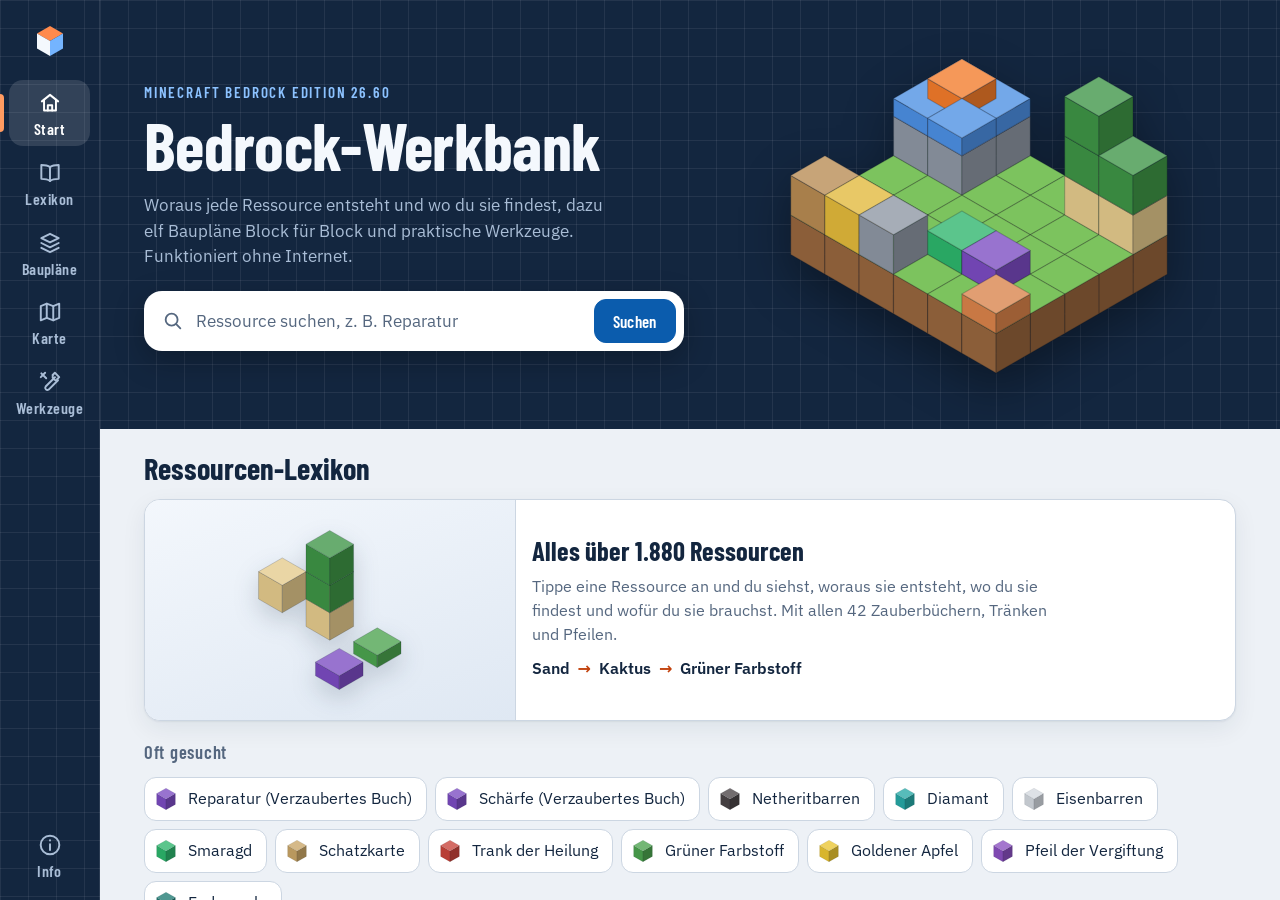
<file: index.html>
<!DOCTYPE html>
<html lang="de" data-platform="web">
<head>
<meta charset="utf-8">
<meta name="viewport" content="width=device-width, initial-scale=1, viewport-fit=cover">
<meta name="color-scheme" content="light dark">
<title>Bedrock-Werkbank</title>
<link rel="icon" href="favicon.ico">
<link rel="manifest" href="manifest.webmanifest">
<link rel="apple-touch-icon" href="icons/apple-touch-icon.png">
<meta name="theme-color" content="#13263F">
<meta name="mobile-web-app-capable" content="yes">
<meta name="apple-mobile-web-app-capable" content="yes">
<meta name="apple-mobile-web-app-status-bar-style" content="black-translucent">
<meta name="apple-mobile-web-app-title" content="Werkbank">
<link rel="stylesheet" href="fonts/fonts.css">
<style>
/* VOICE: Werkstatt-Handbuch, ruhig und genau. IDEA: eine Werkbank mit Bauplänen, Blaupausen-Raster als Grund.
   PICTURE: eigene isometrische Blockszenen (keine Spielgrafik) für Start, Lexikon und jeden Bauplan.
   COLOUR: Blaupausen-Marine als Band, Papierweiß, Signal-Blau als Akzent, Orange als Markierung.
   TYPE: Barlow Condensed für Titel, IBM Plex Sans für Text. LAYOUT: Windows mit Seitenleiste, iPhone mit schwebender Tab-Leiste. */
:root {
  --paper: #EDF1F6; --sheet: #FFFFFF; --ink: #13263F; --ink-soft: #55677F; --line: #CCD6E2;
  --accent: #0B5CAD; --on-accent: #FFFFFF; --mark: #C2410C; --tint: #E6EEF8;
  --band: #13263F; --band-ink: #F4F8FD; --band-soft: #A9BDD6; --band-line: rgba(255, 255, 255, .07); --band-edge: rgba(255, 255, 255, .10);
  --band-mark: #FF9B61; --pic: linear-gradient(160deg, #F3F7FC, #DFE8F3);
  --glass: rgba(19, 38, 63, .86); --glass-edge: rgba(255, 255, 255, .16);
  --shadow: 0 1px 2px rgba(19, 38, 63, .06), 0 8px 24px rgba(19, 38, 63, .07);
  --lift: 0 2px 4px rgba(19, 38, 63, .08), 0 16px 36px rgba(19, 38, 63, .14);
  --ok: #1E7A3C; --ok-soft: #E3F3E7;
  --r: 16px;
  --f-display: 'Barlow Condensed', 'Arial Narrow', 'Helvetica Neue', sans-serif;
  --f-body: 'IBM Plex Sans', 'Segoe UI Variable Text', 'Segoe UI', system-ui, -apple-system, sans-serif;
}
@media (prefers-color-scheme: dark) {
  :root:not([data-theme="light"]) {
    color-scheme: dark;
    --paper: #09131F; --sheet: #101F33; --ink: #E6EEF8; --ink-soft: #9DB2CC; --line: #25405F;
    --accent: #74B4FF; --on-accent: #06121F; --mark: #FF9B61; --tint: #17304F;
    --band: #0D1C30; --band-soft: #9DB2CC; --band-line: rgba(255, 255, 255, .05); --band-edge: rgba(255, 255, 255, .08);
    --pic: linear-gradient(160deg, #14283F, #0E1D30); --glass: rgba(8, 18, 31, .84); --glass-edge: rgba(255, 255, 255, .12);
    --shadow: 0 1px 2px rgba(0, 0, 0, .3), 0 8px 24px rgba(0, 0, 0, .25); --lift: 0 2px 4px rgba(0, 0, 0, .35), 0 16px 36px rgba(0, 0, 0, .4);
    --ok: #5FD38A; --ok-soft: #12362A;
  }
}
:root[data-theme="dark"] {
    color-scheme: dark;
    --paper: #09131F; --sheet: #101F33; --ink: #E6EEF8; --ink-soft: #9DB2CC; --line: #25405F;
    --accent: #74B4FF; --on-accent: #06121F; --mark: #FF9B61; --tint: #17304F;
    --band: #0D1C30; --band-soft: #9DB2CC; --band-line: rgba(255, 255, 255, .05); --band-edge: rgba(255, 255, 255, .08);
    --pic: linear-gradient(160deg, #14283F, #0E1D30); --glass: rgba(8, 18, 31, .84); --glass-edge: rgba(255, 255, 255, .12);
    --shadow: 0 1px 2px rgba(0, 0, 0, .3), 0 8px 24px rgba(0, 0, 0, .25); --lift: 0 2px 4px rgba(0, 0, 0, .35), 0 16px 36px rgba(0, 0, 0, .4);
    --ok: #5FD38A; --ok-soft: #12362A;
  }
:root[data-theme="light"] { color-scheme: light; }
* { box-sizing: border-box; -webkit-tap-highlight-color: transparent; }
html, body { height: 100%; }
body { margin: 0; height: 100vh; height: 100dvh; display: grid; grid-template-columns: 100px minmax(0, 1fr); grid-template-rows: minmax(0, 1fr);
  background: var(--paper); color: var(--ink); font-family: var(--f-body); font-size: 16px; line-height: 1.5; overflow: hidden; }
button, input, select, textarea { font: inherit; color: inherit; }
button { touch-action: manipulation; }
:focus-visible { outline: 2px solid var(--mark); outline-offset: 2px; }
[hidden] { display: none !important; }
html[data-platform="exe"] .web-only, html[data-platform="web"] .exe-only { display: none !important; }
h1, h2, h3, .eyebrow, .navbtn, .cap, .ptitle, .fact b, .btn { font-family: var(--f-display); }

/* Navigation: Seitenleiste */
.rail { background-color: var(--band); background-image: linear-gradient(var(--band-line) 1px, transparent 1px), linear-gradient(90deg, var(--band-line) 1px, transparent 1px);
  background-size: 28px 28px; color: var(--band-soft); border-right: 1px solid var(--band-edge); display: flex; flex-direction: column; gap: 4px;
  padding: 16px 9px 12px; overflow-y: auto; scrollbar-width: none; -webkit-user-select: none; user-select: none; z-index: 30; }
.logo { display: flex; justify-content: center; padding: 0 0 12px; }
.logo svg { width: 48px; height: 48px; display: block; }
.cap { font-size: .8rem; font-weight: 600; letter-spacing: .14em; text-transform: uppercase; text-align: center; opacity: .8; margin: 14px 0 2px; }
.navbtn { appearance: none; border: 0; background: transparent; border-radius: 14px; padding: 10px 2px 8px; display: flex; flex-direction: column; align-items: center;
  gap: 5px; cursor: pointer; position: relative; font-weight: 600; font-size: 1rem; letter-spacing: .03em; line-height: 1.05; text-align: center; color: var(--band-soft); }
.navbtn svg { width: 26px; height: 26px; fill: none; stroke: currentColor; stroke-width: 1.8; stroke-linecap: round; stroke-linejoin: round; }
.navbtn:hover { background: rgba(255, 255, 255, .07); color: var(--band-ink); }
.navbtn:active { background: rgba(255, 255, 255, .14); }
.navbtn[aria-current="page"] { background: rgba(255, 255, 255, .13); color: #FFFFFF; }
.navbtn[aria-current="page"]::before { content: ""; position: absolute; left: -9px; top: 14px; bottom: 14px; width: 4px; border-radius: 0 4px 4px 0; background: var(--band-mark); }
.m-only { display: none; }
.spacer { flex: 1; }

/* Arbeitsfläche */
.stage { position: relative; min-width: 0; min-height: 0; background: var(--band); }
.stage > iframe, .stage > .startview { position: absolute; left: 0; right: 0; bottom: 0; top: env(safe-area-inset-top, 0px); width: 100%; height: calc(100% - env(safe-area-inset-top, 0px)); border: 0; background: var(--paper); }
.stage > .off { visibility: hidden; pointer-events: none; }
@media (prefers-reduced-motion: no-preference) {
  .stage > .on { animation: fade .22s ease both; }
  @keyframes fade { from { opacity: 0; transform: translateY(6px); } to { opacity: 1; transform: none; } }
  .navbtn, .pcard, .lexcard, .qchip { transition: background-color .15s ease, color .15s ease, box-shadow .2s ease, transform .2s ease, border-color .15s ease; }
}

/* Startseite */
.startview { overflow-y: auto; -webkit-overflow-scrolling: touch; overscroll-behavior: contain; scrollbar-width: thin; scrollbar-color: var(--line) transparent; }
.hero { background-color: var(--band); background-image: linear-gradient(var(--band-line) 1px, transparent 1px), linear-gradient(90deg, var(--band-line) 1px, transparent 1px);
  background-size: 28px 28px; color: var(--band-ink); }
.hero-in { max-width: 1240px; margin: 0 auto; padding: clamp(24px, 4vw, 52px) clamp(16px, 4vw, 44px) clamp(28px, 4vw, 48px); display: grid;
  grid-template-columns: minmax(0, 1.05fr) minmax(0, 1fr); gap: clamp(16px, 3vw, 40px); align-items: center; }
.eyebrow { margin: 0 0 8px; color: #8CC2FF; font-weight: 600; letter-spacing: .12em; text-transform: uppercase; font-size: .95rem; }
.hero h1 { margin: 0; font-size: clamp(2.6rem, 6vw, 4.2rem); line-height: .98; font-weight: 700; letter-spacing: -.01em; text-wrap: balance; }
.lead { margin: 14px 0 22px; color: var(--band-soft); font-size: 1.08rem; max-width: 46ch; }
.hsearch { display: flex; align-items: center; gap: 10px; height: 60px; padding: 0 8px 0 18px; border-radius: 18px; background: var(--sheet); color: var(--ink);
  box-shadow: 0 10px 30px rgba(0, 0, 0, .25); max-width: 560px; }
.hsearch svg { width: 22px; height: 22px; flex: none; fill: none; stroke: var(--ink-soft); stroke-width: 2; stroke-linecap: round; }
.hsearch input { flex: 1; min-width: 0; height: 100%; border: 0; background: transparent; outline: none; font-size: 1.06rem; }
.hsearch input::placeholder { color: var(--ink-soft); }
.hsearch input::-webkit-search-cancel-button { display: none; }
.btn { appearance: none; height: 44px; padding: 0 18px; border-radius: 12px; border: 1.5px solid var(--line); background: var(--sheet); font-weight: 600; font-size: 1.05rem;
  letter-spacing: .02em; cursor: pointer; }
.btn:hover { background: var(--tint); }
.btn.primary { background: var(--accent); border-color: var(--accent); color: var(--on-accent); }
.btn.primary:hover { filter: brightness(1.08); background: var(--accent); }
.hero-pic { min-height: 240px; }
.hero-pic svg { display: block; width: 100%; height: 100%; max-height: 330px; filter: drop-shadow(0 18px 24px rgba(0, 0, 0, .35)); }
.sv { max-width: 1240px; margin: 0 auto; padding: 24px clamp(16px, 4vw, 44px) 40px; display: flex; flex-direction: column; gap: 30px; }
.sv h2 { margin: 0 0 14px; font-size: 1.9rem; line-height: 1.05; }
.sv h3 { margin: 18px 0 10px; font-size: 1.15rem; letter-spacing: .04em; color: var(--ink-soft); font-weight: 600; }
.install { margin: 0; display: flex; gap: 14px; align-items: center; padding: 14px 16px; border-radius: var(--r); background: var(--tint); border: 1px solid var(--line); }
.install p { margin: 0; flex: 1; }
.install button, .install .dl { flex: none; }
.dl { display: inline-flex; align-items: center; text-decoration: none; }
.plans { display: grid; grid-template-columns: repeat(4, minmax(0, 1fr)); gap: 18px; }
.pcard, .lexcard { appearance: none; text-align: left; display: flex; flex-direction: column; padding: 0; border: 1px solid var(--line); border-radius: var(--r); background: var(--sheet);
  box-shadow: var(--shadow); overflow: hidden; cursor: pointer; color: inherit; text-decoration: none; }
.pcard:hover, .lexcard:hover { box-shadow: var(--lift); transform: translateY(-2px); border-color: var(--accent); }
.ppic { height: 170px; background: var(--pic); display: flex; align-items: center; justify-content: center; padding: 14px; border-bottom: 1px solid var(--line); }
.ppic svg { width: 100%; height: 100%; display: block; filter: drop-shadow(0 10px 12px rgba(19, 38, 63, .18)); }
.pbody { padding: 14px 16px 16px; display: flex; flex-direction: column; gap: 10px; }
.ptitle { font-size: 1.65rem; font-weight: 700; line-height: 1; display: flex; align-items: center; justify-content: space-between; gap: 8px; }
.ptitle span { font-family: var(--f-body); font-size: .85rem; font-weight: 500; color: var(--ink-soft); white-space: nowrap; }
.facts { display: grid; grid-template-columns: repeat(2, minmax(0, 1fr)); gap: 8px 12px; margin: 0; }
.fact { min-width: 0; }
.fact small { display: block; font-size: .78rem; color: var(--ink-soft); letter-spacing: .02em; }
.fact b { display: block; font-size: 1.08rem; font-weight: 600; line-height: 1.15; overflow-wrap: anywhere; }
.lexcard { flex-direction: row; align-items: stretch; width: 100%; }
.lexcard .ppic { width: 34%; height: 220px; border-bottom: 0; border-right: 1px solid var(--line); }
.lexcard .ppic svg { max-height: 170px; }
.lexcard .pbody { justify-content: center; flex: 1; }
.lexcard p { margin: 0; color: var(--ink-soft); max-width: 52ch; }
.chain { display: flex; align-items: center; gap: 8px; flex-wrap: wrap; font-weight: 600; }
.chain i { font-style: normal; color: var(--mark); }
.qchips { display: flex; flex-wrap: wrap; gap: 8px; }
.qchip { appearance: none; display: inline-flex; align-items: center; gap: 9px; min-height: 44px; padding: 6px 14px 6px 8px; border-radius: 12px; border: 1.5px solid var(--line);
  background: var(--sheet); cursor: pointer; font-size: .98rem; text-align: left; }
.qchip:hover { border-color: var(--accent); }
.qchip svg { width: 26px; height: 26px; flex: none; }
/* Originalbilder aus Mojangs Resource Pack, geladen auf dem Gerät */
.qt { position: relative; display: inline-flex; width: 26px; height: 26px; flex: none; }
.qt > svg { width: 100%; height: 100%; }
.qt.tx > svg:not(.txi) { display: none; }
.qt .txi { position: absolute; inset: 0; }
.li .qt { width: 30px; height: 30px; }
.txi image { image-rendering: crisp-edges; image-rendering: pixelated; }
.fine { margin: 6px 0 0; font-size: .84rem; color: var(--ink-soft); max-width: 80ch; }

/* Werkzeuge */
.tools { display: grid; grid-template-columns: minmax(0, 1.5fr) minmax(0, 1fr); gap: 18px; align-items: start; }
.tcard { border: 1px solid var(--line); border-radius: var(--r); background: var(--sheet); box-shadow: var(--shadow); padding: 16px; display: flex; flex-direction: column; gap: 14px; min-width: 0; }
.thead { display: flex; gap: 14px; align-items: center; }
.ticon { width: 64px; height: 64px; flex: none; border-radius: 14px; background: var(--pic); padding: 6px; }
.ticon svg { width: 100%; height: 100%; display: block; }
.ticon .qt, .tlink .qt { width: 100%; height: 100%; display: flex; }
.tlink .qt { width: 40px; height: 40px; flex: none; }
.ppic { position: relative; }
.pout { position: absolute; top: 10px; right: 10px; width: 42px; height: 42px; border-radius: 12px; background: var(--sheet); border: 1px solid var(--line); box-shadow: var(--shadow); display: grid; place-items: center; }
.pout .qt { width: 30px; height: 30px; }
.thead p { margin: 4px 0 0; color: var(--ink-soft); }
.seg { display: grid; grid-template-columns: 1fr 1fr; padding: 4px; gap: 4px; border-radius: 14px; background: var(--tint); border: 1px solid var(--line); }
.seg button { appearance: none; min-height: 44px; border: 0; border-radius: 10px; background: transparent; color: var(--ink-soft); font-weight: 600; font-size: 1rem; cursor: pointer; padding: 4px 8px; }
.seg button[aria-checked="true"] { background: var(--sheet); color: var(--ink); box-shadow: 0 1px 4px rgba(19, 38, 63, .16); }
.coords { display: grid; grid-template-columns: repeat(3, minmax(0, 1fr)); gap: 10px; }
.coords label { display: flex; flex-direction: column; gap: 4px; font-weight: 600; font-size: .9rem; color: var(--ink-soft); min-width: 0; }
.coords input { width: 100%; min-width: 0; height: 48px; border-radius: 12px; border: 1.5px solid var(--line); background: var(--sheet); color: var(--ink); padding: 0 12px;
  font-size: 1.15rem; font-weight: 600; font-variant-numeric: tabular-nums; -moz-appearance: textfield; appearance: textfield; }
.coords input::-webkit-outer-spin-button, .coords input::-webkit-inner-spin-button { -webkit-appearance: none; margin: 0; }
.coords input:focus { outline: none; border-color: var(--accent); box-shadow: 0 0 0 3px color-mix(in srgb, var(--accent) 25%, transparent); }
.pres { border-radius: 14px; background: var(--band); color: var(--band-ink); padding: 12px 14px 14px; }
.pres small { display: block; color: var(--band-soft); font-size: .9rem; margin-bottom: 6px; }
.pres .xyz { display: grid; grid-template-columns: repeat(3, minmax(0, 1fr)); gap: 10px; }
.pres .xyz div { min-width: 0; }
.pres .xyz span { display: block; font-size: .8rem; color: var(--band-soft); letter-spacing: .06em; }
.pres .xyz b { display: block; font-size: 1.7rem; line-height: 1.1; font-variant-numeric: tabular-nums; overflow-wrap: anywhere; }
.tcard .fine { margin: 0; }
.tlinks { display: flex; flex-direction: column; gap: 10px; }
.tlink { appearance: none; display: flex; align-items: center; gap: 12px; min-height: 64px; padding: 10px 14px 10px 10px; border-radius: 14px; border: 1.5px solid var(--line); background: var(--sheet);
  cursor: pointer; text-align: left; color: inherit; }
.tlink:hover { border-color: var(--accent); }
.tlink svg { width: 40px; height: 40px; flex: none; }
.tlink b { display: block; font-size: 1.08rem; }
.tlink small { display: block; color: var(--ink-soft); font-size: .9rem; }

/* Werkzeuge: Kacheln auf der Startseite */
.tiles { display: grid; grid-template-columns: repeat(2, minmax(0, 1fr)); gap: 10px; }
.ttile { appearance: none; display: flex; align-items: center; gap: 12px; min-height: 76px; padding: 10px 14px 10px 10px; border-radius: 14px; border: 1px solid var(--line);
  background: var(--sheet); box-shadow: var(--shadow); cursor: pointer; text-align: left; color: inherit; min-width: 0; }
.ttile:hover { border-color: var(--accent); }
.ttile .ticon { width: 52px; height: 52px; border-radius: 12px; padding: 5px; }
.ttile b { display: block; font: 700 1.25rem/1.1 var(--f-display); }
.ttile small { display: block; color: var(--ink-soft); font-size: .88rem; overflow-wrap: anywhere; }
/* Werkzeuge: eigener Bereich */
.thero .hero-in { grid-template-columns: minmax(0, 1fr); padding-bottom: clamp(20px, 3vw, 30px); }
.thero h1 { font-size: clamp(2.3rem, 5vw, 3.4rem); }
.thero .lead { margin-bottom: 0; }
.tabsbar { display: grid; grid-template-columns: repeat(8, minmax(0, 1fr)); gap: 4px; padding: 4px; border-radius: 14px; background: var(--tint); border: 1px solid var(--line); }
.tabsbar button { appearance: none; min-width: 0; min-height: 50px; border: 0; border-radius: 10px; background: transparent; color: var(--ink-soft); display: flex; align-items: center; justify-content: center; gap: 9px;
  font: 600 1.05rem var(--f-display); letter-spacing: .02em; padding: 4px 8px; cursor: pointer; white-space: nowrap; }
.tabsbar button[aria-selected="true"] { background: var(--sheet); color: var(--ink); box-shadow: 0 1px 4px rgba(19, 38, 63, .16); }
.tabsbar .tbi { display: inline-flex; }
.tabsbar .qt { width: 26px; height: 26px; }
.tabsbar .ts { display: none; }
.tpanel { display: flex; flex-direction: column; gap: 18px; }
.pgrid { display: flex; flex-direction: column; gap: 14px; }
.pgrid > div { display: flex; flex-direction: column; gap: 14px; min-width: 0; }
@media (min-width: 1000px) { .pgrid { display: grid; grid-template-columns: minmax(0, 1fr) minmax(0, 1fr); gap: 22px; align-items: start; } }
.twocol { display: grid; grid-template-columns: minmax(0, 1fr) minmax(0, 1fr); gap: 18px; align-items: start; }
.thead2 { display: flex; align-items: baseline; justify-content: space-between; gap: 12px; flex-wrap: wrap; }
.tcount { color: var(--ink-soft); font-variant-numeric: tabular-nums; }
.inp { width: 100%; min-width: 0; height: 48px; border-radius: 12px; border: 1.5px solid var(--line); background: var(--sheet); color: var(--ink); padding: 0 12px;
  font-size: 1.05rem; -moz-appearance: textfield; }
.inp::-webkit-outer-spin-button, .inp::-webkit-inner-spin-button { -webkit-appearance: none; margin: 0; }
select.inp { padding-right: 8px; }
textarea.inp { height: auto; padding: 10px 12px; font: .85rem/1.4 ui-monospace, Consolas, monospace; resize: vertical; }
.inp:focus { outline: none; border-color: var(--accent); box-shadow: 0 0 0 3px color-mix(in srgb, var(--accent) 25%, transparent); }
.fl { display: flex; flex-direction: column; gap: 4px; font-weight: 600; font-size: .9rem; color: var(--ink-soft); min-width: 0; }
.frow { display: grid; grid-template-columns: minmax(0, 1fr) 96px auto; gap: 8px; }
.tacts { display: flex; flex-wrap: wrap; gap: 8px; }
.btn[data-armed] { border-color: var(--mark); color: var(--mark); }
.list { list-style: none; margin: 0; padding: 0; }
.li { display: flex; align-items: center; gap: 12px; padding: 8px 0; border-bottom: 1px solid var(--line); min-height: 58px; }
.li:last-child { border-bottom: 0; }
.chk { appearance: none; width: 34px; height: 34px; flex: none; border-radius: 10px; border: 2px solid var(--line); background: var(--sheet); cursor: pointer;
  display: grid; place-items: center; color: transparent; font-weight: 700; padding: 0; }
.chk::after { content: '✓'; }
.li.done .chk { background: var(--ok); border-color: var(--ok); color: #fff; }
.lbody { flex: 1; min-width: 0; }
.lbody b { font-variant-numeric: tabular-nums; margin-right: 4px; }
.lbody .lname { background: none; border: 0; padding: 0; color: var(--accent); cursor: pointer; text-align: left; font-weight: 500; }
.lbody .lname:hover { text-decoration: underline; }
.lbody small { display: block; color: var(--ink-soft); font-size: .85rem; overflow-wrap: anywhere; }
.li.done .lbody { color: var(--ink-soft); }
.li.done .lbody b, .li.done .lbody .lname, .li.done .lbody .ltext { text-decoration: line-through; }
.xbtn { appearance: none; width: 40px; height: 40px; flex: none; border: 0; border-radius: 10px; background: none; color: var(--ink-soft); cursor: pointer; font-size: 1.4rem; line-height: 1; }
.xbtn:hover { background: var(--tint); color: var(--ink); }
.seg.three { grid-template-columns: repeat(3, 1fr); }
.olist { list-style: none; margin: 0; padding: 0; display: flex; flex-direction: column; gap: 10px; }
.oitem { border: 1px solid var(--line); border-radius: 14px; padding: 12px 14px; display: flex; flex-direction: column; gap: 6px; background: var(--sheet); }
.oitem .otop { display: flex; align-items: center; gap: 8px; flex-wrap: wrap; }
.oitem .otop b { font: 700 1.25rem/1.1 var(--f-display); }
.dim { font-size: .8rem; font-weight: 600; border-radius: 999px; padding: 2px 9px; background: var(--tint); color: var(--ink-soft); }
.dim.nether { background: #F6DCD3; color: #8A2A12; } .dim.end { background: #ECE7C9; color: #5D5520; }
@media (prefers-color-scheme: dark) { :root:not([data-theme="light"]) .dim.nether { background: #4A2117; color: #FFB79E; } :root:not([data-theme="light"]) .dim.end { background: #3C3A22; color: #E6E0A6; } }
:root[data-theme="dark"] .dim.nether { background: #4A2117; color: #FFB79E; } :root[data-theme="dark"] .dim.end { background: #3C3A22; color: #E6E0A6; }
.oxyz { font-variant-numeric: tabular-nums; font-weight: 600; }
.oconv, .onote { color: var(--ink-soft); font-size: .9rem; }
.oitem .tacts .btn { height: 38px; padding: 0 12px; font-size: .95rem; }
.erows { display: grid; grid-template-columns: repeat(auto-fill, minmax(230px, 1fr)); gap: 8px; }
.erow { display: flex; align-items: center; gap: 6px; border: 1.5px solid var(--line); border-radius: 12px; padding: 4px 4px 4px 6px; background: var(--sheet); min-width: 0; }
.erow.on { border-color: var(--accent); background: var(--tint); }
.erow.off { opacity: .45; }
.etog { appearance: none; flex: 1; min-width: 0; min-height: 40px; border: 0; background: none; text-align: left; cursor: pointer; font-weight: 600; padding: 0 4px; display: flex; align-items: center; gap: 8px; }
.etog::before { content: ''; width: 18px; height: 18px; flex: none; border-radius: 5px; border: 2px solid var(--line); background: var(--sheet); }
.erow.on .etog::before { background: var(--accent); border-color: var(--accent); box-shadow: inset 0 0 0 3px var(--sheet); }
.etog small { display: block; font-weight: 400; color: var(--ink-soft); font-size: .78rem; }
.erow select { height: 38px; border-radius: 9px; border: 1px solid var(--line); background: var(--sheet); padding: 0 4px; }
.aout { display: flex; flex-direction: column; gap: 10px; }
.asum { border-radius: 14px; background: var(--band); color: var(--band-ink); padding: 12px 14px; display: grid; grid-template-columns: repeat(3, minmax(0, 1fr)); gap: 10px; }
.asum > div { display: flex; flex-direction: column; justify-content: space-between; gap: 2px; min-width: 0; }
.asum span { display: block; font-size: .8rem; color: var(--band-soft); letter-spacing: .04em; line-height: 1.25; }
.asum b { display: block; font: 700 1.7rem/1.1 var(--f-display); font-variant-numeric: tabular-nums; }
.asteps { list-style: none; margin: 0; padding: 0; counter-reset: st; display: flex; flex-direction: column; gap: 8px; }
.asteps li { counter-increment: st; display: grid; grid-template-columns: 34px minmax(0, 1fr) auto; gap: 10px; align-items: center; border: 1px solid var(--line); border-radius: 12px; padding: 8px 10px; }
.asteps li::before { content: counter(st); width: 30px; height: 30px; border-radius: 9px; background: var(--tint); display: grid; place-items: center; font-weight: 700; }
.asteps li.item::before { background: var(--accent); color: var(--on-accent); }
.asteps .acost { font-weight: 700; font-variant-numeric: tabular-nums; white-space: nowrap; }
.asteps small { display: block; color: var(--ink-soft); }
.warn { border-radius: 12px; padding: 10px 12px; background: #FDE7DC; color: #7A2A0C; }
@media (prefers-color-scheme: dark) { :root:not([data-theme="light"]) .warn { background: #4A2117; color: #FFCDB8; } }
:root[data-theme="dark"] .warn { background: #4A2117; color: #FFCDB8; }
.toast { position: fixed; left: 50%; bottom: 24px; transform: translate(-50%, 20px); opacity: 0; pointer-events: none; z-index: 40; display: flex; align-items: center; gap: 12px;
  max-width: calc(100vw - 24px); padding: 10px 10px 10px 16px; border-radius: 14px; background: var(--band); color: var(--band-ink); box-shadow: var(--lift); transition: opacity .2s, transform .2s; }
.toast.show { opacity: 1; transform: translate(-50%, 0); pointer-events: auto; }
.toast .btn { height: 38px; flex: none; }
@media (prefers-reduced-motion: reduce) { .toast { transition: none; } }
.newslist { margin: 0; padding-left: 1.2em; display: flex; flex-direction: column; gap: 6px; }

/* Hintergründe (H1 bis H5): Originalbilder aus Mojangs Repository, erst nach dem Laden sichtbar */
.hero { position: relative; isolation: isolate; overflow: hidden; }
.pano { position: absolute; inset: 0; z-index: -1; pointer-events: none; opacity: 0; transition: opacity .7s ease; image-rendering: auto; }
.pano.ok { opacity: 1; }
.pano .still { position: absolute; inset: 0; background-position: 40% 45%; background-size: cover; background-repeat: no-repeat; }
.pano::after { content: ''; position: absolute; inset: 0; background: linear-gradient(180deg, rgba(8, 20, 36, .2) 0%, rgba(8, 20, 36, .5) 42%, rgba(8, 20, 36, .9) 100%); }
.pano.ok ~ .hero-in h1, .pano.ok ~ .hero-in .lead, .pano.ok ~ .hero-in .eyebrow { text-shadow: 0 2px 14px rgba(0, 0, 0, .55); }
.pano.ok ~ .hero-in .lead { color: #DCE7F4; }
/* Bewegt: die vier Seiten des Panoramas als Band nebeneinander, das langsam vorbeizieht (läuft nahtlos im Kreis) */
.pano .belt { position: absolute; top: 0; left: 0; height: 100%; display: flex; will-change: transform; }
.pano .belt i { flex: none; width: var(--s, 1200px); height: 100%; background-size: 100% auto; background-position: center; background-repeat: no-repeat; }
@media (prefers-reduced-motion: no-preference) {
  .pano .belt { animation: panobelt 140s linear infinite; }
  .startview.off .pano .belt { animation-play-state: paused; }
  @keyframes panobelt { to { transform: translateX(calc(var(--s, 1200px) * -4)); } }
  svg.build .cb { animation: blk .5s cubic-bezier(.2, .9, .3, 1.2) both; animation-delay: calc(var(--i) * 26ms + 150ms); }
  @keyframes blk { from { opacity: 0; transform: translateY(-22px); } }
}
@media (min-width: 721px) {
  .pano::after { background: linear-gradient(90deg, rgba(8, 20, 36, .84) 0%, rgba(8, 20, 36, .55) 46%, rgba(8, 20, 36, .12) 100%), linear-gradient(180deg, transparent 55%, rgba(8, 20, 36, .55)); }
}
html:not([data-bg="classic"]) .thero.tex { background-image: linear-gradient(180deg, rgba(16, 10, 4, .48), rgba(16, 10, 4, .8)), var(--tex-wood); background-size: auto, 64px 64px; image-rendering: pixelated; }
html.bgtex.tex-page .startview { background-image: linear-gradient(color-mix(in srgb, var(--paper) 90%, transparent), color-mix(in srgb, var(--paper) 90%, transparent)), var(--tex-page);
  background-size: auto, 64px 64px; image-rendering: pixelated; }
.prefs { display: flex; flex-direction: column; gap: 10px; padding: 12px 14px; border: 1px solid var(--line); border-radius: 14px; background: var(--paper); }
.prefs h3 { margin: 0; }
.prow { display: grid; grid-template-columns: 104px minmax(0, 1fr); gap: 10px; align-items: center; }
.plabel { font-weight: 600; color: var(--ink-soft); font-size: .95rem; }
.prefs .seg { background: var(--sheet); }
.prefs .seg button { min-height: 40px; font-size: .98rem; }
.prefs .seg button[aria-checked="true"] { background: var(--accent); color: var(--on-accent); }
.pchk { display: flex; align-items: center; gap: 10px; font-weight: 600; min-height: 40px; cursor: pointer; }
.pchk input { width: 22px; height: 22px; margin: 0; accent-color: var(--accent); flex: none; }
.prefs .small { margin: 0; }
@media (max-width: 520px) { .prow { grid-template-columns: minmax(0, 1fr); gap: 4px; } }

/* Bau-Modus aus dem Bauplan: Navigation ausblenden */
html.bmode body { grid-template-columns: minmax(0, 1fr); }
html.bmode .rail { display: none !important; }
/* Druck aus dem Bauplan: nur der Ausdruck */
#printroot { display: none; }
@media print {
  html, body { height: auto !important; overflow: visible !important; background: #fff !important; }
  body { display: block !important; }
  body > *:not(#printroot) { display: none !important; }
  #printroot { display: block !important; }
}
/* Welten */
.worldbar { display: flex; flex-wrap: wrap; align-items: center; gap: 8px; }
.worldbar .wl { font: 600 1.02rem var(--f-display); color: var(--ink-soft); letter-spacing: .04em; }
.worldbar select { width: auto; flex: 1 1 170px; max-width: 340px; }
.wform { display: flex; flex-wrap: wrap; gap: 8px; align-items: center; width: 100%; }
.wform input { flex: 1 1 200px; }
/* Wegweiser */
.here { display: flex; flex-direction: column; gap: 8px; padding: 12px; border-radius: 12px; background: var(--paper); border: 1px solid var(--line); }
.here .coords { grid-template-columns: repeat(2, minmax(0, 1fr)); }
.odist { font-size: .92rem; color: var(--accent); font-weight: 600; }
.paste { display: flex; gap: 8px; }
.paste input { flex: 1; min-width: 0; }
/* Kreis-Rechner */
.seg.four { grid-template-columns: repeat(4, minmax(0, 1fr)); }
.clay { display: grid; grid-template-columns: 48px 1fr 48px; gap: 8px; align-items: center; text-align: center; font-weight: 600; }
.clay .btn { min-height: 44px; padding: 0; justify-content: center; font-size: 1.3rem; }
.cgrid { border: 1px solid var(--line); border-radius: 12px; background: var(--sheet); padding: 8px; }
.cgrid svg { width: 100%; height: auto; display: block; max-height: 74vh; }
/* Startsuche: Vorschläge aus Bauplänen, Werkzeugen, Übersichten und Lexikon */
.hsugg { margin-top: 8px; border-radius: 16px; background: var(--sheet); color: var(--ink); box-shadow: var(--shadow); border: 1px solid var(--line); padding: 6px; max-height: min(420px, 60vh); overflow-y: auto; text-shadow: none; }
.hsugg .sg { font: 600 .78rem var(--f-display); letter-spacing: .1em; text-transform: uppercase; color: var(--ink-soft); padding: 8px 10px 4px; }
.hsugg button { display: flex; align-items: center; gap: 10px; width: 100%; text-align: left; border: 0; background: transparent; padding: 8px 10px; border-radius: 10px; font: inherit; color: inherit; cursor: pointer; min-height: 44px; }
.hsugg button:hover, .hsugg button.kb { background: var(--tint); }
.hsugg button span { min-width: 0; overflow: hidden; text-overflow: ellipsis; white-space: nowrap; }
.hsugg small { margin-left: auto; padding-left: 8px; color: var(--ink-soft); font-size: .82rem; white-space: nowrap; }
.hsugg .qt, .hsugg .sgi { width: 26px; height: 26px; flex: none; }
.hsugg .sgi { display: grid; place-items: center; border-radius: 8px; background: var(--tint); color: var(--accent); font: 600 .9rem var(--f-display); }

/* Info-Fenster */
dialog { border: 1px solid var(--line); border-radius: 20px; padding: 0; background: var(--sheet); color: var(--ink); width: min(690px, calc(100vw - 28px)); max-height: calc(100dvh - 28px);
  box-shadow: 0 24px 80px rgba(6, 18, 31, .35); overflow: hidden; }
dialog[open] { display: flex; flex-direction: column; }
dialog::backdrop { background: rgba(9, 19, 31, .55); -webkit-backdrop-filter: blur(3px); backdrop-filter: blur(3px); }
.dhead { display: flex; align-items: center; gap: 14px; padding: 18px 20px 14px; border-bottom: 1px solid var(--line); }
.dhead svg { width: 50px; height: 50px; flex: none; border-radius: 13px; background: var(--band); padding: 4px; }
.dhead h2 { font-size: 1.9rem; line-height: 1; font-weight: 700; margin: 0; }
.dhead p { margin: 4px 0 0; color: var(--ink-soft); font-size: .92rem; }
.dhead .madeby { margin-top: 6px; color: var(--accent); font-family: var(--f-display); font-weight: 600; font-size: 1.15rem; letter-spacing: .03em; }
.dbody { padding: 16px 20px 6px; overflow-y: auto; display: flex; flex-direction: column; gap: 14px; }
.dbody p { margin: 0; }
.dbody h3 { font-family: var(--f-display); font-size: .9rem; font-weight: 600; letter-spacing: .1em; text-transform: uppercase; color: var(--ink-soft); margin: 0 0 6px; }
.keys { display: grid; grid-template-columns: auto 1fr; gap: 6px 14px; margin: 0; align-items: baseline; }
.keys dt { white-space: nowrap; }
.keys dd { margin: 0; color: var(--ink-soft); }
kbd { font-family: var(--f-body); font-size: .82rem; font-weight: 500; border: 1px solid var(--line); border-bottom-width: 2px; border-radius: 6px; padding: 1px 6px; background: var(--paper); }
.small { font-size: .88rem; color: var(--ink-soft); }
.lic { margin: 0; padding: 12px; border: 1px solid var(--line); border-radius: 10px; background: var(--paper); font: .72rem/1.45 ui-monospace, 'Cascadia Mono', Consolas, monospace;
  white-space: pre-wrap; overflow-wrap: anywhere; max-height: 260px; overflow-y: auto; }
.dfoot { display: flex; gap: 10px; justify-content: flex-end; flex-wrap: wrap; padding: 14px 20px calc(18px + env(safe-area-inset-bottom, 0px)); }

/* 2.0: Getestet-Marke, Links unter den Bauplänen, Erfahrung, Zeit, Vorab-Laden, Hilfe */
.ptest { position: absolute; left: 8px; bottom: 8px; padding: 2px 9px; border-radius: 999px; background: var(--ok); color: #fff; font-size: .78rem; font-weight: 600; }
.plinks { display: flex; flex-wrap: wrap; gap: 8px; margin-top: 14px; }
.plinks small { color: var(--ink-soft); font-weight: 500; margin-left: 6px; }
.coords.two { grid-template-columns: repeat(2, minmax(0, 1fr)); }
.xbar { height: 10px; border-radius: 999px; background: var(--tint); overflow: hidden; border: 1px solid var(--line); }
.xbar i { display: block; height: 100%; width: 0; background: var(--ok); transition: width .2s ease; }
.xlist { list-style: none; margin: 0; padding: 0; display: flex; flex-direction: column; gap: 8px; }
.xlist li { display: flex; gap: 10px; align-items: center; min-width: 0; }
.xlist .qt { width: 30px; height: 30px; flex: none; }
.xlist b { font-variant-numeric: tabular-nums; }
.zgrid { display: grid; grid-template-columns: repeat(3, minmax(0, 1fr)); gap: 14px; align-items: start; }
.zbox { display: flex; flex-direction: column; gap: 12px; padding: 14px; border: 1px solid var(--line); border-radius: 14px; background: var(--paper); min-width: 0; }
.zbox h3 { margin: 0; font: 700 1.25rem/1.1 var(--f-display); }
.zbox .asum b { font-size: 1.35rem; }
.zin { display: grid; grid-template-columns: minmax(0, 1fr) minmax(0, 1.3fr); gap: 8px; }
.asum.two { grid-template-columns: repeat(2, minmax(0, 1fr)); }
.tpl { display: flex; flex-direction: column; gap: 6px; }
.tprog { display: flex; flex-direction: column; gap: 6px; }
.tprog .xbar i { background: var(--accent); }
.help details { border-top: 1px solid var(--line); padding: 9px 0; }
.help details:last-child { border-bottom: 1px solid var(--line); }
.help summary { cursor: pointer; font-weight: 600; }
.help p, .help ul { margin: 6px 0 0; font-size: .95rem; }
.help ul { padding-left: 20px; }
.help li + li { margin-top: 3px; }
@media (max-width: 1000px) { .zgrid { grid-template-columns: minmax(0, 1fr); } }
@media (min-width: 721px) and (max-width: 1240px) { .tabsbar .tl { display: none; } .tabsbar .ts { display: inline; } }

.kgrid { display: grid; grid-template-columns: repeat(2, minmax(0, 1fr)); gap: 16px; align-items: start; }
.kgrid .tcard { margin: 0; }
.kform { display: flex; flex-direction: column; gap: 8px; }
.kok { color: var(--ok); }
.kbad { color: var(--mark); }
@media (max-width: 1000px) { .kgrid { grid-template-columns: minmax(0, 1fr); } }
.kgrid .kwide { grid-column: 1 / -1; }
.ksearch { display: flex; gap: 8px; }
.ksearch .inp { flex: 1; }
.ksearch .btn { flex: none; height: 48px; }
#k-terms .qchip { min-height: 40px; padding: 4px 12px; }
.kres { list-style: none; margin: 0; padding: 0; display: grid; grid-template-columns: repeat(auto-fill, minmax(min(100%, 330px), 1fr)); gap: 10px; }
.kres:empty { display: none; }
.kr { display: flex; gap: 10px; align-items: flex-start; border: 1px solid var(--line); border-radius: 12px; padding: 10px 12px; background: var(--sheet); min-width: 0; position: relative; }
.kic { flex: none; width: 36px; height: 36px; display: grid; place-items: center; }
.ksvg { display: block; flex: none; filter: drop-shadow(0 1px 1.5px rgba(0, 0, 0, .3)); }
.kno { display: inline-grid; place-items: center; min-width: 22px; height: 22px; padding: 0 6px; border-radius: 999px; background: #0B5CAD; color: #fff; font-size: .78rem; font-weight: 700; font-variant-numeric: tabular-nums; }
.kr > .kno { position: absolute; left: -6px; top: -6px; box-shadow: 0 1px 3px rgba(0, 0, 0, .25); }
.kt { flex: 1; min-width: 0; display: flex; flex-direction: column; gap: 2px; }
.kt b { font-size: 1.02rem; }
.kt .small { overflow-wrap: anywhere; }
.kt .kbadge { align-self: flex-start; font-size: .74rem; font-weight: 600; padding: 1px 7px; border-radius: 999px; background: var(--tint); color: var(--ink-soft); }
.kt .tacts .btn { height: 36px; padding: 0 12px; font-size: .92rem; }
.kstat { display: flex; flex-wrap: wrap; align-items: center; gap: 6px 12px; }
.kstat .small { flex: 1; min-width: 200px; margin: 0; }
.kstat .btn { height: 36px; padding: 0 12px; font-size: .92rem; }
.kstat .btn[hidden] { display: none; }
.kmdim { width: min(100%, 330px); font-size: .9rem; }
.kmdim button { min-height: 36px; }
#k-mapcard .ptitle { flex-wrap: wrap; }
.kmap { position: relative; height: min(64vh, 560px); min-height: 300px; border-radius: 12px; overflow: hidden; border: 1px solid var(--line); background: #1b2a3a;
  touch-action: none; user-select: none; -webkit-user-select: none; -webkit-touch-callout: none; }
.kmap canvas { display: block; width: 100%; height: 100%; cursor: grab; }
.kmap canvas:active { cursor: grabbing; }
.kzoom { position: absolute; top: 10px; right: 10px; display: flex; flex-direction: column; gap: 6px; }
.kzoom button { appearance: none; width: 42px; height: 42px; border-radius: 12px; border: 1px solid var(--glass-edge); background: var(--glass); color: #F4F8FD;
  font-size: 1.3rem; line-height: 1; cursor: pointer; display: grid; place-items: center; transition: background-color .15s, transform .1s; }
.kzoom button:active { transform: scale(.94); }
.kzoom button[aria-pressed="true"] { background: #0B5CAD; border-color: #0B5CAD; }
.kinfo { position: absolute; top: 10px; left: 10px; max-width: calc(100% - 76px); padding: 5px 10px; border-radius: 10px; background: var(--glass); color: #F4F8FD; font-size: .84rem;
  pointer-events: none; font-variant-numeric: tabular-nums; }
.kinfo:empty { display: none; }
.kscale { position: absolute; left: 10px; bottom: 10px; display: flex; flex-direction: column; gap: 2px; color: #F4F8FD; font-size: .78rem; pointer-events: none;
  text-shadow: 0 1px 2px rgba(0, 0, 0, .8); }
.kscale i { display: block; height: 6px; border: 2px solid #F4F8FD; border-top: 0; box-shadow: 0 1px 2px rgba(0, 0, 0, .6); transition: width .15s; }
.kempty { position: absolute; inset: 0; margin: 0; display: grid; place-items: center; padding: 24px; text-align: center; color: #F4F8FD; background: rgba(13, 28, 48, .72); font-size: 1rem; }
.kempty[hidden] { display: none; }
.kyou { position: absolute; left: 0; top: 0; width: 0; height: 0; pointer-events: none; z-index: 1; }
.kyou[hidden] { display: none; }
.kyou i { position: absolute; left: -9px; top: -9px; width: 18px; height: 18px; border-radius: 50%; background: #0B84FF; border: 3px solid #fff; box-shadow: 0 1px 4px rgba(0, 0, 0, .45); }
.kyou i::after { content: ''; position: absolute; inset: -3px; border-radius: 50%; border: 3px solid rgba(11, 132, 255, .55); animation: kpulse 1.8s ease-out infinite; }
.kyou b { position: absolute; left: 13px; top: -27px; padding: 1px 7px; border-radius: 8px; background: #0B84FF; color: #fff; font-size: .74rem; box-shadow: 0 1px 3px rgba(0, 0, 0, .35); }
@keyframes kpulse { from { transform: scale(1); opacity: 1; } to { transform: scale(2.6); opacity: 0; } }
.kcross { position: absolute; left: 50%; top: 50%; width: 34px; height: 34px; margin: -17px 0 0 -17px; pointer-events: none;
  background: linear-gradient(#fff, #fff) center / 2px 100% no-repeat, linear-gradient(#fff, #fff) center / 100% 2px no-repeat; filter: drop-shadow(0 0 1.5px rgba(0, 0, 0, .9)); }
.kcross[hidden] { display: none; }
.kpick { position: absolute; left: 10px; right: 10px; bottom: 10px; z-index: 2; max-width: 520px; margin: 0 auto; display: flex; gap: 10px; align-items: flex-start;
  border: 1px solid var(--line); border-radius: 14px; padding: 10px 40px 10px 12px; background: var(--sheet); box-shadow: 0 6px 24px rgba(0, 0, 0, .28); animation: kpin .22s ease-out; }
.kpick[hidden] { display: none; }
.kpick .kpx { position: absolute; right: 6px; top: 6px; width: 32px; height: 32px; border: 0; border-radius: 50%; background: var(--tint); color: var(--ink-soft); font-size: 1rem; cursor: pointer; }
@keyframes kpin { from { transform: translateY(12px); opacity: 0; } to { transform: none; opacity: 1; } }
.kfsq { position: absolute; left: 10px; right: 62px; top: 10px; z-index: 2; display: flex; flex-direction: column; gap: 4px; }
.kfsq[hidden] { display: none; }
.kfsrow { display: flex; gap: 6px; }
.kfsrow .inp { flex: 1; height: 44px; }
.kfsrow .btn { height: 44px; }
#k-fsmsg { align-self: flex-start; color: #F4F8FD; font-size: .82rem; text-shadow: 0 1px 2px rgba(0, 0, 0, .9); }
#k-fsmsg:empty { display: none; }
.kmap.kfull { position: fixed; inset: 0; z-index: 35; height: auto; min-height: 0; border: 0; border-radius: 0;
  padding: env(safe-area-inset-top) env(safe-area-inset-right) env(safe-area-inset-bottom) env(safe-area-inset-left); background: #1b2a3a; }
.kmap.kfull canvas { width: 100%; height: 100%; }
.kmap.kfull .kinfo { top: calc(env(safe-area-inset-top) + 86px); }
.kmap.kfull .kzoom { top: calc(env(safe-area-inset-top) + 10px); right: calc(env(safe-area-inset-right) + 10px); }
.kmap.kfull .kfsq { top: calc(env(safe-area-inset-top) + 10px); left: calc(env(safe-area-inset-left) + 10px); }
.kmap.kfull .kpick { bottom: calc(env(safe-area-inset-bottom) + 12px); }
.kmap.kfull .kscale { bottom: calc(env(safe-area-inset-bottom) + 12px); }
html.kfullon, html.kfullon body { overflow: hidden; }
.kpos { display: flex; flex-wrap: wrap; align-items: center; gap: 8px; }
.kpos .fl { margin: 0; flex: 1 0 100%; }
.kpos .inp { width: 7.5em; flex: 1 1 6em; }
.kpos .btn { flex: 1 1 auto; height: 48px; }
.kopts { display: flex; flex-wrap: wrap; gap: 6px 18px; font-size: .92rem; color: var(--ink-soft); }
.kopts label { display: inline-flex; align-items: center; gap: 8px; min-height: 36px; cursor: pointer; }
.kopts input { width: 20px; height: 20px; accent-color: #0B5CAD; }
.klegend, .kbiomes { display: flex; flex-wrap: wrap; align-items: center; gap: 6px; }
.klegend button, .kbiomes button { appearance: none; display: inline-flex; align-items: center; gap: 6px; min-height: 34px; padding: 2px 10px 2px 4px; border-radius: 999px; border: 1px solid var(--line);
  background: var(--sheet); color: var(--ink); font-size: .84rem; cursor: pointer; transition: opacity .15s; }
.kbiomes button { padding-left: 6px; }
.kbiomes:empty { display: none; }
.klegend button[aria-pressed="false"] { opacity: .45; text-decoration: line-through; }
@media (prefers-reduced-motion: reduce) { .kyou i::after, .kpick { animation: none; } }
@media (max-width: 720px) { .ksearch .btn { padding: 0 14px; } .kmap { height: min(60vh, 520px); } .kpos .btn { flex-basis: 100%; } }

/* Mittelbreit */
@media (max-width: 1100px) {
  .plans { grid-template-columns: repeat(2, minmax(0, 1fr)); }
}
@media (max-width: 900px) {
  .tools, .twocol { grid-template-columns: minmax(0, 1fr); }
}
/* iPhone und schmale Fenster: schwebende Tab-Leiste aus Glas */
@media (max-width: 720px) {
  body { grid-template-columns: minmax(0, 1fr); }
  .rail { position: fixed; left: 12px; right: 12px; bottom: calc(10px + env(safe-area-inset-bottom, 0px)); flex-direction: row; align-items: stretch; gap: 2px;
    padding: 6px; border-radius: 28px; border: 1px solid var(--glass-edge); background: var(--glass); background-image: none; overflow: visible;
    -webkit-backdrop-filter: blur(22px) saturate(1.8); backdrop-filter: blur(22px) saturate(1.8); box-shadow: 0 12px 34px rgba(4, 12, 22, .35); }
  .logo, .cap, .spacer, .d-only { display: none; }
  .m-only { display: flex; }
  .navbtn { flex: 1 1 0; min-width: 0; font-size: .9rem; padding: 8px 2px 7px; gap: 3px; border-radius: 22px; }
  .navbtn svg { width: 24px; height: 24px; }
  .navbtn[aria-current="page"] { background: rgba(255, 255, 255, .18); }
  .navbtn[aria-current="page"]::before { display: none; }
  .hero-in { grid-template-columns: minmax(0, 1fr); }
  .hero-pic { min-height: 0; height: 168px; order: -1; margin: -6px 0 -4px; }
  .lead { margin-bottom: 18px; }
  .hsearch { height: 56px; }
  .hsearch .btn { display: none; }
  .sv { padding-bottom: calc(112px + env(safe-area-inset-bottom, 0px)); gap: 26px; }
  .plans { grid-template-columns: repeat(2, minmax(0, 1fr)); gap: 10px; }
  .pcard .ppic { height: 104px; padding: 10px; }
  .pcard .pbody { padding: 10px 12px 12px; gap: 4px; }
  .pcard .ptitle { font-size: 1.22rem; flex-direction: column; align-items: flex-start; gap: 3px; }
  .pcard .ptitle span { font-size: .8rem; }
  .pcard .facts { display: none; }
  .pout { top: 7px; right: 7px; width: 34px; height: 34px; border-radius: 10px; }
  .pout .qt { width: 24px; height: 24px; }
  .thero .hero-in { padding: 18px 16px 18px; }
  .thero h1 { font-size: 2.2rem; }
  .thero .lead { display: none; }
  .tabsbar { grid-template-columns: repeat(4, minmax(0, 1fr)); }
  .tabsbar button { flex-direction: column; gap: 2px; min-height: 58px; padding: 6px 2px 5px; font-size: .95rem; }
  .tabsbar .qt { width: 24px; height: 24px; }
  .tabsbar .tl { display: none; }
  .tabsbar .ts { display: inline; }
  .tools { grid-template-columns: minmax(0, 1fr); }
  .pres .xyz b { font-size: 1.45rem; }
  .tiles { grid-template-columns: repeat(2, minmax(0, 1fr)); gap: 8px; }
  .ttile { min-height: 64px; gap: 9px; padding: 8px 10px 8px 8px; }
  .ttile .ticon { width: 44px; height: 44px; padding: 4px; }
  .ttile b { font-size: 1.1rem; }
  .ttile small { font-size: .8rem; line-height: 1.3; }
  .frow { grid-template-columns: minmax(0, 1fr) 84px; }
  .frow .btn { grid-column: 1 / -1; }
  .asum b { font-size: 1.4rem; }
  .toast { bottom: calc(100px + env(safe-area-inset-bottom, 0px)); }
  .lexcard .ppic { display: none; }
}
</style>
</head>
<body>

<nav class="rail" aria-label="Bereiche">
  <div class="logo" title="Bedrock-Werkbank">
    <svg viewBox="0 0 48 48" aria-hidden="true"><path d="M24 10l13 7.5L24 25l-13-7.5z" fill="#FF8A4C"/><path d="M11 17.5L24 25v15l-13-7.5z" fill="#F4F8FD"/><path d="M24 25l13-7.5v15L24 40z" fill="#74B4FF"/></svg>
  </div>
  <button type="button" class="navbtn" data-view="start" title="Start (Strg+0)">
    <svg viewBox="0 0 24 24" aria-hidden="true"><path d="M4.5 10.5L12 4.5l7.5 6"/><path d="M6.5 9v10h11V9"/><path d="M10 19v-5h4v5"/></svg>
    <span>Start</span>
  </button>
  <button type="button" class="navbtn" data-view="lexikon" title="Ressourcen-Lexikon (Strg+1)">
    <svg viewBox="0 0 24 24" aria-hidden="true"><path d="M12 6.6C10 5.1 7.5 4.6 4 4.6v12.8c3.5 0 6 .5 8 2 2-1.5 4.5-2 8-2V4.6c-3.5 0-6 .5-8 2z"/><path d="M12 6.6v12.8"/></svg>
    <span>Lexikon</span>
  </button>
  <button type="button" class="navbtn" data-view="bau" title="Baupläne (Strg+2)">
    <svg viewBox="0 0 24 24" aria-hidden="true"><path d="M4 7.5L12 3.5l8 4-8 4z"/><path d="M4 12l8 4 8-4"/><path d="M4 16.5l8 4 8-4"/></svg>
    <span>Baupläne</span>
  </button>
  <button type="button" class="navbtn" data-view="karte" title="Seed-Karte (Strg+4)">
    <svg viewBox="0 0 24 24" aria-hidden="true"><path d="M3.5 6.5l5.5-2.2 6 2.2 5.5-2.2v13.2l-5.5 2.2-6-2.2-5.5 2.2z"/><path d="M9 4.3v13.2"/><path d="M15 6.5v13.2"/></svg>
    <span>Karte</span>
  </button>
  <button type="button" class="navbtn" data-view="werkzeuge" title="Werkzeuge (Strg+3)">
    <svg viewBox="0 0 24 24" aria-hidden="true"><path d="M14.5 5.5a4 4 0 0 0 4.9 4.9l-8.6 8.6a2 2 0 0 1-2.8-2.8l8.6-8.6"/><path d="M14.5 5.5l2-2 4 4-2 2"/><path d="M4 4l4.5 4.5"/><path d="M3.5 7.5l4-4"/></svg>
    <span>Werkzeuge</span>
  </button>
  <div class="spacer"></div>
  <button type="button" class="navbtn" id="infobtn" title="Über die App (F1)">
    <svg viewBox="0 0 24 24" aria-hidden="true"><circle cx="12" cy="12" r="8.6"/><path d="M12 11.2v5.4"/><path d="M12 7.6v.3"/></svg>
    <span>Info</span>
  </button>
</nav>

<main class="stage">
  <section class="startview on" id="v-start" aria-label="Start" tabindex="-1">
    <div class="hero">
      <div class="pano" id="pano" aria-hidden="true"></div>
      <div class="hero-in">
        <div>
          <p class="eyebrow">Minecraft Bedrock Edition 26.60</p>
          <h1>Bedrock-Werkbank</h1>
          <p class="lead">Woraus jede Ressource entsteht und wo du sie findest, dazu elf Baupläne Block für Block und praktische Werkzeuge. Funktioniert ohne Internet.</p>
          <form class="hsearch" id="hsearch" role="search">
            <svg viewBox="0 0 24 24" aria-hidden="true"><circle cx="10.5" cy="10.5" r="6.5"/><path d="M15.5 15.5l4.5 4.5"/></svg>
            <input type="search" id="hq" enterkeyhint="search" autocomplete="off" autocapitalize="off" autocorrect="off" spellcheck="false" placeholder="Ressource suchen, z. B. Reparatur" aria-label="Ressource suchen">
            <button type="submit" class="btn primary">Suchen</button>
          </form>
          <div class="hsugg" id="hsugg" hidden></div>
        </div>
        <div class="hero-pic" id="heropic" aria-hidden="true"></div>
      </div>
    </div>
    <div class="sv">
      <div class="install web-only" id="install" hidden>
        <p><b>So wird daraus eine App:</b> In Safari unten auf <b>Teilen</b> tippen, dann <b>Zum Home-Bildschirm</b>. Danach startet sie im Vollbild und läuft ohne Internet.</p>
        <button type="button" class="btn" id="installok">Okay</button>
      </div>
      <section aria-labelledby="h-lex">
        <h2 id="h-lex">Ressourcen-Lexikon</h2>
        <button type="button" class="lexcard" data-go="lexikon">
          <div class="ppic" id="lexpic" aria-hidden="true"></div>
          <div class="pbody">
            <div class="ptitle">Alles über 1.880 Ressourcen</div>
            <p>Tippe eine Ressource an und du siehst, woraus sie entsteht, wo du sie findest und wofür du sie brauchst. Mit allen 42 Zauberbüchern, Tränken und Pfeilen.</p>
            <div class="chain" aria-label="Beispiel: Sand, Kaktus, Grüner Farbstoff">Sand <i>→</i> Kaktus <i>→</i> Grüner Farbstoff</div>
          </div>
        </button>
        <h3>Oft gesucht</h3>
        <div class="qchips" id="popular"></div>
        <div id="favbox" hidden>
          <h3>Deine Favoriten</h3>
          <div class="qchips" id="favs"></div>
        </div>
        <div id="recentbox" hidden>
          <h3>Zuletzt angesehen</h3>
          <div class="qchips" id="recent"></div>
        </div>
      </section>
      <section aria-labelledby="h-tools">
        <h2 id="h-tools">Werkzeuge</h2>
        <div class="tools">
          <div class="tiles" id="tiles">
            <button type="button" class="ttile" data-tool="liste"><span class="ticon" id="ti-liste" aria-hidden="true"></span><span><b>Sammelliste</b><small id="ts-liste"></small></span></button>
            <button type="button" class="ttile" data-tool="orte"><span class="ticon" id="ti-orte" aria-hidden="true"></span><span><b>Koordinaten</b><small id="ts-orte"></small></span></button>
            <button type="button" class="ttile" data-tool="amboss"><span class="ticon" id="ti-amboss" aria-hidden="true"></span><span><b>Amboss-Planer</b><small>Günstigste Reihenfolge für Zauberbücher</small></span></button>
            <button type="button" class="ttile" data-tool="brauen"><span class="ticon" id="ti-brauen" aria-hidden="true"></span><span><b>Brau-Planer</b><small>Weg und Zutaten für jeden Trank</small></span></button>
            <button type="button" class="ttile" data-tool="portal"><span class="ticon" id="ti-portal" aria-hidden="true"></span><span><b>Nether-Portal</b><small>Gegenportal berechnen</small></span></button>
            <button type="button" class="ttile" data-tool="kreis"><span class="ticon" id="ti-kreis" aria-hidden="true"></span><span><b>Kreise und Kuppeln</b><small>Runde Bauten Block für Block</small></span></button>
            <button type="button" class="ttile" data-tool="xp"><span class="ticon" id="ti-xp" aria-hidden="true"></span><span><b>Erfahrung</b><small>Level und Punkte umrechnen</small></span></button>
            <button type="button" class="ttile" data-tool="zeit"><span class="ticon" id="ti-zeit" aria-hidden="true"></span><span><b>Zeit und Redstone</b><small>Ticks, Trichter-Uhr und Öfen</small></span></button>
          </div>
          <div class="tcard">
            <div class="ptitle">Übersichten im Lexikon</div>
            <div class="tlinks">
              <button type="button" class="tlink" data-slug="orte"><span id="icon-orte"></span><span><b>Fundorte</b><small>Was in welcher Truhe liegt und welcher Mob was fallen lässt</small></span></button>
              <button type="button" class="tlink" data-slug="berufe"><span id="icon-berufe"></span><span><b>Dorfbewohner</b><small>Alle Berufe mit ihren Angeboten, Stufe für Stufe</small></span></button>
              <button type="button" class="tlink" data-slug="handel"><span id="icon-handel"></span><span><b>Handel</b><small>Smaragde verdienen und gezielt einkaufen</small></span></button>
              <button type="button" class="tlink" data-slug="mobs"><span id="icon-mobs"></span><span><b>Mobs</b><small>Lebenspunkte, Erfahrung und Beute aller Mobs</small></span></button>
            </div>
          </div>
        </div>
      </section>
      <section aria-labelledby="h-plans">
        <h2 id="h-plans">Baupläne</h2>
        <div class="plans" id="plans"></div>
        <div class="plinks" id="plinks"></div>
      </section>
      <div class="install web-only" id="windl" hidden>
        <p><b>Auch für Windows 10 und 11:</b> dieselbe App als eigenes Programm. ZIP herunterladen, entpacken, <b>Bedrock-Werkbank.exe</b> starten.</p>
        <a class="btn primary dl" href="download/Bedrock-Werkbank-Windows.zip" download>Herunterladen</a>
      </div>
      <div class="tacts"><button type="button" class="btn" id="helpbtn">Hilfe und Tipps</button></div>
      <p class="fine">Inoffizielles Hilfsprogramm, nicht von Mojang oder Microsoft. Minecraft ist eine Marke der Mojang Synergies AB. Die Originalbilder sind nicht in der App enthalten: Sie werden beim Anzeigen aus Mojangs Repository bedrock-samples auf dein Gerät geladen und nur dort gespeichert. NOT AN OFFICIAL MINECRAFT PRODUCT. NOT APPROVED BY OR ASSOCIATED WITH MOJANG OR MICROSOFT.</p>
    </div>
  </section>
  <section class="startview off" id="v-karte" aria-label="Seed-Karte" tabindex="-1">
    <div class="hero thero">
      <div class="hero-in">
        <div>
          <p class="eyebrow">Bedrock-Werkbank</p>
          <h1>Seed-Karte</h1>
          <p class="lead">Mit dem Seed deiner Welt siehst du vorher, wo Dörfer, Bauwerke und Biome liegen, von deinem Standort aus. Gerechnet wird auf deinem Gerät, auch ohne Internet.</p>
        </div>
      </div>
    </div>
    <div class="sv">
      <div class="kgrid">
        <div class="tcard">
          <div class="ptitle">Seed deiner Welt</div>
          <p class="small" style="margin:0">Welt: <b id="k-world"></b></p>
          <label class="fl" for="k-seed">Seed</label>
          <input class="inp" id="k-seed" inputmode="numeric" autocomplete="off" autocapitalize="off" spellcheck="false" maxlength="24" placeholder="z. B. -4172144997902289642">
          <p class="small" id="k-msg" aria-live="polite"></p>
          <label class="fl" for="k-ver">Minecraft-Version der Welt</label>
          <select class="inp" id="k-ver"></select>
          <p class="fine" style="margin:0">Den Seed findest du in Minecraft unter Welt bearbeiten → Spiel → Seed, die Version unten rechts im Hauptmenü. Beides wird für die gewählte Welt gespeichert. Eine andere Welt wählst du unter Werkzeuge.</p>
        </div>
        <div class="tcard">
          <div class="ptitle">Von wo aus suchen?</div>
          <div class="seg three" id="k-dim" role="radiogroup" aria-label="Dimension">
            <button type="button" role="radio" aria-checked="true" data-dim="ober">Oberwelt</button>
            <button type="button" role="radio" aria-checked="false" data-dim="nether">Nether</button>
            <button type="button" role="radio" aria-checked="false" data-dim="end">End</button>
          </div>
          <div class="coords two">
            <label>X <input class="inp" type="number" id="k-x" step="1" placeholder="deine X"></label>
            <label>Z <input class="inp" type="number" id="k-z" step="1" placeholder="deine Z"></label>
          </div>
          <p class="fine" style="margin:0">Derselbe Standort wie im Wegweiser unter Werkzeuge → Koordinaten. Leer heißt: vom Weltursprung 0 / 0 aus.</p>
        </div>
        <div class="tcard kwide" id="k-find">
          <div class="ptitle">Was suchst du?</div>
          <form id="k-qf" class="ksearch" autocomplete="off" role="search">
            <input class="inp" id="k-q" type="search" enterkeyhint="search" maxlength="40" aria-label="Was suchst du?" placeholder="z. B. Dorf, Tempel, Kirschblüten, Pilzland, Ozean">
            <button type="submit" class="btn primary">Suchen</button>
          </form>
          <div class="qchips" id="k-terms"></div>
          <div class="kstat"><p class="small" id="k-status" aria-live="polite"></p><button type="button" class="btn" id="k-fit" hidden>Alle auf der Karte</button></div>
          <ul class="kres" id="k-res"></ul>
        </div>
        <div class="tcard kwide" id="k-mapcard">
          <div class="ptitle"><b class="kh">Karte</b>
            <div class="seg three kmdim" id="k-mdim" role="radiogroup" aria-label="Dimension der Karte">
              <button type="button" role="radio" aria-checked="true" data-dim="ober">Oberwelt</button>
              <button type="button" role="radio" aria-checked="false" data-dim="nether">Nether</button>
              <button type="button" role="radio" aria-checked="false" data-dim="end">End</button>
            </div>
          </div>
          <div class="kmap" id="k-map">
            <canvas id="k-cv" aria-label="Biomkarte mit Bauwerken. Mit einem Finger verschieben, mit zwei Fingern zoomen, doppelt tippen zum Heranzoomen, antippen für Details."></canvas>
            <div class="kyou" id="k-you" hidden><i></i><b>Du</b></div>
            <div class="kcross" id="k-cross" hidden></div>
            <form class="kfsq" id="k-fsq" autocomplete="off" role="search" hidden>
              <div class="kfsrow"><input class="inp" id="k-fq" type="search" enterkeyhint="search" maxlength="40" aria-label="Was suchst du?" placeholder="Was suchst du? z. B. Dorf"><button type="submit" class="btn primary">Suchen</button></div>
              <span id="k-fsmsg" aria-live="polite"></span>
            </form>
            <div class="kinfo" id="k-mapinfo"></div>
            <div class="kzoom">
              <button type="button" id="k-zin" aria-label="Näher heran">+</button><button type="button" id="k-zout" aria-label="Weiter weg">−</button>
              <button type="button" id="k-me" aria-label="Zu meinem Standort">◎</button><button type="button" id="k-xhair" aria-pressed="false" aria-label="Fadenkreuz: Biom und Höhe der Mitte">⌖</button>
              <button type="button" id="k-full" aria-label="Vollbild">⤢</button>
            </div>
            <div class="kscale" id="k-scale"><i></i><span></span></div>
            <p class="kempty" id="k-empty" hidden></p>
            <div class="kpick" id="k-pick" hidden></div>
          </div>
          <form class="kpos" id="k-posf" autocomplete="off">
            <span class="fl" id="k-posl">Du bist bei (Oberwelt)</span>
            <input class="inp" id="k-mx" inputmode="numeric" enterkeyhint="go" maxlength="9" placeholder="X" aria-label="Deine X-Koordinate">
            <input class="inp" id="k-mz" inputmode="numeric" enterkeyhint="go" maxlength="9" placeholder="Z" aria-label="Deine Z-Koordinate">
            <button type="submit" class="btn primary">Auf der Karte zeigen</button>
          </form>
          <div class="kopts"><label><input type="checkbox" id="k-relief" checked> Gelände schattieren</label><label><input type="checkbox" id="k-classic"> Klassische Kartenfarben</label></div>
          <div class="klegend" id="k-legend"></div>
          <div class="kbiomes" id="k-biomes"></div>
          <p class="fine" style="margin:0">Berechnet nach den Regeln von Minecraft Bedrock und mit veröffentlichten Koordinaten geprüft. Die Zahl ist die Mitte des Chunks, in dem das Bauwerk beginnt; große Bauwerke wie Dörfer reichen einige Dutzend Blöcke darüber hinaus. Antike Stätten liegen bis etwa 100 Blöcke daneben, Nether und End sind ungeprüft. Ganz selten fehlt ein Bauwerk im Spiel.</p>
        </div>
        <div class="tcard">
          <div class="ptitle">Online-Karte</div>
          <p style="margin:0">Zum Vergleich: Die Seed-Karte von Chunkbase zeigt rund um deinen Standort ebenfalls Bauwerke und Biome. Sie läuft im Browser und braucht Internet.</p>
          <div class="tacts"><button type="button" class="btn primary" id="k-open">Seed-Karte öffnen</button><button type="button" class="btn" id="k-copy">Seed kopieren</button></div>
          <p class="fine" style="margin:0">Beim ersten Mal oben auf der Seite die Version wählen, die du spielst, etwa „Bedrock 26.60 – 26.65“. Chunkbase merkt sich das. Es ist ein fremdes Angebot mit Werbung.</p>
        </div>
        <div class="tcard">
          <div class="ptitle">Etwas gefunden?</div>
          <p style="margin:0">Trag es als Ort ein, dann zeigt dir der Wegweiser Entfernung und Richtung dorthin.</p>
          <form id="k-form" class="kform" autocomplete="off">
            <div class="qchips" id="k-quick"></div>
            <label class="fl" for="k-name">Was ist dort?</label>
            <input class="inp" id="k-name" maxlength="40" placeholder="z. B. Dorf, Ozeanmonument, Kirschhain">
            <div class="coords two">
              <label>X <input class="inp" type="number" id="k-px" step="1" required></label>
              <label>Z <input class="inp" type="number" id="k-pz" step="1" required></label>
            </div>
            <div class="tacts"><button type="submit" class="btn primary">Als Ort speichern</button></div>
          </form>
        </div>
      </div>
    </div>
  </section>

  <section class="startview off" id="v-tools" aria-label="Werkzeuge" tabindex="-1">
    <div class="hero thero" id="thero">
      <div class="hero-in">
        <div>
          <p class="eyebrow">Bedrock-Werkbank</p>
          <h1>Werkzeuge</h1>
          <p class="lead">Sammelliste, Koordinaten, Amboss- und Brau-Planer, Portal, Kreise, Erfahrung sowie Zeit und Redstone. Gespeichert wird alles nur auf diesem Gerät, auf Wunsch getrennt nach Welten.</p>
        </div>
      </div>
    </div>
    <div class="sv">
      <div class="worldbar" id="worldbar">
        <label class="wl" for="w-sel">Welt</label>
        <select class="inp" id="w-sel" aria-describedby="w-hint"></select>
        <button type="button" class="btn" id="w-new">Neue Welt</button>
        <button type="button" class="btn" id="w-ren">Umbenennen</button>
        <button type="button" class="btn" id="w-del">Löschen</button>
        <form class="wform" id="w-form" hidden autocomplete="off"><input class="inp" id="w-name" maxlength="30" placeholder="Name der Welt, z. B. Survival mit Lea" aria-label="Name der Welt"><button type="submit" class="btn primary" id="w-ok">Anlegen</button><button type="button" class="btn" id="w-cancel">Abbrechen</button></form>
        <p class="fine" id="w-hint" style="margin:0;width:100%">Sammelliste, Orte und Baufortschritt gelten für die gewählte Welt.</p>
      </div>
      <div class="tabsbar" role="tablist" aria-label="Werkzeug wählen">
        <button type="button" role="tab" id="tab-liste" aria-controls="tp-liste" data-tool="liste"><span class="tbi" id="tb-liste" aria-hidden="true"></span><span class="tl">Sammelliste</span><span class="ts" aria-hidden="true">Liste</span></button>
        <button type="button" role="tab" id="tab-orte" aria-controls="tp-orte" data-tool="orte"><span class="tbi" id="tb-orte" aria-hidden="true"></span><span class="tl">Koordinaten</span><span class="ts" aria-hidden="true">Orte</span></button>
        <button type="button" role="tab" id="tab-amboss" aria-controls="tp-amboss" data-tool="amboss"><span class="tbi" id="tb-amboss" aria-hidden="true"></span><span class="tl">Amboss</span><span class="ts" aria-hidden="true">Amboss</span></button>
        <button type="button" role="tab" id="tab-brauen" aria-controls="tp-brauen" data-tool="brauen"><span class="tbi" id="tb-brauen" aria-hidden="true"></span><span class="tl">Brauen</span><span class="ts" aria-hidden="true">Brauen</span></button>
        <button type="button" role="tab" id="tab-portal" aria-controls="tp-portal" data-tool="portal"><span class="tbi" id="tb-portal" aria-hidden="true"></span><span class="tl">Portal</span><span class="ts" aria-hidden="true">Portal</span></button>
        <button type="button" role="tab" id="tab-kreis" aria-controls="tp-kreis" data-tool="kreis"><span class="tbi" id="tb-kreis" aria-hidden="true"></span><span class="tl">Kreise</span><span class="ts" aria-hidden="true">Kreise</span></button>
        <button type="button" role="tab" id="tab-xp" aria-controls="tp-xp" data-tool="xp"><span class="tbi" id="tb-xp" aria-hidden="true"></span><span class="tl">Erfahrung</span><span class="ts" aria-hidden="true">XP</span></button>
        <button type="button" role="tab" id="tab-zeit" aria-controls="tp-zeit" data-tool="zeit"><span class="tbi" id="tb-zeit" aria-hidden="true"></span><span class="tl">Zeit</span><span class="ts" aria-hidden="true">Zeit</span></button>
      </div>

      <div class="tpanel" id="tp-liste" role="tabpanel" aria-labelledby="tab-liste">
        <div class="tcard">
          <div class="thead2"><div class="ptitle">Sammelliste</div><span class="tcount" id="l-count"></span></div>
          <p class="fine" id="l-empty">Noch leer. Im Lexikon schickst du das Ergebnis des Rohstoffrechners hierher, im Bauplan die Materialliste. Oder du trägst selbst etwas ein.</p>
          <ul class="list" id="l-list"></ul>
          <form class="frow" id="l-form" autocomplete="off">
            <input class="inp" id="l-name" maxlength="60" placeholder="Eigener Eintrag, z. B. Fackeln" aria-label="Eintrag">
            <input class="inp" id="l-n" type="number" min="1" max="99999" value="1" inputmode="numeric" aria-label="Anzahl">
            <button type="submit" class="btn primary">Hinzufügen</button>
          </form>
          <div class="tpl"><p class="fl" style="margin:0">Packlisten-Vorlagen: antippen, dann steht alles auf der Liste</p><div class="qchips" id="l-tpl"></div></div>
          <div class="tacts">
            <button type="button" class="btn" id="l-clean">Erledigte entfernen</button>
            <button type="button" class="btn" id="l-copy">Als Text kopieren</button>
            <button type="button" class="btn" id="l-clear">Alles löschen</button>
          </div>
          <p class="fine" id="l-msg" aria-live="polite"></p>
        </div>
      </div>

      <div class="tpanel" id="tp-orte" role="tabpanel" aria-labelledby="tab-orte" hidden>
        <div class="twocol">
          <form class="tcard" id="o-form" autocomplete="off">
            <div class="ptitle" id="o-title">Ort speichern</div>
            <label class="fl">Name <input class="inp" id="o-name" maxlength="40" placeholder="z. B. Basis, Dorf, Netherfestung" required></label>
            <div class="seg three" role="radiogroup" aria-label="Dimension" id="o-dim">
              <button type="button" role="radio" aria-checked="true" data-dim="ober">Oberwelt</button>
              <button type="button" role="radio" aria-checked="false" data-dim="nether">Nether</button>
              <button type="button" role="radio" aria-checked="false" data-dim="end">End</button>
            </div>
            <div class="coords">
              <label>X <input class="inp" type="number" id="o-x" step="1" placeholder="0" required></label>
              <label>Y <input class="inp" type="number" id="o-y" step="1" placeholder="64"></label>
              <label>Z <input class="inp" type="number" id="o-z" step="1" placeholder="0" required></label>
            </div>
            <label class="fl">Notiz <input class="inp" id="o-note" maxlength="80" placeholder="freiwillig"></label>
            <label class="fl">Geteilten Ort einfügen <span class="paste"><input class="inp" id="o-paste" placeholder="Link oder Text aus einer Nachricht" autocomplete="off"><button type="button" class="btn" id="o-pastebtn">Übernehmen</button></span></label>
            <div class="tacts"><button type="submit" class="btn primary" id="o-save">Speichern</button><button type="button" class="btn" id="o-cancel" hidden>Abbrechen</button></div>
          </form>
          <div class="tcard">
            <div class="here" id="here">
              <div class="ptitle" style="font-size:1.1rem">Wo bist du gerade?</div>
              <div class="seg three" role="radiogroup" aria-label="Deine Dimension" id="h-dim">
                <button type="button" role="radio" aria-checked="true" data-dim="ober">Oberwelt</button>
                <button type="button" role="radio" aria-checked="false" data-dim="nether">Nether</button>
                <button type="button" role="radio" aria-checked="false" data-dim="end">End</button>
              </div>
              <div class="coords">
                <label>X <input class="inp" type="number" id="h-x" step="1" placeholder="deine X"></label>
                <label>Z <input class="inp" type="number" id="h-z" step="1" placeholder="deine Z"></label>
              </div>
              <p class="fine" style="margin:0">Dann siehst du bei jedem Ort Entfernung und Richtung, der nächste steht oben. Norden ist im Spiel die Richtung, in der Z kleiner wird, Osten die, in der X größer wird.</p>
            </div>
            <div class="thead2"><div class="ptitle">Gespeicherte Orte</div><span class="tcount" id="o-count"></span></div>
            <p class="fine" id="o-empty">Noch keine Orte. Speichere Basis, Dörfer oder Portale, dann siehst du hier auch gleich die Nether-Koordinaten dazu.</p>
            <ul class="olist" id="o-list"></ul>
          </div>
        </div>
      </div>

      <div class="tpanel" id="tp-amboss" role="tabpanel" aria-labelledby="tab-amboss" hidden>
        <div class="tcard">
          <div class="thead">
            <div class="ticon" id="anvilpic" aria-hidden="true"></div>
            <div>
              <div class="ptitle">Amboss-Planer</div>
              <p>Die günstigste Reihenfolge, um Zauberbücher auf einen Gegenstand zu bringen, nach den Regeln der Bedrock Edition.</p>
            </div>
          </div>
          <div class="twocol">
            <label class="fl">Gegenstand <select class="inp" id="a-item"></select></label>
            <label class="fl">Gegenstand war schon am Amboss <select class="inp" id="a-used">
              <option value="0">noch nie</option><option value="1">1-mal</option><option value="2">2-mal</option><option value="3">3-mal</option><option value="4">4-mal</option><option value="5">5-mal</option>
            </select></label>
          </div>
          <div><p class="fl" style="margin:0 0 6px">Vorlagen</p><div class="qchips" id="a-var"></div></div>
          <div><p class="fl" style="margin:0 0 6px">Verzauberungen (je ein Buch)</p><div class="erows" id="a-ench"></div></div>
          <div class="aout" id="a-out" aria-live="polite"></div>
          <p class="fine">Gerechnet wird mit Büchern, die je eine Verzauberung tragen, und einem Gegenstand ohne Verzauberungen. Jeder Schritt am Amboss kostet die Level der übertragenen Verzauberungen mal ihren Faktor, dazu einen Zuschlag für jedes frühere Mal am Amboss (1, 3, 7, 15 …). Ab 40 Level heißt es „Zu teuer!“, solche Schritte schlägt der Planer nie vor.</p>
        </div>
      </div>

      <div class="tpanel" id="tp-brauen" role="tabpanel" aria-labelledby="tab-brauen" hidden>
        <div class="tcard">
          <div class="thead">
            <div class="ticon" id="brewpic" aria-hidden="true"></div>
            <div>
              <div class="ptitle">Brau-Planer</div>
              <p>Der kürzeste Weg von der Wasserflasche zum Wunschtrank, mit allen Zutaten. Nach Mojangs Braurezepten der Bedrock Edition.</p>
            </div>
          </div>
          <div class="pgrid">
            <div>
              <div class="twocol">
                <label class="fl">Trank <select class="inp" id="b-target"></select></label>
                <label class="fl">Wie viele Flaschen <select class="inp" id="b-n">
                  <option value="3">3</option><option value="6">6</option><option value="9">9</option><option value="12">12</option><option value="18">18</option><option value="27">27</option><option value="36">36</option>
                </select></label>
              </div>
              <div class="seg three" role="radiogroup" aria-label="Form" id="b-form">
                <button type="button" role="radio" aria-checked="true" data-f="p">Zum Trinken</button>
                <button type="button" role="radio" aria-checked="false" data-f="s">Wurftrank</button>
                <button type="button" role="radio" aria-checked="false" data-f="l">Verweiltrank</button>
              </div>
            </div>
            <div class="aout" id="b-out" aria-live="polite"></div>
          </div>
          <p class="fine">Ein Braustand braut bis zu 3 Flaschen auf einmal und verbraucht dabei 1 Zutat. 1 Lohenstaub reicht als Brennstoff für 20 Brauvorgänge. Glasflaschen füllst du an einer Wasserquelle oder einem Kessel.</p>
        </div>
      </div>

      <div class="tpanel" id="tp-portal" role="tabpanel" aria-labelledby="tab-portal" hidden>
        <div class="tcard" id="portal">
            <div class="thead">
              <div class="ticon" id="portalpic" aria-hidden="true"></div>
              <div>
                <div class="ptitle">Nether-Portal-Rechner</div>
                <p>Wo das zweite Portal hin muss, damit beide Portale miteinander verbunden sind.</p>
              </div>
            </div>
            <div class="pgrid">
              <div>
                <div class="seg" role="radiogroup" aria-label="Richtung">
                  <button type="button" role="radio" aria-checked="true" data-dir="nether">Oberwelt → Nether</button>
                  <button type="button" role="radio" aria-checked="false" data-dir="ober">Nether → Oberwelt</button>
                </div>
                <p class="fine" id="pfrom"></p>
                <div class="coords">
                  <label>X <input type="number" id="px" step="1" autocomplete="off" placeholder="0" aria-describedby="pfrom"></label>
                  <label>Y <input type="number" id="py" step="1" autocomplete="off" placeholder="64" aria-describedby="pfrom"></label>
                  <label>Z <input type="number" id="pz" step="1" autocomplete="off" placeholder="0" aria-describedby="pfrom"></label>
                </div>
              </div>
              <div>
                <div class="pres" aria-live="polite">
                  <small id="pto"></small>
                  <div class="xyz"><div><span>X</span><b id="rx">0</b></div><div><span>Y</span><b id="ry">64</b></div><div><span>Z</span><b id="rz">0</b></div></div>
                </div>
                <div class="tacts"><button type="button" class="btn" id="psave">Als Ort speichern</button></div>
              </div>
            </div>
            <p class="fine">Im Nether zählt jeder Block wie acht Blöcke in der Oberwelt. X und Z werden deshalb durch 8 geteilt und abgerundet, auf dem Rückweg mal 8 genommen. Die Höhe Y bleibt gleich. Steht in der Nähe schon ein anderes Portal, verbindet das Spiel womöglich mit diesem, also das zweite Portal genau an diese Stelle bauen. Deine Koordinaten zeigt das Spiel, wenn du in den Welteinstellungen <b>Koordinaten anzeigen</b> einschaltest.</p>
          </div>
      </div>

      <div class="tpanel" id="tp-kreis" role="tabpanel" aria-labelledby="tab-kreis" hidden>
        <div class="tcard">
          <div class="thead">
            <div class="ticon" id="circlepic" aria-hidden="true"></div>
            <div><div class="ptitle">Kreise und Kuppeln</div><p class="fine" style="margin:2px 0 0">Runde Türme, Kuppeln und Kugeln Block für Block. Jedes Kästchen ist ein Block.</p></div>
          </div>
          <div class="pgrid">
            <div>
              <div class="seg four" role="radiogroup" aria-label="Form" id="c-form">
                <button type="button" role="radio" aria-checked="true" data-f="ring">Kreis</button>
                <button type="button" role="radio" aria-checked="false" data-f="disc">Scheibe</button>
                <button type="button" role="radio" aria-checked="false" data-f="dome">Kuppel</button>
                <button type="button" role="radio" aria-checked="false" data-f="ball">Kugel</button>
              </div>
              <label class="fl">Durchmesser in Blöcken (3 bis 64) <input class="inp" type="number" id="c-d" min="3" max="64" step="1" value="15" inputmode="numeric"></label>
              <div class="clay" id="c-lay" hidden><button type="button" class="btn" id="c-prev" aria-label="Eine Ebene tiefer">‹</button><span id="c-lname" aria-live="polite"></span><button type="button" class="btn" id="c-next" aria-label="Eine Ebene höher">›</button></div>
              <div class="asum" id="c-sum" aria-live="polite"></div>
              <div class="tacts"><button type="button" class="btn" id="c-add">Blöcke auf die Sammelliste</button></div>
              <p class="fine" style="margin:0">Der Kreis ist ein Ring aus einem Block, die Scheibe ist gefüllt. Kuppel und Kugel sind hohl, ihre Hülle ist einen Block dick. Die gestrichelten Linien zeigen die Mitte. Bei geradem Durchmesser liegt sie zwischen zwei Blöcken.</p>
            </div>
            <div class="cgrid" id="c-out"></div>
          </div>
        </div>
      </div>

      <div class="tpanel" id="tp-xp" role="tabpanel" aria-labelledby="tab-xp" hidden>
        <div class="tcard">
          <div class="thead">
            <div class="ticon" id="xppic" aria-hidden="true"></div>
            <div><div class="ptitle">Erfahrungs-Rechner</div><p class="fine" style="margin:2px 0 0">Wie viele Erfahrungspunkte du bis zu einem Level brauchst und wie viel deine Punkte wert sind.</p></div>
          </div>
          <div class="pgrid">
            <div>
              <div class="seg" role="radiogroup" aria-label="Rechnung" id="x-mode">
                <button type="button" role="radio" aria-checked="true" data-m="lv">Level → Punkte</button>
                <button type="button" role="radio" aria-checked="false" data-m="pt">Punkte → Level</button>
              </div>
              <div id="x-lv" class="aout">
                <div class="coords two">
                  <label>Dein Level <input type="number" id="x-from" min="0" max="10000" step="1" inputmode="numeric"></label>
                  <label>Ziel-Level <input type="number" id="x-to" min="0" max="10000" step="1" inputmode="numeric"></label>
                </div>
                <div class="qchips" id="x-quick"></div>
              </div>
              <div id="x-pt" hidden>
                <div class="coords two"><label>Erfahrungspunkte <input type="number" id="x-pts" min="0" max="100000000" step="1" inputmode="numeric"></label></div>
              </div>
            </div>
            <div class="aout" id="x-out" aria-live="polite"></div>
          </div>
          <p class="fine" id="x-fine"></p>
        </div>
      </div>

      <div class="tpanel" id="tp-zeit" role="tabpanel" aria-labelledby="tab-zeit" hidden>
        <div class="tcard">
          <div class="thead">
            <div class="ticon" id="zeitpic" aria-hidden="true"></div>
            <div><div class="ptitle">Zeit und Redstone</div><p class="fine" style="margin:2px 0 0">Zeiten in Ticks umrechnen, Trichter-Uhren einstellen und ausrechnen, wie lange deine Öfen brauchen und wie viel Brennstoff.</p></div>
          </div>
          <div class="zgrid">
            <section class="zbox" aria-labelledby="z-h1">
              <h3 id="z-h1">Umrechnen</h3>
              <label class="fl">Dauer <span class="zin"><input class="inp" type="number" id="z-val" min="0" step="any" inputmode="decimal" aria-label="Dauer"><select class="inp" id="z-unit" aria-label="Einheit"><option value="s">Sekunden</option><option value="min">Minuten</option><option value="gt">Spielticks</option><option value="rt">Redstone-Ticks</option></select></span></label>
              <ul class="xlist" id="z-conv" aria-live="polite"></ul>
            </section>
            <section class="zbox" aria-labelledby="z-h2">
              <h3 id="z-h2">Trichter-Uhr</h3>
              <label class="fl">Gewünschter Takt in Sekunden <input class="inp" type="number" id="z-clock" min="1" max="100000" step="any" inputmode="decimal"></label>
              <ul class="xlist" id="z-hop" aria-live="polite"></ul>
              <p class="fine">Zwei Trichter zeigen ineinander, ein Komparator liest einen davon aus. Ein Trichter schiebt alle 0,4 Sekunden einen Gegenstand weiter. Nimm Gegenstände, die sich zu 64 stapeln, etwa Bruchstein.</p>
            </section>
            <section class="zbox" aria-labelledby="z-h3">
              <h3 id="z-h3">Öfen und Brennstoff</h3>
              <div class="coords two">
                <label>Gegenstände <input type="number" id="z-items" min="1" max="100000" step="1" inputmode="numeric"></label>
                <label>Öfen <input type="number" id="z-fur" min="1" max="64" step="1" inputmode="numeric"></label>
              </div>
              <div class="seg" role="radiogroup" aria-label="Ofenart" id="z-kind">
                <button type="button" role="radio" aria-checked="true" data-k="f">Ofen</button>
                <button type="button" role="radio" aria-checked="false" data-k="b">Schmelz-/Räucherofen</button>
              </div>
              <div class="asum two" id="z-sum" aria-live="polite"></div>
              <ul class="xlist" id="z-fuel"></ul>
              <div class="tacts"><button type="button" class="btn" id="z-coal">Kohle auf die Sammelliste</button><button type="button" class="btn" id="z-plan">Bauplan Schmelzanlage</button></div>
            </section>
          </div>
          <p class="fine">Das Spiel rechnet in Spielticks: 20 pro Sekunde. Ein Redstone-Tick sind 2 Spielticks, also 0,1 Sekunden; ein Verstärker verzögert je nach Stufe 1 bis 4 davon. Ein ganzer Tag im Spiel dauert 20 Minuten. Ein Ofen braucht 10 Sekunden je Gegenstand, Schmelz- und Räucherofen 5 Sekunden. Dort brennt der Brennstoff doppelt so schnell, er reicht also für gleich viele Gegenstände.</p>
        </div>
      </div>

      <div class="tcard" id="sync">
        <div class="ptitle">Daten sichern und übertragen</div>
        <p class="fine" style="margin:0"><b>Sicherung als Datei:</b> alles auf einmal, also Welten, Sammellisten, Orte, Favoriten, Baufortschritt, eigene Baupläne und Einstellungen. Am iPhone in „Dateien“ ablegen, am PC landet sie im Download-Ordner. Laden ersetzt die Daten auf diesem Gerät.</p>
        <div class="tacts"><button type="button" class="btn primary" id="s-file">Sicherung als Datei</button><button type="button" class="btn" id="s-load">Sicherung laden</button><input type="file" id="s-fileinp" accept=".json,application/json" hidden></div>
        <div class="tacts" id="s-frow" hidden><button type="button" class="btn primary" id="s-fapply">Sicherung übernehmen</button><button type="button" class="btn" id="s-fcancel">Abbrechen</button></div>
        <p class="fine" style="margin:0"><b>Schnell als Text:</b> Sammelliste, Orte, Favoriten und Baufortschritt der gewählten Welt kopieren und auf dem anderen Gerät einfügen, zum Beispiel über eine Nachricht an dich selbst.</p>
        <div class="tacts"><button type="button" class="btn" id="s-export">Daten kopieren</button><button type="button" class="btn" id="s-import">Daten einfügen</button></div>
        <textarea class="inp" id="s-text" rows="4" spellcheck="false" aria-label="Daten" hidden></textarea>
        <div class="tacts" id="s-row" hidden><button type="button" class="btn primary" id="s-apply">Übernehmen</button></div>
        <p class="fine" id="s-msg" aria-live="polite" style="margin:0"></p>
      </div>
    </div>
  </section>
  <iframe id="f-lex" title="Ressourcen-Lexikon" class="off"></iframe>
  <iframe id="f-bau" title="Baupläne" class="off"></iframe>
</main>

<div id="printroot" aria-hidden="true"></div>
<div class="toast" id="toast" role="status" aria-live="polite"><span id="toast-t"></span><button type="button" class="btn primary" id="toast-b">Ansehen</button></div>

<dialog id="news" aria-labelledby="news-h">
  <div class="dhead">
    <div><h2 id="news-h">Neu in Version 2.5</h2><p>Das hat sich seit dem letzten Mal geändert.</p></div>
  </div>
  <div class="dbody">
    <ul class="newslist" id="newslist"></ul>
  </div>
  <div class="dfoot"><button type="button" class="btn primary" id="news-ok">Los geht's</button></div>
</dialog>

<dialog id="info" aria-labelledby="info-h">
  <div class="dhead">
    <svg viewBox="0 0 48 48" aria-hidden="true"><path d="M24 10l13 7.5L24 25l-13-7.5z" fill="#FF8A4C"/><path d="M11 17.5L24 25v15l-13-7.5z" fill="#F4F8FD"/><path d="M24 25l13-7.5v15L24 40z" fill="#74B4FF"/></svg>
    <div>
      <h2 id="info-h">Bedrock-Werkbank</h2>
      <p class="madeby">Made by Konterplatte</p>
      <p>Version 2.5 · Datenstand Bedrock Edition 26.60</p>
    </div>
  </div>
  <div class="dbody">
    <p>Ressourcen-Lexikon, elf Baupläne von der Eisenfarm bis zur Schmelzanlage, eigene Baupläne und acht Werkzeuge in einer App. Alles läuft ohne Internet, nur die Originalbilder werden beim ersten Ansehen einmal geladen. Nur die Links zum Minecraft Wiki öffnen deinen Browser.</p>
    <section class="prefs" aria-labelledby="prefs-h">
      <h3 id="prefs-h">Darstellung</h3>
      <div class="prow"><span class="plabel" id="pl-theme">Design</span>
        <div class="seg three" role="radiogroup" aria-labelledby="pl-theme" id="set-theme">
          <button type="button" role="radio" aria-checked="true" data-v="system">System</button>
          <button type="button" role="radio" aria-checked="false" data-v="light">Hell</button>
          <button type="button" role="radio" aria-checked="false" data-v="dark">Dunkel</button>
        </div>
      </div>
      <div class="prow"><span class="plabel" id="pl-bg">Hintergrund</span>
        <div class="seg three" role="radiogroup" aria-labelledby="pl-bg" id="set-bg">
          <button type="button" role="radio" aria-checked="false" data-v="classic">Klassisch</button>
          <button type="button" role="radio" aria-checked="true" data-v="mc">Minecraft</button>
          <button type="button" role="radio" aria-checked="false" data-v="move">Bewegt</button>
        </div>
      </div>
      <label class="pchk"><input type="checkbox" id="set-tex"> Blocktextur hinter den Inhalten</label>
      <p class="small">Minecraft: Titelbild auf der Startseite (hell ein Herbstwald, dunkel die Uralte Stadt), Bücherregal im Lexikon, Holz bei den Werkzeugen. Bewegt: Das Titelbild zieht langsam vorbei wie im Titelbildschirm des Spiels, außer wenn am Gerät „Bewegung reduzieren“ an ist. Die Bilder kommen aus Mojangs Repository und werden beim ersten Mal geladen: das Titelbild mit etwa 0,6 MB, bewegt mit 2 bis 3,7 MB.</p>
    </section>
    <section class="prefs" aria-labelledby="off-h">
      <h3 id="off-h">Originalbilder vorab laden</h3>
      <p class="small">Normalerweise lädt die App ein Bild erst, wenn du es zum ersten Mal siehst. Hier holst du alle auf einmal, etwa vor einer Fahrt ohne Netz. Das sind gut 1.400 kleine Bilder, zusammen nur wenige MB.</p>
      <div class="tacts"><button type="button" class="btn" id="tex-all">Alle Bilder jetzt laden</button></div>
      <div class="tprog" id="tex-prog" hidden><div class="xbar"><i id="tex-bar"></i></div></div>
      <p class="small" id="tex-msg" aria-live="polite"></p>
    </section>
    <section class="help" id="help" aria-labelledby="help-h">
      <h3 id="help-h">Hilfe</h3>
      <details><summary>Erste Schritte</summary>
        <p>Auf der Startseite suchst du über alles: Ressourcen, Mobs, Baupläne und Werkzeuge. Unten oder links wechselst du zwischen Start, Lexikon, Baupläne und Werkzeuge. Zweimal auf einen Bereich tippen springt ganz nach oben.</p>
        <p class="web-only">Am iPhone in Safari auf Teilen und dann „Zum Home-Bildschirm“ tippen: Dann startet die Werkbank wie eine App und läuft ohne Internet.</p>
      </details>
      <details><summary>Lexikon</summary>
        <ul><li>Eine Ressource antippen: woraus sie entsteht, wo du sie findest und wofür du sie brauchst.</li>
          <li>Der Rohstoffrechner zählt alles bis zu den Grundstoffen und schickt es auf die Sammelliste.</li>
          <li>Mit dem Stern merkst du dir Favoriten, sie stehen dann auf der Startseite.</li>
          <li>Übersichten: Fundorte, Dorfbewohner, Handel und Mobs. Der Filter „Neu in 2026“ zeigt, was mit den Versionen von 2026 dazukam.</li></ul>
      </details>
      <details><summary>Baupläne</summary>
        <ul><li>Jede Ebene von unten nach oben, ein Kästchen ist ein Block, Norden ist oben. Ein Kästchen antippen zeigt, welcher Block hingehört.</li>
          <li>„Ebene fertig“ hakt ab, der Fortschritt bleibt gespeichert.</li>
          <li>„3D“ zeigt die Farm räumlich. Mit einem Finger drehst und kippst du sie, auch von unten, mit zwei Fingern zoomst und verschiebst du. Am PC: ziehen, Mausrad, Umschalt + ziehen. Oben steht, von wo du gerade schaust, der Kompass zeigt deinen Standort.</li>
          <li>Bau-Modus: große Knöpfe zum Weiterschalten, der Bildschirm bleibt an. Drucken oder als PDF gibt alle Ebenen aufs Papier.</li>
          <li><b>Größe S bis XXL:</b> Handelsstation, Kaktus-, Zuckerrohr-, Kürbis-, Hühner-, Lava- und Gürteltierfarm sowie die Schmelzanlage gibt es in fünf Größen. Mit − und + gehen auch Zwischengrößen. Ebenen, Material und Ertrag rechnen mit. Eisenfarm, Endermen-Farm und Spawner-Farm gibt es nur in einer Größe, der Grund steht im Plan.</li>
          <li>„Im Spiel getestet“ abhaken und eine Notiz dazuschreiben, der Haken erscheint auch in der Liste und auf der Startseite.</li>
          <li>„Alle Seiten“ zeigt die ganze Farm von vorne, hinten, links, rechts, oben und unten. „Schnitt“ zeigt nur eine Reihe, so siehst du auch, was in den Wänden steckt. Einen Block antippen springt zu seiner Ebene.</li>
          <li>„Alle vergleichen“ stellt Ertrag, Größe und Material aller Pläne nebeneinander.</li></ul>
      </details>
      <details><summary>Eigener Bauplan</summary>
        <ul><li>Unter Baupläne auf „Eigener Bauplan“ tippen, Namen, Breite und Tiefe eingeben.</li>
          <li>Unten einen Block wählen, dann Kästchen antippen oder mit dem Finger darüberziehen. „Leeren“ radiert.</li>
          <li>„+ Ebene darüber“ legt eine neue Ebene an, „Ebene kopieren“ übernimmt die aktuelle. Die Ebene darunter siehst du blass.</li>
          <li>Nach dem Speichern steht der Plan unter „Eigene Baupläne“ und funktioniert wie die anderen. Mit „Bearbeiten“ änderst du ihn später.</li></ul>
      </details>
      <details><summary>Werkzeuge</summary>
        <ul><li><b>Sammelliste:</b> abhaken, eigene Einträge, Packlisten-Vorlagen.</li>
          <li><b>Koordinaten:</b> Orte speichern, mit deinem Standort zeigt der Wegweiser Entfernung und Richtung. Orte lassen sich als Link teilen.</li>
          <li><b>Amboss:</b> günstigste Reihenfolge für Zauberbücher. <b>Brauen:</b> Weg und Zutaten zum Wunschtrank.</li>
          <li><b>Portal:</b> Gegenportal im Nether oder in der Oberwelt. <b>Kreise:</b> runde Bauten Ebene für Ebene.</li>
          <li><b>Erfahrung:</b> Punkte bis zum Ziel-Level und was beim Tod bleibt. <b>Zeit:</b> Ticks, Verstärker, Trichter-Uhr und Brennstoff für Öfen.</li></ul>
      </details>
      <details><summary>Seed-Karte</summary>
        <ul><li>Unten oder links auf „Karte“ tippen, den Seed eintragen und die Version wählen. Den Seed findest du in Minecraft unter Welt bearbeiten → Spiel → Seed. Er gilt je Welt.</li>
          <li><b>Was suchst du?</b> Ein Wort eintippen oder einen Oberbegriff antippen: Dorf, Tempel, Ozean, Gefahr, Schätze, Seltene Biome, Höhlen, Nether, End. Auch Namen wie Kirschblütenhain, Pilzland, Iglu oder Prüfungskammer gehen. Du bekommst die nächsten Fundorte mit Koordinaten, Entfernung und Richtung ab deinem Standort.</li>
          <li><b>Karte:</b> mit einem Finger verschieben, mit zwei Fingern oder +/− zoomen, doppelt tippen zoomt heran, mit zwei Fingern tippen zoomt heraus. ◎ springt zu deinem Standort, ⌖ zeigt Biom und Geländehöhe der Mitte, ⤢ macht die Karte bildschirmfüllend. Ein Bauwerk oder eine Stelle antippen zeigt Name, Biom und Koordinaten. Die Symbole unter der Karte blenden Bauwerke aus und ein.</li>
          <li><b>Dein Standort:</b> Unter der Karte bei „Du bist bei“ X und Z eintragen oder eine Stelle antippen und „Hier bin ich“ wählen. Du erscheinst als blauer Punkt „Du“, zu einem gewählten Fund zeigt eine Linie Entfernung und Richtung.</li>
          <li>Die Funde einer Suche stehen mit Nummern auf der Karte, „Alle auf der Karte“ zeigt sie zusammen.</li>
          <li>„Als Ort speichern“ legt den Fund bei den Koordinaten ab, dann führt dich der Wegweiser hin.</li>
          <li>Alles wird auf deinem Gerät gerechnet, ohne Internet. Zum Vergleich gibt es die Online-Karte von Chunkbase; dort oben deine Version wählen, etwa „Bedrock 26.60 – 26.65“.</li></ul>
      </details>
      <details><summary>Welten</summary>
        <p>Unter Werkzeuge legst du weitere Welten an. Sammelliste, Orte, dein Standort und der Baufortschritt gelten dann je Welt. Favoriten, eigene Baupläne und Einstellungen gelten überall.</p>
      </details>
      <details><summary>Daten sichern und übertragen</summary>
        <p>Unter Werkzeuge ganz unten: „Sicherung als Datei“ speichert alles, „Sicherung laden“ holt es auf diesem oder einem anderen Gerät zurück. Für schnell zwischendurch gibt es „Daten kopieren“ als Text.</p>
        <p class="web-only">In Safari kann iOS die Daten einer Website löschen, die du länger nicht öffnest. Auf dem Home-Bildschirm ist die Werkbank davor geschützt. Eine Sicherung ab und zu schadet trotzdem nicht.</p>
      </details>
      <details><summary>Wenn etwas nicht klappt</summary>
        <ul><li>Bilder fehlen: Die Originalbilder brauchen beim ersten Mal Internet. Online gehen und den Bereich neu öffnen, oder oben alle vorab laden.</li>
          <li class="web-only">Neue Version: Unten erscheint „Neu laden“. Antippen, dann ist sie da.</li>
          <li>Daten scheinen weg: Prüfe unter Werkzeuge, ob die richtige Welt gewählt ist.</li></ul>
      </details>
    </section>
    <div class="exe-only">
      <h3>Tastatur</h3>
      <dl class="keys">
        <dt><kbd>Strg</kbd> + <kbd>0</kbd></dt><dd>Startseite</dd>
        <dt><kbd>Strg</kbd> + <kbd>1</kbd> / <kbd>2</kbd> / <kbd>3</kbd></dt><dd>Lexikon, Baupläne, Werkzeuge</dd>
        <dt><kbd>Strg</kbd> + <kbd>K</kbd></dt><dd>Suchen</dd>
        <dt><kbd>←</kbd> <kbd>→</kbd></dt><dd>Ebene im Bauplan wechseln</dd>
        <dt><kbd>Strg</kbd> + <kbd>P</kbd></dt><dd>Aktuelle Ansicht drucken</dd>
        <dt><kbd>Strg</kbd> + <kbd>+</kbd> / <kbd>−</kbd></dt><dd>Größer und kleiner</dd>
        <dt>Doppelklick auf einen Bereich</dt><dd>Ganz nach oben, bei Start und Lexikon wird die Suche geleert</dd>
        <dt><kbd>F1</kbd></dt><dd>Dieses Fenster</dd>
      </dl>
    </div>
    <p class="small web-only">Als Web-App auf dem Home-Bildschirm lädt sie Neuerungen automatisch, sobald du online bist. Gespeichert wird nur auf diesem Gerät: was du zuletzt offen hattest, Favoriten, Sammelliste, Orte und Baufortschritt.</p>
    <p class="small">Inoffizielles Hilfsprogramm. Nicht von Mojang oder Microsoft freigegeben und nicht mit ihnen verbunden. Minecraft ist eine Marke der Mojang Synergies AB. Die App enthält keine Grafiken aus dem Spiel: Die Originalbilder lädt sie beim Anzeigen aus Mojangs Repository bedrock-samples und speichert sie nur auf diesem Gerät.<br>NOT AN OFFICIAL MINECRAFT PRODUCT. NOT APPROVED BY OR ASSOCIATED WITH MOJANG OR MICROSOFT.</p>
    <p class="small exe-only">Das Programm legt nur einen Ordner an: <span style="white-space:nowrap">%LocalAppData%\BedrockWerkbank</span> (Zwischenspeicher der Anzeige, deine gespeicherten Listen und die geladenen Originalbilder). Zum Entfernen die EXE und diesen Ordner löschen.</p>
    <pre class="lic" id="lic" tabindex="0" hidden></pre>
  </div>
  <div class="dfoot">
    <button type="button" class="btn" id="licbtn">Lizenzen anzeigen</button>
    <button type="button" class="btn primary" id="closebtn">Schließen</button>
  </div>
</dialog>

<script>
(function () {
  'use strict';
  var PLANS = [{"id":"eisenfarm","out":"iron_ingot","title":"Eisenfarm","specs":[["Grundfläche","20 × 20 Blöcke"],["Höhe","15 Blöcke ab Boden"],["Dorfbewohner","10, ausbaubar auf 20"],["Betten","20"]],"layers":13},{"id":"handelsstation","out":"emerald","title":"Handelsstation","specs":[["Grundfläche","11 × 11 Blöcke"],["Höhe","5 Lagen, innen 3 hoch"],["Plätze","10 Dorfbewohner"],["Betten","10"]],"layers":5,"size":5,"sizes":{"2":{"title":"Handelsstation","specs":[["Grundfläche","11 × 5 Blöcke"],["Höhe","5 Lagen, innen 3 hoch"],["Plätze","4 Dorfbewohner"],["Betten","4"]],"layers":5,"n":2},"3":{"title":"Handelsstation","specs":[["Grundfläche","11 × 7 Blöcke"],["Höhe","5 Lagen, innen 3 hoch"],["Plätze","6 Dorfbewohner"],["Betten","6"]],"layers":5,"n":3},"4":{"title":"Handelsstation","specs":[["Grundfläche","11 × 9 Blöcke"],["Höhe","5 Lagen, innen 3 hoch"],["Plätze","8 Dorfbewohner"],["Betten","8"]],"layers":5,"n":4},"5":{"title":"Handelsstation","specs":[["Grundfläche","11 × 11 Blöcke"],["Höhe","5 Lagen, innen 3 hoch"],["Plätze","10 Dorfbewohner"],["Betten","10"]],"layers":5,"n":5},"6":{"title":"Handelsstation","specs":[["Grundfläche","11 × 13 Blöcke"],["Höhe","5 Lagen, innen 3 hoch"],["Plätze","12 Dorfbewohner"],["Betten","12"]],"layers":5,"n":6},"7":{"title":"Handelsstation","specs":[["Grundfläche","11 × 15 Blöcke"],["Höhe","5 Lagen, innen 3 hoch"],["Plätze","14 Dorfbewohner"],["Betten","14"]],"layers":5,"n":7},"8":{"title":"Handelsstation","specs":[["Grundfläche","11 × 17 Blöcke"],["Höhe","5 Lagen, innen 3 hoch"],["Plätze","16 Dorfbewohner"],["Betten","16"]],"layers":5,"n":8},"9":{"title":"Handelsstation","specs":[["Grundfläche","11 × 19 Blöcke"],["Höhe","5 Lagen, innen 3 hoch"],["Plätze","18 Dorfbewohner"],["Betten","18"]],"layers":5,"n":9},"10":{"title":"Handelsstation","specs":[["Grundfläche","11 × 21 Blöcke"],["Höhe","5 Lagen, innen 3 hoch"],["Plätze","20 Dorfbewohner"],["Betten","20"]],"layers":5,"n":10},"11":{"title":"Handelsstation","specs":[["Grundfläche","11 × 23 Blöcke"],["Höhe","5 Lagen, innen 3 hoch"],["Plätze","22 Dorfbewohner"],["Betten","22"]],"layers":5,"n":11},"12":{"title":"Handelsstation","specs":[["Grundfläche","11 × 25 Blöcke"],["Höhe","5 Lagen, innen 3 hoch"],["Plätze","24 Dorfbewohner"],["Betten","24"]],"layers":5,"n":12},"13":{"title":"Handelsstation","specs":[["Grundfläche","11 × 27 Blöcke"],["Höhe","5 Lagen, innen 3 hoch"],["Plätze","26 Dorfbewohner"],["Betten","26"]],"layers":5,"n":13},"14":{"title":"Handelsstation","specs":[["Grundfläche","11 × 29 Blöcke"],["Höhe","5 Lagen, innen 3 hoch"],["Plätze","28 Dorfbewohner"],["Betten","28"]],"layers":5,"n":14},"15":{"title":"Handelsstation","specs":[["Grundfläche","11 × 31 Blöcke"],["Höhe","5 Lagen, innen 3 hoch"],["Plätze","30 Dorfbewohner"],["Betten","30"]],"layers":5,"n":15}},"tiers":[3,5,7,10,15]},{"id":"kaktusfarm","out":"cactus","title":"Kaktusfarm","specs":[["Grundfläche","11 × 11 Blöcke"],["Höhe","11 Blöcke ab Boden"],["Kakteen","32 in 2 Etagen"],["Redstone","keins"]],"layers":11,"size":2,"sizes":{"1":{"title":"Kaktusfarm","specs":[["Grundfläche","11 × 11 Blöcke"],["Höhe","7 Blöcke ab Boden"],["Kakteen","16 in 1 Etage"],["Redstone","keins"]],"layers":7,"n":1},"2":{"title":"Kaktusfarm","specs":[["Grundfläche","11 × 11 Blöcke"],["Höhe","11 Blöcke ab Boden"],["Kakteen","32 in 2 Etagen"],["Redstone","keins"]],"layers":11,"n":2},"3":{"title":"Kaktusfarm","specs":[["Grundfläche","11 × 11 Blöcke"],["Höhe","15 Blöcke ab Boden"],["Kakteen","48 in 3 Etagen"],["Redstone","keins"]],"layers":15,"n":3},"4":{"title":"Kaktusfarm","specs":[["Grundfläche","11 × 11 Blöcke"],["Höhe","19 Blöcke ab Boden"],["Kakteen","64 in 4 Etagen"],["Redstone","keins"]],"layers":19,"n":4},"5":{"title":"Kaktusfarm","specs":[["Grundfläche","11 × 11 Blöcke"],["Höhe","23 Blöcke ab Boden"],["Kakteen","80 in 5 Etagen"],["Redstone","keins"]],"layers":23,"n":5},"6":{"title":"Kaktusfarm","specs":[["Grundfläche","11 × 11 Blöcke"],["Höhe","27 Blöcke ab Boden"],["Kakteen","96 in 6 Etagen"],["Redstone","keins"]],"layers":27,"n":6}},"tiers":[1,2,3,4,6]},{"id":"xpfarm","out":"ender_pearl","title":"XP-Farm","specs":[["Ort","Das End, 128 Blöcke Abstand"],["Grundfläche","17 × 17 Blöcke"],["Fallhöhe","41 Blöcke"],["Erfahrung","5 pro Enderman"]],"layers":9},{"id":"zuckerrohr","out":"sugar_cane","title":"Zuckerrohrfarm","specs":[["Grundfläche","11 × 7 Blöcke"],["Höhe","5 Blöcke"],["Zuckerrohr","16 Pflanzen"],["Ertrag","rund 50 pro Stunde"]],"layers":5,"size":16,"sizes":{"8":{"title":"Zuckerrohrfarm","specs":[["Grundfläche","7 × 7 Blöcke"],["Höhe","5 Blöcke"],["Zuckerrohr","8 Pflanzen"],["Ertrag","rund 25 pro Stunde"]],"layers":5,"n":8},"12":{"title":"Zuckerrohrfarm","specs":[["Grundfläche","9 × 7 Blöcke"],["Höhe","5 Blöcke"],["Zuckerrohr","12 Pflanzen"],["Ertrag","rund 40 pro Stunde"]],"layers":5,"n":12},"16":{"title":"Zuckerrohrfarm","specs":[["Grundfläche","11 × 7 Blöcke"],["Höhe","5 Blöcke"],["Zuckerrohr","16 Pflanzen"],["Ertrag","rund 50 pro Stunde"]],"layers":5,"n":16},"20":{"title":"Zuckerrohrfarm","specs":[["Grundfläche","13 × 7 Blöcke"],["Höhe","5 Blöcke"],["Zuckerrohr","20 Pflanzen"],["Ertrag","rund 65 pro Stunde"]],"layers":5,"n":20},"24":{"title":"Zuckerrohrfarm","specs":[["Grundfläche","15 × 7 Blöcke"],["Höhe","5 Blöcke"],["Zuckerrohr","24 Pflanzen"],["Ertrag","rund 75 pro Stunde"]],"layers":5,"n":24},"28":{"title":"Zuckerrohrfarm","specs":[["Grundfläche","17 × 7 Blöcke"],["Höhe","5 Blöcke"],["Zuckerrohr","28 Pflanzen"],["Ertrag","rund 90 pro Stunde"]],"layers":5,"n":28},"32":{"title":"Zuckerrohrfarm","specs":[["Grundfläche","19 × 7 Blöcke"],["Höhe","5 Blöcke"],["Zuckerrohr","32 Pflanzen"],["Ertrag","rund 100 pro Stunde"]],"layers":5,"n":32},"40":{"title":"Zuckerrohrfarm","specs":[["Grundfläche","25 × 7 Blöcke"],["Höhe","5 Blöcke"],["Zuckerrohr","40 Pflanzen"],["Ertrag","rund 125 pro Stunde"]],"layers":5,"n":40},"48":{"title":"Zuckerrohrfarm","specs":[["Grundfläche","29 × 7 Blöcke"],["Höhe","5 Blöcke"],["Zuckerrohr","48 Pflanzen"],["Ertrag","rund 150 pro Stunde"]],"layers":5,"n":48},"56":{"title":"Zuckerrohrfarm","specs":[["Grundfläche","33 × 7 Blöcke"],["Höhe","5 Blöcke"],["Zuckerrohr","56 Pflanzen"],["Ertrag","rund 175 pro Stunde"]],"layers":5,"n":56},"64":{"title":"Zuckerrohrfarm","specs":[["Grundfläche","37 × 7 Blöcke"],["Höhe","5 Blöcke"],["Zuckerrohr","64 Pflanzen"],["Ertrag","rund 200 pro Stunde"]],"layers":5,"n":64}},"tiers":[8,16,32,48,64]},{"id":"kuerbis","out":"pumpkin","title":"Kürbis- und Melonenfarm","specs":[["Grundfläche","13 × 7 Blöcke"],["Höhe","4 Blöcke"],["Stiele","8 Pflanzen"],["Ertrag","bis 8 Früchte je Ernte"]],"layers":4,"size":8,"sizes":{"4":{"title":"Kürbis- und Melonenfarm","specs":[["Grundfläche","9 × 7 Blöcke"],["Höhe","4 Blöcke"],["Stiele","4 Pflanzen"],["Ertrag","bis 4 Früchte je Ernte"]],"layers":4,"n":4},"6":{"title":"Kürbis- und Melonenfarm","specs":[["Grundfläche","11 × 7 Blöcke"],["Höhe","4 Blöcke"],["Stiele","6 Pflanzen"],["Ertrag","bis 6 Früchte je Ernte"]],"layers":4,"n":6},"8":{"title":"Kürbis- und Melonenfarm","specs":[["Grundfläche","13 × 7 Blöcke"],["Höhe","4 Blöcke"],["Stiele","8 Pflanzen"],["Ertrag","bis 8 Früchte je Ernte"]],"layers":4,"n":8},"10":{"title":"Kürbis- und Melonenfarm","specs":[["Grundfläche","19 × 7 Blöcke"],["Höhe","4 Blöcke"],["Stiele","10 Pflanzen"],["Ertrag","bis 10 Früchte je Ernte"]],"layers":4,"n":10},"12":{"title":"Kürbis- und Melonenfarm","specs":[["Grundfläche","21 × 7 Blöcke"],["Höhe","4 Blöcke"],["Stiele","12 Pflanzen"],["Ertrag","bis 12 Früchte je Ernte"]],"layers":4,"n":12},"14":{"title":"Kürbis- und Melonenfarm","specs":[["Grundfläche","23 × 7 Blöcke"],["Höhe","4 Blöcke"],["Stiele","14 Pflanzen"],["Ertrag","bis 14 Früchte je Ernte"]],"layers":4,"n":14},"16":{"title":"Kürbis- und Melonenfarm","specs":[["Grundfläche","25 × 7 Blöcke"],["Höhe","4 Blöcke"],["Stiele","16 Pflanzen"],["Ertrag","bis 16 Früchte je Ernte"]],"layers":4,"n":16},"20":{"title":"Kürbis- und Melonenfarm","specs":[["Grundfläche","19 × 15 Blöcke"],["Höhe","4 Blöcke"],["Stiele","20 Pflanzen"],["Ertrag","bis 20 Früchte je Ernte (2 Knöpfe)"]],"layers":4,"n":20},"24":{"title":"Kürbis- und Melonenfarm","specs":[["Grundfläche","21 × 15 Blöcke"],["Höhe","4 Blöcke"],["Stiele","24 Pflanzen"],["Ertrag","bis 24 Früchte je Ernte (2 Knöpfe)"]],"layers":4,"n":24},"28":{"title":"Kürbis- und Melonenfarm","specs":[["Grundfläche","23 × 15 Blöcke"],["Höhe","4 Blöcke"],["Stiele","28 Pflanzen"],["Ertrag","bis 28 Früchte je Ernte (2 Knöpfe)"]],"layers":4,"n":28},"32":{"title":"Kürbis- und Melonenfarm","specs":[["Grundfläche","25 × 15 Blöcke"],["Höhe","4 Blöcke"],["Stiele","32 Pflanzen"],["Ertrag","bis 32 Früchte je Ernte (2 Knöpfe)"]],"layers":4,"n":32}},"tiers":[4,8,12,16,32]},{"id":"huehner","out":"cooked_chicken","title":"Hühnerfarm mit Kochautomat","specs":[["Grundfläche","5 × 3 Blöcke"],["Höhe","6 Blöcke"],["Hühner","4 bis 8 im Pferch"],["Ertrag","rund 1 Brathähnchen je Huhn und Stunde"]],"layers":6,"size":1,"sizes":{"1":{"title":"Hühnerfarm mit Kochautomat","specs":[["Grundfläche","5 × 3 Blöcke"],["Höhe","6 Blöcke"],["Hühner","4 bis 8 im Pferch"],["Ertrag","rund 1 Brathähnchen je Huhn und Stunde"]],"layers":6,"n":1},"2":{"title":"Hühnerfarm mit Kochautomat","specs":[["Grundfläche","5 × 6 Blöcke"],["Höhe","6 Blöcke"],["Hühner","4 bis 8 je Pferch, 2 Pferche"],["Ertrag","rund 1 Brathähnchen je Huhn und Stunde"]],"layers":6,"n":2},"3":{"title":"Hühnerfarm mit Kochautomat","specs":[["Grundfläche","5 × 9 Blöcke"],["Höhe","6 Blöcke"],["Hühner","4 bis 8 je Pferch, 3 Pferche"],["Ertrag","rund 1 Brathähnchen je Huhn und Stunde"]],"layers":6,"n":3},"4":{"title":"Hühnerfarm mit Kochautomat","specs":[["Grundfläche","5 × 12 Blöcke"],["Höhe","6 Blöcke"],["Hühner","4 bis 8 je Pferch, 4 Pferche"],["Ertrag","rund 1 Brathähnchen je Huhn und Stunde"]],"layers":6,"n":4},"5":{"title":"Hühnerfarm mit Kochautomat","specs":[["Grundfläche","5 × 15 Blöcke"],["Höhe","6 Blöcke"],["Hühner","4 bis 8 je Pferch, 5 Pferche"],["Ertrag","rund 1 Brathähnchen je Huhn und Stunde"]],"layers":6,"n":5},"6":{"title":"Hühnerfarm mit Kochautomat","specs":[["Grundfläche","5 × 18 Blöcke"],["Höhe","6 Blöcke"],["Hühner","4 bis 8 je Pferch, 6 Pferche"],["Ertrag","rund 1 Brathähnchen je Huhn und Stunde"]],"layers":6,"n":6},"7":{"title":"Hühnerfarm mit Kochautomat","specs":[["Grundfläche","5 × 21 Blöcke"],["Höhe","6 Blöcke"],["Hühner","4 bis 8 je Pferch, 7 Pferche"],["Ertrag","rund 1 Brathähnchen je Huhn und Stunde"]],"layers":6,"n":7},"8":{"title":"Hühnerfarm mit Kochautomat","specs":[["Grundfläche","5 × 24 Blöcke"],["Höhe","6 Blöcke"],["Hühner","4 bis 8 je Pferch, 8 Pferche"],["Ertrag","rund 1 Brathähnchen je Huhn und Stunde"]],"layers":6,"n":8}},"tiers":[1,2,4,6,8]},{"id":"lava","out":"lava_bucket","title":"Lava aus Tropfstein","specs":[["Grundfläche","8 × 3 Blöcke"],["Höhe","5 Blöcke"],["Kessel","6"],["Ertrag","etwa 1 Eimer je Kessel alle 20 Minuten"]],"layers":5,"size":6,"sizes":{"2":{"title":"Lava aus Tropfstein","specs":[["Grundfläche","4 × 3 Blöcke"],["Höhe","5 Blöcke"],["Kessel","2"],["Ertrag","etwa 1 Eimer je Kessel alle 20 Minuten"]],"layers":5,"n":2},"3":{"title":"Lava aus Tropfstein","specs":[["Grundfläche","5 × 3 Blöcke"],["Höhe","5 Blöcke"],["Kessel","3"],["Ertrag","etwa 1 Eimer je Kessel alle 20 Minuten"]],"layers":5,"n":3},"4":{"title":"Lava aus Tropfstein","specs":[["Grundfläche","6 × 3 Blöcke"],["Höhe","5 Blöcke"],["Kessel","4"],["Ertrag","etwa 1 Eimer je Kessel alle 20 Minuten"]],"layers":5,"n":4},"5":{"title":"Lava aus Tropfstein","specs":[["Grundfläche","7 × 3 Blöcke"],["Höhe","5 Blöcke"],["Kessel","5"],["Ertrag","etwa 1 Eimer je Kessel alle 20 Minuten"]],"layers":5,"n":5},"6":{"title":"Lava aus Tropfstein","specs":[["Grundfläche","8 × 3 Blöcke"],["Höhe","5 Blöcke"],["Kessel","6"],["Ertrag","etwa 1 Eimer je Kessel alle 20 Minuten"]],"layers":5,"n":6},"7":{"title":"Lava aus Tropfstein","specs":[["Grundfläche","9 × 3 Blöcke"],["Höhe","5 Blöcke"],["Kessel","7"],["Ertrag","etwa 1 Eimer je Kessel alle 20 Minuten"]],"layers":5,"n":7},"8":{"title":"Lava aus Tropfstein","specs":[["Grundfläche","10 × 3 Blöcke"],["Höhe","5 Blöcke"],["Kessel","8"],["Ertrag","etwa 1 Eimer je Kessel alle 20 Minuten"]],"layers":5,"n":8},"9":{"title":"Lava aus Tropfstein","specs":[["Grundfläche","11 × 3 Blöcke"],["Höhe","5 Blöcke"],["Kessel","9"],["Ertrag","etwa 1 Eimer je Kessel alle 20 Minuten"]],"layers":5,"n":9},"10":{"title":"Lava aus Tropfstein","specs":[["Grundfläche","12 × 3 Blöcke"],["Höhe","5 Blöcke"],["Kessel","10"],["Ertrag","etwa 1 Eimer je Kessel alle 20 Minuten"]],"layers":5,"n":10},"11":{"title":"Lava aus Tropfstein","specs":[["Grundfläche","13 × 3 Blöcke"],["Höhe","5 Blöcke"],["Kessel","11"],["Ertrag","etwa 1 Eimer je Kessel alle 20 Minuten"]],"layers":5,"n":11},"12":{"title":"Lava aus Tropfstein","specs":[["Grundfläche","14 × 3 Blöcke"],["Höhe","5 Blöcke"],["Kessel","12"],["Ertrag","etwa 1 Eimer je Kessel alle 20 Minuten"]],"layers":5,"n":12},"13":{"title":"Lava aus Tropfstein","specs":[["Grundfläche","15 × 3 Blöcke"],["Höhe","5 Blöcke"],["Kessel","13"],["Ertrag","etwa 1 Eimer je Kessel alle 20 Minuten"]],"layers":5,"n":13},"14":{"title":"Lava aus Tropfstein","specs":[["Grundfläche","16 × 3 Blöcke"],["Höhe","5 Blöcke"],["Kessel","14"],["Ertrag","etwa 1 Eimer je Kessel alle 20 Minuten"]],"layers":5,"n":14},"15":{"title":"Lava aus Tropfstein","specs":[["Grundfläche","17 × 3 Blöcke"],["Höhe","5 Blöcke"],["Kessel","15"],["Ertrag","etwa 1 Eimer je Kessel alle 20 Minuten"]],"layers":5,"n":15},"16":{"title":"Lava aus Tropfstein","specs":[["Grundfläche","18 × 3 Blöcke"],["Höhe","5 Blöcke"],["Kessel","16"],["Ertrag","etwa 1 Eimer je Kessel alle 20 Minuten"]],"layers":5,"n":16},"17":{"title":"Lava aus Tropfstein","specs":[["Grundfläche","19 × 3 Blöcke"],["Höhe","5 Blöcke"],["Kessel","17"],["Ertrag","etwa 1 Eimer je Kessel alle 20 Minuten"]],"layers":5,"n":17},"18":{"title":"Lava aus Tropfstein","specs":[["Grundfläche","20 × 3 Blöcke"],["Höhe","5 Blöcke"],["Kessel","18"],["Ertrag","etwa 1 Eimer je Kessel alle 20 Minuten"]],"layers":5,"n":18},"19":{"title":"Lava aus Tropfstein","specs":[["Grundfläche","21 × 3 Blöcke"],["Höhe","5 Blöcke"],["Kessel","19"],["Ertrag","etwa 1 Eimer je Kessel alle 20 Minuten"]],"layers":5,"n":19},"20":{"title":"Lava aus Tropfstein","specs":[["Grundfläche","22 × 3 Blöcke"],["Höhe","5 Blöcke"],["Kessel","20"],["Ertrag","etwa 1 Eimer je Kessel alle 20 Minuten"]],"layers":5,"n":20}},"tiers":[3,6,10,14,20]},{"id":"spawner","out":"experience_bottle","title":"Spawner-XP-Farm","specs":[["Raum","9 × 9 um den Spawner"],["Tiefe","4 Lagen unter dem Spawner"],["Spawner","Zombie oder Skelett"],["XP","je Mob mindestens 5"]],"layers":7},{"id":"guerteltier","out":"armadillo_scute","title":"Gürteltierfarm für Hornschilde","specs":[["Grundfläche","10 × 3 Blöcke"],["Höhe","3 Blöcke"],["Gürteltiere","6, eines je Feld"],["Ertrag","rund 8 Hornschilde je Gürteltier und Stunde"]],"layers":3,"size":6,"sizes":{"3":{"title":"Gürteltierfarm für Hornschilde","specs":[["Grundfläche","7 × 3 Blöcke"],["Höhe","3 Blöcke"],["Gürteltiere","3, eines je Feld"],["Ertrag","rund 8 Hornschilde je Gürteltier und Stunde"]],"layers":3,"n":3},"4":{"title":"Gürteltierfarm für Hornschilde","specs":[["Grundfläche","8 × 3 Blöcke"],["Höhe","3 Blöcke"],["Gürteltiere","4, eines je Feld"],["Ertrag","rund 8 Hornschilde je Gürteltier und Stunde"]],"layers":3,"n":4},"5":{"title":"Gürteltierfarm für Hornschilde","specs":[["Grundfläche","9 × 3 Blöcke"],["Höhe","3 Blöcke"],["Gürteltiere","5, eines je Feld"],["Ertrag","rund 8 Hornschilde je Gürteltier und Stunde"]],"layers":3,"n":5},"6":{"title":"Gürteltierfarm für Hornschilde","specs":[["Grundfläche","10 × 3 Blöcke"],["Höhe","3 Blöcke"],["Gürteltiere","6, eines je Feld"],["Ertrag","rund 8 Hornschilde je Gürteltier und Stunde"]],"layers":3,"n":6},"7":{"title":"Gürteltierfarm für Hornschilde","specs":[["Grundfläche","11 × 3 Blöcke"],["Höhe","3 Blöcke"],["Gürteltiere","7, eines je Feld"],["Ertrag","rund 8 Hornschilde je Gürteltier und Stunde"]],"layers":3,"n":7},"8":{"title":"Gürteltierfarm für Hornschilde","specs":[["Grundfläche","12 × 3 Blöcke"],["Höhe","3 Blöcke"],["Gürteltiere","8, eines je Feld"],["Ertrag","rund 8 Hornschilde je Gürteltier und Stunde"]],"layers":3,"n":8},"9":{"title":"Gürteltierfarm für Hornschilde","specs":[["Grundfläche","13 × 3 Blöcke"],["Höhe","3 Blöcke"],["Gürteltiere","9, eines je Feld"],["Ertrag","rund 8 Hornschilde je Gürteltier und Stunde"]],"layers":3,"n":9},"10":{"title":"Gürteltierfarm für Hornschilde","specs":[["Grundfläche","14 × 3 Blöcke"],["Höhe","3 Blöcke"],["Gürteltiere","10, eines je Feld"],["Ertrag","rund 8 Hornschilde je Gürteltier und Stunde"]],"layers":3,"n":10},"11":{"title":"Gürteltierfarm für Hornschilde","specs":[["Grundfläche","15 × 3 Blöcke"],["Höhe","3 Blöcke"],["Gürteltiere","11, eines je Feld"],["Ertrag","rund 8 Hornschilde je Gürteltier und Stunde"]],"layers":3,"n":11},"12":{"title":"Gürteltierfarm für Hornschilde","specs":[["Grundfläche","16 × 3 Blöcke"],["Höhe","3 Blöcke"],["Gürteltiere","12, eines je Feld"],["Ertrag","rund 8 Hornschilde je Gürteltier und Stunde"]],"layers":3,"n":12},"13":{"title":"Gürteltierfarm für Hornschilde","specs":[["Grundfläche","17 × 3 Blöcke"],["Höhe","3 Blöcke"],["Gürteltiere","13, eines je Feld"],["Ertrag","rund 8 Hornschilde je Gürteltier und Stunde"]],"layers":3,"n":13},"14":{"title":"Gürteltierfarm für Hornschilde","specs":[["Grundfläche","18 × 3 Blöcke"],["Höhe","3 Blöcke"],["Gürteltiere","14, eines je Feld"],["Ertrag","rund 8 Hornschilde je Gürteltier und Stunde"]],"layers":3,"n":14},"15":{"title":"Gürteltierfarm für Hornschilde","specs":[["Grundfläche","19 × 3 Blöcke"],["Höhe","3 Blöcke"],["Gürteltiere","15, eines je Feld"],["Ertrag","rund 8 Hornschilde je Gürteltier und Stunde"]],"layers":3,"n":15},"16":{"title":"Gürteltierfarm für Hornschilde","specs":[["Grundfläche","20 × 3 Blöcke"],["Höhe","3 Blöcke"],["Gürteltiere","16, eines je Feld"],["Ertrag","rund 8 Hornschilde je Gürteltier und Stunde"]],"layers":3,"n":16}},"tiers":[3,6,9,12,16]},{"id":"ofen","out":"furnace","title":"Schmelzanlage mit 4 Öfen","specs":[["Grundfläche","6 × 3 Blöcke"],["Höhe","4 Blöcke"],["Öfen","4"],["Tempo","24 Gegenstände pro Minute"]],"layers":4,"size":4,"sizes":{"2":{"title":"Schmelzanlage mit 2 Öfen","specs":[["Grundfläche","4 × 3 Blöcke"],["Höhe","4 Blöcke"],["Öfen","2"],["Tempo","12 Gegenstände pro Minute"]],"layers":4,"n":2},"4":{"title":"Schmelzanlage mit 4 Öfen","specs":[["Grundfläche","6 × 3 Blöcke"],["Höhe","4 Blöcke"],["Öfen","4"],["Tempo","24 Gegenstände pro Minute"]],"layers":4,"n":4},"6":{"title":"Schmelzanlage mit 6 Öfen","specs":[["Grundfläche","8 × 3 Blöcke"],["Höhe","4 Blöcke"],["Öfen","6"],["Tempo","36 Gegenstände pro Minute"]],"layers":4,"n":6},"8":{"title":"Schmelzanlage mit 8 Öfen","specs":[["Grundfläche","10 × 3 Blöcke"],["Höhe","4 Blöcke"],["Öfen","8"],["Tempo","48 Gegenstände pro Minute"]],"layers":4,"n":8},"10":{"title":"Schmelzanlage mit 10 Öfen","specs":[["Grundfläche","12 × 3 Blöcke"],["Höhe","4 Blöcke"],["Öfen","10"],["Tempo","60 Gegenstände pro Minute"]],"layers":4,"n":10},"12":{"title":"Schmelzanlage mit 12 Öfen","specs":[["Grundfläche","14 × 3 Blöcke"],["Höhe","4 Blöcke"],["Öfen","12"],["Tempo","72 Gegenstände pro Minute"]],"layers":4,"n":12},"14":{"title":"Schmelzanlage mit 14 Öfen","specs":[["Grundfläche","16 × 3 Blöcke"],["Höhe","4 Blöcke"],["Öfen","14"],["Tempo","84 Gegenstände pro Minute"]],"layers":4,"n":14},"16":{"title":"Schmelzanlage mit 16 Öfen","specs":[["Grundfläche","18 × 3 Blöcke"],["Höhe","4 Blöcke"],["Öfen","16"],["Tempo","96 Gegenstände pro Minute"]],"layers":4,"n":16}},"tiers":[2,4,8,12,16]}];
  var POPULAR = [["enchanted_book:mending", "Reparatur (Verzaubertes Buch)", "#7B4BC2"], ["enchanted_book:sharpness", "Schärfe (Verzaubertes Buch)", "#7B4BC2"], ["netherite_ingot", "Netheritbarren", "#4A4447"], ["diamond", "Diamant", "#27A9A6"], ["iron_ingot", "Eisenbarren", "#D3D8DF"], ["emerald", "Smaragd", "#2DB56C"], ["filled_map:buried_treasure", "Schatzkarte", "#C9A566"], ["potion:healing", "Trank der Heilung", "#C8433A"], ["green_dye", "Grüner Farbstoff", "#4BA34E"], ["golden_apple", "Goldener Apfel", "#EBC531"], ["tipped_arrow:poison", "Pfeil der Vergiftung", "#8A4FC0"], ["ender_pearl", "Enderperle", "#1F7A72"]];
  var ANVIL = {"aqua_affinity":["Wasseraffinität",1,[]],"bane_of_arthropods":["Nemesis der Gliederfüßer",5,["sharpness","smite","density","breach"]],"binding":["Fluch der Bindung",1,[]],"blast_protection":["Explosionsschutz",4,["protection","fire_protection","projectile_protection"]],"breach":["Bresche",4,["density","smite","bane_of_arthropods"]],"channeling":["Entladung",1,["riptide"]],"density":["Dichte",5,["breach","smite","bane_of_arthropods"]],"depth_strider":["Wasserläufer",3,["frost_walker"]],"efficiency":["Effizienz",5,[]],"feather_falling":["Federfall",4,[]],"fire_aspect":["Verbrennung",2,[]],"fire_protection":["Feuerschutz",4,["protection","blast_protection","projectile_protection"]],"flame":["Flamme",1,[]],"fortune":["Glück",3,["silk_touch"]],"frost_walker":["Eisläufer",2,["depth_strider"]],"impaling":["Harpune",5,[]],"infinity":["Unendlichkeit",1,["mending"]],"knockback":["Rückstoß",2,[]],"looting":["Plünderung",3,[]],"loyalty":["Treue",3,["riptide"]],"luck_of_the_sea":["Glück des Meeres",3,[]],"lunge":["Ausfall",3,[]],"lure":["Köder",3,[]],"mending":["Reparatur",1,["infinity"]],"multishot":["Mehrfachschuss",1,["piercing"]],"piercing":["Durchbohren",4,["multishot"]],"power":["Kraft",5,[]],"projectile_protection":["Schussschutz",4,["protection","fire_protection","blast_protection"]],"protection":["Schutz",4,["fire_protection","blast_protection","projectile_protection"]],"punch":["Schlag",2,[]],"quick_charge":["Schnellladen",3,[]],"respiration":["Atmung",3,[]],"riptide":["Sog",3,["loyalty","channeling"]],"sharpness":["Schärfe",5,["smite","bane_of_arthropods"]],"silk_touch":["Behutsamkeit",1,["fortune"]],"smite":["Bann",5,["sharpness","bane_of_arthropods","density","breach"]],"soul_speed":["Seelenläufer",3,[]],"swift_sneak":["Huschen",3,[]],"thorns":["Dornen",3,[]],"unbreaking":["Haltbarkeit",3,[]],"vanishing":["Fluch des Verschwindens",1,[]],"wind_burst":["Windschuss",3,[]]};
  var BREW = {"e":[["potion:awkward","blaze_powder","potion:strength"],["potion:awkward","breeze_rod","potion:wind_charged"],["potion:awkward","fermented_spider_eye","potion:weakness"],["potion:awkward","ghast_tear","potion:regeneration"],["potion:awkward","golden_carrot","potion:nightvision"],["potion:awkward","magma_cream","potion:fire_resistance"],["potion:awkward","phantom_membrane","potion:slow_falling"],["potion:awkward","pufferfish","potion:water_breathing"],["potion:awkward","rabbit_foot","potion:leaping"],["potion:awkward","slime","potion:oozing"],["potion:awkward","glistering_melon_slice","potion:healing"],["potion:awkward","spider_eye","potion:poison"],["potion:awkward","stone","potion:infested"],["potion:awkward","sugar","potion:swiftness"],["potion:awkward","turtle_helmet","potion:turtle_master"],["potion:awkward","web","potion:weaving"],["potion:fire_resistance","redstone","potion:long_fire_resistance"],["potion:harming","glowstone_dust","potion:strong_harming"],["potion:healing","fermented_spider_eye","potion:harming"],["potion:healing","glowstone_dust","potion:strong_healing"],["potion:invisibility","redstone","potion:long_invisibility"],["potion:leaping","fermented_spider_eye","potion:slowness"],["potion:leaping","glowstone_dust","potion:strong_leaping"],["potion:leaping","redstone","potion:long_leaping"],["potion:long_leaping","fermented_spider_eye","potion:long_slowness"],["potion:long_mundane","fermented_spider_eye","potion:long_weakness"],["potion:long_poison","fermented_spider_eye","potion:harming"],["potion:long_strength","fermented_spider_eye","potion:long_weakness"],["potion:long_nightvision","fermented_spider_eye","potion:long_invisibility"],["potion:long_swiftness","fermented_spider_eye","potion:long_slowness"],["potion:mundane","fermented_spider_eye","potion:weakness"],["potion:nightvision","fermented_spider_eye","potion:invisibility"],["potion:nightvision","redstone","potion:long_nightvision"],["potion:poison","fermented_spider_eye","potion:harming"],["potion:poison","glowstone_dust","potion:strong_poison"],["potion:poison","redstone","potion:long_poison"],["potion:regeneration","glowstone_dust","potion:strong_regeneration"],["potion:regeneration","redstone","potion:long_regeneration"],["potion:slow_falling","redstone","potion:long_slow_falling"],["potion:slowness","glowstone_dust","potion:strong_slowness"],["potion:slowness","redstone","potion:long_slowness"],["potion:strength","fermented_spider_eye","potion:weakness"],["potion:strength","glowstone_dust","potion:strong_strength"],["potion:strength","redstone","potion:long_strength"],["potion:strong_healing","fermented_spider_eye","potion:strong_harming"],["potion:strong_poison","fermented_spider_eye","potion:strong_harming"],["potion:strong_strength","fermented_spider_eye","potion:weakness"],["potion:swiftness","fermented_spider_eye","potion:slowness"],["potion:swiftness","glowstone_dust","potion:strong_swiftness"],["potion:swiftness","redstone","potion:long_swiftness"],["potion:thick","fermented_spider_eye","potion:weakness"],["potion:turtle_master","glowstone_dust","potion:strong_turtle_master"],["potion:turtle_master","redstone","potion:long_turtle_master"],["potion:water","blaze_powder","potion:mundane"],["potion:water_breathing","redstone","potion:long_water_breathing"],["potion:water","breeze_rod","potion:mundane"],["potion:water","fermented_spider_eye","potion:weakness"],["potion:water","ghast_tear","potion:mundane"],["potion:water","glowstone_dust","potion:thick"],["potion:water","magma_cream","potion:mundane"],["potion:water","nether_wart","potion:awkward"],["potion:water","rabbit_foot","potion:mundane"],["potion:water","redstone","potion:mundane"],["potion:water","slime","potion:mundane"],["potion:water","glistering_melon_slice","potion:mundane"],["potion:water","spider_eye","potion:mundane"],["potion:water","stone","potion:mundane"],["potion:water","sugar","potion:mundane"],["potion:water","web","potion:mundane"],["potion:weakness","redstone","potion:long_weakness"],["potion:water","redstone","potion:long_mundane"]],"n":{"potion:awkward":"Seltsamer Trank","blaze_powder":"Lohenstaub","potion:strength":"Trank der Stärke","breeze_rod":"Böenrute","potion:wind_charged":"Trank des Windladens","fermented_spider_eye":"Fermentiertes Spinnenauge","potion:weakness":"Trank der Schwäche","ghast_tear":"Ghast-Träne","potion:regeneration":"Trank der Regeneration","golden_carrot":"Goldene Karotte","potion:nightvision":"Trank der Nachtsicht","magma_cream":"Magmacreme","potion:fire_resistance":"Trank der Feuerresistenz","phantom_membrane":"Phantomhaut","potion:slow_falling":"Trank des sanften Falls","pufferfish":"Kugelfisch","potion:water_breathing":"Trank der Unterwasseratmung","rabbit_foot":"Hasenpfote","potion:leaping":"Trank der Sprungkraft","slime":"Schleimblock","potion:oozing":"Trank des Sickerns","glistering_melon_slice":"Funkelnde Melonenscheibe","potion:healing":"Trank der Heilung","spider_eye":"Spinnenauge","potion:poison":"Trank der Vergiftung","stone":"Stein","potion:infested":"Trank der Verseuchung","sugar":"Zucker","potion:swiftness":"Trank der Schnelligkeit","turtle_helmet":"Schildkrötenpanzer","potion:turtle_master":"Trank des Schildkrötenmeisters","web":"Spinnennetz","potion:weaving":"Trank des Webens","redstone":"Redstone-Staub","potion:long_fire_resistance":"Trank der Feuerresistenz (verlängert)","potion:harming":"Trank des Schadens","glowstone_dust":"Leuchtstein-Staub","potion:strong_harming":"Trank des Schadens (Stufe II)","potion:strong_healing":"Trank der Heilung (Stufe II)","potion:invisibility":"Trank der Unsichtbarkeit","potion:long_invisibility":"Trank der Unsichtbarkeit (verlängert)","potion:slowness":"Trank der Langsamkeit","potion:strong_leaping":"Trank der Sprungkraft (Stufe II)","potion:long_leaping":"Trank der Sprungkraft (verlängert)","potion:long_slowness":"Trank der Langsamkeit (verlängert)","potion:long_mundane":"Gewöhnlicher Trank (verlängert)","potion:long_weakness":"Trank der Schwäche (verlängert)","potion:long_poison":"Trank der Vergiftung (verlängert)","potion:long_strength":"Trank der Stärke (verlängert)","potion:long_nightvision":"Trank der Nachtsicht (verlängert)","potion:long_swiftness":"Trank der Schnelligkeit (verlängert)","potion:mundane":"Gewöhnlicher Trank","potion:strong_poison":"Trank der Vergiftung (Stufe II)","potion:strong_regeneration":"Trank der Regeneration (Stufe II)","potion:long_regeneration":"Trank der Regeneration (verlängert)","potion:long_slow_falling":"Trank des sanften Falls (verlängert)","potion:strong_slowness":"Trank der Langsamkeit (Stufe IV)","potion:strong_strength":"Trank der Stärke (Stufe II)","potion:strong_swiftness":"Trank der Schnelligkeit (Stufe II)","potion:thick":"Dickflüssiger Trank","potion:strong_turtle_master":"Trank des Schildkrötenmeisters (Stufe II)","potion:long_turtle_master":"Trank des Schildkrötenmeisters (verlängert)","potion:water":"Wasserflasche","potion:long_water_breathing":"Trank der Unterwasseratmung (verlängert)","nether_wart":"Netherwarze","glass_bottle":"Glasflasche","gunpowder":"Schwarzpulver","dragon_breath":"Drachenatem","brewing_stand":"Braustand"},"f":{"potion:awkward":["Seltsamer Wurftrank","Seltsamer Verweiltrank"],"potion:strength":["Wurftrank der Stärke","Verweiltrank der Stärke"],"potion:wind_charged":["Wurftrank des Windladens","Verweiltrank des Windladens"],"potion:weakness":["Wurftrank der Schwäche","Verweiltrank der Schwäche"],"potion:regeneration":["Wurftrank der Regeneration","Verweiltrank der Regeneration"],"potion:nightvision":["Wurftrank der Nachtsicht","Verweiltrank der Nachtsicht"],"potion:fire_resistance":["Wurftrank der Feuerresistenz","Verweiltrank der Feuerresistenz"],"potion:slow_falling":["Wurftrank des sanften Falls","Verweiltrank des sanften Falls"],"potion:water_breathing":["Wurftrank der Unterwasseratmung","Verweiltrank der Unterwasseratmung"],"potion:leaping":["Wurftrank der Sprungkraft","Verweiltrank der Sprungkraft"],"potion:oozing":["Wurftrank des Sickerns","Verweiltrank des Sickerns"],"potion:healing":["Wurftrank der Heilung","Verweiltrank der Heilung"],"potion:poison":["Wurftrank der Vergiftung","Verweiltrank der Vergiftung"],"potion:infested":["Wurftrank der Verseuchung","Verweiltrank der Verseuchung"],"potion:swiftness":["Wurftrank der Schnelligkeit","Verweiltrank der Schnelligkeit"],"potion:turtle_master":["Wurftrank des Schildkrötenmeisters","Verweiltrank des Schildkrötenmeisters"],"potion:weaving":["Wurftrank des Webens","Verweiltrank des Webens"],"potion:long_fire_resistance":["Wurftrank der Feuerresistenz (verlängert)","Verweiltrank der Feuerresistenz (verlängert)"],"potion:harming":["Wurftrank des Schadens","Verweiltrank des Schadens"],"potion:strong_harming":["Wurftrank des Schadens (Stufe II)","Verweiltrank des Schadens (Stufe II)"],"potion:strong_healing":["Wurftrank der Heilung (Stufe II)","Verweiltrank der Heilung (Stufe II)"],"potion:invisibility":["Wurftrank der Unsichtbarkeit","Verweiltrank der Unsichtbarkeit"],"potion:long_invisibility":["Wurftrank der Unsichtbarkeit (verlängert)","Verweiltrank der Unsichtbarkeit (verlängert)"],"potion:slowness":["Wurftrank der Langsamkeit","Verweiltrank der Langsamkeit"],"potion:strong_leaping":["Wurftrank der Sprungkraft (Stufe II)","Verweiltrank der Sprungkraft (Stufe II)"],"potion:long_leaping":["Wurftrank der Sprungkraft (verlängert)","Verweiltrank der Sprungkraft (verlängert)"],"potion:long_slowness":["Wurftrank der Langsamkeit (verlängert)","Verweiltrank der Langsamkeit (verlängert)"],"potion:long_mundane":["Gewöhnlicher Wurftrank (verlängert)","Gewöhnlicher Verweiltrank (verlängert)"],"potion:long_weakness":["Wurftrank der Schwäche (verlängert)","Verweiltrank der Schwäche (verlängert)"],"potion:long_poison":["Wurftrank der Vergiftung (verlängert)","Verweiltrank der Vergiftung (verlängert)"],"potion:long_strength":["Wurftrank der Stärke (verlängert)","Verweiltrank der Stärke (verlängert)"],"potion:long_nightvision":["Wurftrank der Nachtsicht (verlängert)","Verweiltrank der Nachtsicht (verlängert)"],"potion:long_swiftness":["Wurftrank der Schnelligkeit (verlängert)","Verweiltrank der Schnelligkeit (verlängert)"],"potion:mundane":["Gewöhnlicher Wurftrank","Gewöhnlicher Verweiltrank"],"potion:strong_poison":["Wurftrank der Vergiftung (Stufe II)","Verweiltrank der Vergiftung (Stufe II)"],"potion:strong_regeneration":["Wurftrank der Regeneration (Stufe II)","Verweiltrank der Regeneration (Stufe II)"],"potion:long_regeneration":["Wurftrank der Regeneration (verlängert)","Verweiltrank der Regeneration (verlängert)"],"potion:long_slow_falling":["Wurftrank des sanften Falls (verlängert)","Verweiltrank des sanften Falls (verlängert)"],"potion:strong_slowness":["Wurftrank der Langsamkeit (Stufe IV)","Verweiltrank der Langsamkeit (Stufe IV)"],"potion:strong_strength":["Wurftrank der Stärke (Stufe II)","Verweiltrank der Stärke (Stufe II)"],"potion:strong_swiftness":["Wurftrank der Schnelligkeit (Stufe II)","Verweiltrank der Schnelligkeit (Stufe II)"],"potion:thick":["Dickflüssiger Wurftrank","Dickflüssiger Verweiltrank"],"potion:strong_turtle_master":["Wurftrank des Schildkrötenmeisters (Stufe II)","Verweiltrank des Schildkrötenmeisters (Stufe II)"],"potion:long_turtle_master":["Wurftrank des Schildkrötenmeisters (verlängert)","Verweiltrank des Schildkrötenmeisters (verlängert)"],"potion:water":["Werfbare Wasserflasche","Verweilende Wasserflasche"],"potion:long_water_breathing":["Wurftrank der Unterwasseratmung (verlängert)","Verweiltrank der Unterwasseratmung (verlängert)"]}};
  var APPVER = '2.5';
  var APP = 'Bedrock-Werkbank';
  var PLATFORM = document.documentElement.getAttribute('data-platform');
  // Originalbilder: im Programm über den eigenen Zwischenspeicher, in der Web-App direkt aus Mojangs Repository
  window.BW_TEX = PLATFORM === 'exe' ? '/tex/' : 'https://raw.githubusercontent.com/Mojang/bedrock-samples/v1.26.60.5/resource_pack/textures/';
/* Originalbilder aus Mojangs Resource Pack. Die Seiten enthalten keine Spielgrafiken: Die Bilder werden zur Laufzeit
   aus Mojangs offiziellem Repository (oder im Windows-Programm über dessen Zwischenspeicher) geladen. Fehlt ein Bild,
   bleibt das farbige Plättchen stehen. */
var BWTEX = (function () {
  'use strict';
  var REPO = 'https://raw.githubusercontent.com/Mojang/bedrock-samples/v1.26.60.5/resource_pack/textures/';
  var BASE = (function () { try { if (window.parent !== window && window.parent.BW_TEX) return window.parent.BW_TEX; } catch (e) {} return window.BW_TEX || REPO; })();
  var PATHS = [], MAP = {}, cache = {};
  // Formen als Quader in Blockeinheiten [x0, y0, z0, x1, y1, z1]
  var SH = {
    c: [[0, 0, 0, 1, 1, 1]], s: [[0, 0, 0, 1, 1, .5]], st: [[0, 0, 0, 1, 1, .5], [0, 0, .5, 1, .5, 1]],
    fe: [[.375, 0, 0, .625, .25, 1], [.4375, .25, .375, .5625, .75, .5625], [.4375, .25, .75, .5625, .75, .9375], [.375, .75, 0, .625, 1, 1]],
    fg: [[.4375, 0, .3125, .5625, .125, 1], [.4375, .125, .375, .5625, .875, .5625], [.4375, .125, .75, .5625, .875, .9375], [.4375, .875, .3125, .5625, 1, 1]],
    w: [[.3125, 0, 0, .6875, 1, .8125], [.25, .25, 0, .75, .75, 1]], pp: [[.0625, .0625, 0, .9375, .9375, .0625]],
    b: [[.3125, .375, 0, .6875, .625, .125]], ca: [[0, 0, 0, 1, 1, .0625]], t: [[0, 0, 0, 1, 1, .1875]]
  };
  function P(x, y, z) { return [16 + (x - y) * 15, 1 + (x + y) * 7.5 + (1 - z) * 15]; }
  function r2(v) { return Math.round(v * 1000) / 1000; }
  function img(p, m) {
    return '<image data-p="' + p + '" width="16" height="16" preserveAspectRatio="xMinYMin slice"' + (m ? ' transform="matrix(' + m.map(r2).join(' ') + ')"' : '') + '/>';
  }
  function face(p, O, A, B, shade) {
    var s = img(p, [(A[0] - O[0]) / 16, (A[1] - O[1]) / 16, (B[0] - O[0]) / 16, (B[1] - O[1]) / 16, O[0], O[1]]);
    if (shade) s += '<polygon points="' + [O, A, [A[0] + B[0] - O[0], A[1] + B[1] - O[1]], B].map(function (q) { return r2(q[0]) + ',' + r2(q[1]); }).join(' ') + '" fill="#000" opacity="' + shade + '"/>';
    return s;
  }
  function box(b, t) {
    return face(t[0], P(b[0], b[1], b[5]), P(b[3], b[1], b[5]), P(b[0], b[4], b[5]), 0) +
           face(t[1], P(b[0], b[4], b[5]), P(b[3], b[4], b[5]), P(b[0], b[4], b[2]), .18) +
           face(t[2], P(b[3], b[4], b[5]), P(b[3], b[1], b[5]), P(b[3], b[4], b[2]), .38);
  }
  function spec(id) { var m = MAP[id]; return m ? [m[0]].concat(m.slice(1).map(function (n) { return PATHS[n]; })) : null; }
  function svg(sp) {
    if (sp[0] === 'f') return '<svg class="txi" viewBox="0 0 16 16" aria-hidden="true">' + img(sp[1]) + '</svg>';
    var boxes = (SH[sp[0]] || SH.c).slice().sort(function (a, b) { return (a[0] + a[1] + a[3] + a[4]) - (b[0] + b[1] + b[3] + b[4]) || a[2] - b[2]; });
    return '<svg class="txi" viewBox="0 0 32 32" aria-hidden="true">' + boxes.map(function (b) { return box(b, sp.slice(1)); }).join('') + '</svg>';
  }
  /* TGA (einige Mojang-Texturen) im Browser dekodieren: liefert Pixel von oben nach unten */
  function tga(buf) {
    var b = new Uint8Array(buf), type = b[2], w = b[12] | b[13] << 8, h = b[14] | b[15] << 8, bpp = b[16], top = b[17] & 32;
    if ((type !== 2 && type !== 10) || (bpp !== 24 && bpp !== 32) || !w || !h) throw new Error('tga');
    var px = bpp >> 3, o = 18 + b[0] + (b[1] ? (b[5] | b[6] << 8) * (b[7] >> 3) : 0), n = w * h, out = new Uint8ClampedArray(n * 4), i = 0;
    function put(j) {
      var y = (i / w) | 0, k = ((top ? y : h - 1 - y) * w + i % w) * 4;
      out[k] = b[j + 2]; out[k + 1] = b[j + 1]; out[k + 2] = b[j]; out[k + 3] = px === 4 ? b[j + 3] : 255; i++;
    }
    if (type === 2) while (i < n) { put(o); o += px; }
    else while (i < n) { var c = b[o++], cnt = (c & 127) + 1, r; if (c & 128) { for (r = 0; r < cnt && i < n; r++) put(o); o += px; } else for (r = 0; r < cnt && i < n; r++) { put(o); o += px; } }
    return { w: w, h: h, d: out };
  }
  /* PNG/JPEG über ein Bitmap in Pixel umwandeln (nur für Texturen mit Färbemaske nötig) */
  function bitmap(blob) {
    return createImageBitmap(blob).then(function (bm) {
      var cv = document.createElement('canvas'); cv.width = bm.width; cv.height = bm.height;
      var ctx = cv.getContext('2d'); ctx.drawImage(bm, 0, 0);
      return { w: bm.width, h: bm.height, d: ctx.getImageData(0, 0, bm.width, bm.height).data };
    });
  }
  /* Färbemaske wie im Spiel: Alpha 255 = voll einfärben, kleiner Wert = kaum einfärben; jedes Pixel außer Alpha 0 wird deckend */
  function mask(im, hex) {
    var t = /^[0-9a-f]{6}$/i.test(hex) ? [parseInt(hex.slice(0, 2), 16) / 255, parseInt(hex.slice(2, 4), 16) / 255, parseInt(hex.slice(4, 6), 16) / 255] : [1, 1, 1];
    for (var k = 0, d = im.d; k < d.length; k += 4) {
      var a = d[k + 3]; if (!a) continue;
      var f = a / 255; d[k] *= 1 - f + f * t[0]; d[k + 1] *= 1 - f + f * t[1]; d[k + 2] *= 1 - f + f * t[2]; d[k + 3] = 255;
    }
    return im;
  }
  function dataUrl(im) {
    var cv = document.createElement('canvas'); cv.width = im.w; cv.height = im.h;
    cv.getContext('2d').putImageData(new ImageData(new Uint8ClampedArray(im.d), im.w, im.h), 0, 0);
    return cv.toDataURL('image/png');
  }
  /* Pfad "datei.png" oder "datei.tga#a06540" (Färbemaske mit Standardfarbe, "#" allein = Maske ohne Farbe) */
  function url(p) {
    if (cache[p]) return cache[p];
    var h = p.indexOf('#'), file = h < 0 ? p : p.slice(0, h), col = h < 0 ? null : p.slice(h + 1), isTga = /\.tga$/.test(file);
    if (!isTga && col === null) return (cache[p] = Promise.resolve(BASE + file));
    return (cache[p] = fetch(BASE + file, { mode: 'cors', credentials: 'omit' }).then(function (r) {
      if (!r.ok) throw new Error(r.status);
      return isTga ? r.arrayBuffer().then(tga) : r.blob().then(bitmap);
    }).then(function (im) { return dataUrl(col === null ? im : mask(im, col)); }));
  }
  function fail(el) { el.classList.remove('tx'); el.classList.add('txfail'); var s = el.querySelector('svg.txi'); if (s) s.remove(); }
  /* Solange das Original lädt, bleibt das farbige Plättchen sichtbar; das Bild liegt unsichtbar darüber und erscheint erst fertig geladen */
  var seen = {};
  function paint(el) {
    var sp = spec(el.getAttribute('data-tx')); if (!sp) return;
    el.insertAdjacentHTML('afterbegin', svg(sp));
    var s = el.querySelector('svg.txi'), ims = [].slice.call(s.querySelectorAll('image[data-p]')), left = 0;
    function done() { s.style.opacity = ''; el.classList.add('tx'); }
    ims.forEach(function (im) { if (!seen[im.getAttribute('data-p')]) left++; });
    if (!left) done(); else s.style.opacity = '0';
    ims.forEach(function (im) {
      var p = im.getAttribute('data-p');
      if (!seen[p]) im.addEventListener('load', function () { seen[p] = true; if (--left === 0) done(); }, { once: true });
      url(p).then(function (u) { im.setAttribute('href', u); }, function () { fail(el); });
    });
  }
  var io = 'IntersectionObserver' in window ? new IntersectionObserver(function (es) {
    es.forEach(function (e) { if (e.isIntersecting) { io.unobserve(e.target); paint(e.target); } });
  }, { rootMargin: '300px' }) : null;
  function scan(root) {
    [].forEach.call((root || document).querySelectorAll('[data-tx]:not([data-txo])'), function (el) {
      el.setAttribute('data-txo', ''); if (!MAP[el.getAttribute('data-tx')]) return;
      if (io) io.observe(el); else paint(el);
    });
  }
  var pending = false;
  function later() { if (pending) return; pending = true; (window.requestAnimationFrame || setTimeout)(function () { pending = false; scan(document); }); }
  document.addEventListener('error', function (e) {
    var t = e.target; if (!t || !t.tagName || t.tagName.toLowerCase() !== 'image' || !t.closest) return;
    var el = t.closest('.tx'); if (el) fail(el); else if (t.hasAttribute('data-p')) t.remove();
  }, true);
  // Bilder in fertigem SVG (z. B. Bauplan-Raster) nachladen
  function fill(root) {
    [].forEach.call((root || document).querySelectorAll('image[data-p]:not([href])'), function (im) {
      url(im.getAttribute('data-p')).then(function (u) { im.setAttribute('href', u); }, function () { im.remove(); });
    });
  }
  return {
    init: function (paths, map) {
      PATHS = paths || []; MAP = map || {};
      if (window.MutationObserver) new MutationObserver(later).observe(document.documentElement, { childList: true, subtree: true });
      later();
    },
    has: function (id) { return !!MAP[id]; },
    svg: function (id) { var sp = spec(id); return sp ? svg(sp) : ''; },
    url: url, paint: paint, scan: scan, fill: fill, base: BASE
  };
})();

  var VIEWS = [{ id: 'start', frame: null, el: 'v-start', title: 'Start' }, { id: 'lexikon', frame: 'lex', title: 'Ressourcen-Lexikon' }]
    .concat(PLANS.map(function (p) { return { id: p.id, frame: 'bau', title: 'Bauplan ' + p.title, plan: p }; }))
    .concat([{ id: 'vergleich', frame: 'bau', title: 'Baupläne im Vergleich' }, { id: 'editor', frame: 'bau', title: 'Eigener Bauplan' }])
    .concat([{ id: 'werkzeuge', frame: null, el: 'v-tools', title: 'Werkzeuge' }, { id: 'karte', frame: null, el: 'v-karte', title: 'Seed-Karte' }]);
  var KEYS = ['start', 'lexikon', 'bau', 'werkzeuge', 'karte'];
  var PATHS = { lex: 'lexikon/', bau: 'bauplaene/' };
  var $ = function (id) { return document.getElementById(id); };
  var frames = { lex: $('f-lex'), bau: $('f-bau') };
  var ready = { lex: false, bau: false };
  var startEl = $('v-start'), toolsEl = $('v-tools'), karteEl = $('v-karte'), inline = [startEl, toolsEl, karteEl];
  var buttons = Array.prototype.slice.call(document.querySelectorAll('.navbtn[data-view]'));
  var info = $('info');
  var byId = {}, cur = null, lastPlan = 'eisenfarm';
  VIEWS.forEach(function (v) { byId[v.id] = v; });
  var IOS = /iPhone|iPad|iPod/.test(navigator.userAgent) || (navigator.platform === 'MacIntel' && navigator.maxTouchPoints > 1);
  // Eigene Baupläne liegen im Bauplan-Speicher (bp.own); ihre Ansichten entstehen bei Bedarf
  function ownPlans() {
    // gleiche Prüfung wie im Bauplan: Maße, Ebenen und nur Blöcke aus der Editor-Palette
    function ok(o) {
      return o && /^eigen[a-z]{4,12}$/.test(o.id) && typeof o.name === 'string' && o.w >= 3 && o.w <= 32 && o.d >= 3 && o.d <= 32 && Array.isArray(o.layers) && o.layers.length >= 1 && o.layers.length <= 40 &&
        o.layers.every(function (l) { return l && Array.isArray(l.grid) && l.grid.length === o.d && l.grid.every(function (r) { return typeof r === 'string' && r.length === o.w && /^[.SGNLamQVKtesniWPpYyH4jCABDFzTqRcrko]*$/.test(r); }); });
    }
    try { var a = JSON.parse(localStorage.getItem('bp.own') || '[]'); return Array.isArray(a) ? a.filter(ok) : []; } catch (e) { return []; }
  }
  function bauView(id) {
    if (byId[id] && !/^eigen/.test(id)) return byId[id];
    if (!/^eigen[a-z]{4,12}$/.test(id || '')) return null;
    var o = ownPlans().filter(function (x) { return x.id === id; })[0]; if (!o) return null;
    return (byId[id] = { id: id, frame: 'bau', title: 'Bauplan ' + (o.name || 'Eigener Bauplan') });
  }
  function planTest(id) { try { var v = JSON.parse(localStorage.getItem('bp.test.' + id)); return v && v.ok ? v : null; } catch (e) { return null; } }

  function save(k, v) { try { localStorage.setItem('bw.' + k, v); } catch (e) {} }
  function load(k) { try { return localStorage.getItem('bw.' + k); } catch (e) { return null; } }
  function esc(s) { return String(s).replace(/&/g, '&amp;').replace(/</g, '&lt;').replace(/>/g, '&gt;').replace(/"/g, '&quot;'); }

  /* ---------- Isometrische Blöcke (eigene Zeichnung, gemeinsam mit den Bauplänen) ---------- */
/* Eigene isometrische Blockszenen (keine Spielgrafik), gemeinsam für Startseite, Werkzeuge und den Kopf der Baupläne. */
var BWISO = (function () {
  'use strict';
  function mix(hex, t) {
    var n = parseInt(hex.slice(1), 16), r = n >> 16, g = (n >> 8) & 255, b = n & 255, to = t > 0 ? 255 : 0, k = Math.abs(t);
    function c(v) { return Math.round(v + (to - v) * k); }
    return 'rgb(' + c(r) + ',' + c(g) + ',' + c(b) + ')';
  }
  // build: jeder Würfel als eigene Gruppe mit Reihenfolge (--i), damit sich das Bild Block für Block aufbauen kann
  function iso(cubes, build) {
    var C = 0.8660254, groups = [], minX = 1e9, minY = 1e9, maxX = -1e9, maxY = -1e9;
    function P(x, y, z) { var p = [(x - y) * C * 20, (x + y) * 10 - z * 20]; minX = Math.min(minX, p[0]); maxX = Math.max(maxX, p[0]); minY = Math.min(minY, p[1]); maxY = Math.max(maxY, p[1]); return p; }
    cubes.slice().sort(function (a, b) { return (a[0] + a[1]) - (b[0] + b[1]) || a[2] - b[2] || a[0] - b[0]; }).forEach(function (c) {
      var x = c[0], y = c[1], z = c[2], col = c[3], h = c[4] || 1, cs = typeof col === 'string' ? [mix(col, .22), mix(col, -.08), mix(col, -.28)] : col;
      groups.push([[[P(x, y + 1, z), P(x + 1, y + 1, z), P(x + 1, y + 1, z + h), P(x, y + 1, z + h)], cs[1]],
                   [[P(x + 1, y, z), P(x + 1, y + 1, z), P(x + 1, y + 1, z + h), P(x + 1, y, z + h)], cs[2]],
                   [[P(x, y, z + h), P(x + 1, y, z + h), P(x + 1, y + 1, z + h), P(x, y + 1, z + h)], cs[0]]]);
    });
    var pad = 4, s = '<svg viewBox="' + (minX - pad).toFixed(1) + ' ' + (minY - pad).toFixed(1) + ' ' + (maxX - minX + 2 * pad).toFixed(1) + ' ' + (maxY - minY + 2 * pad).toFixed(1) +
      '" preserveAspectRatio="xMidYMid meet" aria-hidden="true"' + (build ? ' class="build"' : '') + '>';
    groups.forEach(function (g, i) {
      if (build) s += '<g class="cb" style="--i:' + i + '">';
      g.forEach(function (p) { s += '<polygon points="' + p[0].map(function (q) { return q[0].toFixed(1) + ',' + q[1].toFixed(1); }).join(' ') + '" fill="' + p[1] + '" stroke="rgba(10,20,35,.22)" stroke-width=".6" stroke-linejoin="round"/>'; });
      if (build) s += '</g>';
    });
    return s + '</svg>';
  }
  var K = { stone: '#8D96A3', iron: '#D3D8DF', water: '#4C8FE3', lava: '#F27B2A', sand: '#E4CA8C', cactus: '#3E9446', wood: '#B78A52', emerald: '#2DB56C',
            glass: '#BCE0F2', dark: '#3A4350', purple: '#7B4BC2', dye: '#4BA34E', copper: '#D9824A', hay: '#E2B93B', end: '#DCD9A6',
            mud: '#5B4A3F', cane: '#7FB85A', piston: '#A88B5C', paper: '#EEE6D2', anvil: '#5A616B',
            pumpkin: '#E38A1E', melon: '#5DA03A', farmland: '#7A5230', chicken: '#F2EFE6', drip: '#A88A6E', armadillo: '#B07A6C', furnace: '#77726C', fire: '#E5701A',
            grass: ['#7CC35E', '#8B5E39', '#6C482B'] };
  function box(x0, y0, z, w, d, col, h) { var a = []; for (var x = x0; x < x0 + w; x++) for (var y = y0; y < y0 + d; y++) a.push([x, y, z, col, h]); return a; }
  var SCENES = {
    eisenfarm: [].concat(box(0, 0, 0, 3, 3, K.stone), box(0, 0, 1, 3, 3, K.water, .5), [[1, 1, 1.5, K.lava, .7], [3, 2, 0, K.iron], [3, 1, 0, K.dark, .7]]),
    handelsstation: [].concat(box(0, 0, 0, 4, 1, K.glass), box(0, 0, 1, 4, 1, K.glass), [[0, 1, 0, K.wood], [1, 1, 0, K.stone], [2, 1, 0, K.hay], [3, 1, 0, K.copper], [3, 2, 0, K.emerald, .55]]),
    kaktusfarm: [].concat(box(0, 0, 0, 3, 3, K.sand), [[0, 0, 1, K.cactus], [0, 0, 2, K.cactus], [2, 0, 1, K.cactus], [2, 0, 2, K.cactus], [0, 2, 1, K.cactus], [0, 2, 2, K.cactus],
      [2, 2, 1, K.cactus], [2, 2, 2, K.cactus], [1, 3, 0, K.dark, .7]]),
    xpfarm: [].concat(box(0, 0, 0, 4, 4, K.stone), box(0, 0, 1, 4, 4, K.water, .35), box(1, 1, 1.35, 2, 2, K.stone, 1), box(1, 1, 2.35, 2, 2, K.stone, 1), box(1, 1, 3.35, 2, 2, K.stone, 1), box(0, 0, 4.35, 4, 4, K.end, .5), [[1.5, 1.5, 4.85, K.purple, .45]]),
    zuckerrohr: [].concat(box(0, 0, 0, 4, 1, K.mud), box(0, 1, 0, 4, 1, K.water, .7), box(0, 2, 0, 4, 1, K.mud),
      box(0, 0, 1, 4, 1, K.cane), box(0, 0, 2, 4, 1, K.cane), box(0, 2, 1, 4, 1, K.cane), box(0, 3, 1, 4, 1, K.stone), box(0, 3, 2, 4, 1, K.piston), box(0, 3, 3, 4, 1, K.dark, .9)),
    kuerbis: [].concat(box(0, 0, 0, 4, 1, K.mud), box(0, 1, 0, 4, 1, K.farmland), box(0, 2, 0, 4, 1, K.mud), box(0, 3, 0, 4, 1, K.stone), box(0, 3, 1, 4, 1, K.piston),
      [[0, 1, 1, K.cane, .35], [1, 1, 1, K.cane, .35], [2, 1, 1, K.cane, .35], [3, 1, 1, K.cane, .35], [0, 0, 1, K.pumpkin], [2, 2, 1, K.melon], [3, 0, 1, K.pumpkin]]),
    huehner: [[0, 0, 0, K.stone], [1, 0, 0, K.wood], [2, 0, 0, K.wood], [0, 0, 1, K.dark], [1, 0, 1, K.stone, .5], [2, 0, 1, K.glass], [1, 1, 1, K.glass],
      [0, 0, 2, K.dark, .9], [1, 0, 2, K.lava], [2, 0, 2, K.glass], [1, 1, 2, K.glass], [0, 0, 2.9, K.chicken, .7], [0, 1, 2.9, K.glass, .9]],
    lava: [].concat(box(0, 0, 0, 4, 1, K.anvil, .8), [[0, 0, 1.35, K.drip, .65], [1, 0, 1.35, K.drip, .65], [2, 0, 1.35, K.drip, .65], [3, 0, 1.35, K.drip, .65]],
      box(0, 0, 2, 4, 1, K.stone), box(0, 0, 3, 4, 1, K.lava, .8)),
    spawner: [].concat(box(0, 0, 0, 3, 3, K.stone), box(0, 0, 1, 3, 3, K.water, .3), [[1, 1, 1.3, K.dark, .9], [0, 3, 0, K.dark, .7], [1, 3, 0, K.dark, .7], [2, 3, 0, K.dark, .7],
      [0, 4, 0, K.stone, .5], [1, 4, 0, K.stone, .5], [2, 4, 0, K.stone, .5]]),
    guerteltier: [].concat(box(0, 0, 0, 4, 1, K.stone, .7), box(0, 0, .7, 4, 1, K.glass), box(0, 0, 1.7, 4, 1, K.glass), box(0, 1, 0, 4, 1, K.dark, .7),
      [[0.15, 1.15, .7, K.armadillo, .55], [1.15, 1.15, .7, K.armadillo, .55], [2.15, 1.15, .7, K.armadillo, .55], [3.15, 1.15, .7, K.armadillo, .55], [4, 1, 0, K.wood, .9]]),
    ofen: [].concat(box(0, 0, 0, 4, 1, K.dark, .6), box(0, 0, .6, 4, 1, K.furnace), box(0, 0, 1.6, 4, 1, K.dark, .6), box(0, 0, 2.2, 4, 1, K.wood, .9),
      box(0, 1, .6, 4, 1, K.dark, .6), box(0, 1, 1.2, 4, 1, K.wood, .9), [[4, 0, 0, K.wood, .9], [5, 0, 0, K.wood, .9], [0.2, -0.05, .85, K.fire, .35], [2.2, -0.05, .85, K.fire, .35]]),
    lexikon: [[0, 0, 0, K.sand], [2, 0, 0, K.sand], [2, 0, 1, K.cactus], [2, 0, 2, K.cactus], [4, 0, 0, K.dye, .45], [4, 1.6, 0, K.purple, .5]],
    hero: [].concat(box(0, 0, 0, 6, 5, K.grass), box(0, 0, 1, 2, 2, K.stone), box(0, 0, 2, 2, 2, K.water, .45), [[0.5, 0.5, 2.45, K.lava, .5]],
      [[4, 0, 1, K.sand], [5, 0, 1, K.sand], [4, 0, 2, K.cactus], [4, 0, 3, K.cactus], [5, 0, 2, K.cactus]],
      [[0, 4, 1, K.wood], [1, 4, 1, K.hay], [2, 4, 1, K.stone], [3, 3, 1, K.emerald, .6], [4, 3, 1, K.purple, .6], [5, 4, 1, K.copper, .5]])
  };

  return { mix: mix, iso: iso, K: K, box: box, SCENES: SCENES };
})();

  var iso = BWISO.iso, K = BWISO.K, box = BWISO.box, SCENES = BWISO.SCENES;

  /* ---------- Startseite ---------- */
  $('heropic').innerHTML = iso(SCENES.hero, true);
  $('lexpic').innerHTML = iso(SCENES.lexikon);
  // Pläne mit einstellbarer Größe: Titel und Kennzahlen der eingestellten Größe (im Bauplan gespeichert unter bp.size.<id>)
  function planNow(p) {
    if (!p.sizes) return p;
    var n = null; try { n = JSON.parse(localStorage.getItem('bp.size.' + p.id)); } catch (e) {}
    return p.sizes[n] || p.sizes[p.size] || p;
  }
  var TIERN = ['S', 'M', 'L', 'XL', 'XXL'];
  function planBody(p) {
    var q = planNow(p), ti = p.tiers && q.n != null ? p.tiers.indexOf(q.n) : -1;
    return '<div class="ptitle">' + esc(q.title) + '<span>' + (ti >= 0 ? 'Größe ' + TIERN[ti] + ' · ' : '') + q.layers + ' Ebenen</span></div><div class="facts">' +
      q.specs.map(function (f) { return '<div class="fact"><small>' + esc(f[0]) + '</small><b>' + esc(f[1]) + '</b></div>'; }).join('') + '</div>';
  }
  $('plans').innerHTML = PLANS.map(function (p) {
    return '<button type="button" class="pcard" data-go="' + esc(p.id) + '"><div class="ppic">' + iso(SCENES[p.id] || SCENES.eisenfarm) +
      (p.out ? '<span class="pout" title="Ertrag">' + qt(p.out, '#8D96A3') + '</span>' : '') + '<span class="ptest" hidden>✓ getestet</span></div><div class="pbody">' + planBody(p) + '</div></button>';
  }).join('');
  function chipIcon(col) { return iso([[0, 0, 0, col]]); }
  function qt(id, col) { return '<span class="qt"' + (id ? ' data-tx="' + esc(id) + '"' : '') + '>' + chipIcon(col) + '</span>'; }
  function chipsFor(list) {
    return list.map(function (e) { return '<button type="button" class="qchip" data-item="' + esc(e[0]) + '">' + qt(e[0], e[2] || '#0B5CAD') + '<span>' + esc(e[1]) + '</span></button>'; }).join('');
  }
  $('popular').innerHTML = chipsFor(POPULAR);
  // Werkzeuge mit Originalbildern (S1); die eigene Zeichnung bleibt als Ersatz, bis das Bild geladen ist
  function tq(id, art) { return '<span class="qt" data-tx="' + esc(id) + '">' + art + '</span>'; }
  var ART = {
    liste: ['writable_book', iso([[0, 0, 0, K.paper, .25], [0, 0, .25, K.paper, .25], [0.15, 0.1, .5, K.stone, .5]])],
    orte: ['compass', iso([[0, 0, 0, K.grass], [1, 0, 0, K.grass], [0.5, 0.5, 1, K.copper, .5]])],
    amboss: ['anvil', iso([[0, 0, 0, K.anvil, .4], [0.25, 0, .4, K.anvil, .4], [0, 0, .8, K.anvil, .5]])],
    brauen: ['brewing_stand', iso([[0, 0, 0, K.stone, .3], [1, 0, 0, K.stone, .3], [0, 0, .3, '#C94DCB', .7], [1, 0, .3, '#4C8FE3', .7], [0.5, 1, 0, K.stone, .3], [0.5, 1, .3, '#E5591A', .7]])]
  };
  ['liste', 'orte', 'amboss', 'brauen'].forEach(function (t) { $('ti-' + t).innerHTML = $('tb-' + t).innerHTML = tq(ART[t][0], ART[t][1]); });
  $('brewpic').innerHTML = tq(ART.brauen[0], ART.brauen[1]);
  $('icon-orte').innerHTML = tq('chest', iso([[0, 0, 0, K.wood, .8], [1.2, 0, 0, K.stone], [1.2, 0, 1, K.end, .5]]));
  $('icon-berufe').innerHTML = tq('bell', iso([[0, 0, 0, K.emerald, .6], [1, 0, 0, K.copper], [1, 1, 0, K.hay]]));
  $('icon-handel').innerHTML = tq('emerald', iso([[0, 0, 0, K.emerald, .6], [0.2, 0.2, .6, K.emerald, .6]]));
  $('icon-mobs').innerHTML = tq('rotten_flesh', iso([[0, 0, 0, '#5E8F4A'], [0, 0, 1, '#4E7A3D', .8]]));
  $('ti-xp').innerHTML = $('tb-xp').innerHTML = $('xppic').innerHTML = tq('experience_bottle', iso([[0.5, 0.5, 0, '#57C74A', .55], [0.5, 0.5, .55, '#8DE36B', .45]]));
  $('ti-zeit').innerHTML = $('tb-zeit').innerHTML = $('zeitpic').innerHTML = tq('repeater', iso([[0, 0, 0, K.stone, .25], [1, 0, 0, K.stone, .25], [0.2, 0.3, .25, '#C8342B', .4], [1.2, 0.3, .25, '#C8342B', .4]]));
  $('ti-kreis').innerHTML = $('tb-kreis').innerHTML = $('circlepic').innerHTML = tq('stone_bricks', iso([[1, 0, 0, K.stone], [0, 1, 0, K.stone], [2, 1, 0, K.stone], [1, 2, 0, K.stone], [1, 0, 1, K.stone, .5], [0, 1, 1, K.stone, .5], [2, 1, 1, K.stone, .5], [1, 2, 1, K.stone, .5]]));

  /* ---------- Nether-Portal-Rechner ---------- */
  var OBS = ['#3B2D57', '#2A2040', '#1D1630'], PUR = ['#B88BFF', '#8F5BEA', '#7444CC'];
  (function () {
    var c = [];
    for (var x = 0; x < 4; x++) for (var z = 0; z < 5; z++) c.push([x, 0, z, (x === 0 || x === 3 || z === 0 || z === 4) ? OBS : PUR]);
    $('portalpic').innerHTML = $('ti-portal').innerHTML = $('tb-portal').innerHTML = tq('obsidian', iso(c));
    $('anvilpic').innerHTML = tq(ART.amboss[0], ART.amboss[1]);
  })();
  var portal = { dir: 'nether', x: '', y: '', z: '' };
  try { var ps = JSON.parse(load('portal') || 'null'); if (ps && (ps.dir === 'nether' || ps.dir === 'ober')) portal = ps; } catch (e) {}
  function num(v) { return v === '' || v == null || !isFinite(+v) ? null : Math.trunc(+v); }
  function fmt(n) { return n == null ? '–' : (n < 0 ? '−' : '') + Math.abs(n).toLocaleString('de-DE'); }
  function calcPortal() {
    var toN = portal.dir === 'nether', x = num(portal.x), y = num(portal.y), z = num(portal.z);
    function conv(v) { return v == null ? null : (toN ? Math.floor(v / 8) : v * 8); }
    [].forEach.call(document.querySelectorAll('#portal .seg button'), function (b) { b.setAttribute('aria-checked', String(b.getAttribute('data-dir') === portal.dir)); });
    $('pfrom').textContent = toN ? 'Koordinaten deines Portals in der Oberwelt:' : 'Koordinaten deines Portals im Nether:';
    $('pto').textContent = toN ? 'Baue das Portal im Nether bei' : 'Baue das Portal in der Oberwelt bei';
    $('rx').textContent = fmt(conv(x)); $('ry').textContent = fmt(y); $('rz').textContent = fmt(conv(z));
    save('portal', JSON.stringify(portal));
  }
  ['x', 'y', 'z'].forEach(function (k) {
    var el = $('p' + k); el.value = portal[k];
    el.addEventListener('input', function () { if (el.value !== '' || !el.validity.badInput) { portal[k] = el.value; calcPortal(); } });
  });
  $('portal').querySelector('.seg').addEventListener('click', function (e) {
    var b = e.target.closest('button[data-dir]'); if (!b || b.getAttribute('data-dir') === portal.dir) return;
    // Beim Umschalten das Ergebnis als neue Eingabe nehmen: so lässt sich hin und her rechnen
    var toN = portal.dir === 'nether';
    ['x', 'z'].forEach(function (k) { var v = num(portal[k]); if (v != null) portal[k] = String(toN ? Math.floor(v / 8) : v * 8); $('p' + k).value = portal[k]; });
    portal.dir = b.getAttribute('data-dir'); calcPortal();
  });
  $('portal').querySelector('.seg').addEventListener('keydown', function (e) {
    if (e.key !== 'ArrowLeft' && e.key !== 'ArrowRight') return;
    e.preventDefault(); var other = this.querySelector('button[aria-checked="false"]'); other.click(); other.focus();
  });
  calcPortal();
  $('psave').addEventListener('click', function () {
    resetForm(); setDim(portal.dir === 'nether' ? 'ober' : 'nether');
    $('o-x').value = portal.x; $('o-y').value = portal.y; $('o-z').value = portal.z;
    tool = 'orte'; save('tool', tool); renderTools(); $('o-name').focus();
  });

  // Zuletzt angesehen: Einträge aus dem Lexikon (Namen stehen in dessen Daten)
  var names = null, texReady = false, texPaths = [];
  var mobNames = [];
  function lexNames() {
    if (names) return names;
    try {
      var D = JSON.parse(frames.lex.contentDocument.getElementById('data').textContent);
      names = {};
      Object.keys(D.items).forEach(function (id) { var it = D.items[id]; names[slug(id)] = [it[0] + (it[3] ? ' (' + it[3] + ')' : ''), D.cats[it[2]], id, it[1] || '']; });
      mobNames = []; (D.labels || []).forEach(function (l, n) { if (l[0] === 'mob' && D.mobs && D.mobs[n]) mobNames.push([l[1], 'ort-' + n]); });
      if (D.tex && !texReady) { texReady = true; texPaths = D.tex.p || []; BWTEX.init(D.tex.p, D.tex.m); }
    } catch (e) { names = null; }
    return names;
  }
  function slug(id) { return id.replace(/:/g, '--').replace(/_/g, '-'); }
  function recents() { try { var a = JSON.parse(load('recent') || '[]'); return Array.isArray(a) ? a.filter(function (s) { return /^[a-z0-9-]+$/.test(s); }) : []; } catch (e) { return []; } }
  function favSlugs() { var a = loadJSON('fav', []); return Array.isArray(a) ? a.filter(function (x) { return typeof x === 'string' && /^[a-z0-9-]+$/.test(x); }) : []; }
  function renderRecent() {
    var n = lexNames(), f = favSlugs().filter(function (s) { return n && n[s]; });
    $('favbox').hidden = !f.length;
    $('favs').innerHTML = f.map(function (s) { return '<button type="button" class="qchip" data-slug="' + s + '">' + qt(n[s][2], s.indexOf('enchanted-book') === 0 ? '#7B4BC2' : '#8D96A3') + '<span>' + esc(n[s][0]) + '</span></button>'; }).join('');
    var a = recents().filter(function (s) { return n && n[s]; }).slice(0, 8);
    $('recentbox').hidden = !a.length;
    $('recent').innerHTML = a.map(function (s) { return '<button type="button" class="qchip" data-slug="' + s + '">' + qt(n[s][2], s.indexOf('enchanted-book') === 0 ? '#7B4BC2' : '#8D96A3') + '<span>' + esc(n[s][0]) + '</span></button>'; }).join('');
  }
  function remember(s) {
    if (!/^[a-z0-9-]+$/.test(s) || /^(liste|orte|berufe|handel|mobs|ort-\d+|beruf-\d+)$/.test(s)) return;
    var a = recents().filter(function (x) { return x !== s; }); a.unshift(s); save('recent', JSON.stringify(a.slice(0, 12)));
  }

  /* ---------- Bereiche ---------- */
  function setTitle(t) {
    document.title = t === 'Start' ? APP : t + ' – ' + APP;
    if (typeof window.appSetTitle === 'function') { try { window.appSetTitle(document.title); } catch (e) {} }
  }
  function focusView() {
    if (!cur || info.open) return;
    if (!cur.frame) { try { $(cur.el).focus({ preventScroll: true }); } catch (e) {} return; }
    try { frames[cur.frame].contentWindow.focus(); } catch (e) {}
  }
  /* Lexikon und Baupläne laden erst nach der Startseite (oder sofort, wenn sie gebraucht werden) */
  var pendingLex = '', pendingSearch = null;
  function loadFrame(key, hash) {
    var f = frames[key]; if (f.getAttribute('src')) return false;
    f.src = PATHS[key] + (hash != null ? hash : key === 'lex' ? lexHash : '#' + lastPlan);
    return true;
  }
  function idle(fn, ms) { if (window.requestIdleCallback) window.requestIdleCallback(fn, { timeout: ms || 2000 }); else setTimeout(fn, 200); }
  function whenReady(key) {
    loadFrame(key);
    return new Promise(function (res, rej) { var t0 = Date.now(); (function poll() { if (ready[key]) res(); else if (Date.now() - t0 > 30000) rej(new Error(key)); else setTimeout(poll, 120); })(); });
  }
  function show(id, fromFrame) {
    if (id === 'bau') id = lastPlan;
    var v = byId[id] || bauView(id); if (!v) return;
    if (v.plan && v.plan.sizes) v.title = 'Bauplan ' + planNow(v.plan).title;
    if (v.frame) loadFrame(v.frame, v.frame === 'bau' ? '#' + (pendingBau || id) : null);
    cur = v;
    [startEl, toolsEl, karteEl, frames.lex, frames.bau].forEach(function (el) {
      var on = v.frame ? el === frames[v.frame] : el.id === v.el;
      el.classList.toggle('off', !on); el.classList.toggle('on', on);
    });
    buttons.forEach(function (b) {
      var bv = b.getAttribute('data-view'), on = bv === id || (bv === 'bau' && v.frame === 'bau');
      if (on) b.setAttribute('aria-current', 'page'); else b.removeAttribute('aria-current');
    });
    if (v.frame === 'bau') {
      lastPlan = id; if (id !== 'editor') save('plan', id);
      if (!fromFrame && ready.bau) { try { var w = frames.bau.contentWindow; if (w.location.hash.split('/')[0] !== '#' + id) w.location.hash = id; } catch (e) {} }
    }
    if (id === 'start') { renderRecent(); renderTiles(); }
    if (id === 'werkzeuge') renderTools();
    if (id === 'karte') fillKarte();
    setTitle(v.title);
    focusView();
  }
  function onFrameHash(key, hash) {
    if (key === 'lex') { var s = hash.slice(1); if (/^[a-z0-9-]+$/.test(s)) { save('lex', hash); remember(s); } return; }
    var id = hash.slice(1).split('/')[0], v = bauView(id);
    if (!v || v.frame !== 'bau') return;
    lastPlan = id; if (id !== 'editor') save('plan', id);
    if (v.plan && v.plan.sizes) v.title = 'Bauplan ' + planNow(v.plan).title;
    if (cur && cur.frame === 'bau' && cur.id !== id) show(id, true); else if (cur && cur.id === id) setTitle(v.title);
  }
  function openItem(s) {
    if (!ready.lex) { pendingLex = s; loadFrame('lex', '#' + s); show('lexikon'); return; }
    show('lexikon');
    try { frames.lex.contentWindow.location.hash = s; } catch (e) {}
  }
  function openSearch(q) {
    show('lexikon');
    if (!ready.lex) { pendingSearch = q; return; }
    try {
      var w = frames.lex.contentWindow, d = frames.lex.contentDocument, box = d.getElementById('q');
      if (w.location.hash && w.location.hash !== '#') w.location.hash = '';
      box.value = q; box.dispatchEvent(new Event('input', { bubbles: true }));
      if (window.matchMedia('(min-width: 721px)').matches) box.focus();
    } catch (e) {}
  }

  /* ---------- Werkzeuge ---------- */
  function loadJSON(k, d) { try { var v = JSON.parse(load(k) || 'null'); return v == null ? d : v; } catch (e) { return d; } }
  function saveJSON(k, v) { save(k, JSON.stringify(v)); }
  function fmtN(n) { return Number(n).toLocaleString('de-DE'); }
  function dur(sec) { var m = Math.floor(sec / 60), r = sec % 60; return m ? m + (m === 1 ? ' Minute' : ' Minuten') + (r ? ' ' + r + ' Sekunden' : '') : sec + ' Sekunden'; }
  function plural(n, a, b) { return fmtN(n) + ' ' + (n === 1 ? a : b); }
  var tool = load('tool') || 'liste';
  var TOOLS = ['liste', 'orte', 'amboss', 'brauen', 'portal', 'kreis', 'xp', 'zeit'];
  if (TOOLS.indexOf(tool) < 0) tool = 'liste';
  function openTool(t) { tool = t; save('tool', t); show('werkzeuge'); }
  function renderTools() {
    [].forEach.call(document.querySelectorAll('.tabsbar [data-tool]'), function (b) {
      var on = b.getAttribute('data-tool') === tool; b.setAttribute('aria-selected', String(on)); b.tabIndex = on ? 0 : -1;
    });
    TOOLS.forEach(function (t) { $('tp-' + t).hidden = t !== tool; });
    renderWorlds();
    if (tool === 'kreis') renderCircle();
    if (tool === 'liste') renderList();
    if (tool === 'orte') renderPlaces();
    if (tool === 'amboss') renderAnvil();
    if (tool === 'brauen') renderBrew();
    if (tool === 'xp') renderXP();
    if (tool === 'zeit') renderZeit();
  }
  toolsEl.querySelector('.tabsbar').addEventListener('click', function (e) {
    var b = e.target.closest('[data-tool]'); if (!b) return; tool = b.getAttribute('data-tool'); save('tool', tool); renderTools();
  });
  toolsEl.querySelector('.tabsbar').addEventListener('keydown', function (e) {
    if (e.key !== 'ArrowLeft' && e.key !== 'ArrowRight') return;
    var bs = [].slice.call(this.querySelectorAll('[data-tool]')), i = bs.findIndex(function (b) { return b.getAttribute('data-tool') === tool; });
    i = (i + (e.key === 'ArrowRight' ? 1 : bs.length - 1)) % bs.length; tool = bs[i].getAttribute('data-tool'); save('tool', tool); renderTools(); bs[i].focus();
  });
  function arm(btn, label, run) {
    // Zweimal tippen statt Rückfrage-Fenster (funktioniert überall, auch eingebettet)
    if (btn.hasAttribute('data-armed')) { clearTimeout(btn._t); btn.removeAttribute('data-armed'); btn.textContent = btn._l; run(); return; }
    btn._l = btn.textContent; btn.setAttribute('data-armed', ''); btn.textContent = label;
    btn._t = setTimeout(function () { btn.removeAttribute('data-armed'); btn.textContent = btn._l; }, 4000);
  }
  function copyText(t, done) {
    function fallback() {
      var ta = document.createElement('textarea'); ta.value = t; ta.setAttribute('readonly', ''); ta.style.position = 'fixed'; ta.style.opacity = '0';
      document.body.appendChild(ta); ta.select(); var ok = false; try { ok = document.execCommand('copy'); } catch (e) {} ta.remove(); done(ok);
    }
    if (navigator.clipboard && window.isSecureContext) navigator.clipboard.writeText(t).then(function () { done(true); }, fallback); else fallback();
  }
  var toastT = null, toastGo = null;
  function toast(text, go, label, sticky) {
    $('toast-t').textContent = text; toastGo = go; $('toast-b').hidden = !go; $('toast-b').textContent = label || 'Ansehen';
    $('toast').classList.add('show'); clearTimeout(toastT); if (!sticky) toastT = setTimeout(function () { $('toast').classList.remove('show'); }, 6000);
  }
  $('toast-b').addEventListener('click', function () { $('toast').classList.remove('show'); if (toastGo) toastGo(); });

  /* Welten: Sammelliste, Orte, Standort und Baufortschritt je Welt getrennt; die Hauptwelt nutzt die bisherigen Schlüssel */
  var worlds = loadJSON('welten', null);
  if (!Array.isArray(worlds)) worlds = [];
  worlds = worlds.filter(function (w) { return w && typeof w.id === 'string' && /^[a-z0-9]{1,12}$/.test(w.id) && typeof w.name === 'string'; });
  worlds.unshift({ id: '', name: 'Hauptwelt' });
  var wcur = load('world') || ''; if (!worlds.some(function (w) { return w.id === wcur; })) wcur = '';
  function wkey(k) { return wcur ? 'w.' + wcur + '.' + k : k; }
  function bpKey(id) { return (wcur ? 'bw.w.' + wcur + '.' : '') + 'bp.done.' + id; }
  function storeWorlds() { saveJSON('welten', worlds.filter(function (w) { return w.id; })); }
  var wmode = null;
  function renderWorlds() {
    $('w-sel').innerHTML = worlds.map(function (w) { return '<option value="' + esc(w.id) + '"' + (w.id === wcur ? ' selected' : '') + '>' + esc(w.name) + '</option>'; }).join('');
    $('w-del').hidden = $('w-ren').hidden = !wcur;
    $('w-form').hidden = !wmode;
  }
  function switchWorld(id) {
    wcur = id; save('world', id);
    list = loadList(); places = loadPlaces(); here = loadJSON(wkey('hier'), null); edit = null; fillHere();
    renderWorlds(); renderTools(); renderTiles(); fillKarte();
  }
  $('w-sel').addEventListener('change', function () { switchWorld(this.value); });
  $('w-new').addEventListener('click', function () { wmode = 'new'; renderWorlds(); $('w-name').value = ''; $('w-ok').textContent = 'Anlegen'; $('w-name').focus(); });
  $('w-ren').addEventListener('click', function () { wmode = 'ren'; renderWorlds(); $('w-name').value = worlds.find(function (w) { return w.id === wcur; }).name; $('w-ok').textContent = 'Umbenennen'; $('w-name').focus(); });
  $('w-cancel').addEventListener('click', function () { wmode = null; renderWorlds(); });
  $('w-form').addEventListener('submit', function (e) {
    e.preventDefault(); var name = $('w-name').value.trim().slice(0, 30); if (!name) { $('w-name').focus(); return; }
    if (wmode === 'new') { var id = Date.now().toString(36).slice(-8); worlds.push({ id: id, name: name }); storeWorlds(); wmode = null; switchWorld(id); return; }
    worlds.forEach(function (w) { if (w.id === wcur) w.name = name; }); storeWorlds(); wmode = null; renderWorlds();
    try { if (ready.bau) frames.bau.contentWindow.dispatchEvent(new StorageEvent('storage', { key: 'bw.world' })); } catch (er) {}
  });
  $('w-del').addEventListener('click', function () {
    if (!wcur) return;
    var name = worlds.find(function (w) { return w.id === wcur; }).name;
    arm(this, '„' + name + '“ mit allen Daten löschen?', function () {
      var pre = 'bw.w.' + wcur + '.';
      try { Object.keys(localStorage).forEach(function (k) { if (k.indexOf(pre) === 0) localStorage.removeItem(k); }); } catch (er) {}
      worlds = worlds.filter(function (w) { return w.id !== wcur; }); storeWorlds(); switchWorld('');
    });
  });

  /* Sammelliste: [{k, t, n, d, s, x}] – k ist eine Lexikon-Kennung, 'mat:…' oder 'own:…'; x = Lexikon-Kennung fürs Bild bei Bauplan-Material */
  function loadList() {
    var a = loadJSON(wkey('liste'), []); if (!Array.isArray(a)) a = [];
    return a.filter(function (e) { return e && typeof e.k === 'string' && typeof e.t === 'string' && e.n > 0; });
  }
  var list = loadList();
  function storeList() { saveJSON(wkey('liste'), list); }
  window.bwList = {
    add: function (entries, source) {
      var added = 0;
      (entries || []).forEach(function (e) {
        var n = Math.max(1, Math.round(+e.n || 0)); if (!e.k || !e.t || !isFinite(n)) return;
        var old = list.find(function (x) { return x.k === e.k; });
        var x = typeof e.x === 'string' && /^[a-z0-9_:]+$/.test(e.x) ? e.x : '';
        if (old) { old.n += n; old.d = false; if (x && !old.x) old.x = x; if (source && (old.s || '').indexOf(source) < 0) old.s = old.s ? old.s + ', ' + source : source; }
        else { var item = { k: String(e.k), t: String(e.t), n: n, d: false, s: source || '' }; if (x) item.x = x; list.push(item); }
        added++;
      });
      storeList();
      toast(plural(added, 'Eintrag', 'Einträge') + ' auf der Sammelliste', function () { openTool('liste'); });
      return added;
    }
  };
  function renderList() {
    var open = list.filter(function (e) { return !e.d; }).length;
    $('l-count').textContent = list.length ? open + ' offen · ' + (list.length - open) + ' erledigt' : '';
    $('l-empty').hidden = !!list.length;
    var sorted = list.map(function (e, i) { return [e, i]; }).sort(function (a, b) { return (a[0].d - b[0].d) || (a[1] - b[1]); });
    $('l-list').innerHTML = sorted.map(function (x) {
      var e = x[0], i = x[1], lex = !/^(mat|own):/.test(e.k);
      return '<li class="li' + (e.d ? ' done' : '') + '" data-i="' + i + '"><button type="button" class="chk" aria-pressed="' + e.d + '" aria-label="' + esc(e.t) + ' erledigt"></button>' + qt(lex ? e.k : (typeof e.x === 'string' ? e.x : null), '#8D96A3') +
        '<div class="lbody"><b>' + fmtN(e.n) + ' ×</b> ' + (lex ? '<button type="button" class="lname" data-open="' + esc(slug(e.k)) + '">' + esc(e.t) + '</button>' : '<span class="ltext">' + esc(e.t) + '</span>') +
        (e.s ? '<small>für ' + esc(e.s) + '</small>' : '') + '</div><button type="button" class="xbtn" aria-label="' + esc(e.t) + ' entfernen">×</button></li>';
    }).join('');
    $('l-clean').disabled = !list.some(function (e) { return e.d; });
    $('l-copy').disabled = $('l-clear').disabled = !list.length;
  }
  $('l-list').addEventListener('click', function (e) {
    var li = e.target.closest('.li'); if (!li) return; var i = +li.getAttribute('data-i');
    if (e.target.closest('.chk')) { list[i].d = !list[i].d; storeList(); renderList(); return; }
    if (e.target.closest('.xbtn')) { list.splice(i, 1); storeList(); renderList(); return; }
    var o = e.target.closest('[data-open]'); if (o) openItem(o.getAttribute('data-open'));
  });
  $('l-form').addEventListener('submit', function (e) {
    e.preventDefault(); var t = $('l-name').value.trim(), n = Math.max(1, Math.round(+$('l-n').value || 1)); if (!t) { $('l-name').focus(); return; }
    var k = 'own:' + t.toLowerCase(), old = list.find(function (x) { return x.k === k; });
    if (old) { old.n += n; old.d = false; } else list.push({ k: k, t: t, n: n, d: false, s: '' });
    storeList(); $('l-name').value = ''; $('l-n').value = 1; renderList(); $('l-name').focus();
  });
  $('l-clean').addEventListener('click', function () { list = list.filter(function (e) { return !e.d; }); storeList(); renderList(); });
  $('l-clear').addEventListener('click', function () { arm(this, 'Wirklich alles löschen?', function () { list = []; storeList(); renderList(); }); });
  $('l-copy').addEventListener('click', function () {
    var t = 'Sammelliste\n' + list.filter(function (e) { return !e.d; }).map(function (e) { return '- ' + fmtN(e.n) + ' × ' + e.t; }).join('\n');
    copyText(t, function (ok) { $('l-msg').textContent = ok ? 'Die offenen Einträge sind kopiert.' : 'Kopieren hat nicht geklappt.'; setTimeout(function () { $('l-msg').textContent = ''; }, 4000); });
  });

  /* Packlisten-Vorlagen: Lexikon-Kennungen und Anzahl, die Namen kommen aus dem Lexikon */
  var PACK = [
    ['nether', 'Nether-Ausflug', 'obsidian', [['obsidian', 10], ['flint_and_steel', 1], ['golden_helmet', 1], ['potion:fire_resistance', 2], ['iron_pickaxe', 1], ['cobblestone', 64], ['cooked_beef', 16], ['torch', 32]]],
    ['end', 'Enderdrache', 'ender_eye', [['ender_eye', 12], ['bow', 1], ['arrow', 128], ['iron_sword', 1], ['ender_pearl', 16], ['water_bucket', 1], ['carved_pumpkin', 1], ['golden_apple', 4], ['potion:slow_falling', 2], ['cobblestone', 64], ['cooked_beef', 32]]],
    ['hoehle', 'Höhlen und Bergbau', 'iron_pickaxe', [['torch', 64], ['iron_pickaxe', 2], ['iron_shovel', 1], ['shield', 1], ['water_bucket', 1], ['ladder', 16], ['crafting_table', 1], ['furnace', 1], ['bread', 16]]],
    ['meer', 'Meer und Schiffswracks', 'oak_boat', [['oak_boat', 1], ['potion:water_breathing', 3], ['potion:nightvision', 2], ['compass', 1], ['empty_map', 1], ['iron_shovel', 1], ['cooked_beef', 16]]],
    ['start', 'Erste Nacht', 'crafting_table', [['crafting_table', 1], ['furnace', 1], ['chest', 2], ['white_bed', 1], ['torch', 16], ['stone_pickaxe', 1], ['oak_log', 16], ['bread', 8]]]
  ];
  $('l-tpl').innerHTML = PACK.map(function (pk) { return '<button type="button" class="qchip" data-pack="' + pk[0] + '">' + qt(pk[2], '#8D96A3') + '<span>' + esc(pk[1]) + '</span></button>'; }).join('');
  $('l-tpl').addEventListener('click', function (e) {
    var b = e.target.closest('[data-pack]'); if (!b) return;
    var pk = PACK.filter(function (x) { return x[0] === b.getAttribute('data-pack'); })[0];
    whenReady('lex').catch(function () {}).then(function () {
      var n = lexNames() || {};
      window.bwList.add(pk[3].map(function (e2) { var s = n[slug(e2[0])]; return { k: e2[0], t: s ? s[0] : e2[0], n: e2[1] }; }), 'Vorlage ' + pk[1]);
      renderList();
    });
  });

  /* Koordinaten: [{id, name, dim, x, y, z, note}] */
  var DIMS = { ober: 'Oberwelt', nether: 'Nether', end: 'End' };
  function loadPlaces() { var a = loadJSON(wkey('orte'), []); return Array.isArray(a) ? a.filter(function (p) { return p && typeof p.name === 'string' && DIMS[p.dim] && isFinite(p.x) && isFinite(p.z); }) : []; }
  var places = loadPlaces();
  var edit = null, odim = 'ober';
  function storePlaces() { saveJSON(wkey('orte'), places); }
  /* Wegweiser: dein Standort, Entfernung und Richtung zu jedem Ort */
  var here = loadJSON(wkey('hier'), null), hdim = 'ober';
  function storeHere() { saveJSON(wkey('hier'), here); }
  function syncHere() {
    [].forEach.call($('h-dim').querySelectorAll('[data-dim]'), function (b) { b.setAttribute('aria-checked', String(b.getAttribute('data-dim') === hdim)); });
  }
  function fillHere() {
    hdim = here && DIMS[here.dim] ? here.dim : 'ober';
    $('h-x').value = here && isFinite(here.x) ? here.x : ''; $('h-z').value = here && isFinite(here.z) ? here.z : '';
    syncHere();
  }
  fillHere();
  function readHere() {
    var x = $('h-x').value, z = $('h-z').value;
    here = x !== '' && z !== '' && isFinite(+x) && isFinite(+z) ? { dim: hdim, x: Math.trunc(+x), z: Math.trunc(+z) } : null;
    storeHere(); renderPlaces();
  }
  $('h-dim').addEventListener('click', function (e) { var b = e.target.closest('[data-dim]'); if (!b) return; hdim = b.getAttribute('data-dim'); syncHere(); readHere(); });
  $('h-x').addEventListener('input', readHere); $('h-z').addEventListener('input', readHere);
  var WIND = ['Norden', 'Nordosten', 'Osten', 'Südosten', 'Süden', 'Südwesten', 'Westen', 'Nordwesten'];
  function way(p) {
    if (!here) return null;
    var px = p.x, pz = p.z, via = '';
    if (p.dim !== here.dim) {
      if (p.dim === 'ober' && here.dim === 'nether') { px = Math.floor(p.x / 8); pz = Math.floor(p.z / 8); via = ', in Nether-Koordinaten'; }
      else if (p.dim === 'nether' && here.dim === 'ober') { px = p.x * 8; pz = p.z * 8; via = ', in Oberwelt-Koordinaten'; }
      else return { d: Infinity, t: 'In einer anderen Dimension' };
    }
    var dx = px - here.x, dz = pz - here.z, d = Math.round(Math.sqrt(dx * dx + dz * dz));
    if (d < 2) return { d: d, t: 'Du bist da' };
    var deg = (Math.atan2(dx, -dz) * 180 / Math.PI + 360) % 360, t = plural(d, 'Block', 'Blöcke') + ' Richtung ' + WIND[Math.round(deg / 45) % 8] + ' (' + Math.round(deg) + '°)' + via;
    if (p.dim === 'ober' && here.dim === 'ober' && d >= 400) t += '. Durch den Nether nur etwa ' + plural(Math.round(d / 8), 'Block', 'Blöcke');
    return { d: d, t: t };
  }
  /* Teilen: Ort als Link oder Text; eingefügte Links und Texte werden erkannt */
  function placeParam(p) { return 'ort=' + [p.dim, p.x, p.y == null ? '' : p.y, p.z, p.name].map(function (v) { return encodeURIComponent(String(v)).replace(/~/g, '%7E'); }).join('~'); }
  function parsePlace(text) {
    var m = /ort=([^\s#&]+)/.exec(String(text || ''));
    if (m) {
      var a = m[1].split('~').map(function (v) { try { return decodeURIComponent(v); } catch (e) { return ''; } });
      if (a.length >= 5 && DIMS[a[0]] && a[1] !== '' && isFinite(+a[1]) && isFinite(+a[3])) return { dim: a[0], x: Math.trunc(+a[1]), y: a[2] === '' || !isFinite(+a[2]) ? null : Math.trunc(+a[2]), z: Math.trunc(+a[3]), name: a.slice(4).join('~').slice(0, 40) || 'Geteilter Ort' };
    }
    var t = String(text || ''), x = /X\s*[:=]?\s*(-?\d+)/i.exec(t), z = /Z\s*[:=]?\s*(-?\d+)/i.exec(t), y = /Y\s*[:=]?\s*(-?\d+)/i.exec(t);
    if (!x || !z) { var n = t.match(/-?\d+/g); if (n && n.length === 3) return { dim: /nether/i.test(t) ? 'nether' : /\bend\b/i.test(t) ? 'end' : 'ober', x: +n[0], y: +n[1], z: +n[2], name: '' }; return null; }
    return { dim: /nether/i.test(t) ? 'nether' : /\bend\b/i.test(t) ? 'end' : 'ober', x: +x[1], y: y ? +y[1] : null, z: +z[1], name: '' };
  }
  function fillPlaceForm(q) {
    resetForm(); $('o-name').value = q.name || ''; $('o-x').value = q.x; $('o-y').value = q.y == null ? '' : q.y; $('o-z').value = q.z; setDim(q.dim);
    if (!q.name) $('o-name').focus();
  }
  $('o-pastebtn').addEventListener('click', function () {
    var q = parsePlace($('o-paste').value);
    if (!q) { $('o-paste').setCustomValidity('Darin stehen keine Koordinaten'); $('o-paste').reportValidity(); return; }
    $('o-paste').setCustomValidity(''); $('o-paste').value = ''; fillPlaceForm(q);
  });
  $('o-paste').addEventListener('input', function () { this.setCustomValidity(''); });
  function sgn(n) { return (n < 0 ? '−' : '') + fmtN(Math.abs(n)); }
  function setDim(d) { odim = d; [].forEach.call($('o-dim').querySelectorAll('[data-dim]'), function (b) { b.setAttribute('aria-checked', String(b.getAttribute('data-dim') === d)); }); }
  $('o-dim').addEventListener('click', function (e) { var b = e.target.closest('[data-dim]'); if (b) setDim(b.getAttribute('data-dim')); });
  function resetForm() { edit = null; $('o-form').reset(); setDim('ober'); $('o-title').textContent = 'Ort speichern'; $('o-save').textContent = 'Speichern'; $('o-cancel').hidden = true; }
  function renderPlaces() {
    syncHere();
    $('o-count').textContent = places.length ? plural(places.length, 'Ort', 'Orte') : '';
    $('o-empty').hidden = !!places.length;
    var rows = places.map(function (p, i) { return { p: p, i: i, w: way(p) }; });
    if (here) rows.sort(function (a, b) { return (a.w ? a.w.d : Infinity) - (b.w ? b.w.d : Infinity) || a.i - b.i; });
    $('o-list').innerHTML = rows.map(function (r) {
      var p = r.p, i = r.i;
      var conv = p.dim === 'ober' ? 'Im Nether: X ' + sgn(Math.floor(p.x / 8)) + ' · Z ' + sgn(Math.floor(p.z / 8)) : p.dim === 'nether' ? 'In der Oberwelt: X ' + sgn(p.x * 8) + ' · Z ' + sgn(p.z * 8) : '';
      return '<li class="oitem" data-i="' + i + '"><div class="otop"><b>' + esc(p.name) + '</b><span class="dim ' + p.dim + '">' + DIMS[p.dim] + '</span></div>' +
        '<div class="oxyz">X ' + sgn(p.x) + (p.y != null ? ' · Y ' + sgn(p.y) : '') + ' · Z ' + sgn(p.z) + '</div>' + (conv ? '<div class="oconv">' + conv + '</div>' : '') +
        (r.w ? '<div class="odist">' + esc(r.w.t) + '</div>' : '') +
        (p.note ? '<div class="onote">' + esc(p.note) + '</div>' : '') +
        '<div class="tacts">' + (p.dim !== 'end' ? '<button type="button" class="btn" data-act="portal">Portal-Rechner</button>' : '') +
        '<button type="button" class="btn" data-act="share">Teilen</button><button type="button" class="btn" data-act="edit">Ändern</button><button type="button" class="btn" data-act="del">Löschen</button></div></li>';
    }).join('');
  }
  $('o-form').addEventListener('submit', function (e) {
    e.preventDefault();
    var name = $('o-name').value.trim(), x = $('o-x').value, z = $('o-z').value, y = $('o-y').value;
    if (!name || x === '' || z === '' || !isFinite(+x) || !isFinite(+z)) return;
    var p = { id: edit != null ? places[edit].id : Date.now().toString(36), name: name, dim: odim, x: Math.trunc(+x), y: y === '' || !isFinite(+y) ? null : Math.trunc(+y), z: Math.trunc(+z), note: $('o-note').value.trim() };
    if (edit != null) places[edit] = p; else places.unshift(p);
    storePlaces(); resetForm(); renderPlaces();
  });
  $('o-cancel').addEventListener('click', function () { resetForm(); });
  $('o-list').addEventListener('click', function (e) {
    var b = e.target.closest('[data-act]'); if (!b) return; var i = +b.closest('.oitem').getAttribute('data-i'), p = places[i], act = b.getAttribute('data-act');
    if (act === 'del') { arm(b, 'Wirklich löschen?', function () { places.splice(i, 1); storePlaces(); if (edit === i) resetForm(); renderPlaces(); }); return; }
    if (act === 'share') { window.bwShare(placeParam(p), 'Minecraft-Ort „' + p.name + '“, ' + DIMS[p.dim] + ': X ' + p.x + (p.y != null ? ' Y ' + p.y : '') + ' Z ' + p.z); return; }
    if (act === 'edit') {
      edit = i; $('o-name').value = p.name; $('o-x').value = p.x; $('o-y').value = p.y == null ? '' : p.y; $('o-z').value = p.z; $('o-note').value = p.note || ''; setDim(p.dim);
      $('o-title').textContent = 'Ort ändern'; $('o-save').textContent = 'Änderung speichern'; $('o-cancel').hidden = false; $('o-name').focus(); return;
    }
    if (act === 'portal') {
      portal.dir = p.dim === 'ober' ? 'nether' : 'ober'; portal.x = String(p.x); portal.y = p.y == null ? '' : String(p.y); portal.z = String(p.z);
      ['x', 'y', 'z'].forEach(function (k) { $('p' + k).value = portal[k]; }); calcPortal(); tool = 'portal'; save('tool', tool); renderTools();
    }
  });

  /* Amboss-Planer (Bedrock): Kosten = Zuschlag beider Seiten + Stufe × Buchfaktor der übertragenen Verzauberungen */
  var BOOKMULT = { protection: 1, fire_protection: 1, feather_falling: 1, blast_protection: 2, projectile_protection: 1, thorns: 4, respiration: 2, depth_strider: 2,
    aqua_affinity: 2, sharpness: 1, smite: 1, bane_of_arthropods: 1, knockback: 1, fire_aspect: 2, looting: 2, efficiency: 1, silk_touch: 4, unbreaking: 1, fortune: 2,
    power: 1, punch: 2, flame: 2, infinity: 4, luck_of_the_sea: 2, lure: 2, frost_walker: 2, mending: 2, impaling: 1, riptide: 2, loyalty: 1, channeling: 4, multishot: 2,
    piercing: 1, quick_charge: 1, soul_speed: 4, swift_sneak: 4, density: 1, breach: 2, wind_burst: 2, lunge: 1 };
  var PROT = ['protection', 'fire_protection', 'blast_protection', 'projectile_protection'];
  var ITEMS = [
    ['schwert', 'Schwert', ['sharpness', 'smite', 'bane_of_arthropods', 'knockback', 'fire_aspect', 'looting', 'unbreaking', 'mending'], ['sharpness', 'looting', 'fire_aspect', 'unbreaking', 'mending']],
    ['axt', 'Axt', ['sharpness', 'smite', 'bane_of_arthropods', 'efficiency', 'fortune', 'silk_touch', 'unbreaking', 'mending'], ['sharpness', 'efficiency', 'unbreaking', 'mending']],
    ['werkzeug', 'Spitzhacke, Schaufel oder Hacke', ['efficiency', 'fortune', 'silk_touch', 'unbreaking', 'mending'], ['efficiency', 'fortune', 'unbreaking', 'mending']],
    ['speer', 'Speer', ['sharpness', 'smite', 'bane_of_arthropods', 'knockback', 'fire_aspect', 'looting', 'lunge', 'unbreaking', 'mending'], ['sharpness', 'looting', 'lunge', 'unbreaking', 'mending']],
    ['kolben', 'Streitkolben', ['smite', 'bane_of_arthropods', 'density', 'breach', 'fire_aspect', 'wind_burst', 'unbreaking', 'mending'], ['density', 'wind_burst', 'fire_aspect', 'unbreaking', 'mending']],
    ['bogen', 'Bogen', ['power', 'punch', 'flame', 'infinity', 'unbreaking', 'mending'], ['power', 'punch', 'flame', 'infinity', 'unbreaking']],
    ['armbrust', 'Armbrust', ['multishot', 'piercing', 'quick_charge', 'unbreaking', 'mending'], ['multishot', 'quick_charge', 'unbreaking', 'mending']],
    ['dreizack', 'Dreizack', ['impaling', 'loyalty', 'riptide', 'channeling', 'unbreaking', 'mending'], ['impaling', 'loyalty', 'channeling', 'unbreaking', 'mending']],
    ['helm', 'Helm', PROT.concat(['respiration', 'aqua_affinity', 'thorns', 'unbreaking', 'mending']), ['protection', 'respiration', 'aqua_affinity', 'unbreaking', 'mending']],
    ['brust', 'Brustpanzer', PROT.concat(['thorns', 'unbreaking', 'mending']), ['protection', 'unbreaking', 'mending']],
    ['hose', 'Hose', PROT.concat(['thorns', 'swift_sneak', 'unbreaking', 'mending']), ['protection', 'swift_sneak', 'unbreaking', 'mending']],
    ['stiefel', 'Stiefel', PROT.concat(['feather_falling', 'depth_strider', 'frost_walker', 'soul_speed', 'thorns', 'unbreaking', 'mending']), ['protection', 'feather_falling', 'depth_strider', 'soul_speed', 'unbreaking', 'mending']],
    ['angel', 'Angel', ['luck_of_the_sea', 'lure', 'unbreaking', 'mending'], ['luck_of_the_sea', 'lure', 'unbreaking', 'mending']],
    ['elytren', 'Elytren', ['unbreaking', 'mending'], ['unbreaking', 'mending']],
    ['schere', 'Schere', ['efficiency', 'unbreaking', 'mending'], ['efficiency', 'unbreaking', 'mending']],
    ['schild', 'Schild', ['unbreaking', 'mending'], ['unbreaking', 'mending']]
  ].map(function (r) { return { id: r[0], name: r[1], all: r[2].filter(function (x) { return ANVIL[x]; }), def: r[3].filter(function (x) { return ANVIL[x]; }) }; });
  var ROMAN = ['', 'I', 'II', 'III', 'IV', 'V'];
  var aState = loadJSON('amboss', null);
  if (!aState || !ITEMS.some(function (it) { return it.id === aState.item; })) aState = { item: 'schwert', used: 0, sel: null };
  function aItem() { return ITEMS.find(function (it) { return it.id === aState.item; }); }
  function aSel() {
    var it = aItem();
    if (!aState.sel) { aState.sel = {}; it.def.forEach(function (e) { aState.sel[e] = ANVIL[e][1]; }); }
    return aState.sel;
  }
  /* Vorlagen: die Standardauswahl und jede Variante, in der eine unverträgliche Verzauberung die Standard-Verzauberungen ersetzt (Mojangs Daten) */
  function exclusive(a, b) { return (ANVIL[a][2] || []).indexOf(b) >= 0 || (ANVIL[b][2] || []).indexOf(a) >= 0; }
  function aVariants(it) {
    var out = [{ label: 'Standard', set: it.def.slice() }], seen = {};
    seen[it.def.slice().sort().join()] = 1;
    it.all.forEach(function (alt) {
      if (it.def.indexOf(alt) >= 0) return;
      var gone = it.def.filter(function (x) { return exclusive(x, alt); }); if (!gone.length) return;
      var set = it.def.filter(function (x) { return gone.indexOf(x) < 0; }).concat([alt]), key = set.slice().sort().join();
      if (seen[key]) return; seen[key] = 1;
      out.push({ label: ANVIL[alt][0] + ' statt ' + gone.map(function (x) { return ANVIL[x][0]; }).join(' und '), set: set });
    });
    return out;
  }
  function conflicts(e, sel) { return Object.keys(sel).filter(function (x) { return x !== e && ((ANVIL[e][2] || []).indexOf(x) >= 0 || (ANVIL[x][2] || []).indexOf(e) >= 0); }); }
  function anvilPlan(books, used) {
    var n = books.length, N = 1 << n, LIM = 40, val = [], B = [], T = [], S, A;
    function pwp(w) { return (1 << w) - 1; }
    for (S = 0; S < N; S++) { var v = 0; for (var i = 0; i < n; i++) if (S & (1 << i)) v += books[i].v; val[S] = v; }
    function put(tab, S, w, rec) { var m = tab[S] || (tab[S] = {}); if (!m[w] || rec.c < m[w].c) m[w] = rec; }
    for (var i = 0; i < n; i++) put(B, 1 << i, 0, { c: 0 });
    for (S = 1; S < N; S++) {
      if (!(S & (S - 1))) continue;
      for (A = (S - 1) & S; A > 0; A = (A - 1) & S) {
        var C = S ^ A, ba = B[A], bc = B[C]; if (!ba || !bc) continue;
        for (var wa in ba) for (var wc in bc) {
          var step = pwp(+wa) + pwp(+wc) + val[C]; if (step >= LIM) continue;
          put(B, S, Math.max(+wa, +wc) + 1, { c: ba[wa].c + bc[wc].c + step, a: A, b: C, wa: +wa, wb: +wc, st: step });
        }
      }
    }
    put(T, 0, used, { c: 0 });
    for (S = 1; S < N; S++) {
      for (C = S; C > 0; C = (C - 1) & S) {
        var R = S ^ C, tr = T[R], bc2 = B[C]; if (!tr || !bc2) continue;
        for (var wr in tr) for (var wc2 in bc2) {
          var st2 = pwp(+wr) + pwp(+wc2) + val[C]; if (st2 >= LIM) continue;
          put(T, S, Math.max(+wr, +wc2) + 1, { c: tr[wr].c + bc2[wc2].c + st2, r: R, b: C, wr: +wr, wb: +wc2, st: st2 });
        }
      }
    }
    var best = null, bw = null, fin = T[N - 1] || {};
    for (var w in fin) if (!best || fin[w].c < best.c) { best = fin[w]; bw = +w; }
    if (!best) return null;
    var steps = [];
    function label(S) { var a = []; for (var i = 0; i < n; i++) if (S & (1 << i)) a.push(books[i].name + (ANVIL[books[i].id][1] > 1 ? ' ' + ROMAN[books[i].lv] : '')); return a; }
    function book(S, w) { if (!(S & (S - 1))) return; var r = B[S][w]; book(r.a, r.wa); book(r.b, r.wb); steps.push({ item: false, t: label(r.a), s: label(r.b), c: r.st }); }
    function item(S, w) { if (!S) return; var r = T[S][w]; item(r.r, r.wr); book(r.b, r.wb); steps.push({ item: true, t: label(r.r), s: label(r.b), c: r.st }); }
    item(N - 1, bw);
    return { total: best.c, steps: steps, max: Math.max.apply(null, steps.map(function (x) { return x.c; }).concat([0])), work: bw };
  }
  function renderAnvil() {
    if (!$('a-item').options.length) $('a-item').innerHTML = ITEMS.map(function (it) { return '<option value="' + it.id + '">' + esc(it.name) + '</option>'; }).join('');
    $('a-item').value = aState.item; $('a-used').value = String(aState.used || 0);
    var it = aItem(), sel = aSel(), cur = Object.keys(sel).sort().join(), full = Object.keys(sel).every(function (e) { return sel[e] === ANVIL[e][1]; });
    $('a-var').innerHTML = aVariants(it).map(function (v, k) {
      var on = full && v.set.slice().sort().join() === cur;
      return '<button type="button" class="qchip" data-v="' + k + '" aria-pressed="' + on + '"' + (on ? ' style="border-color:var(--accent);background:var(--tint)"' : '') + '><span>' + esc(v.label) + '</span></button>';
    }).join('');
    $('a-ench').innerHTML = it.all.map(function (e) {
      var on = e in sel, cf = on ? [] : conflicts(e, sel), mx = ANVIL[e][1];
      return '<div class="erow' + (on ? ' on' : '') + (cf.length ? ' off' : '') + '" data-e="' + e + '"><button type="button" class="etog" aria-pressed="' + on + '"' + (cf.length ? ' aria-disabled="true"' : '') + '><span>' + esc(ANVIL[e][0]) +
        (cf.length ? '<small>passt nicht zu ' + esc(cf.map(function (x) { return ANVIL[x][0]; }).join(', ')) + '</small>' : '') + '</span></button>' +
        (mx > 1 ? '<select aria-label="Stufe ' + esc(ANVIL[e][0]) + '"' + (on ? '' : ' disabled') + '>' + ROMAN.slice(1, mx + 1).map(function (r, k) { return '<option value="' + (k + 1) + '"' + ((sel[e] || mx) === k + 1 ? ' selected' : '') + '>' + r + '</option>'; }).join('') + '</select>' : '') + '</div>';
    }).join('');
    var books = Object.keys(sel).map(function (e) { return { id: e, name: ANVIL[e][0], lv: sel[e], v: sel[e] * (BOOKMULT[e] || 1) }; });
    var out = '';
    if (!books.length) out = '<p class="fine">Wähle mindestens eine Verzauberung.</p>';
    else {
      var plan = anvilPlan(books, +aState.used || 0);
      if (!plan) out = '<p class="warn"><b>Zu teuer:</b> In jeder Reihenfolge kostet mindestens ein Schritt 40 Level oder mehr. Lass eine Verzauberung weg oder nimm einen Gegenstand, der noch nie am Amboss war.</p>';
      else {
        out = '<div class="asum"><div><span>Gesamt</span><b>' + plan.total + ' Level</b></div><div><span>Schritte</span><b>' + plan.steps.length + '</b></div><div><span>Teuerster Schritt</span><b>' + plan.max + ' Level</b></div></div><ol class="asteps">' +
          plan.steps.map(function (st) {
            var tgt = st.item ? aItem().name + (st.t.length ? ' (mit ' + st.t.join(', ') + ')' : '') : 'Buch ' + st.t.join(', ');
            return '<li class="' + (st.item ? 'item' : '') + '"><span>' + esc(tgt) + ' <b>+</b> Buch ' + esc(st.s.join(', ')) + '<small>' + (st.item ? 'Gegenstand links, Buch rechts' : 'beide Bücher in den Amboss, das erste links') + '</small></span><span class="acost">' + st.c + ' Level</span></li>';
          }).join('') + '</ol><p class="fine" style="margin:0">Danach war der Gegenstand ' + plan.work + '-mal am Amboss. Jede weitere Reparatur kostet dann mindestens ' + ((1 << plan.work) - 1) + ' Level zusätzlich.</p>';
      }
    }
    $('a-out').innerHTML = out;
    saveJSON('amboss', aState);
  }
  $('a-item').addEventListener('change', function () { aState.item = this.value; aState.sel = null; renderAnvil(); });
  $('a-used').addEventListener('change', function () { aState.used = +this.value; renderAnvil(); });
  $('a-var').addEventListener('click', function (e) {
    var b = e.target.closest('[data-v]'); if (!b) return;
    var v = aVariants(aItem())[+b.getAttribute('data-v')]; if (!v) return;
    aState.sel = {}; v.set.forEach(function (x) { aState.sel[x] = ANVIL[x][1]; }); renderAnvil();
    var nb = $('a-var').querySelector('[data-v="' + b.getAttribute('data-v') + '"]'); if (nb) nb.focus();
  });
  $('a-ench').addEventListener('click', function (e) {
    var b = e.target.closest('.etog'); if (!b || b.getAttribute('aria-disabled') === 'true') return;
    var id = b.closest('[data-e]').getAttribute('data-e'), sel = aSel();
    if (id in sel) delete sel[id]; else sel[id] = ANVIL[id][1];
    renderAnvil();
    var nb = $('a-ench').querySelector('[data-e="' + id + '"] .etog'); if (nb) nb.focus();
  });
  $('a-ench').addEventListener('change', function (e) {
    if (e.target.tagName !== 'SELECT') return; var id = e.target.closest('[data-e]').getAttribute('data-e'); aSel()[id] = +e.target.value; renderAnvil();
    var ns = $('a-ench').querySelector('[data-e="' + id + '"] select'); if (ns) ns.focus();
  });

  /* ---------- Brau-Planer: kürzester Weg ab der Wasserflasche (Breitensuche über Mojangs Braurezepte) ---------- */
  var BSKIP = { 'potion:water': 1, 'potion:awkward': 1, 'potion:mundane': 1, 'potion:long_mundane': 1, 'potion:thick': 1 };
  var bPrev = (function () {
    var prev = { 'potion:water': null }, q = ['potion:water'];
    while (q.length) { var c = q.shift(); (BREW.e || []).forEach(function (e) { if (e[0] === c && !(e[2] in prev)) { prev[e[2]] = { from: c, r: e[1] }; q.push(e[2]); } }); }
    return prev;
  })();
  var BTARGETS = Object.keys(bPrev).filter(function (t) { return !BSKIP[t] && BREW.n[t]; }).sort(function (a, b) { return BREW.n[a].localeCompare(BREW.n[b], 'de'); });
  var bState = loadJSON('brauen', null);
  if (!bState || BTARGETS.indexOf(bState.t) < 0) bState = { t: BTARGETS.indexOf('potion:healing') >= 0 ? 'potion:healing' : BTARGETS[0], f: 'p', n: 3 };
  if (['p', 's', 'l'].indexOf(bState.f) < 0) bState.f = 'p';
  if ([3, 6, 9, 12, 18, 27, 36].indexOf(+bState.n) < 0) bState.n = 3;
  function bPath(t) { var st = []; while (bPrev[t]) { st.unshift({ from: t === null ? null : bPrev[t].from, r: bPrev[t].r, to: t }); t = bPrev[t].from; } return st; }
  function bName(t, f) { var fx = BREW.f[t] || []; return f === 's' ? (fx[0] || BREW.n[t]) : f === 'l' ? (fx[1] || BREW.n[t]) : BREW.n[t]; }
  function brewPlan(t, f, n) {
    var batches = Math.ceil(n / 3), bottles = batches * 3;
    var rows = bPath(t).map(function (s) { return { a: BREW.n[s.from], r: s.r, b: BREW.n[s.to] }; });
    if (f !== 'p') rows.push({ a: BREW.n[t], r: 'gunpowder', b: bName(t, 's') });
    if (f === 'l') rows.push({ a: bName(t, 's'), r: 'dragon_breath', b: bName(t, 'l') });
    var ops = rows.length * batches, fuel = Math.ceil(ops / 20), need = [], idx = {};
    function add(id, k) { if (id in idx) need[idx[id]].n += k; else { idx[id] = need.length; need.push({ k: id, t: BREW.n[id] || id, n: k }); } }
    add('glass_bottle', bottles); rows.forEach(function (r) { add(r.r, batches); }); add('blaze_powder', fuel);
    return { batches: batches, bottles: bottles, rows: rows, ops: ops, fuel: fuel, need: need, out: bName(t, f) };
  }
  function renderBrew() {
    if (!$('b-target').options.length) $('b-target').innerHTML = BTARGETS.map(function (t) { return '<option value="' + esc(t) + '">' + esc(BREW.n[t]) + '</option>'; }).join('');
    $('b-target').value = bState.t; $('b-n').value = String(bState.n);
    [].forEach.call($('b-form').querySelectorAll('[data-f]'), function (b) { b.setAttribute('aria-checked', String(b.getAttribute('data-f') === bState.f)); });
    var P = brewPlan(bState.t, bState.f, +bState.n);
    $('b-out').innerHTML = '<div class="asum"><div><span>Ergebnis</span><b>' + P.bottles + ' Flaschen</b></div><div><span>Brauvorgänge</span><b>' + P.ops + '</b></div><div><span>Lohenstaub</span><b>' + P.fuel + '</b></div></div>' +
      '<ol class="asteps">' + P.rows.map(function (r) {
        return '<li><span>' + esc(P.bottles + ' × ' + r.a) + ' <b>+</b> ' + esc(P.batches + ' × ' + (BREW.n[r.r] || r.r)) + '<small>ergibt ' + esc(r.b) + (P.batches > 1 ? ', in ' + P.batches + ' Durchgängen zu je 3 Flaschen' : '') + '</small></span></li>';
      }).join('') + '</ol>' +
      '<p class="fine" style="margin:0">Reine Brauzeit: ' + P.ops + ' × 20 Sekunden = ' + dur(P.ops * 20) + '. Mit mehreren Brauständen geht es schneller.</p>' +
      '<p class="fl" style="margin:4px 0 0">Zutaten für ' + esc(P.bottles + ' × ' + P.out) + '</p><div class="qchips">' +
      P.need.map(function (x) { return '<button type="button" class="qchip" data-item="' + esc(x.k) + '">' + qt(x.k, '#8D96A3') + '<span>' + esc(x.n + ' × ' + x.t) + '</span></button>'; }).join('') +
      '</div><div class="tacts"><button type="button" class="btn" id="b-add">Zutaten auf die Sammelliste</button></div>';
    saveJSON('brauen', bState);
  }
  $('b-target').addEventListener('change', function () { bState.t = this.value; renderBrew(); });
  $('b-n').addEventListener('change', function () { bState.n = +this.value; renderBrew(); });
  $('b-form').addEventListener('click', function (e) { var b = e.target.closest('[data-f]'); if (!b) return; bState.f = b.getAttribute('data-f'); renderBrew(); });
  $('b-out').addEventListener('click', function (e) {
    var it = e.target.closest('[data-item]'); if (it) { openItem(slug(it.getAttribute('data-item'))); return; }
    if (!e.target.closest('#b-add')) return;
    var P = brewPlan(bState.t, bState.f, +bState.n);
    window.bwList.add(P.need.map(function (x) { return { k: x.k, t: x.t, n: x.n }; }), 'Brau-Planer: ' + P.out);
  });

  /* Kreise und Kuppeln: Blockkreise nach Abstand der Blockmitte zur Mitte (Radius = Durchmesser / 2) */
  var cState = loadJSON('kreis', null);
  if (!cState || ['ring', 'disc', 'dome', 'ball'].indexOf(cState.f) < 0) cState = { f: 'ring', d: 15, l: 0 };
  function cIn(i, j, k, d) { var c = d / 2, x = i + .5 - c, y = j + .5 - c, z = k == null ? 0 : k + .5 - c; return i >= 0 && j >= 0 && i < d && j < d && (k == null || (k >= 0 && k < d)) && x * x + y * y + z * z <= c * c; }
  function cLayer(f, d, k) {
    var g = [], n = 0, i, j;
    for (j = 0; j < d; j++) { g.push([]); for (i = 0; i < d; i++) {
      var on;
      if (f === 'ring') on = cIn(i, j, null, d) && (!cIn(i + 1, j, null, d) || !cIn(i - 1, j, null, d) || !cIn(i, j + 1, null, d) || !cIn(i, j - 1, null, d));
      else if (f === 'disc') on = cIn(i, j, null, d);
      else on = cIn(i, j, k, d) && (!cIn(i + 1, j, k, d) || !cIn(i - 1, j, k, d) || !cIn(i, j + 1, k, d) || !cIn(i, j - 1, k, d) || !cIn(i, j, k + 1, d) || !cIn(i, j, k - 1, d));
      g[j].push(on); if (on) n++;
    } }
    return { g: g, n: n };
  }
  function cLayers(f, d) { if (f === 'ring' || f === 'disc') return [0]; var a = [], k0 = f === 'dome' ? Math.floor(d / 2) : 0; for (var k = k0; k < d; k++) a.push(k); return a; }
  function renderCircle() {
    var d = Math.max(3, Math.min(64, Math.round(+cState.d || 15))), f = cState.f, ks = cLayers(f, d);
    cState.d = d; if (!(cState.l >= 0 && cState.l < ks.length)) cState.l = 0;
    [].forEach.call($('c-form').querySelectorAll('[data-f]'), function (b) { b.setAttribute('aria-checked', String(b.getAttribute('data-f') === f)); });
    if (document.activeElement !== $('c-d')) $('c-d').value = d;
    var L = cLayer(f, d, ks[cState.l]), total = 0;
    ks.forEach(function (k) { total += f === 'ring' || f === 'disc' ? L.n : cLayer(f, d, k).n; });
    $('c-lay').hidden = ks.length < 2;
    $('c-lname').textContent = 'Ebene ' + (cState.l + 1) + ' von ' + ks.length + (f === 'dome' ? (cState.l === 0 ? ' (unten)' : cState.l === ks.length - 1 ? ' (oben)' : '') : '');
    $('c-prev').disabled = cState.l === 0; $('c-next').disabled = cState.l === ks.length - 1;
    var w = L.g[0].length, rowsUsed = L.g.filter(function (r) { return r.some(Boolean); }).length, width = 0;
    L.g.forEach(function (r) { var a = r.indexOf(true), b = r.lastIndexOf(true); if (a >= 0) width = Math.max(width, b - a + 1); });
    $('c-sum').innerHTML = '<div><span>Diese Ebene</span><b>' + fmtN(L.n) + '</b></div><div><span>' + (ks.length > 1 ? 'Alle ' + ks.length + ' Ebenen' : 'Gesamt') + '</span><b>' + fmtN(total) + '</b></div><div><span>Breite</span><b>' + width + '</b></div>';
    var U = 10, M = d > 30 ? 12 : 9, fs = d > 30 ? 5 : 4, S = M + d * U + 2, sv = '<svg viewBox="0 0 ' + S + ' ' + S + '" role="img" aria-label="' + (f === 'ring' ? 'Kreis' : f === 'disc' ? 'Scheibe' : f === 'dome' ? 'Kuppel' : 'Kugel') + ' mit Durchmesser ' + d + ', ' + L.n + ' Blöcke">';
    sv += '<rect x="' + M + '" y="' + M + '" width="' + d * U + '" height="' + d * U + '" fill="var(--paper)"/>';
    for (var i = 1; i < d; i++) sv += '<line x1="' + (M + i * U) + '" y1="' + M + '" x2="' + (M + i * U) + '" y2="' + (M + d * U) + '" stroke="var(--line)" stroke-width=".35"/><line x1="' + M + '" y1="' + (M + i * U) + '" x2="' + (M + d * U) + '" y2="' + (M + i * U) + '" stroke="var(--line)" stroke-width=".35"/>';
    L.g.forEach(function (r, j) { r.forEach(function (on, i) { if (on) sv += '<rect x="' + (M + i * U + .4) + '" y="' + (M + j * U + .4) + '" width="' + (U - .8) + '" height="' + (U - .8) + '" rx="1" fill="var(--accent)"/>'; }); });
    var mid = M + d * U / 2;
    sv += '<line x1="' + mid + '" y1="' + (M - 3) + '" x2="' + mid + '" y2="' + (M + d * U + 2) + '" stroke="var(--mark)" stroke-width=".8" stroke-dasharray="2.5 2"/><line x1="' + (M - 3) + '" y1="' + mid + '" x2="' + (M + d * U + 2) + '" y2="' + mid + '" stroke="var(--mark)" stroke-width=".8" stroke-dasharray="2.5 2"/>';
    for (i = 0; i < d; i++) if (d <= 30 || i % 2 === 0 || i === d - 1) sv += '<text x="' + (M + i * U + U / 2) + '" y="' + (M - 2) + '" text-anchor="middle" font-size="' + fs + '" fill="var(--ink-soft)">' + (i + 1) + '</text><text x="' + (M - 2) + '" y="' + (M + i * U + U / 2) + '" dy=".35em" text-anchor="end" font-size="' + fs + '" fill="var(--ink-soft)">' + (i + 1) + '</text>';
    $('c-out').innerHTML = sv + '<rect x="' + M + '" y="' + M + '" width="' + d * U + '" height="' + d * U + '" fill="none" stroke="var(--ink-soft)" stroke-width=".5"/></svg>';
    cState.tot = total; saveJSON('kreis', { f: f, d: d, l: cState.l });
  }
  $('c-form').addEventListener('click', function (e) { var b = e.target.closest('[data-f]'); if (!b) return; cState.f = b.getAttribute('data-f'); cState.l = 0; renderCircle(); });
  $('c-d').addEventListener('input', function () { var v = Math.round(+this.value); if (v >= 3 && v <= 64) { cState.d = v; cState.l = 0; renderCircle(); } });
  $('c-d').addEventListener('change', function () { cState.d = Math.max(3, Math.min(64, Math.round(+this.value) || 15)); this.value = cState.d; renderCircle(); });
  $('c-prev').addEventListener('click', function () { cState.l--; renderCircle(); });
  $('c-next').addEventListener('click', function () { cState.l++; renderCircle(); });
  $('c-add').addEventListener('click', function () {
    var names = { ring: 'Kreis', disc: 'Scheibe', dome: 'Kuppel', ball: 'Kugel' }, label = 'Blöcke für ' + names[cState.f] + ' Ø ' + cState.d;
    window.bwList.add([{ k: 'own:' + label.toLowerCase(), t: label, n: cState.tot }], names[cState.f] + ' Ø ' + cState.d);
  });

  /* ---------- Erfahrungs-Rechner ---------- */
  function xpNext(L) { return L <= 15 ? 2 * L + 7 : L <= 30 ? 5 * L - 38 : 9 * L - 158; }
  function xpTot(L) { return L <= 16 ? L * L + 6 * L : L <= 31 ? 2.5 * L * L - 40.5 * L + 360 : 4.5 * L * L - 162.5 * L + 2220; }
  function xpLevel(P) { var L = 0; while (L < 30000 && P >= xpNext(L)) { P -= xpNext(L); L++; } return [L, P]; }
  function clampInt(v, a, b, d) { v = Math.round(+v); return isFinite(v) && v >= a ? Math.min(v, b) : d; }
  var xState = loadJSON('xp', null);
  if (!xState || typeof xState !== 'object') xState = {};
  xState = { m: xState.m === 'pt' ? 'pt' : 'lv', from: clampInt(xState.from, 0, 10000, 0), to: clampInt(xState.to, 0, 10000, 30), pts: clampInt(xState.pts, 0, 100000000, 1395) };
  $('x-from').value = xState.from; $('x-to').value = xState.to; $('x-pts').value = xState.pts;
  $('x-quick').innerHTML = [[30, 'Zaubertisch'], [39, 'Amboss'], [50, ''], [100, '']].map(function (q) { return '<button type="button" class="qchip" data-to="' + q[0] + '"><span>Ziel ' + q[0] + (q[1] ? ' · ' + q[1] : '') + '</span></button>'; }).join('');
  $('x-fine').textContent = 'Bis Level 16 kostet jedes Level 2 × Level + 7 Punkte, bis Level 31 dann 5 × Level − 38 und danach 9 × Level − 158: von 0 auf 1 sind es 7 Punkte, von 30 auf 31 schon 112. ' +
    'Der Zaubertisch nimmt für die stärkste Verzauberung immer nur 3 Level, egal wie hoch du bist. Bei Level 30 sind das ' + fmtN(xpTot(30) - xpTot(27)) + ' Punkte, bei Level 50 schon ' + fmtN(xpTot(50) - xpTot(47)) + '. Ausgeben lohnt sich also, sobald du 30 hast. Gleiche Werte in Bedrock und Java.';
  function renderXP() {
    [].forEach.call($('x-mode').querySelectorAll('[data-m]'), function (b) { b.setAttribute('aria-checked', String(b.getAttribute('data-m') === xState.m)); });
    $('x-lv').hidden = xState.m !== 'lv'; $('x-pt').hidden = xState.m !== 'pt';
    var s = '';
    if (xState.m === 'lv') {
      var a = xState.from, b = xState.to, need = xpTot(b) - xpTot(a), drop = Math.min(7 * a, 100), back = xpLevel(drop);
      if (need >= 0) {
        s = '<div class="asum"><div><span>Punkte von ' + a + ' bis ' + b + '</span><b>' + fmtN(need) + '</b></div><div><span>Erfahrungs­fläschchen</span><b>≈ ' + fmtN(Math.ceil(need / 7)) + '</b></div><div><span>Mobs mit 5 Punkten</span><b>' + fmtN(Math.ceil(need / 5)) + '</b></div></div>' +
          '<ul class="xlist"><li>' + qt('experience_bottle', '#57C74A') + '<span>Ein Erfahrungsfläschchen bringt 3 bis 11 Punkte, im Schnitt 7.</span></li>' +
          '<li>' + qt('rotten_flesh', '#5E8F4A') + '<span>5 Punkte geben zum Beispiel Zombies, Skelette, Creeper und Endermen.</span></li>' +
          '<li>' + qt('enchanted_book:mending', '#7B4BC2') + '<span>Mit Reparatur werden aus diesen Punkten bis zu <b>' + fmtN(need * 2) + '</b> Haltbarkeit (2 je Punkt).</span></li>';
      } else {
        s = '<div class="asum"><div><span>Du gibst aus</span><b>' + fmtN(-need) + '</b></div><div><span>Level</span><b>' + a + ' → ' + b + '</b></div><div><span>Wert in Fläschchen</span><b>≈ ' + fmtN(Math.round(-need / 7)) + '</b></div></div><ul class="xlist">';
      }
      s += '<li>' + qt('bone', '#E8E4D4') + '<span>Stirbst du mit Level ' + a + ', fallen nur <b>' + fmtN(drop) + '</b> Punkte zu Boden (7 je Level, höchstens 100). Damit kommst du von 0 wieder auf Level ' + back[0] + ', der Rest ist verloren.</span></li></ul>';
    } else {
      var r = xpLevel(xState.pts), nx = xpNext(r[0]);
      s = '<div class="asum"><div><span>Level</span><b>' + fmtN(r[0]) + '</b></div><div><span>Im Balken</span><b>' + fmtN(r[1]) + ' / ' + fmtN(nx) + '</b></div><div><span>Bis Level ' + fmtN(r[0] + 1) + '</span><b>' + fmtN(nx - r[1]) + '</b></div></div>' +
        '<div class="xbar" role="img" aria-label="' + Math.round(100 * r[1] / nx) + ' Prozent bis zum nächsten Level"><i style="width:' + (100 * r[1] / nx).toFixed(1) + '%"></i></div>' +
        '<ul class="xlist"><li>' + qt('experience_bottle', '#57C74A') + '<span>Das sind ungefähr <b>' + fmtN(Math.round(xState.pts / 7)) + '</b> Erfahrungsfläschchen.</span></li></ul>';
    }
    $('x-out').innerHTML = s;
    saveJSON('xp', xState);
  }
  $('x-mode').addEventListener('click', function (e) { var b = e.target.closest('[data-m]'); if (!b) return; xState.m = b.getAttribute('data-m'); renderXP(); });
  [['x-from', 'from', 10000], ['x-to', 'to', 10000], ['x-pts', 'pts', 100000000]].forEach(function (f) {
    $(f[0]).addEventListener('input', function () { if (this.value === '') return; xState[f[1]] = clampInt(this.value, 0, f[2], 0); renderXP(); });
    $(f[0]).addEventListener('change', function () { this.value = xState[f[1]]; });
  });
  $('x-quick').addEventListener('click', function (e) { var b = e.target.closest('[data-to]'); if (!b) return; xState.to = +b.getAttribute('data-to'); $('x-to').value = xState.to; renderXP(); });

  /* ---------- Zeit und Redstone ---------- */
  function dec(n, d) { return Number(n).toLocaleString('de-DE', { maximumFractionDigits: d == null ? 2 : d }); }
  function durS(sec) {
    sec = Math.round(sec); var h = Math.floor(sec / 3600), m = Math.floor(sec % 3600 / 60), s = sec % 60;
    return h ? h + ' Std.' + (m ? ' ' + m + ' Min.' : '') : m ? m + ' Min.' + (s ? ' ' + s + ' Sek.' : '') : s + ' Sek.';
  }
  var zState = loadJSON('zeit', null); if (!zState || typeof zState !== 'object') zState = {};
  var ZU = { s: 1, min: 60, gt: 0.05, rt: 0.1 };
  zState = { v: isFinite(+zState.v) && +zState.v >= 0 ? +zState.v : 1, u: ZU[zState.u] ? zState.u : 's', clock: isFinite(+zState.clock) && +zState.clock > 0 ? +zState.clock : 60,
    items: clampInt(zState.items, 1, 100000, 64), fur: clampInt(zState.fur, 1, 64, 1), k: zState.k === 'b' ? 'b' : 'f' };
  $('z-val').value = zState.v; $('z-unit').value = zState.u; $('z-clock').value = zState.clock; $('z-items').value = zState.items; $('z-fur').value = zState.fur;
  var zCoal = 0;
  function renderZeit() {
    // Umrechnen
    var sec = zState.v * ZU[zState.u], gt = sec * 20, rt = sec * 10, R = Math.round(rt), li = [];
    li.push('<li><span><b>' + dec(sec) + '</b> ' + (sec === 1 ? 'Sekunde' : 'Sekunden') + ' · <b>' + dec(gt) + '</b> ' + (gt === 1 ? 'Spieltick' : 'Spielticks') + ' · <b>' + dec(rt) + '</b> ' + (rt === 1 ? 'Redstone-Tick' : 'Redstone-Ticks') + '</span></li>');
    if (R >= 1 && Math.abs(rt - R) < 1e-6) {
      if (R <= 400) { var n4 = Math.floor(R / 4), rest = R % 4, parts = [];
        if (n4) parts.push(n4 + ' × Stufe 4'); if (rest) parts.push('1 × Stufe ' + rest);
        li.push('<li>' + qt('repeater', '#C8342B') + '<span>Verstärker: <b>' + parts.join(' + ') + '</b> (' + plural(n4 + (rest ? 1 : 0), 'Verstärker', 'Verstärker') + ')</span></li>');
      } else li.push('<li>' + qt('hopper', '#4A4F57') + '<span>So lange Pausen baust du besser mit einer Trichter-Uhr als mit ' + fmtN(Math.ceil(R / 4)) + ' Verstärkern.</span></li>');
    } else if (sec > 0) li.push('<li>' + qt('repeater', '#C8342B') + '<span>Verstärker schaffen nur ganze Redstone-Ticks, also Schritte von 0,1 Sekunden.</span></li>');
    var im = sec * 1.2;
    if (im >= 1) { var d = Math.floor(im / 1440), h = Math.floor(im % 1440 / 60), m = Math.round(im % 60); if (m === 60) { h++; m = 0; }
      li.push('<li>' + qt('clock', '#D9A93A') + '<span>Im Spiel vergehen dabei ' + (d ? plural(d, 'Tag', 'Tage') + ' ' : '') + (h ? h + ' Std. ' : '') + (m || (!d && !h) ? m + ' Min.' : '') + ' Spielzeit.</span></li>'); }
    $('z-conv').innerHTML = li.join('');
    // Trichter-Uhr
    var P = zState.clock, N = Math.max(1, Math.round(P / 0.8)), over = N > 320; if (over) N = 320;
    var st = Math.floor(N / 64), r1 = N % 64;
    $('z-hop').innerHTML = '<li>' + qt('hopper', '#4A4F57') + '<span>Lege <b>' + fmtN(N) + '</b> ' + (N === 1 ? 'Gegenstand' : 'Gegenstände') + ' in einen der beiden Trichter' + (st ? ' (' + plural(st, 'Stapel', 'Stapel') + (r1 ? ' und ' + r1 + ' einzelne' : '') + ')' : '') + '.</span></li>' +
      '<li><span>Ein ganzer Durchlauf dauert dann etwa <b>' + dec(N * 0.8, 1) + ' Sekunden</b>, jede Richtung die Hälfte.</span></li>' +
      (over ? '<li><span>Mehr als 320 Gegenstände passen nicht in einen Trichter, mehr als etwa 256 Sekunden geht so nicht. Für einmal am Tag eignet sich ein Tageslichtsensor.</span></li>' : '');
    // Öfen
    var Nn = zState.items, F = zState.fur, tt = zState.k === 'f' ? 10 : 5, per = Math.ceil(Nn / F), base = Math.floor(Nn / F), extra = Nn % F;
    function fuel(cap) { return extra * Math.ceil((base + 1) / cap - 1e-9) + (F - extra) * Math.ceil(base / cap - 1e-9); }
    zCoal = fuel(8);
    [].forEach.call($('z-kind').querySelectorAll('[data-k]'), function (b) { b.setAttribute('aria-checked', String(b.getAttribute('data-k') === zState.k)); });
    $('z-sum').innerHTML = '<div><span>Dauer</span><b>' + durS(per * tt) + '</b></div><div><span>Fertig pro Minute</span><b>' + fmtN(Math.min(Nn, F * 60 / tt)) + '</b></div>';
    $('z-fuel').innerHTML = [['coal', 'Kohle oder Holzkohle', 8, 'je 8'], ['coal_block', 'Kohleblöcke', 80, 'je 80'], ['dried_kelp_block', 'Getrocknete Seetangblöcke', 20, 'je 20'], ['lava_bucket', 'Lavaeimer', 100, 'je 100, der Eimer bleibt'], ['oak_planks', 'Bretter', 1.5, 'je 1,5']]
      .map(function (f) { return '<li>' + qt(f[0], '#8D96A3') + '<span><b>' + fmtN(fuel(f[2])) + '</b> ' + f[1] + ' <small class="small">(' + f[3] + ')</small></span></li>'; }).join('') +
      (F > 1 ? '<li><span class="small">Gerechnet je Ofen: Jeder bekommt ' + fmtN(base) + (extra ? ' bis ' + fmtN(base + 1) : '') + ' Gegenstände, angebrochener Brennstoff lässt sich nicht teilen.</span></li>' : '');
    saveJSON('zeit', zState);
  }
  function zNum(id, key, ok) { $(id).addEventListener('input', function () { var v = +this.value; if (this.value !== '' && ok(v)) { zState[key] = v; renderZeit(); } }); $(id).addEventListener('change', function () { this.value = zState[key]; }); }
  zNum('z-val', 'v', function (v) { return isFinite(v) && v >= 0 && v <= 1e7; });
  zNum('z-clock', 'clock', function (v) { return isFinite(v) && v > 0 && v <= 1e5; });
  zNum('z-items', 'items', function (v) { return v >= 1 && v <= 100000 && v === Math.round(v); });
  zNum('z-fur', 'fur', function (v) { return v >= 1 && v <= 64 && v === Math.round(v); });
  $('z-unit').addEventListener('change', function () { zState.u = this.value; renderZeit(); });
  $('z-kind').addEventListener('click', function (e) { var b = e.target.closest('[data-k]'); if (!b) return; zState.k = b.getAttribute('data-k'); renderZeit(); });
  $('z-coal').addEventListener('click', function () {
    whenReady('lex').catch(function () {}).then(function () { var n = lexNames() || {}, s = n[slug('coal')];
      window.bwList.add([{ k: 'coal', t: s ? s[0] : 'Kohle', n: zCoal }], 'Öfen: ' + fmtN(zState.items) + ' Gegenstände'); });
  });
  $('z-plan').addEventListener('click', function () { show('ofen'); });

  /* ---------- Seed-Karte ---------- */
  // Bedrock zeigt den Seed als Zahl (64 Bit). Gespeichert wird er je Welt als Text, damit nichts gerundet wird.
  var S64 = { min: BigInt('-9223372036854775808'), max: BigInt('18446744073709551615'), wrap: BigInt('18446744073709551616'), top: BigInt('9223372036854775807') };
  function parseSeed(s) {
    s = String(s == null ? '' : s).trim().replace(/[\s.]/g, '');
    if (!/^-?\d{1,20}$/.test(s)) return null;
    var b = BigInt(s); if (b < S64.min || b > S64.max) return null;
    if (b > S64.top) b -= S64.wrap;      // als vorzeichenlose Zahl eingegeben: auf die übliche Form bringen
    return b.toString();
  }
  function seedNow() { var s = loadJSON(wkey('seed'), ''); return typeof s === 'string' && parseSeed(s) ? s : ''; }
  var kdim = 'ober';
  function kSync() { [].forEach.call($('k-dim').querySelectorAll('[data-dim]'), function (b) { b.setAttribute('aria-checked', String(b.getAttribute('data-dim') === kdim)); }); }
  function fillKarte() {
    var w = worlds.filter(function (x) { return x.id === wcur; })[0];
    $('k-world').textContent = w ? w.name : 'Hauptwelt';
    $('k-seed').value = seedNow(); kMsg();
    kdim = here && DIMS[here.dim] ? here.dim : 'ober'; kSync();
    $('k-x').value = here && isFinite(here.x) ? here.x : ''; $('k-z').value = here && isFinite(here.z) ? here.z : '';
    $('k-ver').value = String(kVer());
    kChanged();
  }
  function kMsg() {
    var raw = $('k-seed').value.trim(), s = parseSeed(raw), m = $('k-msg');
    m.className = 'small' + (raw && !s ? ' kbad' : s ? ' kok' : '');
    m.textContent = !raw ? 'Noch kein Seed eingetragen.' : s ? 'Gespeichert für diese Welt.' : 'Bitte nur die Zahl aus den Welteinstellungen eintragen, ohne Buchstaben.';
    $('k-open').disabled = !s; $('k-copy').disabled = !s;
  }
  $('k-seed').addEventListener('input', function () {
    var s = parseSeed(this.value);
    if (s) saveJSON(wkey('seed'), s); else if (!this.value.trim()) saveJSON(wkey('seed'), '');
    kMsg(); kChanged();
  });
  $('k-seed').addEventListener('change', function () { var s = parseSeed(this.value); if (s) this.value = s; kMsg(); });
  function kReadHere() {
    var x = $('k-x').value, z = $('k-z').value;
    here = x !== '' && z !== '' && isFinite(+x) && isFinite(+z) ? { dim: kdim, x: Math.trunc(+x), z: Math.trunc(+z) } : null;
    storeHere(); fillHere(); renderPlaces(); if (KM) kmRedraw();
  }
  $('k-dim').addEventListener('click', function (e) { var b = e.target.closest('[data-dim]'); if (!b) return; kdim = b.getAttribute('data-dim'); kSync(); kReadHere(); });
  $('k-x').addEventListener('input', kReadHere); $('k-z').addEventListener('input', kReadHere);
  function chunkbaseUrl() {
    var s = seedNow(), x = $('k-x').value, z = $('k-z').value;
    return 'https://www.chunkbase.com/apps/seed-map#seed=' + encodeURIComponent(s) + '&dimension=' + ({ ober: 'overworld', nether: 'nether', end: 'end' })[kdim] +
      '&x=' + (x !== '' && isFinite(+x) ? Math.trunc(+x) : 0) + '&z=' + (z !== '' && isFinite(+z) ? Math.trunc(+z) : 0) + '&zoom=0.5';
  }
  $('k-open').addEventListener('click', function () { if (seedNow()) openExternal(chunkbaseUrl()); });
  $('k-copy').addEventListener('click', function () {
    var s = seedNow(); if (!s) return;
    copyText(s, function (ok) { toast(ok ? 'Seed kopiert' : 'Kopieren nicht möglich'); });
  });
  $('k-quick').innerHTML = ['Dorf', 'Plünderer-Außenposten', 'Ozeanmonument', 'Waldanwesen', 'Antike Stätte', 'Prüfungskammer', 'Wüstentempel', 'Dschungeltempel', 'Schiffswrack', 'Portalruine']
    .map(function (n) { return '<button type="button" class="qchip" data-n="' + n + '"><span>' + n + '</span></button>'; }).join('');
  $('k-quick').addEventListener('click', function (e) { var b = e.target.closest('[data-n]'); if (!b) return; $('k-name').value = b.getAttribute('data-n'); $('k-px').focus(); });
  $('k-form').addEventListener('submit', function (e) {
    e.preventDefault();
    var n = $('k-name').value.trim() || 'Fundort', x = $('k-px').value, z = $('k-pz').value;
    if (x === '' || z === '' || !isFinite(+x) || !isFinite(+z)) return;
    places.unshift({ id: Date.now().toString(36), name: n.slice(0, 40), dim: kdim, x: Math.trunc(+x), y: null, z: Math.trunc(+z), note: 'aus der Seed-Karte' });
    storePlaces(); renderPlaces();
    $('k-name').value = ''; $('k-px').value = ''; $('k-pz').value = '';
    toast('Gespeichert unter Koordinaten', function () { openTool('orte'); }, 'Ansehen');
  });

  /* ---------- Seed-Karte auf dem Gerät: Suche und Karte (Rechenkern karte/seedmap.js + seedmap.wasm) ---------- */
  // Bedrock-Versionen, gleiche Reihenfolge wie im Rechenkern
  var KVER = ['26.50 oder neuer', '26.30 bis 26.40', '1.21.60 bis 26.2x', '1.21.50', '1.21.0 bis 1.21.4x', '1.20', '1.19', '1.18'];
  function kVer() { var v = loadJSON(wkey('seedver'), 0); return v >= 0 && v < KVER.length ? v | 0 : 0; }
  $('k-ver').innerHTML = KVER.map(function (n, i) { return '<option value="' + i + '">' + n + (i === 0 ? ' (aktuell)' : '') + '</option>'; }).join('');
  $('k-ver').addEventListener('change', function () { saveJSON(wkey('seedver'), +this.value | 0); kChanged(); });
  // Biome: Name, klassische Farbe (wie cubiomes), Suchwörter, ruhige Farbe (passend zur App)
  var KB = {
    0: ['Ozean', '000070', 'meer wasser', '2f5f8a'], 1: ['Ebene', '8db360', 'flachland', '9cbf6b'], 2: ['Wüste', 'fa9418', 'sand kaktus', 'e3c47c'],
    3: ['Windgepeitschte Hügel', '606060', 'berg smaragd lama', '8b9a86'], 4: ['Wald', '056621', '', '4f8a45'], 5: ['Taiga', '0b6a5f', 'fichte fuchs beeren', '4f7a5e'],
    6: ['Sumpf', '07f9b2', 'schleim', '5b7b4b'], 7: ['Fluss', '2f5fe8', '', '4a86c2'], 10: ['Vereister Ozean', '7070d6', 'eisbär eisberg', '7a96bb'], 11: ['Vereister Fluss', 'a0a0ff', '', '9db9d9'],
    12: ['Verschneite Ebene', 'ffffff', 'schnee', 'eef2f5'], 14: ['Pilzland', 'ff00ff', 'pilzinsel pilzkuh mooshroom myzel', 'b07aa8'], 16: ['Strand', 'fade55', 'schildkröte', 'e8d9a4'],
    21: ['Dschungel', '507b0a', 'kakao melone papagei ozelot', '3f8f30'], 23: ['Lichter Dschungel', '60930f', '', '6aa243'], 24: ['Tiefsee', '000030', 'tiefer ozean', '254f71'],
    25: ['Steinküste', 'a2a284', 'küste', '9c9b91'], 26: ['Verschneiter Strand', 'faf0c0', '', 'e9ecef'], 27: ['Birkenwald', '307444', 'birke', '6aa05b'],
    29: ['Dunkler Wald', '40511a', 'dunkeleiche riesenpilz', '355f32'], 30: ['Verschneite Taiga', '31554a', 'schnee', '7e9a90'], 32: ['Uralte Kiefern-Taiga', '596651', 'riesentaiga podsol', '5c7050'],
    34: ['Windgepeitschter Wald', '5b7352', '', '5d7e5f'], 35: ['Savanne', 'bdb25f', 'akazie pferd', 'c6b66b'], 36: ['Savannenhochebene', 'a79d64', '', 'b5a564'],
    37: ['Tafelberge', 'd94515', 'badlands mesa terrakotta keramik', 'c96a3d'], 38: ['Bewaldete Tafelberge', 'b09765', 'badlands mesa', 'a9764b'],
    44: ['Warmer Ozean', '0000ac', 'korallen korallenriff kugelfisch', '3a88aa'], 45: ['Lauwarmer Ozean', '000090', '', '36749b'], 46: ['Kalter Ozean', '202070', 'lachs', '305f86'],
    47: ['Warme Tiefsee', '000050', '', '2f7090'], 48: ['Lauwarme Tiefsee', '000040', '', '2b5f80'], 49: ['Kalte Tiefsee', '202038', '', '284e70'], 50: ['Vereiste Tiefsee', '404090', 'eisberg', '5b7aa0'],
    129: ['Sonnenblumenebene', 'b5db88', 'sonnenblume', 'b3cf6b'], 131: ['Windgepeitschte Kieshügel', '888888', 'kies', '9e9e98'], 132: ['Blumenwald', '2d8e49', 'blumen bienen', '6aa051'],
    140: ['Eiszapfenebene', 'b4dcdc', 'eiszapfen eisstacheln packeis', 'cfe6ee'], 155: ['Uralter Birkenwald', '589c6c', 'birke', '5f9656'], 160: ['Uralte Fichten-Taiga', '818e79', 'riesentaiga', '4f6c53'],
    163: ['Windgepeitschte Savanne', 'e5da87', '', 'c9bd80'], 165: ['Abgetragene Tafelberge', 'ff6d3d', 'badlands mesa', 'da7840'], 168: ['Bambusdschungel', '849500', 'bambus panda', '7aa52f'],
    174: ['Tropfsteinhöhlen', '4e3012', 'tropfstein höhle', '7a5a3a'], 175: ['Üppige Höhlen', '283c00', 'axolotl leuchtbeeren azalee höhle', '5f8a3a'], 177: ['Wiese', '60a445', 'bienen', '8fc77b'],
    178: ['Hain', '47726c', 'wolf', 'a7bfb6'], 179: ['Verschneite Hänge', 'c4c4c4', 'ziege pulverschnee', 'dfe6ea'], 180: ['Zerklüftete Gipfel', 'dcdcc8', 'berg ziege', 'd8dce1'],
    181: ['Vereiste Gipfel', 'b0b3ce', 'berg packeis', 'c7d3e3'], 182: ['Steinige Gipfel', '7b8f74', 'berg', 'aaa59b'], 183: ['Tiefes Dunkel', '031f29', 'sculk wärter warden', '1f3a44'],
    184: ['Mangrovensumpf', '2ccc8e', 'mangrove schlamm frosch', '4f8051'], 185: ['Kirschblütenhain', 'ff91c8', 'kirsche rosa', 'eca8c9'], 186: ['Blasser Garten', '696d95', 'knarz creaking blasse eiche', '8b908d'],
    187: ['Sulfur Caves', 'c8d232', 'schwefel höhle', 'c9c46b'], 188: ['Dappled Forest', 'eb9234', '', 'a9b85b'],
    8: ['Netherödland', '572526', '', '572526'], 170: ['Seelensandtal', '4d3a2e', '', '4d3a2e'], 171: ['Karmesinwald', '981a11', '', '981a11'], 172: ['Wirrwald', '49907b', '', '49907b'], 173: ['Basaltdeltas', '645f63', '', '645f63'],
    9: ['Das Ende', '8080ff', '', '8080ff'], 40: ['Kleine Endinseln', '4b4bab', '', '4b4bab'], 41: ['End-Mittelland', 'c9c959', '', 'c9c959'], 42: ['End-Hochland', 'b5b536', '', 'b5b536'], 43: ['End-Kargland', '7070cc', '', '7070cc']
  };
  var KBY = { 174: -20, 175: -20, 183: -45, 187: -20 };            // Höhlenbiome in dieser Höhe suchen
  var KBSKIP = { 8: 1, 170: 1, 171: 1, 172: 1, 173: 1, 9: 1, 40: 1, 41: 1, 42: 1, 43: 1, 47: 1 };   // nicht durchsuchbar
  var KWATER = { 0: 1, 7: 1, 10: 1, 11: 1, 24: 1, 44: 1, 45: 1, 46: 1, 47: 1, 48: 1, 49: 1, 50: 1 };
  function kOpt(k, d) { var v = loadJSON('k' + k, d); return typeof v === 'boolean' ? v : d; }
  function kBName(b) { return KB[b] ? KB[b][0] : 'Biom ' + b; }
  function kBCol(b) { return '#' + (KB[b] ? KB[b][kOpt('classic', false) ? 1 : 3] : '888888'); }
  function kBiomeOk(b) { return !KBSKIP[b] && (b !== 188 || kVer() === 0) && (b !== 187 || kVer() <= 1) && (b !== 186 || kVer() <= 3) && (b !== 185 || kVer() <= 5) && ((b !== 183 && b !== 184) || kVer() <= 6); }
  // Zeichen der Bauwerke: eigene Umrisse auf 24 × 24, gefüllt
  var KICON = {
    dorf: 'M3 11.5 12 4l9 7.5V21h-6v-6H9v6H3z',
    posten: 'M6 22V10H4V3h3v2h2.5V3h5v2H17V3h3v7h-2v12zM10.5 12v4h3v-4z',
    anwesen: 'M1 21V10.5L6 7l4 2.5V6l2-2 2 2v3.5L18 7l5 3.5V21h-8v-5H9v5z',
    monument: 'M11 22V11H8.5A3.5 3.5 0 0 1 5 7.5V3h2v4.5A1.5 1.5 0 0 0 8.5 9H11V2h2v7h2.5A1.5 1.5 0 0 0 17 7.5V3h2v4.5a3.5 3.5 0 0 1-3.5 3.5H13v11z',
    stadt: 'M12 2a8 8 0 0 0-8 8c0 2.9 1.5 5.1 4 6.3V21h2v-2h1v2h2v-2h1v2h2v-4.7c2.5-1.2 4-3.4 4-6.3a8 8 0 0 0-8-8zM8.5 9a2 2 0 1 1 0 4 2 2 0 0 1 0-4zm7 0a2 2 0 1 1 0 4 2 2 0 0 1 0-4z',
    kammer: 'M12 9a5 5 0 1 1-10 0 5 5 0 0 1 10 0zM11 7.5h11v3H11zM17 10.5h2.2v4H17zM20.3 10.5H22v3h-1.7z',
    pfad: 'M9 2h6v2h-1v1.2c2.9 1.2 5 4.1 5 7.8 0 4.4-3.1 8-7 8s-7-3.6-7-8c0-3.7 2.1-6.6 5-7.8V4H9z',
    wueste: 'M12 3 2 21h20z',
    dschungel: 'M3 21v-3h2v-3h2.5v-3H10V8h4v4h2.5v3H19v3h2v3z',
    hexe: 'M2 18h20v2.5H2zM6 18l5.2-14.2c.2-.6 1.1-.6 1.3 0l1.3 3.6 2.4-1.1-1.9 4.9L18 18z',
    iglu: 'M2 20a10 10 0 0 1 20 0zm8-.5V16a2 2 0 0 1 4 0v3.5z',
    wrack: 'M12 1.5a2.5 2.5 0 0 1 1 4.8V8h3v2h-3v9.8c2.7-.4 4.8-2.4 5.3-4.8H16l3.5-3.5L23 15h-2.2c-.6 4-4.4 7-8.8 7s-8.2-3-8.8-7H1l3.5-3.5L8 15H5.7c.5 2.4 2.6 4.4 5.3 4.8V10H8V8h3V6.3a2.5 2.5 0 0 1 1-4.8z',
    ruine: 'M2 9 12 3l10 6zM4 10h3v8H4zm6.5 0h3v8h-3zM17 10h3v8h-3zM2 19h20v2H2z',
    schatz: 'M4.9 3 3 4.9l7.1 7.1L3 19.1 4.9 21l7.1-7.1 7.1 7.1 1.9-1.9-7.1-7.1L21 4.9 19.1 3 12 10.1z',
    portal: 'M6 2h12v20H6zm3 3v14h6V5z',
    flamme: 'M12 2c.6 3.4 5.5 5.5 5.5 11.5a5.5 5.5 0 0 1-11 0c0-2.6 1.4-4.5 2.6-6 .2 2.4 1.1 3.6 2.2 3.8-.4-3.6.1-6.6.7-9.3z',
    endstadt: 'M9.5 22V8L12 3l2.5 5v14zM3 22V12l2.5-3.5L8 12v10zm13 0V12l2.5-3.5L21 12v10z'
  };
  var KEVEN = { posten: 1, stadt: 1, iglu: 1, portal: 1 };            // Umrisse mit Loch
  function kSvg(ic, col, size) {
    return '<svg class="ksvg" width="' + size + '" height="' + size + '" viewBox="-6 -6 36 36" aria-hidden="true"><circle cx="12" cy="12" r="17" fill="' + col + '" stroke="#fff" stroke-width="2.5"/>' +
      '<path d="' + KICON[ic] + '" fill="#fff"' + (KEVEN[ic] ? ' fill-rule="evenodd"' : '') + '/></svg>';
  }
  function kSwatch(col, size) { return '<svg class="ksvg" width="' + size + '" height="' + size + '" viewBox="0 0 24 24" aria-hidden="true"><rect x="2" y="2" width="20" height="20" rx="6" fill="' + col + '" stroke="#fff" stroke-width="2"/></svg>'; }
  // Bauwerke: Typ im Rechenkern, Name, Zeichen, Farbe, Dimension, Suchwörter, 1 = ungefähr / 2 = ungeprüft, Suchradius, ab Version
  var KS = [
    { t: 0, n: 'Dorf', ic: 'dorf', c: '#D9892B', w: 'dörfer dorfbewohner villager handel siedlung glocke' },
    { t: 1, n: 'Plünderer-Außenposten', ic: 'posten', c: '#7A4E2E', w: 'außenposten aussenposten plünderer pillager outpost armbrust', r: 24000 },
    { t: 2, n: 'Waldanwesen', ic: 'anwesen', c: '#6B46A8', w: 'anwesen villa mansion totem magier', r: 40000 },
    { t: 3, n: 'Ozeanmonument', ic: 'monument', c: '#1F7FB0', w: 'monument wächter guardian prismarin schwamm' },
    { t: 4, n: 'Antike Stätte', ic: 'stadt', c: '#1E4E5C', w: 'ancient city stadt wärter warden sculk schleichen', a: 1 },
    { t: 5, n: 'Prüfungskammer', ic: 'kammer', c: '#B8622A', w: 'trial chamber kammer breeze böe kernstück kupfer', v: 4 },
    { t: 6, n: 'Pfadruine', ic: 'pfad', c: '#9A6A44', w: 'trail ruins archäologie scherben töpferscherben pinsel', v: 5 },
    { t: 7, n: 'Wüstentempel', ic: 'wueste', c: '#C99A2E', w: 'wüstenpyramide pyramide' },
    { t: 8, n: 'Dschungeltempel', ic: 'dschungel', c: '#3C8A3C', w: 'dschungelpyramide' },
    { t: 9, n: 'Hexenhütte', ic: 'hexe', c: '#4F6B2C', w: 'sumpfhütte hexe hütte' },
    { t: 10, n: 'Iglu', ic: 'iglu', c: '#4E92B0', w: 'igloo' },
    { t: 11, n: 'Schiffswrack', ic: 'wrack', c: '#6E4A2B', w: 'wrack schiff schatzkarte' },
    { t: 12, n: 'Ozeanruine', ic: 'ruine', c: '#2F8C8C', w: 'ruine unterwasser ertrunkene' },
    { t: 13, n: 'Vergrabener Schatz', ic: 'schatz', c: '#C8961A', w: 'schatz herz des meeres truhe', r: 4000 },
    { t: 14, n: 'Portalruine', ic: 'portal', c: '#7D3C98', w: 'ruiniertes portal obsidian' },
    { t: 15, n: 'Netherfestung oder Bastion', ic: 'flamme', c: '#B03A2E', d: 'nether', w: 'festung bastion lohe blaze piglin netherwarze', a: 2 },
    { t: 16, n: 'Portalruine', ic: 'portal', c: '#7D3C98', d: 'nether', w: 'ruiniertes portal obsidian', a: 2 },
    { t: 17, n: 'Endsiedlung', ic: 'endstadt', c: '#8E62A8', d: 'end', w: 'endstadt end city elytra shulker', a: 2 }
  ];
  var KSD = {}; KS.forEach(function (s) { s.d = s.d || 'ober'; KSD[s.t] = s; });
  function kSOk(s) { return !s.v || kVer() <= s.v; }
  // Oberbegriffe
  var KTERMS = [
    { k: 'Dorf', w: 'dorf dörfer', s: [0], n: 5 },
    { k: 'Tempel', w: 'tempel', s: [7, 8, 9, 10] },
    { k: 'Ozean', w: 'ozean meer wasser', s: [3, 12, 11, 13], b: [44] },
    { k: 'Gefahr', w: 'gefahr kampf abenteuer boss bosse', s: [1, 2, 3, 4, 5] },
    { k: 'Schätze', w: 'schätze schatz beute loot truhen', s: [13, 11, 7, 8, 6, 14] },
    { k: 'Seltene Biome', w: 'selten seltene biome', b: [14, 140, 165, 185, 186, 188, 168, 44, 184] },
    { k: 'Höhlen', w: 'höhle höhlen untergrund', b: [175, 174, 183, 187], s: [4, 5] },
    { k: 'Nether', w: 'nether hölle', s: [15, 16] },
    { k: 'End', w: 'end ende', s: [17] }
  ];
  function kNorm(s) {
    return String(s || '').toLowerCase().replace(/ä/g, 'ae').replace(/ö/g, 'oe').replace(/ü/g, 'ue').replace(/ß/g, 'ss').replace(/[^a-z0-9]+/g, ' ').trim();
  }
  function kResolve(q) {
    var n = kNorm(q); if (!n) return null;
    for (var i = 0; i < KTERMS.length; i++) {
      var tm = KTERMS[i];
      if (kNorm(tm.k) === n || (' ' + kNorm(tm.w) + ' ').indexOf(' ' + n + ' ') >= 0)
        return { title: tm.k, s: (tm.s || []).filter(function (t) { return kSOk(KSD[t]); }), b: (tm.b || []).filter(kBiomeOk), n: tm.n || 1 };
    }
    var words = n.split(' ').filter(function (w) { return w.length >= 3; }); if (!words.length) words = [n];
    function hit(text) { var h = kNorm(text); return words.every(function (w) { return h.indexOf(w) >= 0; }); }
    var s = KS.filter(function (x) { return kSOk(x) && hit(x.n + ' ' + x.w); }).map(function (x) { return x.t; });
    var b = Object.keys(KB).map(Number).filter(function (id) { return kBiomeOk(id) && hit(KB[id][0] + ' ' + KB[id][2]); });
    if (!s.length && !b.length) return null;
    return { title: q, s: s, b: b, n: s.length + b.length === 1 ? 3 : 1 };
  }

  /* Hintergrundrechnung: bis zu zwei Rechenkerne; Suchen laufen im ersten, die Karte nimmt den freien */
  var SM = { ws: [], n: 0, cb: {}, key: '', init: null, dead: '' };
  var KNW = (navigator.hardwareConcurrency || 2) >= 4 ? 2 : 1;
  function smDead(msg) {
    if (SM.dead) return;
    SM.dead = msg;
    Object.keys(SM.cb).forEach(function (k) { SM.cb[k][1](new Error(SM.dead)); }); SM.cb = {};
    SM.ws.forEach(function (w) { try { w.w.terminate(); } catch (e) {} }); SM.ws = [];
    kmEmpty();
  }
  function smWorkers() {
    if (SM.ws.length || SM.dead) return SM.ws;
    try {
      if (typeof Worker === 'undefined' || typeof WebAssembly === 'undefined') throw new Error('nicht unterstützt');
      for (var i = 0; i < KNW; i++) {
        var w = { w: new Worker('karte/seedmap.js'), p: 0 };
        w.w.onmessage = (function (w) { return function (ev) {
          var m = ev.data || {}, c = SM.cb[m.id]; if (!c) return;
          delete SM.cb[m.id]; w.p = Math.max(0, w.p - 1); if (m.ok) c[0](m.r); else c[1](new Error(m.err));
        }; })(w);
        w.w.onerror = function (ev) { if (ev && ev.preventDefault) ev.preventDefault(); smDead('Der Rechenkern der Karte ließ sich nicht laden. Die Online-Karte geht trotzdem.'); };
        SM.ws.push(w);
      }
    } catch (e) { smDead('Dieses Gerät kann die Karte nicht selbst berechnen. Die Online-Karte geht trotzdem.'); }
    return SM.ws;
  }
  function smCall(cmd, a, tr, wi) {
    return new Promise(function (res, rej) {
      var ws = smWorkers();
      if (SM.dead || !ws.length) { rej(new Error(SM.dead || 'Kein Rechenkern')); return; }
      var w = ws[Math.min(wi || 0, ws.length - 1)], id = ++SM.n;
      SM.cb[id] = [res, rej]; w.p++;
      w.w.postMessage({ id: id, cmd: cmd, a: a }, tr || []);
    });
  }
  function kPal() {
    var p = new Uint32Array(256), cls = kOpt('classic', false); p.fill(0xff6b6b6b);
    Object.keys(KB).forEach(function (id) { var c = parseInt(KB[id][cls ? 1 : 3], 16); p[+id] = (0xff000000 | ((c & 255) << 16) | (c & 0xff00) | ((c >> 16) & 255)) >>> 0; });
    return p;
  }
  function smReady() {
    var s = seedNow(); if (!s) return Promise.reject(new Error('Erst den Seed eintragen.'));
    var key = s + '|' + kVer() + '|' + kOpt('relief', true) + '|' + kOpt('classic', false);
    if (SM.key !== key || !SM.init) {
      SM.key = key; KM.tiles.clear(); KM.mk.clear(); KM.want = []; KM.fly = {};
      var ws = smWorkers(), a = { seed: s, ver: kVer(), pal: kPal(), relief: kOpt('relief', true) };
      SM.init = Promise.all(ws.map(function (w, i) { return smCall('init', a, null, i); }));
      SM.init.catch(function () { SM.init = null; SM.key = ''; });
    }
    return SM.init;
  }
  // Seed, Version oder Welt geändert: alte Funde verwerfen, Karte neu rechnen
  var kResKey = '';
  function kChanged() {
    if (!KM) return;
    var k = seedNow() + '|' + kVer();
    if (k !== kResKey) { kResKey = k; kSeq++; kItems = []; KM.res = []; kStatus(''); $('k-res').innerHTML = ''; KM.pick = null; KM.focus = null; kmPickShow(); }
    if ($('v-karte').classList.contains('on')) kmShow();
  }

  /* Herkunft der Suche: dein Standort, umgerechnet in die Dimension des Ziels */
  function kOrigin(dim) {
    var h = here && DIMS[here.dim] ? here : null;
    if (!h) return { x: 0, z: 0, t: 'ab dem Weltursprung 0 / 0' };
    if (h.dim === dim) return { x: h.x, z: h.z, t: 'ab deinem Standort X ' + h.x + ' / Z ' + h.z };
    if (h.dim === 'ober' && dim === 'nether') return { x: Math.floor(h.x / 8), z: Math.floor(h.z / 8), t: 'ab deinem Standort, umgerechnet in den Nether' };
    if (h.dim === 'nether' && dim === 'ober') return { x: h.x * 8, z: h.z * 8, t: 'ab deinem Standort, umgerechnet in die Oberwelt' };
    return { x: 0, z: 0, t: 'ab dem Weltursprung 0 / 0' };
  }
  function kDir(dx, dz) { return WIND[Math.round(((Math.atan2(dx, -dz) * 180 / Math.PI + 360) % 360) / 45) % 8]; }
  function kWay(o, x, z) {
    var dx = x - o.x, dz = z - o.z, d = Math.round(Math.sqrt(dx * dx + dz * dz));
    if (d < 8) return 'Direkt hier';
    return plural(d, 'Block', 'Blöcke') + ' Richtung ' + kDir(dx, dz);
  }
  function kLabel(it) {
    if (it.k === 'b') return { sw: kBCol(it.b), n: kBName(it.b), c: kBCol(it.b), sub: 'Biom' + (KBY[it.b] ? ', unter der Erde (Y ' + KBY[it.b] + ')' : ''), dim: 'ober' };
    var s = KSD[it.t], sub = '';
    if ((it.t === 0 || it.t === 1) && KB[it.e]) sub = kBName(it.e);
    if (it.t === 11) sub = it.e === 16 || it.e === 26 ? 'gestrandet am Strand' : 'im Wasser';
    if (it.t === 12 && KB[it.e]) sub = /warm|lauwarm/i.test(kBName(it.e)) ? 'warme Ruine (Sandstein)' : 'kalte Ruine (Stein)';
    if (it.t === 13 && KB[it.e]) sub = kBName(it.e);
    return { ic: s.ic, n: s.n, c: s.c, sub: sub, dim: s.d, a: s.a };
  }
  function kIco(L, size) { return L.ic ? kSvg(L.ic, L.c, size) : kSwatch(L.sw || L.c, size); }

  /* Suche */
  var kSeq = 0, kItems = [];
  function kStatus(t, bad) { var m = $('k-status'); m.textContent = t; m.className = 'small' + (bad ? ' kbad' : ''); $('k-fit').hidden = !kItems.length || bad || /läuft/.test(t); }
  $('k-terms').innerHTML = KTERMS.map(function (tm) { return '<button type="button" class="qchip" data-q="' + esc(tm.k) + '"><span>' + esc(tm.k) + '</span></button>'; }).join('');
  $('k-terms').addEventListener('click', function (e) { var b = e.target.closest('[data-q]'); if (!b) return; $('k-q').value = b.getAttribute('data-q'); kSearch(b.getAttribute('data-q')); });
  $('k-qf').addEventListener('submit', function (e) { e.preventDefault(); kSearch($('k-q').value); try { $('k-q').blur(); } catch (er) {} });
  $('k-fsq').addEventListener('submit', function (e) { e.preventDefault(); $('k-q').value = $('k-fq').value; kSearch($('k-fq').value, true); try { $('k-fq').blur(); } catch (er) {} });
  function kSearch(q, fit) {
    var seq = ++kSeq;
    if (!seedNow()) { kStatus('Erst oben den Seed deiner Welt eintragen.', true); if (!KM.full) $('k-seed').focus(); return; }
    var r = kResolve(q);
    if (!r || (!r.s.length && !r.b.length)) { kItems = []; KM.res = []; kmRedraw(); kStatus('Dazu kenne ich nichts. Probier zum Beispiel: Dorf, Tempel, Ozean, Kirschblüten, Pilzland, Iglu, Prüfungskammer.', true); $('k-res').innerHTML = ''; kmFsInfo('Dazu kenne ich nichts.'); return; }
    kItems = []; KM.res = []; $('k-res').innerHTML = '';
    var total = r.s.length + r.b.length, done = 0;
    kStatus('Suche läuft …'); kmFsInfo('Suche läuft …');
    var chain = smReady();
    r.s.forEach(function (t) {
      chain = chain.then(function () {
        if (seq !== kSeq) return;
        var s = KSD[t], o = kOrigin(s.d);
        return smCall('near', { t: t, x: o.x, z: o.z, n: r.n, max: s.r || 16000 }).then(function (list) {
          list.forEach(function (f) { kItems.push({ k: 's', t: t, x: f.x, z: f.z, e: f.e, d: f.d }); });
          done++; if (seq === kSeq) kRender(r, done, total);
        });
      });
    });
    r.b.forEach(function (b) {
      chain = chain.then(function () {
        if (seq !== kSeq) return;
        var o = kOrigin('ober');
        return smCall('biome', { b: [b], x: o.x, z: o.z, y: KBY[b] || 319, max: 16000 }).then(function (f) {
          if (f) kItems.push({ k: 'b', b: b, x: f.x, z: f.z, d: f.d });
          done++; if (seq === kSeq) kRender(r, done, total);
        });
      });
    });
    chain.then(function () {
      if (seq !== kSeq) return;
      kRender(r, total, total);
      if (fit || KM.full) kmFit();
    }, function (e) { if (seq === kSeq) { kStatus(e.message, true); kmFsInfo(e.message); } });
  }
  function kRender(r, done, total) {
    var o = kOrigin('ober');
    kItems.sort(function (a, b) { return a.d - b.d; });
    kItems.forEach(function (it, i) { it.no = i + 1; });
    KM.res = kItems.slice(); kmRedraw();
    if (done < total) kStatus('Suche läuft … ' + done + ' von ' + total);
    else kStatus(kItems.length ? '„' + r.title + '“: ' + plural(kItems.length, 'Fund', 'Funde') + ', ' + o.t + '. Die Nummern stehen auch auf der Karte.' : 'Im weiten Umkreis nichts gefunden. In dieser Version oder Gegend gibt es das vielleicht nicht.', !kItems.length);
    if (done >= total) kmFsInfo(kItems.length ? '„' + r.title + '“: ' + plural(kItems.length, 'Fund', 'Funde') : 'Nichts gefunden');
    $('k-res').innerHTML = kItems.map(function (it, i) {
      var L = kLabel(it), og = kOrigin(L.dim);
      return '<li class="kr" style="--kc:' + L.c + '"><span class="kno" aria-label="Nummer ' + it.no + '">' + it.no + '</span><span class="kic">' + kIco(L, 34) + '</span><div class="kt"><b>' + esc(L.n) + '</b>' +
        (L.sub ? '<span class="small">' + esc(L.sub) + '</span>' : '') +
        '<span class="small">' + (L.dim !== 'ober' ? DIMS[L.dim] + ': ' : '') + 'X ' + it.x + ' · Z ' + it.z + ' · ' + esc(kWay(og, it.x, it.z)) + '</span>' +
        (L.a ? '<span class="kbadge">' + (L.a === 1 ? 'ungefähr, ±100 Blöcke' : 'ungeprüft') + '</span>' : '') +
        '<div class="tacts"><button type="button" class="btn" data-a="map" data-i="' + i + '">Auf der Karte</button><button type="button" class="btn" data-a="save" data-i="' + i + '">Als Ort speichern</button></div></div></li>';
    }).join('');
  }
  function kSave(name, dim, x, z) {
    places.unshift({ id: Date.now().toString(36), name: String(name).slice(0, 40), dim: dim, x: Math.trunc(x), y: null, z: Math.trunc(z), note: 'berechnet mit der Seed-Karte' });
    storePlaces(); renderPlaces();
    toast('„' + String(name).slice(0, 40) + '“ gespeichert', function () { kmFull(false); openTool('orte'); }, 'Ansehen');
  }
  $('k-res').addEventListener('click', function (e) {
    var b = e.target.closest('[data-a]'); if (!b) return;
    var it = kItems[+b.getAttribute('data-i')]; if (!it) return;
    var L = kLabel(it);
    if (b.getAttribute('data-a') === 'save') kSave(L.n, L.dim, it.x, it.z);
    else { kmGo(L.dim, it.x, it.z, { ic: L.ic, sw: L.sw, n: L.n, c: L.c, sub: L.sub, a: L.a, no: it.no }); $('k-mapcard').scrollIntoView({ behavior: 'smooth', block: 'start' }); }
  });
  $('k-fit').addEventListener('click', function () { kmFit(); $('k-mapcard').scrollIntoView({ behavior: 'smooth', block: 'start' }); });

  /* Karte: Biome als Kacheln mit Geländeschattierung, Bauwerke als Zeichen; Norden oben, X nach rechts, Z nach unten (wie im Spiel) */
  var KT = 128, KMT = 2048, KSC = [1, 4, 16, 64];
  var KM = { cv: $('k-cv'), ctx: null, w: 0, h: 0, dpr: 1, x: 0, z: 0, bpp: 2, dim: 'ober', tiles: new Map(), mk: new Map(), want: [], fly: {}, hits: [], pins: [],
             pts: new Map(), tap: null, two: null, vel: [], hide: {}, raf: 0, focus: null, pick: null, centered: '', res: [], anim: null, inert: null,
             lastTap: null, tapTimer: 0, spr: {}, full: false, cross: false, bio: '', bioT: 0, fade: false };
  var KRM = window.matchMedia && window.matchMedia('(prefers-reduced-motion: reduce)').matches;
  function kNow() { return window.performance && performance.now ? performance.now() : Date.now(); }
  function kmScale() { return KM.bpp < 0.6 ? 1 : KM.bpp < 2.5 ? 4 : KM.bpp < 10 ? 16 : 64; }
  function kmRedraw() { if (!KM.raf) KM.raf = requestAnimationFrame(kmDraw); }
  function kmEmpty() {
    var e = $('k-empty'), msg = SM.dead || (!seedNow() ? 'Trag oben den Seed deiner Welt ein, dann erscheint hier die Karte.' : '');
    e.textContent = msg; e.hidden = !msg;
  }
  function kmSize() {
    var r = KM.cv.getBoundingClientRect(); if (!r.width || !r.height) return false;
    var dpr = Math.min(window.devicePixelRatio || 1, 3);
    if (dpr !== KM.dpr) KM.spr = {};
    KM.w = r.width; KM.h = r.height; KM.dpr = dpr;
    var W = Math.round(r.width * dpr), H = Math.round(r.height * dpr);
    if (KM.cv.width !== W || KM.cv.height !== H) { KM.cv.width = W; KM.cv.height = H; }
    KM.ctx = KM.cv.getContext('2d');
    return true;
  }
  function kmSync() {
    [].forEach.call($('k-mdim').querySelectorAll('[data-dim]'), function (b) { b.setAttribute('aria-checked', String(b.getAttribute('data-dim') === KM.dim)); });
    kmPosFill();
  }
  function kmShow() {
    kmEmpty(); kmLegend();
    $('k-relief').checked = kOpt('relief', true); $('k-classic').checked = kOpt('classic', false);
    if (!seedNow() || SM.dead) { if (kmSize()) kmRedraw(); return; }
    var key = seedNow() + '|' + kVer();
    if (KM.centered !== key) { KM.centered = key; KM.dim = here && DIMS[here.dim] ? here.dim : 'ober'; var o = kOrigin(KM.dim); KM.x = o.x; KM.z = o.z; KM.focus = null; KM.anim = null; kmSync(); }
    smReady().then(function () { kmSize(); kmRedraw(); }, function () { kmEmpty(); });
    if (kmSize()) kmRedraw();
  }
  function kmGo(dim, x, z, f) {
    if (f) { KM.pick = { ic: f.ic, sw: f.sw, n: f.n, c: f.c, sub: f.sub, a: f.a, no: f.no, x: x, z: z, dim: dim }; kmPickShow(); }
    KM.focus = { x: x, z: z };
    if (dim !== KM.dim) { KM.dim = dim; KM.x = x; KM.z = z; KM.bpp = Math.min(KM.bpp, 2); KM.anim = null; kmSync(); kmLegend(); kmShow(); return; }
    kmFlyTo(x, z, Math.min(KM.bpp, 2)); kmShow();
  }
  function kmTypes() {
    if (KM.dim === 'nether') return [15, 16];
    if (KM.dim === 'end') return [17];
    var a = [0, 1, 2, 3, 4, 5, 6, 7, 8, 9, 10, 11, 12, 14].filter(function (t) { return kSOk(KSD[t]); });
    if (KM.bpp <= 1.5) a.push(13);
    return a;
  }
  function kmLegend() {
    var ts = KM.dim === 'nether' ? [15, 16] : KM.dim === 'end' ? [17] : [0, 1, 2, 3, 4, 5, 6, 7, 8, 9, 10, 11, 12, 13, 14].filter(function (t) { return kSOk(KSD[t]); });
    $('k-legend').innerHTML = ts.map(function (t) {
      var s = KSD[t];
      return '<button type="button" data-t="' + t + '" aria-pressed="' + !KM.hide[t] + '" style="--kc:' + s.c + '">' + kSvg(s.ic, s.c, 24) + esc(s.n) + (t === 13 ? ' (ganz nah)' : '') + '</button>';
    }).join('');
  }
  $('k-legend').addEventListener('click', function (e) { var b = e.target.closest('[data-t]'); if (!b) return; var t = +b.getAttribute('data-t'); KM.hide[t] = !KM.hide[t]; b.setAttribute('aria-pressed', String(!KM.hide[t])); kmRedraw(); });
  $('k-mdim').addEventListener('click', function (e) {
    var b = e.target.closest('[data-dim]'); if (!b) return; var d = b.getAttribute('data-dim'); if (d === KM.dim) return;
    var o = kOrigin(d); KM.dim = d; KM.x = o.x; KM.z = o.z; KM.focus = null; KM.pick = null; KM.anim = null; KM.inert = null; kmPickShow(); kmSync(); kmLegend(); kmRedraw();
  });
  function kmOpt() { saveJSON('krelief', $('k-relief').checked); saveJSON('kclassic', $('k-classic').checked); SM.key = ''; KM.bio = ''; kmShow(); if (kItems.length) kRender({ title: $('k-q').value || 'Suche' }, 1, 1); }
  $('k-relief').addEventListener('change', kmOpt); $('k-classic').addEventListener('change', kmOpt);
  function kmView() { return { x0: KM.x - KM.w / 2 * KM.bpp, z0: KM.z - KM.h / 2 * KM.bpp, x1: KM.x + KM.w / 2 * KM.bpp, z1: KM.z + KM.h / 2 * KM.bpp }; }

  /* Bewegung: weiches Zoomen, Flug zum Ziel, Schwung nach dem Wischen */
  function kEaseOut(t) { return 1 - Math.pow(1 - t, 3); }
  function kEaseInOut(t) { return t < .5 ? 4 * t * t * t : 1 - Math.pow(-2 * t + 2, 3) / 2; }
  function kClampB(b) { return Math.max(0.25, Math.min(64, b)); }
  function kmZoomAt(px, py, f, dur) {
    var a = KM.anim, b1 = kClampB((a && a.zoom ? a.b1 : KM.bpp) * f);
    var wx = KM.x + (px - KM.w / 2) * KM.bpp, wz = KM.z + (py - KM.h / 2) * KM.bpp;
    KM.inert = null;
    if (KRM || !dur) { KM.bpp = b1; KM.x = wx - (px - KM.w / 2) * b1; KM.z = wz - (py - KM.h / 2) * b1; KM.anim = null; kmRedraw(); return; }
    KM.anim = { zoom: true, t0: kNow(), dur: dur, b0: KM.bpp, b1: b1, px: px, py: py, wx: wx, wz: wz };
    kmRedraw();
  }
  function kmFlyTo(x, z, b1) {
    b1 = kClampB(b1); KM.inert = null;
    var dx = x - KM.x, dz = z - KM.z, D = Math.sqrt(dx * dx + dz * dz), vw = Math.max(1, Math.min(KM.w, KM.h) * KM.bpp);
    if (KRM || !KM.w) { KM.x = x; KM.z = z; KM.bpp = b1; KM.anim = null; kmRedraw(); return; }
    var top = Math.max(KM.bpp, b1, D / Math.max(1, Math.min(KM.w, KM.h) * 0.7)), bump = Math.max(0, Math.log(top) - Math.max(Math.log(KM.bpp), Math.log(b1)));
    KM.anim = { fly: true, t0: kNow(), dur: Math.min(1300, 420 + 260 * Math.log(1 + D / vw) / Math.LN2), x0: KM.x, z0: KM.z, x1: x, z1: z, b0: KM.bpp, b1: b1, bump: bump };
    kmRedraw();
  }
  function kmStep(now) {
    var a = KM.anim, busy = false;
    if (a) {
      var t = Math.min(1, (now - a.t0) / a.dur);
      if (a.zoom) {
        var e = kEaseOut(t), b = t >= 1 ? a.b1 : Math.exp(Math.log(a.b0) + (Math.log(a.b1) - Math.log(a.b0)) * e);
        KM.bpp = b; KM.x = a.wx - (a.px - KM.w / 2) * b; KM.z = a.wz - (a.py - KM.h / 2) * b;
      } else {
        var e2 = kEaseInOut(t);
        KM.bpp = Math.exp(Math.log(a.b0) + (Math.log(a.b1) - Math.log(a.b0)) * e2 + a.bump * Math.sin(Math.PI * t));
        KM.x = a.x0 + (a.x1 - a.x0) * e2; KM.z = a.z0 + (a.z1 - a.z0) * e2;
        if (t >= 1) { KM.bpp = a.b1; KM.x = a.x1; KM.z = a.z1; }
      }
      if (t >= 1) KM.anim = null; else busy = true;
    }
    var n = KM.inert;
    if (n) {
      var dt = Math.min(40, now - n.t); n.t = now;
      KM.x -= n.vx * dt * KM.bpp; KM.z -= n.vy * dt * KM.bpp;
      var k = Math.exp(-dt / 300); n.vx *= k; n.vy *= k;
      if (Math.abs(n.vx) + Math.abs(n.vy) < 0.015) KM.inert = null; else busy = true;
    }
    return busy;
  }

  /* Zeichen als vorgezeichnete Bildchen (schneller als jedes Mal neu zeichnen) */
  function kmSprite(ic, col, r) {
    var key = ic + col + r, sp = KM.spr[key]; if (sp) return sp;
    var d = KM.dpr, S = r * 2 + 8, c = document.createElement('canvas'); c.width = c.height = Math.ceil(S * d);
    var x = c.getContext('2d'); x.scale(d, d);
    x.shadowColor = 'rgba(0,0,0,.4)'; x.shadowBlur = 3; x.shadowOffsetY = 1;
    x.beginPath(); x.arc(S / 2, S / 2, r, 0, Math.PI * 2); x.fillStyle = col; x.fill();
    x.shadowColor = 'transparent'; x.lineWidth = 2; x.strokeStyle = '#fff'; x.stroke();
    var isz = r * 1.25;
    if (window.Path2D) { x.save(); x.translate(S / 2 - isz / 2, S / 2 - isz / 2); x.scale(isz / 24, isz / 24); x.fillStyle = '#fff'; x.fill(new Path2D(KICON[ic]), KEVEN[ic] ? 'evenodd' : 'nonzero'); x.restore(); }
    else { x.beginPath(); x.arc(S / 2, S / 2, r * .35, 0, Math.PI * 2); x.fillStyle = '#fff'; x.fill(); }
    sp = { c: c, S: S }; KM.spr[key] = sp; return sp;
  }
  function kmPin(no, hot) {
    var key = 'pin' + no + (hot ? 'h' : ''), sp = KM.spr[key]; if (sp) return sp;
    var d = KM.dpr, W = 30, H = 38, c = document.createElement('canvas'); c.width = Math.ceil(W * d); c.height = Math.ceil(H * d);
    var x = c.getContext('2d'); x.scale(d, d);
    x.shadowColor = 'rgba(0,0,0,.45)'; x.shadowBlur = 4; x.shadowOffsetY = 1.5;
    x.beginPath(); x.moveTo(W / 2, H - 2); x.bezierCurveTo(W / 2 - 3, H - 10, 3, 22, 3, 14); x.arc(W / 2, 14, 12, Math.PI, 0); x.bezierCurveTo(W - 3, 22, W / 2 + 3, H - 10, W / 2, H - 2);
    x.fillStyle = hot ? '#E8590C' : '#0B5CAD'; x.fill();
    x.shadowColor = 'transparent'; x.lineWidth = 2; x.strokeStyle = '#fff'; x.stroke();
    x.fillStyle = '#fff'; x.font = '700 ' + (no > 9 ? 11 : 13) + 'px system-ui,-apple-system,"Segoe UI",sans-serif'; x.textAlign = 'center'; x.textBaseline = 'middle'; x.fillText(String(no), W / 2, 14.5);
    sp = { c: c, W: W, H: H }; KM.spr[key] = sp; return sp;
  }
  // Muster für Nether und End, an der Welt verankert
  function kmPattern(dim) {
    var key = 'pat' + dim; if (KM.spr[key]) return KM.spr[key];
    var c = document.createElement('canvas'); c.width = c.height = 64; var x = c.getContext('2d'), s = dim === 'nether' ? 7 : 3;
    x.fillStyle = dim === 'nether' ? '#3b1d1a' : '#211a35'; x.fillRect(0, 0, 64, 64);
    function rnd() { s = (s * 1103515245 + 12345) & 0x7fffffff; return s / 0x7fffffff; }
    for (var i = 0; i < (dim === 'nether' ? 140 : 26); i++) {
      var px = Math.floor(rnd() * 64), py = Math.floor(rnd() * 64), v = rnd();
      if (dim === 'nether') { x.fillStyle = v < .5 ? '#46221e' : v < .85 ? '#311715' : '#5c2a1c'; x.fillRect(px, py, 2 + Math.floor(rnd() * 3), 2); }
      else { x.fillStyle = v < .7 ? 'rgba(200,190,255,.55)' : 'rgba(255,255,255,.85)'; x.fillRect(px, py, 1, 1); }
    }
    var p = KM.ctx.createPattern(c, 'repeat'); KM.spr[key] = p; return p;
  }
  function kmTileAt(wx, wz) {
    var s = kmScale(), size = KT * s, tl = KM.tiles.get(s + ':' + Math.floor(wx / size) + ':' + Math.floor(wz / size));
    if (!tl) return null;
    return { tl: tl, k: Math.floor((wz - tl.z0) / s) * KT + Math.floor((wx - tl.x0) / s) };
  }
  function kmBiomeAt(wx, wz) { var t = kmTileAt(wx, wz); return t ? t.tl.ids[t.k] : -1; }
  function kmHeightAt(wx, wz) { var t = kmTileAt(wx, wz); return t ? t.tl.h[t.k] : null; }
  function kHalo(c, text, x, y, size, weight) {
    c.font = (weight || 600) + ' ' + size + 'px system-ui,-apple-system,"Segoe UI",sans-serif';
    c.lineJoin = 'round'; c.lineWidth = 3; c.strokeStyle = 'rgba(8,18,32,.72)'; c.strokeText(text, x, y); c.fillStyle = '#F4F8FD'; c.fillText(text, x, y);
  }

  function kmDraw() {
    KM.raf = 0;
    if (!kmSize()) return;
    var now = kNow(), moving = kmStep(now);
    var c = KM.ctx, v = kmView(), bpp = KM.bpp, ready = !!SM.init && !SM.dead && !!seedNow(), want = [], fading = false;
    c.setTransform(KM.dpr, 0, 0, KM.dpr, 0, 0);
    c.imageSmoothingEnabled = false;
    if (KM.dim === 'ober') { c.fillStyle = '#1b2a3a'; c.fillRect(0, 0, KM.w, KM.h); }
    else {
      var ox = Math.round(-v.x0 / bpp) % 64, oz = Math.round(-v.z0 / bpp) % 64;
      c.save(); c.translate(ox, oz); c.fillStyle = kmPattern(KM.dim); c.fillRect(-ox, -oz, KM.w, KM.h); c.restore();
    }
    if (ready && KM.dim === 'ober') {
      var s = kmScale(), size = KT * s;
      var tx0 = Math.floor(v.x0 / size), tx1 = Math.floor(v.x1 / size), tz0 = Math.floor(v.z0 / size), tz1 = Math.floor(v.z1 / size);
      for (var tx = tx0 - 1; tx <= tx1 + 1; tx++) {
        for (var tz = tz0 - 1; tz <= tz1 + 1; tz++) {
          var key = s + ':' + tx + ':' + tz, tl = KM.tiles.get(key), mx = (tx + 0.5) * size - KM.x, mz = (tz + 0.5) * size - KM.z;
          var inView = tx >= tx0 && tx <= tx1 && tz >= tz0 && tz <= tz1;
          if (!inView) { if (!tl && !moving) want.push({ k: 't', key: key, s: s, tx: tx, tz: tz, d: 1e15 + mx * mx + mz * mz }); continue; }
          var sx = (tx * size - v.x0) / bpp, sy = (tz * size - v.z0) / bpp, sw = size / bpp, al = tl ? Math.min(1, (now - tl.t0) / 220) : 0;
          if (tl) tl.used = now;
          if (al < 1) {
            kmFallback(c, s, tx, tz, sx, sy, sw);
            if (!tl) { want.push({ k: 't', key: key, s: s, tx: tx, tz: tz, d: mx * mx + mz * mz }); continue; }
            fading = true; c.globalAlpha = al;
          }
          c.drawImage(tl.cv, sx, sy, sw, sw); c.globalAlpha = 1;
        }
      }
    }
    // Raster: Linien alle 128 bis 32768 Blöcke, die Achsen X = 0 und Z = 0 kräftiger, Koordinaten am Rand
    var g = [16, 128, 512, 2048, 8192, 32768].filter(function (n) { return n / bpp >= 90; })[0] || 32768;
    c.lineWidth = 1; c.strokeStyle = 'rgba(255,255,255,.12)'; c.beginPath();
    var gxs = [], gzs = [];
    for (var gx = Math.ceil(v.x0 / g) * g; gx <= v.x1; gx += g) { var px = Math.round((gx - v.x0) / bpp) + 0.5; c.moveTo(px, 0); c.lineTo(px, KM.h); gxs.push([gx, px]); }
    for (var gz = Math.ceil(v.z0 / g) * g; gz <= v.z1; gz += g) { var py = Math.round((gz - v.z0) / bpp) + 0.5; c.moveTo(0, py); c.lineTo(KM.w, py); gzs.push([gz, py]); }
    c.stroke();
    c.strokeStyle = 'rgba(255,255,255,.4)'; c.beginPath();
    if (v.x0 <= 0 && v.x1 >= 0) { var ax = Math.round(-v.x0 / bpp) + 0.5; c.moveTo(ax, 0); c.lineTo(ax, KM.h); }
    if (v.z0 <= 0 && v.z1 >= 0) { var az = Math.round(-v.z0 / bpp) + 0.5; c.moveTo(0, az); c.lineTo(KM.w, az); }
    c.stroke();
    c.textBaseline = 'alphabetic'; c.textAlign = 'center';
    gxs.forEach(function (p) { if (p[1] > 160 && p[1] < KM.w - 30) kHalo(c, 'X ' + fmtN(p[0] + 0), p[1], KM.h - 9, 11, 500); });
    c.textAlign = 'left';
    gzs.forEach(function (p) { if (p[1] > 52 && p[1] < KM.h - 36) kHalo(c, 'Z ' + fmtN(p[0] + 0), 6, p[1] - 4, 11, 500); });
    // Biomnamen in großen Flächen
    var boxes = [];
    if (ready && KM.dim === 'ober' && bpp <= 12) {
      var st = Math.pow(2, Math.ceil(Math.log(170 * bpp) / Math.LN2)), n = 0;
      c.textAlign = 'center'; c.textBaseline = 'middle';
      for (var lx = Math.floor(v.x0 / st) * st + st / 2; lx < v.x1 && n < 10; lx += st) {
        for (var lz = Math.floor(v.z0 / st) * st + st / 2; lz < v.z1 && n < 10; lz += st) {
          var b0 = kmBiomeAt(lx, lz); if (b0 < 0 || !KB[b0]) continue;
          var r0 = st * 0.32;
          if (kmBiomeAt(lx - r0, lz) !== b0 || kmBiomeAt(lx + r0, lz) !== b0 || kmBiomeAt(lx, lz - r0) !== b0 || kmBiomeAt(lx, lz + r0) !== b0) continue;
          var qx = (lx - v.x0) / bpp, qz = (lz - v.z0) / bpp, tw = kBName(b0).length * 6.6 + 8;
          if (qx < tw / 2 + 4 || qx > KM.w - tw / 2 - 52 || qz < 48 || qz > KM.h - 40) continue;
          boxes.push([qx - tw / 2, qz - 9, qx + tw / 2, qz + 9]);
          c.font = 'italic 500 12px system-ui,-apple-system,"Segoe UI",sans-serif';
          c.lineJoin = 'round'; c.lineWidth = 3; c.strokeStyle = 'rgba(8,18,32,.6)'; c.strokeText(kBName(b0), qx, qz); c.fillStyle = 'rgba(244,248,253,.95)'; c.fillText(kBName(b0), qx, qz);
          n++;
        }
      }
    }
    // Bauwerke
    KM.hits = [];
    var info = '';
    if (ready && bpp <= 16) {
      var ts = kmTypes().filter(function (t) { return !KM.hide[t]; }), tk = ts.join(','), rad = bpp > 6 ? 8 : bpp > 2.5 ? 10 : 12, names = bpp <= 0.9;
      c.textAlign = 'center'; c.textBaseline = 'top';
      for (var mx2 = Math.floor(v.x0 / KMT); mx2 <= Math.floor(v.x1 / KMT); mx2++) {
        for (var mz2 = Math.floor(v.z0 / KMT); mz2 <= Math.floor(v.z1 / KMT); mz2++) {
          var mkey = KM.dim + '|' + tk + '|' + mx2 + ':' + mz2, ml = KM.mk.get(mkey);
          if (!ml) { if (ts.length) want.push({ k: 'm', key: mkey, mx: mx2, mz: mz2, ts: ts, d: -1 }); continue; }
          ml.used = now;
          for (var i = 0; i < ml.a.length; i += 4) {
            var t = ml.a[i], wx = ml.a[i + 1], wz = ml.a[i + 2], s2 = KSD[t];
            var qx2 = (wx - v.x0) / bpp, qz2 = (wz - v.z0) / bpp;
            if (qx2 < -20 || qz2 < -20 || qx2 > KM.w + 20 || qz2 > KM.h + 20) continue;
            var sp = kmSprite(s2.ic, s2.c, rad);
            c.drawImage(sp.c, qx2 - sp.S / 2, qz2 - sp.S / 2, sp.S, sp.S);
            if (names) kHalo(c, s2.n, qx2, qz2 + rad + 3, 11, 600);
            KM.hits.push({ x: qx2, y: qz2, t: t, wx: wx, wz: wz, e: ml.a[i + 3] });
          }
        }
      }
    } else if (ready) info = 'Für Bauwerke näher heranzoomen';
    // Linie von dir zum Ziel
    var o = here && DIMS[here.dim] && here.dim === KM.dim ? here : null, hx = 0, hz = 0;
    if (o) { hx = (o.x - v.x0) / bpp; hz = (o.z - v.z0) / bpp; }
    if (o && KM.focus && (KM.focus.x !== o.x || KM.focus.z !== o.z)) {
      var fx = (KM.focus.x - v.x0) / bpp, fz = (KM.focus.z - v.z0) / bpp;
      c.save(); c.setLineDash([7, 6]); c.lineWidth = 3; c.strokeStyle = 'rgba(255,255,255,.85)'; c.beginPath(); c.moveTo(hx, hz); c.lineTo(fx, fz); c.stroke();
      c.lineWidth = 1.5; c.strokeStyle = '#0B5CAD'; c.stroke(); c.restore();
      var dx = KM.focus.x - o.x, dz = KM.focus.z - o.z, dd = Math.round(Math.sqrt(dx * dx + dz * dz)), lab = fmtN(dd) + ' Blöcke · ' + kDir(dx, dz);
      if (Math.hypot(fx - hx, fz - hz) > 150) {
      var mxl = Math.max(70, Math.min(KM.w - 70, (hx + fx) / 2)), mzl = Math.max(56, Math.min(KM.h - 50, (hz + fz) / 2));
      c.font = '600 12px system-ui,-apple-system,"Segoe UI",sans-serif'; var lw = c.measureText(lab).width + 16;
      c.fillStyle = 'rgba(11,92,173,.94)'; kRound(c, mxl - lw / 2, mzl - 12, lw, 24, 12); c.fill();
      c.fillStyle = '#fff'; c.textAlign = 'center'; c.textBaseline = 'middle'; c.fillText(lab, mxl, mzl + 0.5);
      }
    }
    if (KM.focus) {
      var fx2 = (KM.focus.x - v.x0) / bpp, fz2 = (KM.focus.z - v.z0) / bpp;
      c.beginPath(); c.arc(fx2, fz2, 19, 0, Math.PI * 2); c.lineWidth = 3; c.strokeStyle = '#FF9B61'; c.stroke();
    }
    // Funde der Suche als nummerierte Nadeln
    KM.pins = [];
    KM.res.forEach(function (it) {
      var L = kLabel(it); if (L.dim !== KM.dim) return;
      var qx3 = (it.x - v.x0) / bpp, qz3 = (it.z - v.z0) / bpp;
      if (qx3 < -30 || qz3 < -40 || qx3 > KM.w + 30 || qz3 > KM.h + 40) return;
      var hot = KM.focus && KM.focus.x === it.x && KM.focus.z === it.z, sp3 = kmPin(it.no, hot);
      c.drawImage(sp3.c, qx3 - sp3.W / 2, qz3 - sp3.H + 2, sp3.W, sp3.H);
      KM.pins.push({ x: qx3, y: qz3 - 22, it: it });
    });
    // Eigener Standort als pulsierende Markierung (HTML über der Karte)
    var you = $('k-you');
    if (o && hx > -40 && hz > -40 && hx < KM.w + 40 && hz < KM.h + 40) { you.hidden = false; you.style.transform = 'translate(' + hx.toFixed(1) + 'px,' + hz.toFixed(1) + 'px)'; }
    else you.hidden = true;
    // Infozeile: Dimension, Mitte, mit Fadenkreuz Biom und Höhe der Mitte
    var mid = DIMS[KM.dim] + ' · Mitte X ' + Math.round(KM.x) + ' / Z ' + Math.round(KM.z);
    if (KM.cross && ready && KM.dim === 'ober') {
      var cb = kmBiomeAt(KM.x, KM.z), ch = kmHeightAt(KM.x, KM.z);
      mid = (cb >= 0 ? kBName(cb) + ' · ' : '') + 'X ' + Math.round(KM.x) + ' / Z ' + Math.round(KM.z) + (ch != null ? ' · Gelände etwa Y ' + ch : '');
    }
    $('k-mapinfo').textContent = ready ? mid + (KM.dim !== 'ober' ? ' · ohne Biome' : '') + (info ? ' · ' + info : '') : '';
    // Maßstab
    var Lm = [10, 25, 50, 100, 250, 500, 1000, 2500, 5000, 10000, 25000].filter(function (n) { return n / bpp >= 60; })[0] || 25000;
    $('k-scale').firstChild.style.width = Math.round(Lm / bpp) + 'px';
    $('k-scale').lastChild.textContent = fmtN(Lm) + ' Blöcke';
    // Biome im Bild (höchstens alle halbe Sekunde)
    if (now - KM.bioT > 500 && !moving) { KM.bioT = now; kmBiomeList(v); }
    // Rechenaufträge: Bauwerke zuerst (schnell), dann Kacheln von der Mitte nach außen, zuletzt der Rand
    want.sort(function (a, b) { return a.d - b.d; });
    KM.want = want; kmPump();
    if (moving || fading) kmRedraw();
  }
  function kRound(c, x, y, w, h, r) { c.beginPath(); c.moveTo(x + r, y); c.arcTo(x + w, y, x + w, y + h, r); c.arcTo(x + w, y + h, x, y + h, r); c.arcTo(x, y + h, x, y, r); c.arcTo(x, y, x + w, y, r); c.closePath(); }
  // Solange eine Kachel rechnet: gröbere oder feinere vorhandene Kacheln zeigen
  function kmFallback(c, s, tx, tz, sx, sy, sw) {
    var i = KSC.indexOf(s), size = KT * s;
    if (i < KSC.length - 1) {
      var cs = KSC[i + 1], csize = KT * cs, cx = Math.floor(tx * size / csize), cz = Math.floor(tz * size / csize), ct = KM.tiles.get(cs + ':' + cx + ':' + cz);
      if (ct) { var f = KT * s / cs; c.drawImage(ct.cv, (tx * size - cx * csize) / cs, (tz * size - cz * csize) / cs, f, f, sx, sy, sw, sw); return; }
    }
    if (i > 0) {
      var fs = KSC[i - 1], m = s / fs, fsw = sw / m;
      for (var a = 0; a < m; a++) for (var b = 0; b < m; b++) {
        var ft = KM.tiles.get(fs + ':' + (tx * m + a) + ':' + (tz * m + b));
        if (ft) { c.imageSmoothingEnabled = true; c.drawImage(ft.cv, sx + a * fsw, sy + b * fsw, fsw, fsw); c.imageSmoothingEnabled = false; }
      }
    }
  }
  function kmBiomeList(v) {
    var el = $('k-biomes');
    if (KM.dim !== 'ober' || !SM.init) { if (KM.bio) { KM.bio = ''; el.innerHTML = ''; } return; }
    var cnt = {}, tot = 0, stp = Math.max(1, Math.round(KM.bpp * 14));
    for (var x = v.x0; x < v.x1; x += stp * 2) for (var z = v.z0; z < v.z1; z += stp * 2) { var b = kmBiomeAt(x, z); if (b >= 0) { cnt[b] = (cnt[b] || 0) + 1; tot++; } }
    var top = Object.keys(cnt).filter(function (b) { return cnt[b] / tot >= 0.02; }).sort(function (a, b) { return cnt[b] - cnt[a]; }).slice(0, 8);
    var key = top.join(',') + kOpt('classic', false);
    if (key === KM.bio) return; KM.bio = key;
    el.innerHTML = top.length ? '<span class="small">Biome im Bild:</span>' + top.map(function (b) { return '<button type="button" data-b="' + b + '" title="Nächstes ' + esc(kBName(+b)) + ' suchen">' + kSwatch(kBCol(+b), 18) + esc(kBName(+b)) + '</button>'; }).join('') : '';
  }
  $('k-biomes').addEventListener('click', function (e) { var b = e.target.closest('[data-b]'); if (!b) return; var n = kBName(+b.getAttribute('data-b')); $('k-q').value = n; kSearch(n, true); });
  function kmPump() {
    if (!SM.init || SM.dead) return;
    var ws = SM.ws;
    while (KM.want.length) {
      var wi = -1; for (var i = ws.length - 1; i >= 0; i--) if (ws[i].p === 0) { wi = i; break; }
      if (wi < 0) return;
      var job = KM.want.shift();
      if ((job.k === 't' ? KM.tiles : KM.mk).has(job.key) || KM.fly[job.key]) continue;
      kmJob(job, wi);
    }
  }
  function kmJob(job, wi) {
    var key0 = SM.key; KM.fly[job.key] = 1;
    var p = job.k === 't'
      ? smCall('tile', { x0: job.tx * KT * job.s, z0: job.tz * KT * job.s, n: KT, s: job.s }, null, wi).then(function (r) {
        if (key0 !== SM.key) return;
        var cv = document.createElement('canvas'); cv.width = cv.height = KT;
        cv.getContext('2d').putImageData(new ImageData(new Uint8ClampedArray(r.px), KT, KT), 0, 0);
        KM.tiles.set(job.key, { cv: cv, ids: new Uint8Array(r.ids), h: new Int16Array(r.h), s: job.s, x0: job.tx * KT * job.s, z0: job.tz * KT * job.s, used: kNow(), t0: kNow() });
        kmTrim(KM.tiles, 220);
      })
      : smCall('marks', { cx0: job.mx * KMT / 16, cz0: job.mz * KMT / 16, cx1: (job.mx + 1) * KMT / 16 - 1, cz1: (job.mz + 1) * KMT / 16 - 1, t: job.ts }, null, wi).then(function (a) {
        if (key0 !== SM.key) return;
        KM.mk.set(job.key, { a: a, used: kNow() }); kmTrim(KM.mk, 400);
      });
    p.catch(function () {}).then(function () { delete KM.fly[job.key]; kmRedraw(); });
  }
  function kmTrim(map, max) {
    if (map.size <= max) return;
    var a = []; map.forEach(function (v, k) { a.push([v.used || 0, k]); });
    a.sort(function (p, q) { return p[0] - q[0]; });
    for (var i = 0; i < a.length - max; i++) map.delete(a[i][1]);
  }
  function kmFit() {
    var dim = KM.res.some(function (it) { return kLabel(it).dim === KM.dim; }) ? KM.dim : (KM.res[0] ? kLabel(KM.res[0]).dim : KM.dim);
    var pts = KM.res.filter(function (it) { return kLabel(it).dim === dim; }).map(function (it) { return [it.x, it.z]; });
    if (!pts.length) return;
    var o = kOrigin(dim); pts.push([o.x, o.z]);
    var x0 = Math.min.apply(null, pts.map(function (p) { return p[0]; })), x1 = Math.max.apply(null, pts.map(function (p) { return p[0]; }));
    var z0 = Math.min.apply(null, pts.map(function (p) { return p[1]; })), z1 = Math.max.apply(null, pts.map(function (p) { return p[1]; }));
    if (dim !== KM.dim) { KM.dim = dim; kmSync(); kmLegend(); }
    if (!kmSize()) { KM.x = (x0 + x1) / 2; KM.z = (z0 + z1) / 2; return; }
    var b = Math.max((x1 - x0) / Math.max(60, KM.w - 90), (z1 - z0) / Math.max(60, KM.h - 130), 0.6);
    kmFlyTo((x0 + x1) / 2, (z0 + z1) / 2 + 12 * b, b);
  }

  /* Bedienung: ein Finger verschiebt (mit Schwung), zwei Finger zoomen, Doppeltipp zoomt heran, Zwei-Finger-Tipp heraus */
  function kmXY(e) { var r = KM.cv.getBoundingClientRect(); return { x: e.clientX - r.left, y: e.clientY - r.top }; }
  KM.cv.addEventListener('pointerdown', function (e) {
    try { KM.cv.setPointerCapture(e.pointerId); } catch (er) {}
    var p = kmXY(e), now = kNow(); KM.pts.set(e.pointerId, p);
    KM.anim = null; KM.inert = null;
    if (KM.pts.size === 1) { KM.tap = { x: p.x, y: p.y, t: now, moved: false }; KM.vel = [{ t: now, x: p.x, y: p.y }]; KM.two = null; }
    else { KM.tap = null; if (KM.pts.size === 2) KM.two = { t: now, moved: false }; }
  });
  KM.cv.addEventListener('pointermove', function (e) {
    var old = KM.pts.get(e.pointerId); if (!old) return;
    var p = kmXY(e), now = kNow();
    if (KM.pts.size === 1) {
      KM.x -= (p.x - old.x) * KM.bpp; KM.z -= (p.y - old.y) * KM.bpp;
      if (KM.tap && Math.abs(p.x - KM.tap.x) + Math.abs(p.y - KM.tap.y) > 8) KM.tap.moved = true;
      KM.vel.push({ t: now, x: p.x, y: p.y }); while (KM.vel.length > 2 && now - KM.vel[0].t > 90) KM.vel.shift();
      KM.pts.set(e.pointerId, p); kmRedraw(); return;
    }
    var ids = Array.from(KM.pts.keys()), oth = KM.pts.get(ids[0] === e.pointerId ? ids[1] : ids[0]);
    if (oth) {
      var d0 = Math.hypot(old.x - oth.x, old.y - oth.y), d1 = Math.hypot(p.x - oth.x, p.y - oth.y);
      var m0 = { x: (old.x + oth.x) / 2, y: (old.y + oth.y) / 2 }, m1 = { x: (p.x + oth.x) / 2, y: (p.y + oth.y) / 2 };
      KM.x -= (m1.x - m0.x) * KM.bpp; KM.z -= (m1.y - m0.y) * KM.bpp;
      if (d0 > 10 && d1 > 10) kmZoomAt(m1.x, m1.y, d0 / d1, 0);
      if (KM.two && (Math.abs(d1 - d0) > 1.5 || Math.abs(m1.x - m0.x) + Math.abs(m1.y - m0.y) > 1.5)) KM.two.movedPx = (KM.two.movedPx || 0) + Math.abs(d1 - d0) + Math.abs(m1.x - m0.x) + Math.abs(m1.y - m0.y);
      if (KM.two && KM.two.movedPx > 12) KM.two.moved = true;
    }
    KM.pts.set(e.pointerId, p); kmRedraw();
  });
  function kmUp(e) {
    if (!KM.pts.has(e.pointerId)) return;
    var n = KM.pts.size, last = KM.pts.get(e.pointerId), now = kNow();
    KM.pts.delete(e.pointerId);
    if (n === 2 && KM.two && !KM.two.moved && now - KM.two.t < 350 && e.type === 'pointerup') {
      var oth = KM.pts.get(Array.from(KM.pts.keys())[0]);
      KM.two = null; KM.tap = null; KM.vel = [];
      if (oth) kmZoomAt((last.x + oth.x) / 2, (last.y + oth.y) / 2, 2, 260);
      return;
    }
    if (n === 2) { KM.vel = []; KM.two = null; return; }
    if (n !== 1) return;
    var t = KM.tap; KM.tap = null;
    if (e.type === 'pointerup' && t && !t.moved && now - t.t < 600) { kmTap(t.x, t.y); return; }
    // Schwung: Geschwindigkeit der letzten 90 ms
    var vs = KM.vel; KM.vel = [];
    if (t && t.moved && vs.length >= 2 && !KRM) {
      var a = vs[0], b = vs[vs.length - 1], dt = Math.max(16, b.t - a.t);
      if (now - b.t < 60) {
        var vx = (b.x - a.x) / dt, vy = (b.y - a.y) / dt;
        var sp = Math.sqrt(vx * vx + vy * vy), cap = 2.4;
        if (sp > cap) { vx *= cap / sp; vy *= cap / sp; }
        if (sp > 0.25) { KM.inert = { vx: vx, vy: vy, t: now }; kmRedraw(); }
      }
    }
  }
  KM.cv.addEventListener('pointerup', kmUp); KM.cv.addEventListener('pointercancel', kmUp);
  function kmTap(x, y) {
    var now = kNow(), lt = KM.lastTap;
    if (lt && now - lt.t < 320 && Math.abs(lt.x - x) + Math.abs(lt.y - y) < 36) {
      clearTimeout(KM.tapTimer); KM.lastTap = null;
      kmZoomAt(x, y, 0.5, 260); return;
    }
    KM.lastTap = { x: x, y: y, t: now };
    clearTimeout(KM.tapTimer);
    KM.tapTimer = setTimeout(function () { KM.lastTap = null; kmPick(x, y); }, 270);
  }
  KM.cv.addEventListener('wheel', function (e) { e.preventDefault(); var p = kmXY(e); kmZoomAt(p.x, p.y, Math.exp(Math.max(-80, Math.min(80, e.deltaY * (e.deltaMode === 1 ? 16 : 1))) * 0.0045), 170); }, { passive: false });
  KM.cv.addEventListener('dblclick', function (e) { e.preventDefault(); });
  $('k-zin').addEventListener('click', function () { kmZoomAt(KM.w / 2, KM.h / 2, 0.5, 260); });
  $('k-zout').addEventListener('click', function () { kmZoomAt(KM.w / 2, KM.h / 2, 2, 260); });
  $('k-me').addEventListener('click', function () { var o = kOrigin(KM.dim); kmFlyTo(o.x, o.z, KM.bpp); });
  $('k-xhair').addEventListener('click', function () { KM.cross = !KM.cross; this.setAttribute('aria-pressed', String(KM.cross)); $('k-cross').hidden = !KM.cross; kmRedraw(); });
  function kmFsInfo(t) { $('k-fsmsg').textContent = t; }
  var kHome = null;
  function kmFull(on) {
    if (on === KM.full) return;
    KM.full = on;
    var m = $('k-map');
    // Vollbild: Karte direkt an den Seitenkörper hängen, sonst hält sie ein Elternelement mit Verschiebung fest
    if (on) { kHome = { p: m.parentNode, n: m.nextSibling }; document.body.appendChild(m); }
    else if (kHome) { kHome.p.insertBefore(m, kHome.n); kHome = null; }
    m.classList.toggle('kfull', on); document.documentElement.classList.toggle('kfullon', on);
    $('k-fsq').hidden = !on; $('k-full').setAttribute('aria-label', on ? 'Vollbild beenden' : 'Vollbild'); $('k-full').textContent = on ? '✕' : '⤢';
    if (on) { $('k-fq').value = $('k-q').value; kmFsInfo(''); }
    requestAnimationFrame(function () { kmSize(); kmRedraw(); });
  }
  $('k-full').addEventListener('click', function () { kmFull(!KM.full); });
  document.addEventListener('keydown', function (e) { if (e.key === 'Escape' && KM.full) kmFull(false); });

  /* Antippen: Fund, Bauwerk oder Stelle mit Biom */
  function kmPick(px, py) {
    var best = null, bd = 24 * 24;
    KM.pins.forEach(function (h) { var d = (h.x - px) * (h.x - px) + (h.y - py) * (h.y - py); if (d < bd) { bd = d; best = { pin: h }; } });
    if (!best) KM.hits.forEach(function (h) { var d = (h.x - px) * (h.x - px) + (h.y - py) * (h.y - py); if (d < bd) { bd = d; best = { hit: h }; } });
    if (best && best.pin) {
      var it = best.pin.it, L0 = kLabel(it);
      KM.pick = { ic: L0.ic, sw: L0.sw, n: L0.n, c: L0.c, sub: L0.sub, a: L0.a, no: it.no, x: it.x, z: it.z, dim: KM.dim }; KM.focus = { x: it.x, z: it.z };
      kmPickShow(); kmRedraw(); return;
    }
    if (best) {
      var h = best.hit, L = kLabel({ k: 's', t: h.t, e: h.e });
      KM.pick = { ic: L.ic, n: L.n, c: L.c, sub: L.sub, a: L.a, x: h.wx, z: h.wz, dim: KM.dim }; KM.focus = { x: h.wx, z: h.wz };
      kmPickShow(); kmRedraw(); return;
    }
    var wx = Math.floor(KM.x + (px - KM.w / 2) * KM.bpp), wz = Math.floor(KM.z + (py - KM.h / 2) * KM.bpp);
    KM.focus = { x: wx, z: wz };
    if (KM.dim !== 'ober') { KM.pick = { sw: '#0B5CAD', n: 'Stelle', c: '#0B5CAD', sub: '', x: wx, z: wz, dim: KM.dim }; kmPickShow(); kmRedraw(); return; }
    var ht = kmHeightAt(wx, wz);
    function done(b) { KM.pick = { sw: kBCol(b), n: kBName(b), c: kBCol(b), sub: 'Biom' + (ht != null ? ', Gelände etwa auf Y ' + ht : ''), x: wx, z: wz, dim: 'ober' }; kmPickShow(); kmRedraw(); }
    var b0 = kmBiomeAt(wx, wz);
    if (b0 >= 0) done(b0); else smCall('at', { x: wx, z: wz, y: 319 }).then(done, function () {});
  }
  function kmPickShow() {
    var el = $('k-pick'), p = KM.pick;
    if (!p) { el.hidden = true; el.innerHTML = ''; return; }
    el.hidden = false; el.style.setProperty('--kc', p.c);
    el.innerHTML = '<span class="kic">' + kIco(p, 36) + '</span><div class="kt"><b>' + (p.no ? '<span class="kno">' + p.no + '</span> ' : '') + esc(p.n) + '</b>' + (p.sub ? '<span class="small">' + esc(p.sub) + '</span>' : '') +
      '<span class="small">' + (p.dim !== 'ober' ? DIMS[p.dim] + ': ' : '') + 'X ' + p.x + ' · Z ' + p.z + ' · ' + esc(kWay(kOrigin(p.dim), p.x, p.z)) + '</span>' +
      (p.a ? '<span class="kbadge">' + (p.a === 1 ? 'ungefähr, ±100 Blöcke' : 'ungeprüft') + '</span>' : '') +
      '<div class="tacts"><button type="button" class="btn" data-a="save">Als Ort speichern</button><button type="button" class="btn" data-a="here">Hier bin ich</button></div></div>' +
      '<button type="button" class="kpx" data-a="close" aria-label="Schließen">✕</button>';
  }
  $('k-pick').addEventListener('click', function (e) {
    var b = e.target.closest('[data-a]'), p = KM.pick; if (!b || !p) return;
    var a = b.getAttribute('data-a');
    if (a === 'save') kSave(p.n === 'Stelle' ? 'Fundort' : p.n, p.dim, p.x, p.z);
    else if (a === 'here') kmSetHere(p.dim, p.x, p.z);
    else { KM.pick = null; KM.focus = null; kmPickShow(); kmRedraw(); }
  });

  /* Eigener Standort: direkt an der Karte eintragen, erscheint als „Du“ */
  function kmPosFill() {
    var h = here && DIMS[here.dim] && here.dim === KM.dim ? here : null;
    $('k-posl').textContent = 'Du bist bei (' + DIMS[KM.dim] + ')';
    if (document.activeElement !== $('k-mx') && document.activeElement !== $('k-mz')) { $('k-mx').value = h ? h.x : ''; $('k-mz').value = h ? h.z : ''; }
  }
  function kmSetHere(dim, x, z) {
    here = { dim: dim, x: Math.trunc(x), z: Math.trunc(z) };
    storeHere(); fillHere(); renderPlaces();
    kdim = dim; kSync(); $('k-x').value = here.x; $('k-z').value = here.z;
    if (dim !== KM.dim) { KM.dim = dim; kmSync(); kmLegend(); }
    $('k-mx').value = here.x; $('k-mz').value = here.z; kmPosFill();
    if (KM.pick) kmPickShow();
    kmFlyTo(here.x, here.z, KM.bpp);
    toast('Standort gesetzt: X ' + here.x + ' / Z ' + here.z);
  }
  $('k-posf').addEventListener('submit', function (e) {
    e.preventDefault();
    var x = $('k-mx').value.trim(), z = $('k-mz').value.trim();
    if (x === '' || z === '' || !isFinite(+x) || !isFinite(+z) || Math.abs(+x) > 30000000 || Math.abs(+z) > 30000000) { $('k-mx').focus(); toast('Bitte X und Z als Zahlen eintragen'); return; }
    try { $('k-mx').blur(); $('k-mz').blur(); } catch (er) {}
    kmSetHere(KM.dim, +x, +z);
  });
  if (window.ResizeObserver) new ResizeObserver(function () { if (kmSize()) kmRedraw(); }).observe($('k-map'));
  else window.addEventListener('resize', function () { if (kmSize()) kmRedraw(); });
  window.bwKarte = { state: KM, sm: SM, resolve: kResolve, search: kSearch, fit: kmFit, full: kmFull, setHere: kmSetHere };

  fillKarte();

  /* Daten übertragen */
  function bauKeys() { return PLANS.map(function (p) { return p.id; }); }
  $('s-export').addEventListener('click', function () {
    var bau = {}; bauKeys().forEach(function (id) { try { var v = JSON.parse(localStorage.getItem(bpKey(id)) || '[]'); if (Array.isArray(v) && v.length) bau[id] = v; } catch (e) {} });
    var data = JSON.stringify({ app: 'bedrock-werkbank', v: 1, liste: list, orte: places, bau: bau, fav: favSlugs() });
    $('s-text').hidden = false; $('s-row').hidden = true; $('s-text').value = data; $('s-text').select();
    copyText(data, function (ok) { $('s-msg').textContent = ok ? 'Kopiert. Füge den Text auf dem anderen Gerät unter Werkzeuge → Daten einfügen ein.' : 'Markiere den Text und kopiere ihn selbst.'; });
  });
  $('s-import').addEventListener('click', function () { $('s-text').hidden = false; $('s-row').hidden = false; $('s-text').value = ''; $('s-msg').textContent = 'Füge den kopierten Text ein und tippe auf Übernehmen.'; $('s-text').focus(); });
  $('s-apply').addEventListener('click', function () {
    var d; try { d = JSON.parse($('s-text').value.trim()); } catch (e) { d = null; }
    if (!d || d.app !== 'bedrock-werkbank' || !Array.isArray(d.liste) || !Array.isArray(d.orte)) { $('s-msg').textContent = 'Das ist kein Text aus der Bedrock-Werkbank.'; return; }
    arm(this, 'Ersetzt deine Daten hier. Sicher?', function () {
      list = d.liste.filter(function (e) { return e && typeof e.k === 'string' && typeof e.t === 'string' && e.n > 0; });
      places = d.orte.filter(function (p) { return p && typeof p.name === 'string' && DIMS[p.dim] && isFinite(p.x) && isFinite(p.z); });
      storeList(); storePlaces();
      if (Array.isArray(d.fav)) saveJSON('fav', d.fav.filter(function (x) { return typeof x === 'string' && /^[a-z0-9-]+$/.test(x); }).slice(0, 40));
      bauKeys().forEach(function (id) { try { var v = (d.bau || {})[id]; localStorage.setItem(bpKey(id), JSON.stringify(Array.isArray(v) ? v.filter(function (n) { return n >= 0 && n < 99; }) : [])); } catch (e) {} });
      try { if (ready.bau) frames.bau.contentWindow.location.reload(); } catch (e) {}
      $('s-text').hidden = true; $('s-row').hidden = true; $('s-msg').textContent = 'Übernommen: ' + plural(list.length, 'Eintrag', 'Einträge') + ', ' + plural(places.length, 'Ort', 'Orte') + '.';
      renderTools();
    });
  });

  /* Sicherung als Datei: alle eigenen Speicher-Einträge der Werkbank (bw.*) und der Baupläne (bp.*) */
  var SKIP = { 'bw.seen': 1, 'bw.installok': 1 };
  function allData() { var o = {}, n = 0; try { for (var i = 0; i < localStorage.length; i++) { var k = localStorage.key(i); if (/^(bw|bp)\./.test(k) && !SKIP[k]) { o[k] = localStorage.getItem(k); n++; } } } catch (e) {} return [o, n]; }
  $('s-file').addEventListener('click', function () {
    var d = allData(), day = new Date().toISOString().slice(0, 10), name = 'bedrock-werkbank-sicherung-' + day + '.json';
    var json = JSON.stringify({ app: 'bedrock-werkbank', art: 'sicherung', v: 2, version: APPVER, datum: new Date().toISOString(), daten: d[0] }, null, 1);
    var blob = new Blob([json], { type: 'application/json' });
    function download() {
      var a = document.createElement('a'), u = URL.createObjectURL(blob); a.href = u; a.download = name; document.body.appendChild(a); a.click(); a.remove();
      setTimeout(function () { URL.revokeObjectURL(u); }, 4000);
      $('s-msg').textContent = 'Gespeichert als ' + name + ' (' + plural(d[1], 'Eintrag', 'Einträge') + ').';
    }
    if (IOS && PLATFORM === 'web' && navigator.canShare && window.File) {
      var f = new File([blob], name, { type: 'application/json' });
      if (navigator.canShare({ files: [f] })) {
        navigator.share({ files: [f], title: 'Bedrock-Werkbank Sicherung' }).then(function () { $('s-msg').textContent = 'Sicherung weitergegeben. Tipp: In „Dateien“ sichern.'; },
          function (err) { if (!err || err.name !== 'AbortError') download(); });
        return;
      }
    }
    download();
  });
  var restore = null;
  $('s-load').addEventListener('click', function () { $('s-fileinp').value = ''; $('s-fileinp').click(); });
  $('s-fileinp').addEventListener('change', function () {
    var file = this.files && this.files[0]; if (!file) return;
    if (file.size > 8e6) { $('s-msg').textContent = 'Die Datei ist zu groß für eine Sicherung der Werkbank.'; return; }
    var rd = new FileReader();
    rd.onload = function () {
      var d = null; try { d = JSON.parse(String(rd.result)); } catch (e) {}
      var ok = d && d.app === 'bedrock-werkbank' && d.art === 'sicherung' && d.daten && typeof d.daten === 'object' && !Array.isArray(d.daten);
      var keys = ok ? Object.keys(d.daten) : [];
      ok = ok && keys.length > 0 && keys.length < 5000 && keys.every(function (k) { return /^(bw|bp)\.[A-Za-z0-9_.:\-]{1,120}$/.test(k) && !SKIP[k] && typeof d.daten[k] === 'string' && d.daten[k].length < 2e6; });
      if (!ok) { restore = null; $('s-frow').hidden = true; $('s-msg').textContent = 'Das ist keine Sicherung der Bedrock-Werkbank.'; return; }
      restore = d.daten;
      var when = typeof d.datum === 'string' ? new Date(d.datum) : null;
      $('s-msg').textContent = 'Sicherung ' + (when && !isNaN(when) ? 'vom ' + when.toLocaleDateString('de-DE') + ' ' : '') + 'mit ' + plural(keys.length, 'Eintrag', 'Einträgen') + '. Übernehmen ersetzt alle Daten auf diesem Gerät.';
      $('s-frow').hidden = false;
    };
    rd.onerror = function () { $('s-msg').textContent = 'Die Datei ließ sich nicht lesen.'; };
    rd.readAsText(file);
  });
  $('s-fcancel').addEventListener('click', function () { restore = null; $('s-frow').hidden = true; $('s-msg').textContent = ''; });
  $('s-fapply').addEventListener('click', function () {
    if (!restore) return;
    arm(this, 'Wirklich alles ersetzen?', function () {
      try {
        var old = []; for (var i = 0; i < localStorage.length; i++) { var k = localStorage.key(i); if (/^(bw|bp)\./.test(k) && !SKIP[k]) old.push(k); }
        old.forEach(function (k) { localStorage.removeItem(k); });
        Object.keys(restore).forEach(function (k) { localStorage.setItem(k, restore[k]); });
      } catch (e) { $('s-msg').textContent = 'Übernehmen hat nicht geklappt: ' + e.message; return; }
      $('s-msg').textContent = 'Übernommen. Die Werkbank startet neu …';
      setTimeout(function () { location.reload(); }, 400);
    });
  });

  /* Alle Originalbilder vorab laden: landen im Zwischenspeicher (Web-App) bzw. im Bilderordner des Programms */
  var texRun = null;
  function texList() {
    var set = {}, out = [];
    function add(p) { var f = String(p).split('#')[0]; if (/^(blocks|items)\/[A-Za-z0-9_\/.\-]+\.(png|tga)$/.test(f) && !set[f]) { set[f] = 1; out.push(f); } }
    texPaths.forEach(add);
    try { (frames.bau.contentWindow.BW_TEXP || []).forEach(add); } catch (e) {}
    return out;
  }
  function mb(b) { return dec(b / 1048576, 1) + ' MB'; }
  function texInfo() { var d = load('texall'); $('tex-msg').textContent = texRun ? $('tex-msg').textContent : d ? 'Zuletzt alle geladen am ' + new Date(d).toLocaleDateString('de-DE') + '.' : ''; }
  $('tex-all').addEventListener('click', function () {
    if (texRun) { texRun.stop = true; return; }
    var btn = this; btn.disabled = true; $('tex-prog').hidden = false; $('tex-bar').style.width = '0'; $('tex-msg').textContent = 'Bereite vor …';
    Promise.all([whenReady('lex'), whenReady('bau')]).then(function () {
      lexNames();
      var files = texList(), i = 0, ok = 0, bad = 0, bytes = 0, run = texRun = { stop: false };
      btn.disabled = false; btn.textContent = 'Anhalten';
      function upd() { $('tex-bar').style.width = (100 * (ok + bad) / files.length).toFixed(1) + '%'; $('tex-msg').textContent = fmtN(ok + bad) + ' von ' + fmtN(files.length) + ' Bildern · ' + mb(bytes); }
      function next() {
        if (run.stop || i >= files.length) return Promise.resolve();
        var f = files[i++];
        return fetch(window.BW_TEX + f, PLATFORM === 'exe' ? {} : { mode: 'cors', credentials: 'omit' })
          .then(function (r) { if (!r.ok) throw new Error(r.status); return r.blob(); })
          .then(function (b) { bytes += b.size; ok++; }, function () { bad++; })
          .then(function () { upd(); return next(); });
      }
      var w = []; for (var k = 0; k < 6; k++) w.push(next());
      return Promise.all(w).then(function () {
        texRun = null; btn.textContent = 'Alle Bilder jetzt laden';
        if (run.stop) { $('tex-msg').textContent = 'Angehalten nach ' + fmtN(ok) + ' von ' + fmtN(files.length) + ' Bildern. Nochmal tippen lädt den Rest schnell nach.'; return; }
        if (bad) { $('tex-msg').textContent = fmtN(ok) + ' Bilder geladen (' + mb(bytes) + '), ' + fmtN(bad) + ' nicht erreichbar. Mit Internet nochmal versuchen.'; return; }
        save('texall', new Date().toISOString().slice(0, 10));
        $('tex-msg').textContent = 'Fertig: alle ' + fmtN(ok) + ' Bilder (' + mb(bytes) + ') sind auf diesem Gerät.';
      });
    }).catch(function () { texRun = null; btn.disabled = false; btn.textContent = 'Alle Bilder jetzt laden'; $('tex-msg').textContent = 'Lexikon oder Baupläne ließen sich nicht laden.'; });
  });

  function renderTiles() {
    [].forEach.call(document.querySelectorAll('#plans .pcard'), function (c) { var b = c.querySelector('.ptest'); if (b) b.hidden = !planTest(c.getAttribute('data-go')); });
    PLANS.forEach(function (p) { if (p.sizes) { var c = document.querySelector('#plans .pcard[data-go="' + p.id + '"] .pbody'); if (c) c.innerHTML = planBody(p); } });
    $('plinks').innerHTML = '<button type="button" class="btn" data-go="vergleich">Alle Baupläne vergleichen</button><button type="button" class="btn" data-go="editor">+ Eigenen Bauplan erstellen</button>' +
      ownPlans().map(function (o) { return '<button type="button" class="btn" data-go="' + esc(o.id) + '">' + (planTest(o.id) ? '✓ ' : '') + esc(o.name) + '<small>eigener Plan</small></button>'; }).join('');
    var open = list.filter(function (e) { return !e.d; }).length;
    $('ts-liste').textContent = list.length ? open + ' offen, ' + (list.length - open) + ' erledigt' : 'Rohstoffe zum Abhaken';
    $('ts-orte').textContent = places.length ? plural(places.length, 'Ort', 'Orte') + ' gespeichert' : 'Basis, Dörfer, Portale merken';
  }

  /* Was ist neu */
  var NEWS = ['Neu: Baupläne in Größen von S bis XXL, etwa Kaktusfarm mit 1 bis 6 Etagen, Zuckerrohr mit 8 bis 64 Pflanzen, Handelsstation mit 6 bis 30 Plätzen',
              'Seed-Karte flüssiger und schöner: weiches Zoomen und Schwung, Geländeschattierung, eigene Symbole, Vollbild, nummerierte Funde, dein Standort als „Du“ auf der Karte',
              'Seed-Karte direkt in der App, auch ohne Internet: „Was suchst du?“ findet das nächste Dorf, Tempel, Schätze oder seltene Biome ab deinem Standort',
              '3D frei drehbar: mit einem Finger drehen und kippen, mit zwei Fingern zoomen; oben steht, von wo du gerade schaust',
              'Baupläne „Alle Seiten“: die ganze Farm von vorne, hinten, links, rechts, oben und unten, auf Wunsch als Schnitt durch eine Reihe',
              'Eigene Baupläne: Ebene für Ebene zeichnen, speichern und wie die anderen Pläne nutzen, mit 3D, Bau-Modus und Drucken',
              'Baupläne: alle im Vergleich, „Im Spiel getestet“ mit Notiz, Lavafarm, Gürteltierfarm und Schmelzanlage in der Größe einstellbar',
              'Neue Werkzeuge: Erfahrungs-Rechner sowie Zeit und Redstone mit Ticks, Verstärkern, Trichter-Uhr und Brennstoff für Öfen',
              'Sammelliste: Packlisten-Vorlagen für Nether, Enderdrache, Höhlen, Meer und die erste Nacht',
              'Sicherung als Datei: alle Daten speichern und auf diesem oder einem anderen Gerät zurückholen'];
  function maybeNews() {
    var seen = load('seen');
    if (seen === APPVER) return;
    save('seen', APPVER);
    if (!seen) return;                       // Erster Start: nichts Neues anzeigen
    $('newslist').innerHTML = NEWS.map(function (t) { return '<li>' + esc(t) + '</li>'; }).join('');
    try { $('news').showModal(); } catch (e) {}
  }
  $('news-ok').addEventListener('click', function () { $('news').close(); });
  $('news').addEventListener('close', focusView);

  /* ---------- Darstellung: Design und Hintergrund (Bilder aus Mojangs Repository, erst nach dem Laden sichtbar) ---------- */
  var PANO = { day: ['ui/panorama_0.png', 'ui/panorama_1.png', 'ui/panorama_2.png', 'ui/panorama_3.png'],
               dark: ['ui/panorama_alternate_0.png', 'ui/panorama_alternate_1.png', 'ui/panorama_alternate_2.png', 'ui/panorama_alternate_3.png'] };
  var look = { theme: 'system', bg: 'mc', tex: false };
  (function () {
    var t = load('theme'), b = load('bg');
    if (t === 'light' || t === 'dark') look.theme = t;
    if (b === 'classic' || b === 'move') look.bg = b;
    look.tex = load('bgtex') === '1';
  })();
  var darkMQ = window.matchMedia('(prefers-color-scheme: dark)'), calmMQ = window.matchMedia('(prefers-reduced-motion: reduce)');
  function isDark() { return look.theme === 'dark' || (look.theme === 'system' && darkMQ.matches); }
  var pics = {};
  function pic(p) {
    if (!pics[p]) pics[p] = new Promise(function (res, rej) {
      var im = new Image(), u = window.BW_TEX + p;
      im.onload = function () { res('url("' + u + '")'); };
      im.onerror = function () { delete pics[p]; rej(new Error(p)); };
      im.src = u;
    });
    return pics[p];
  }
  var panoKey = '', pano = $('pano');
  function sizePano() { var r = pano.getBoundingClientRect(); if (r.width) pano.style.setProperty('--s', Math.ceil(Math.max(r.height, r.width * .6)) + 'px'); }
  if (window.ResizeObserver) new ResizeObserver(sizePano).observe(pano); else window.addEventListener('resize', sizePano);
  function still(u, key) { if (panoKey !== key) return; pano.innerHTML = '<div class="still"></div>'; pano.firstChild.style.backgroundImage = u; pano.classList.add('ok'); }
  function drawPano() {
    var mode = look.bg === 'move' && calmMQ.matches ? 'mc' : look.bg, set = isDark() ? PANO.dark : PANO.day, key = mode + '|' + set[0];
    if (key === panoKey) return;
    panoKey = key; pano.classList.remove('ok'); pano.innerHTML = '';
    if (mode === 'classic') return;
    if (mode === 'mc') { pic(set[1]).then(function (u) { still(u, key); }, function () {}); return; }
    Promise.all(set.map(pic)).then(function (us) {
      if (panoKey !== key) return;
      pano.innerHTML = '<div class="belt">' + new Array(9).join('<i></i>') + '</div>';
      [].forEach.call(pano.querySelectorAll('.belt i'), function (el, i) { el.style.backgroundImage = us[i % 4]; });
      sizePano(); pano.classList.add('ok');
    }, function () { pic(set[1]).then(function (u) { still(u, key); }, function () {}); });
  }
  function texVar(p, name, el, cls) {
    pic(p).then(function (u) { el.style.setProperty(name, u); el.classList.add(cls); }, function () {});
  }
  function applyLook() {
    var root = document.documentElement;
    if (look.theme === 'system') root.removeAttribute('data-theme'); else root.setAttribute('data-theme', look.theme);
    root.setAttribute('data-bg', look.bg);
    root.classList.toggle('bgtex', look.tex);
    var tc = document.querySelector('meta[name="theme-color"]'); if (tc) tc.setAttribute('content', isDark() ? '#0D1C30' : '#13263F');
    drawPano();
    if (look.bg !== 'classic') texVar('blocks/planks_big_oak.png', '--tex-wood', $('thero'), 'tex');
    if (look.tex) texVar('blocks/stone.png', '--tex-page', root, 'tex-page');
    ['lex', 'bau'].forEach(function (k) { if (ready[k]) { try { var w = frames[k].contentWindow; if (w.BW_LOOK) w.BW_LOOK(); } catch (e) {} } });
    [['set-theme', look.theme], ['set-bg', look.bg]].forEach(function (g) {
      [].forEach.call($(g[0]).querySelectorAll('button'), function (b) { b.setAttribute('aria-checked', String(b.getAttribute('data-v') === g[1])); });
    });
    $('set-tex').checked = look.tex;
  }
  function setLook(k, v) {
    look[k] = v;
    save(k === 'tex' ? 'bgtex' : k, k === 'tex' ? (v ? '1' : '0') : v);
    applyLook();
  }
  [['set-theme', 'theme'], ['set-bg', 'bg']].forEach(function (g) {
    var el = $(g[0]);
    el.addEventListener('click', function (e) { var b = e.target.closest('button[data-v]'); if (b) setLook(g[1], b.getAttribute('data-v')); });
    el.addEventListener('keydown', function (e) {
      if (e.key !== 'ArrowLeft' && e.key !== 'ArrowRight') return;
      e.preventDefault();
      var bs = [].slice.call(el.querySelectorAll('button')), i = bs.findIndex(function (b) { return b.getAttribute('aria-checked') === 'true'; });
      i = (i + (e.key === 'ArrowRight' ? 1 : bs.length - 1)) % bs.length; setLook(g[1], bs[i].getAttribute('data-v')); bs[i].focus();
    });
  });
  $('set-tex').addEventListener('change', function () { setLook('tex', this.checked); });
  function onSystemChange() { if (look.theme === 'system') applyLook(); }
  if (darkMQ.addEventListener) { darkMQ.addEventListener('change', onSystemChange); calmMQ.addEventListener('change', function () { panoKey = ''; drawPano(); }); }
  applyLook();

  /* ---------- Links nach außen ---------- */
  function openExternal(url) {
    if (typeof window.appOpenExternal === 'function') { try { window.appOpenExternal(url); } catch (e) {} }
    else window.open(url, '_blank', 'noopener');
  }
  function extClick(e) {
    if (e.type === 'auxclick' && e.button !== 1) return;
    var a = e.target && e.target.closest ? e.target.closest('a[href]') : null; if (!a) return;
    var href = typeof a.href === 'string' ? a.href : a.getAttribute('href'), u;
    try { u = new URL(href, location.href); } catch (err) { return; }
    if (u.origin === location.origin) return;
    e.preventDefault();
    if (u.protocol === 'https:') openExternal(u.href);
  }

  /* ---------- Tastatur ---------- */
  function onKey(e) {
    if (e.key === 'F1') { e.preventDefault(); openInfo(); return; }
    if (info.open) return;
    var mod = (e.ctrlKey || e.metaKey) && !e.altKey && !e.shiftKey;
    if (mod && e.key >= '0' && e.key <= '4') { e.preventDefault(); show(KEYS[+e.key]); return; }
    if (mod && (e.key === 'k' || e.key === 'K') && cur && cur.id === 'start') { e.preventDefault(); $('hq').focus(); }
  }

  function wire(key) {
    var f = frames[key];
    f.addEventListener('load', function () {
      var w, d;
      try { w = f.contentWindow; d = f.contentDocument; } catch (e) { return; }
      if (!d || !/\/(lexikon|bauplaene)\/(index\.html)?$/.test(w.location.pathname)) return;
      ready[key] = true;
      d.addEventListener('click', extClick, true);
      d.addEventListener('auxclick', extClick, true);
      d.addEventListener('keydown', onKey, true);
      w.addEventListener('hashchange', function () { onFrameHash(key, w.location.hash); });
      if (key === 'bau') { pendingBau = ''; if (w.location.hash.split('/')[0] !== '#' + lastPlan) w.location.hash = lastPlan; }
      try { if (w.BW_LOOK) w.BW_LOOK(); } catch (e) {}
      if (key === 'lex') {
        lexNames(); if (cur && cur.id === 'start') renderRecent();
        if (pendingLex) { if (w.location.hash !== '#' + pendingLex) w.location.hash = pendingLex; pendingLex = ''; }
        if (pendingSearch != null) { var q0 = pendingSearch; pendingSearch = null; openSearch(q0); }
        idle(function () { loadFrame('bau'); }, 4000);
      }
      if (cur && cur.frame === key) focusView();
    });
  }

  function openInfo() { if (!info.open) { texInfo(); info.showModal(); } }
  $('helpbtn').addEventListener('click', function () {
    openInfo(); var h = $('help'), d = h.querySelector('details'); if (d) d.open = true;
    setTimeout(function () { h.scrollIntoView({ block: 'start' }); }, 30);
  });
  $('infobtn').addEventListener('click', openInfo);
  $('closebtn').addEventListener('click', function () { info.close(); });
  info.addEventListener('click', function (e) { if (e.target === info) info.close(); });
  info.addEventListener('close', focusView);
  $('licbtn').addEventListener('click', function () {
    var pre = $('lic'), btn = this;
    if (!pre.hidden) { pre.hidden = true; btn.textContent = 'Lizenzen anzeigen'; return; }
    pre.hidden = false; btn.textContent = 'Lizenzen ausblenden';
    if (pre.textContent) return;
    pre.textContent = 'Lade …';
    fetch('lizenzen.txt').then(function (r) { if (!r.ok) throw new Error(r.status); return r.text(); })
      .then(function (t) { pre.textContent = t; })
      .catch(function () { pre.textContent = 'Die Lizenztexte konnten nicht geladen werden.'; });
  });

  // Doppeltippen (iPhone) oder Doppelklick (Windows) auf einen Bereich: ganz nach oben, bei Start und Lexikon die Suche leeren
  function toTop(id) {
    var v = byId[id === 'bau' ? lastPlan : id]; if (!v) return;
    var smooth = window.matchMedia('(prefers-reduced-motion: reduce)').matches ? 'auto' : 'smooth';
    if (!v.frame) { if (v.id === 'start') $('hq').value = ''; $(v.el).scrollTo({ top: 0, behavior: smooth }); return; }
    try {
      var w = frames[v.frame].contentWindow, d = frames[v.frame].contentDocument;
      if (v.frame === 'lex') {
        var box = d.getElementById('q');
        box.value = ''; box.blur(); box.dispatchEvent(new Event('input', { bubbles: true }));
        setTimeout(function () { var h = d.getElementById('home'); if (h) h.scrollTop = 0; w.scrollTo({ top: 0, behavior: smooth }); }, 140);
      } else w.scrollTo({ top: 0, behavior: smooth });
    } catch (e) {}
  }
  var lastTap = { view: null, t: 0 };
  buttons.forEach(function (b) {
    b.addEventListener('click', function () {
      var view = b.getAttribute('data-view'), now = Date.now();
      if (lastTap.view === view && now - lastTap.t < 450) { lastTap = { view: null, t: 0 }; show(view); toTop(view); return; }
      lastTap = { view: view, t: now };
      show(view);
    });
  });
  startEl.addEventListener('click', function (e) {
    var t = e.target.closest ? e.target.closest('[data-go],[data-item],[data-slug],[data-tool]') : null; if (!t) return;
    if (t.hasAttribute('data-tool')) { if (t.getAttribute('data-tool') === 'karte') show('karte'); else openTool(t.getAttribute('data-tool')); }
    else if (t.hasAttribute('data-go')) show(t.getAttribute('data-go'));
    else if (t.hasAttribute('data-item')) openItem(slug(t.getAttribute('data-item')));
    else openItem(t.getAttribute('data-slug'));
  });
  $('hsearch').addEventListener('submit', function (e) {
    e.preventDefault(); var kb = $('hsugg').querySelector('button.kb');
    if (kb && !$('hsugg').hidden) { kb.click(); return; }
    var q = $('hq').value.trim(); if (q) { openSearch(q); $('hq').value = ''; $('hq').blur(); hideSugg(); }
  });
  /* Suche über alles: Baupläne, Werkzeuge, Übersichten, Mobs und Lexikon */
  function fold(t) { return String(t).toLowerCase().normalize('NFD').replace(/[̀-ͯ]/g, '').replace(/ß/g, 'ss'); }
  var TOOLWORDS = { liste: ['Sammelliste', 'liste einkauf rohstoffe material sammeln'], orte: ['Koordinaten', 'orte koordinaten wegweiser basis entfernung richtung teilen'],
    amboss: ['Amboss-Planer', 'amboss verzaubern verzauberung reparatur zauberbuch'], brauen: ['Brau-Planer', 'brauen trank tränke braustand lohenstaub'],
    portal: ['Nether-Portal', 'portal nether gegenportal umrechnen'], kreis: ['Kreise und Kuppeln', 'kreis kuppel kugel rund turm scheibe zylinder'],
    karte: ['Seed-Karte', 'seed karte map dorf finden bauwerk biom suchen wo liegt monument tempel antike statte nachstes dorf schatz pilzland kirschbluten prufungskammer anwesen'],
    xp: ['Erfahrungs-Rechner', 'erfahrung xp level punkte erfahrungsflaschchen reparatur zaubertisch'], zeit: ['Zeit und Redstone', 'zeit ticks tick redstone verstarker uhr trichteruhr ofen schmelzen kohle brennstoff'] };
  var OVERVIEW = [['Fundorte', 'orte', 'fundorte truhen beute loot schatz'], ['Dorfbewohner', 'berufe', 'dorfbewohner berufe handel'], ['Handel', 'handel', 'handel smaragd smaragde verkaufen kaufen'], ['Mobs', 'mobs', 'mobs monster tiere lebenspunkte']];
  function hit(q, hay) { var h = fold(hay), i = h.indexOf(q); return i < 0 ? 99 : i === 0 ? 0 : /[\s\-(]/.test(h.charAt(i - 1)) ? 1 : 2; }
  var suggT = null;
  function hideSugg() { $('hsugg').hidden = true; $('hsugg').innerHTML = ''; }
  function sugg() {
    var q = fold($('hq').value.trim()); if (q.length < 2) { hideSugg(); return; }
    var out = [], n = lexNames() || {};
    var pl = PLANS.map(function (p) { var o = p.out && n[slug(p.out)] ? n[slug(p.out)][0] : ''; return [Math.min(hit(q, planNow(p).title), hit(q, o) + 1), p]; }).filter(function (x) { return x[0] < 99; }).sort(function (a, b) { return a[0] - b[0]; }).slice(0, 4);
    var ex = [['Alle Baupläne vergleichen', 'vergleich', 'vergleich vergleichen tabelle ertrag uebersicht', 'Übersicht'], ['Eigenen Bauplan erstellen', 'editor', 'eigen eigener editor erstellen zeichnen entwerfen bauplan', 'Editor']]
      .concat(ownPlans().map(function (o) { return [o.name, o.id, 'eigener bauplan', 'Eigener Plan']; }))
      .map(function (e) { return [Math.min(hit(q, e[0]), hit(q, e[2]) + 1), e]; }).filter(function (x) { return x[0] < 99; }).slice(0, 3);
    if (pl.length || ex.length) out.push('<p class="sg">Baupläne</p>' + pl.map(function (x) { var q = planNow(x[1]); return '<button type="button" data-go="' + esc(x[1].id) + '">' + (x[1].out ? qt(x[1].out, '#8D96A3') : '<span class="sgi">B</span>') + '<span>' + esc(q.title) + '</span><small>' + q.layers + ' Ebenen</small></button>'; }).join('') +
      ex.map(function (x) { return '<button type="button" data-go="' + esc(x[1][1]) + '"><span class="sgi">B</span><span>' + esc(x[1][0]) + '</span><small>' + x[1][3] + '</small></button>'; }).join(''));
    var tl = Object.keys(TOOLWORDS).map(function (t) { return [Math.min(hit(q, TOOLWORDS[t][0]), hit(q, TOOLWORDS[t][1]) + 1), t]; }).filter(function (x) { return x[0] < 99; }).sort(function (a, b) { return a[0] - b[0]; }).slice(0, 3);
    var ov = OVERVIEW.map(function (o) { return [Math.min(hit(q, o[0]), hit(q, o[2]) + 1), o]; }).filter(function (x) { return x[0] < 99; });
    if (tl.length || ov.length) out.push('<p class="sg">Werkzeuge und Übersichten</p>' + tl.map(function (x) { return '<button type="button" data-tool="' + x[1] + '"><span class="sgi">W</span><span>' + esc(TOOLWORDS[x[1]][0]) + '</span><small>Werkzeug</small></button>'; }).join('') +
      ov.map(function (x) { return '<button type="button" data-slug="' + x[1][1] + '"><span class="sgi">Ü</span><span>' + esc(x[1][0]) + '</span><small>Übersicht</small></button>'; }).join(''));
    var mb = mobNames.map(function (m) { return [hit(q, m[0]), m]; }).filter(function (x) { return x[0] < 99; }).sort(function (a, b) { return a[0] - b[0] || a[1][0].localeCompare(b[1][0], 'de'); }).slice(0, 3);
    if (mb.length) out.push('<p class="sg">Mobs</p>' + mb.map(function (x) { return '<button type="button" data-slug="' + x[1][1] + '"><span class="sgi">M</span><span>' + esc(x[1][0]) + '</span><small>Mob</small></button>'; }).join(''));
    var lx = Object.keys(n).map(function (k) { return [Math.min(hit(q, n[k][0]), hit(q, n[k][3]) + 3), k]; }).filter(function (x) { return x[0] < 99; })
      .sort(function (a, b) { return a[0] - b[0] || n[a[1]][0].length - n[b[1]][0].length; }).slice(0, 6);
    if (lx.length) out.push('<p class="sg">Lexikon</p>' + lx.map(function (x) { var e = n[x[1]]; return '<button type="button" data-slug="' + x[1] + '">' + qt(e[2], '#8D96A3') + '<span>' + esc(e[0]) + '</span><small>' + esc(e[1]) + '</small></button>'; }).join('') +
      '<button type="button" data-search="1"><span class="sgi">›</span><span>Alle Treffer im Lexikon für „' + esc($('hq').value.trim()) + '“</span></button>');
    $('hsugg').innerHTML = out.join('') || '<p class="sg">Nichts gefunden</p>';
    $('hsugg').hidden = false;
  }
  $('hq').addEventListener('input', function () { clearTimeout(suggT); suggT = setTimeout(sugg, 80); });
  $('hq').addEventListener('focus', function () { loadFrame('lex'); });
  $('hq').addEventListener('keydown', function (e) {
    if (e.key === 'Escape') { hideSugg(); return; }
    if (e.key !== 'ArrowDown' && e.key !== 'ArrowUp') return;
    var bs = [].slice.call($('hsugg').querySelectorAll('button')); if (!bs.length) return;
    e.preventDefault(); var i = bs.findIndex(function (b) { return b.classList.contains('kb'); });
    bs.forEach(function (b) { b.classList.remove('kb'); });
    i = e.key === 'ArrowDown' ? (i + 1) % bs.length : (i <= 0 ? bs.length - 1 : i - 1); bs[i].classList.add('kb'); bs[i].scrollIntoView({ block: 'nearest' });
  });
  $('hsugg').addEventListener('click', function (e) {
    var b = e.target.closest('button'); if (!b) return;
    if (b.hasAttribute('data-search')) { e.stopPropagation(); var q = $('hq').value.trim(); openSearch(q); }
    $('hq').value = ''; setTimeout(hideSugg, 0);
  });
  document.addEventListener('keydown', onKey);
  document.addEventListener('click', extClick, true);

  /* ---------- Teilen: Link zur Web-App, die Empfängerin oder der Empfänger übernimmt den Ort oder öffnet die Bauplan-Ebene ---------- */
  var SHARE_BASE = 'https://konterplatte.github.io/bedrock-werkbank/';
  window.bwShare = function (param, text) {
    var url = SHARE_BASE + '#' + param;
    if (navigator.share && PLATFORM === 'web') { navigator.share({ title: 'Bedrock-Werkbank', text: text, url: url }).catch(function () {}); return; }
    copyText(text + '\n' + url, function (ok) { toast(ok ? 'Link kopiert. Schick ihn per Nachricht weiter.' : 'Kopieren hat nicht geklappt.'); });
  };
  function incoming() {
    var h = location.hash, m;
    if (!h || h.length < 2) return;
    try { history.replaceState(null, '', location.pathname + location.search); } catch (e) {}
    if (/^#ort=/.test(h)) {
      var q = parsePlace(h); if (!q) return;
      tool = 'orte'; save('tool', tool); show('werkzeuge'); fillPlaceForm(q);
      toast('Geteilter Ort „' + (q.name || 'ohne Namen') + '“ steht im Formular. Prüfen und speichern.');
    } else if ((m = /^#bau=([a-z]+)(?:\/(\d+))?$/.exec(h)) && byId[m[1]] && byId[m[1]].frame === 'bau') {
      lastPlan = m[1]; save('plan', m[1]); pendingBau = m[1] + (m[2] ? '/' + m[2] : '');
      if (ready.bau) { try { frames.bau.contentWindow.location.hash = pendingBau; } catch (e) {} show(lastPlan, true); pendingBau = ''; } else show(lastPlan);
    }
  }
  window.addEventListener('hashchange', incoming);
  var pendingBau = '';

  /* ---------- Bau-Modus und Druck aus dem Bauplan ---------- */
  window.bwBuild = function (on) { document.documentElement.classList.toggle('bmode', !!on); };
  window.bwPlanChanged = function () { if (cur && cur.plan && cur.plan.sizes) { cur.title = 'Bauplan ' + planNow(cur.plan).title; setTitle(cur.title); } };
  var wakeLock = null, wakeWanted = false;
  window.bwWake = function (on) {
    wakeWanted = !!on;
    if (!on) { if (wakeLock) { try { wakeLock.release(); } catch (e) {} wakeLock = null; } return Promise.resolve(false); }
    if (!('wakeLock' in navigator)) return Promise.resolve(false);
    return navigator.wakeLock.request('screen').then(function (l) { wakeLock = l; return true; }, function () { return false; });
  };
  document.addEventListener('visibilitychange', function () { if (wakeWanted && document.visibilityState === 'visible') window.bwWake(true); });
  window.bwPrint = function (html) {
    $('printroot').innerHTML = html;
    var clean = function () { $('printroot').innerHTML = ''; window.removeEventListener('afterprint', clean); };
    window.addEventListener('afterprint', clean);
    setTimeout(function () { window.print(); }, 50);
  };

  /* ---------- Web-App: offline speichern, Hinweis zum Installieren ---------- */
  if (PLATFORM === 'web') {
    var standalone = window.navigator.standalone === true || window.matchMedia('(display-mode: standalone)').matches;
    var ios = /iPhone|iPad|iPod/.test(navigator.userAgent) || (navigator.platform === 'MacIntel' && navigator.maxTouchPoints > 1);
    if (ios && !standalone && load('installok') !== '1') $('install').hidden = false;
    if (!ios && !/Android/.test(navigator.userAgent)) $('windl').hidden = false;
    $('installok').addEventListener('click', function () { $('install').hidden = true; save('installok', '1'); });
    if ('serviceWorker' in navigator && window.isSecureContext) {
      var had = !!navigator.serviceWorker.controller, reloaded = false;
      navigator.serviceWorker.addEventListener('controllerchange', function () {
        if (!had || reloaded) return; reloaded = true;
        toast('Eine neue Version der Werkbank ist geladen.', function () { location.reload(); }, 'Neu laden', true);
      });
      navigator.serviceWorker.register('sw.js').catch(function () {});
    }
  }

  // Start: immer die Startseite, Lexikon und Bauplan merken sich ihren Stand
  var lp = load('plan'), lpv = lp ? bauView(lp) : null;
  lastPlan = lpv && lpv.frame === 'bau' && lp !== 'editor' ? lp : 'eisenfarm';
  var lexHash = load('lex'); if (!/^#[a-z0-9-]+$/.test(lexHash || '')) lexHash = '';
  wire('lex'); wire('bau');
  show('start', true);
  maybeNews();
  incoming();
  if (pendingBau) show(lastPlan);
  // Lexikon erst laden, wenn die Startseite steht und der Browser Luft hat; die Baupläne folgen danach
  function later() { idle(function () { loadFrame('lex'); }, 1500); }
  if (document.readyState === 'complete') later(); else window.addEventListener('load', later);
})();
</script>
</body>
</html>
</file>
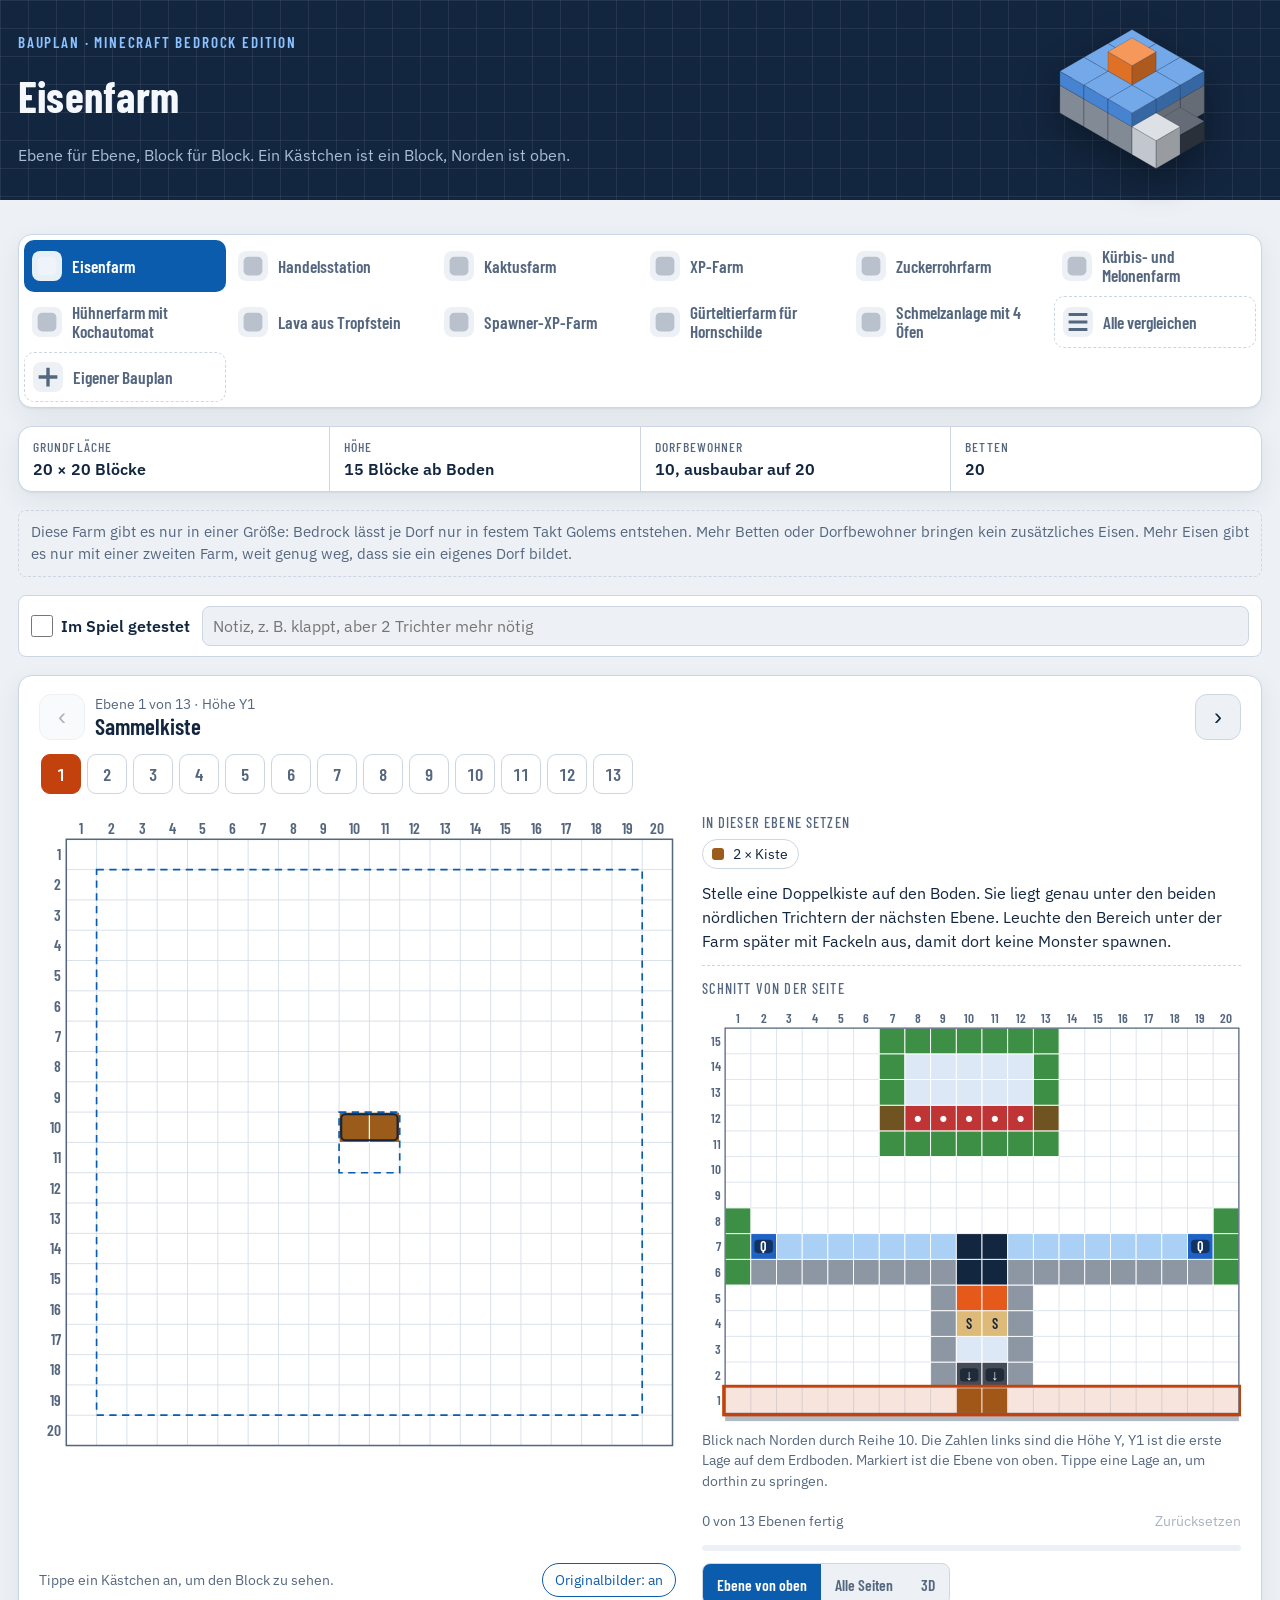
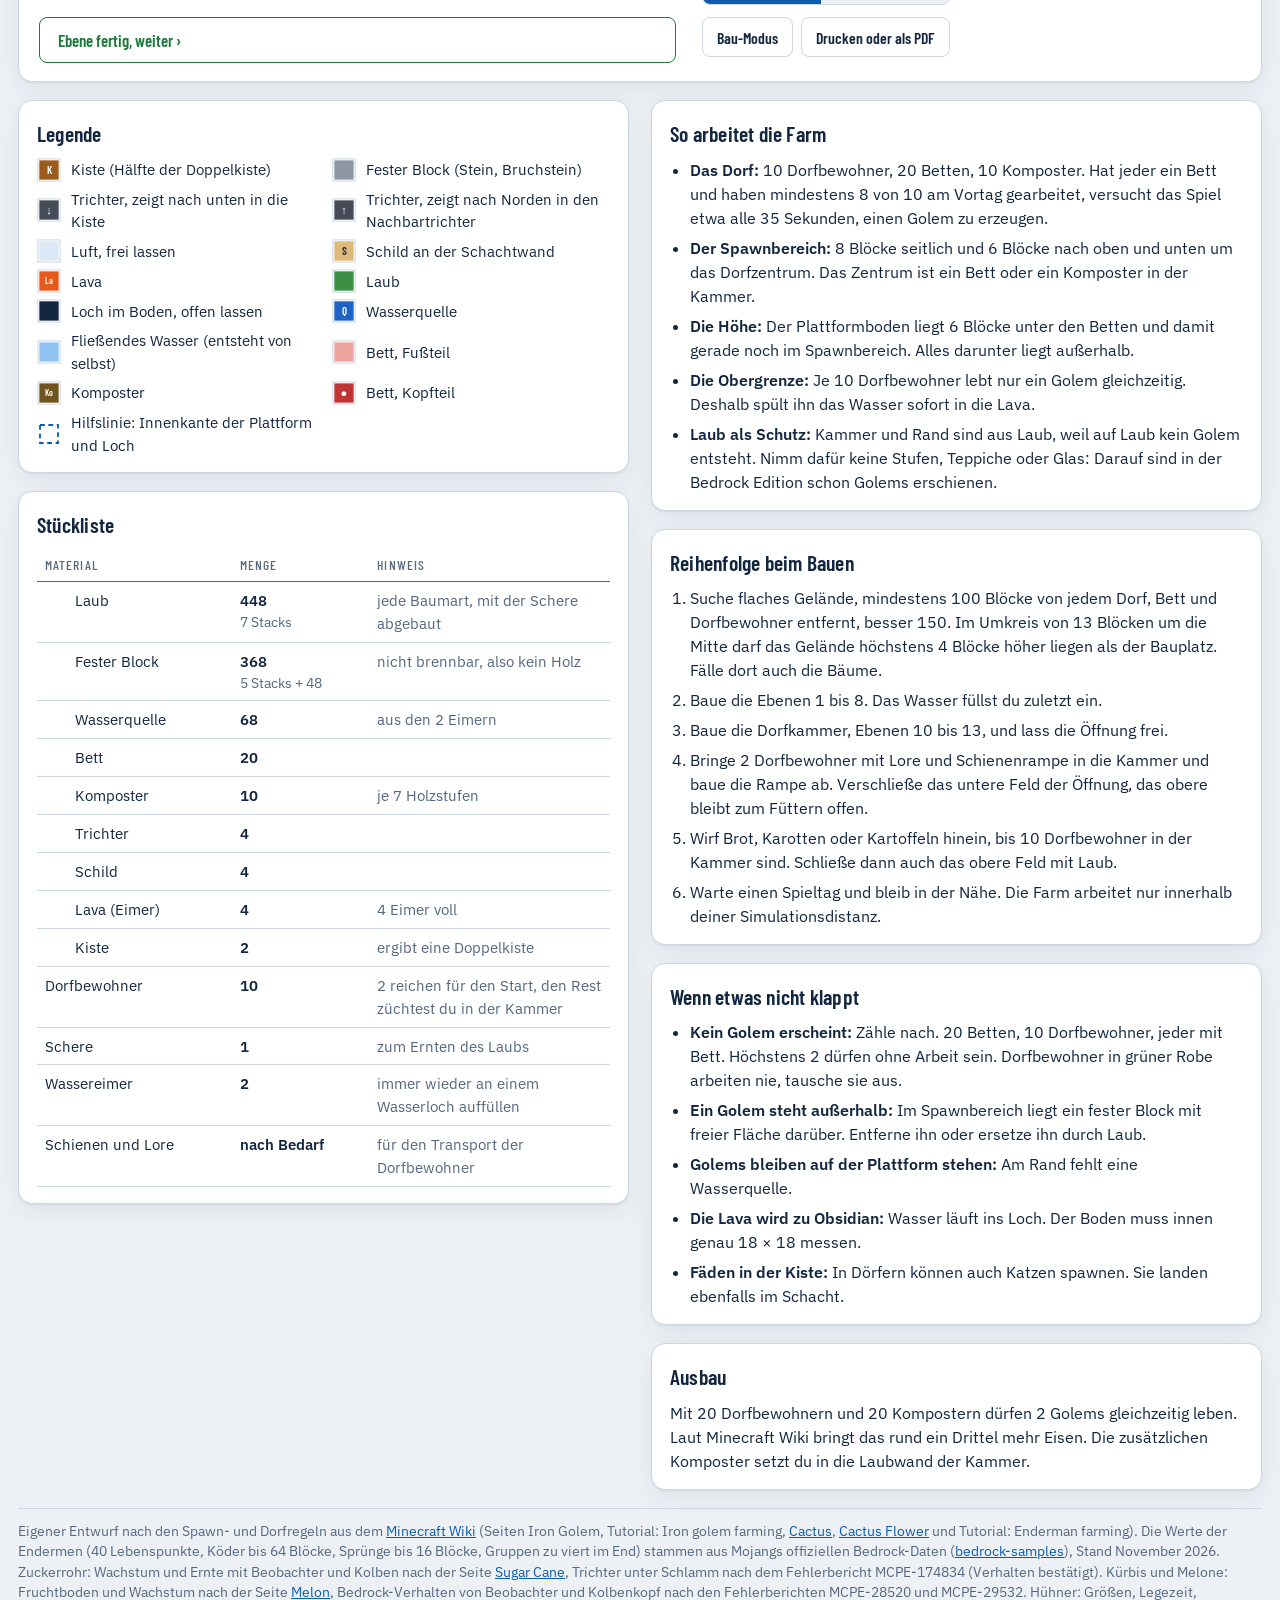
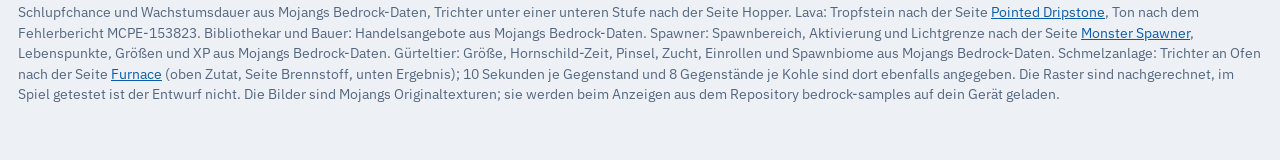
<file: bauplaene/index.html>
<!DOCTYPE html>
<html lang="de" class="app">
<head>
<meta charset="utf-8">
<meta name="viewport" content="width=device-width, initial-scale=1">
<meta name="color-scheme" content="light dark">
<title>Minecraft-Baupläne Bedrock</title>
<link rel="stylesheet" href="../fonts/fonts.css">
<style>
:root {
  /* Layout: ein Zeichenblatt. Schriftfeld oben, Grundriss der Ebene, Schnitt in gleicher Spaltenbreite darunter, dann Stückliste und Hinweise. */
  --paper: #E8EDF3;
  --sheet: #FBFCFE;
  --ink: #13263F;
  --ink-soft: #51647D;
  --line: #C3CEDB;
  --accent: #0B5CAD;
  --on-accent: #FFFFFF;
  --mark: #C2410C;
  --ok: #1E7A3C; --ok-soft: #E3F3E7;
  --f-display: 'Barlow Condensed', 'Arial Narrow', 'Helvetica Neue', sans-serif;
  --f-body: 'IBM Plex Sans', system-ui, -apple-system, 'Segoe UI', sans-serif;
  --cell-line: #D5DEE8;
  --b-stone: #8D96A3;
  --b-leaf: #3C8F45;
  --b-source: #1D62C4;
  --b-flow: #8FC1F2;
  --b-lava: #E5591A;
  --b-sign: #DDBA78;
  --b-hopper: #454C57;
  --b-chest: #9A5B1B;
  --b-bed: #BF3434;
  --b-bedfoot: #EBA39E;
  --b-compost: #6F5320;
  --b-work: #7E4E9E;
  --b-door: #5E3A1A;
  --b-torch: #F2C12E;
  --b-air: #DCE8F5;
  --b-open: #FFE6D6;
  --b-hole: #13263F;
  --b-sand: #E6D69A;
  --b-cactus: #2A7A48;
  --b-fence: #B0793A;
  --b-slab: #A7B0BC;
  --b-trap: #8A6236;
  --b-mite: #6B3FA0;
  --b-mud: #5B4A3F;
  --b-cane: #7FB85A;
  --b-glass: #9FD1E3;
  --b-piston: #A88B5C;
  --b-observer: #4E5560;
  --b-dust: #C21F1F;
  --b-farmland: #7A5230;
  --b-stem: #6FA83A;
  --b-button: #8D96A3;
  --b-dispenser: #6B7380;
  --b-chicken: #F4F1E8;
  --b-cauldron: #3F454E;
  --b-drip: #A88A6E;
  --b-spawner: #24303D;
  --b-armadillo: #B07A6C;
  --b-furnace: #77726C;
}
@media (prefers-color-scheme: dark) {
  :root:not([data-theme="light"]) {
    color-scheme: dark;
    --paper: #0A1626; --sheet: #10223A; --ink: #E4EDF8; --ink-soft: #9DB2CC; --line: #2A4466;
    --accent: #74B4FF; --on-accent: #06121F; --mark: #FF9B61; --cell-line: #1F3854; --ok: #5FD38A; --ok-soft: #12362A;
    --b-stone: #7F8A99; --b-leaf: #4FA857; --b-source: #3F8BEA; --b-flow: #2F5F92; --b-lava: #F2702C;
    --b-sign: #D9B673; --b-hopper: #5B6472; --b-chest: #B5722A; --b-bed: #D44A4A; --b-bedfoot: #8E4A48;
    --b-compost: #8C6B2C; --b-work: #9A6BBD; --b-door: #8A5A2B; --b-torch: #F5CB45; --b-air: #1B3657;
    --b-open: #4A2A17; --b-hole: #050C16; --b-sand: #CDBB7C; --b-cactus: #3FA35F; --b-fence: #C08A48; --b-slab: #9AA6B6; --b-trap: #A97A45; --b-mite: #8E5FD0; --b-mud: #6E5C4F; --b-cane: #8CCB66; --b-glass: #3D6E8C; --b-piston: #B79A69; --b-observer: #6A7380; --b-dust: #E0413C; --b-farmland: #9A6A3E; --b-stem: #82BE4B; --b-button: #7F8A99; --b-dispenser: #7D8694; --b-chicken: #D9D4C6; --b-cauldron: #5A616C; --b-drip: #B99A7C; --b-spawner: #3A4A5C; --b-armadillo: #9C6E62; --b-furnace: #8A847D;
  }
}
:root[data-theme="dark"] {
  color-scheme: dark;
  --paper: #0A1626; --sheet: #10223A; --ink: #E4EDF8; --ink-soft: #9DB2CC; --line: #2A4466;
  --accent: #74B4FF; --on-accent: #06121F; --mark: #FF9B61; --cell-line: #1F3854; --ok: #5FD38A; --ok-soft: #12362A;
  --b-stone: #7F8A99; --b-leaf: #4FA857; --b-source: #3F8BEA; --b-flow: #2F5F92; --b-lava: #F2702C;
  --b-sign: #D9B673; --b-hopper: #5B6472; --b-chest: #B5722A; --b-bed: #D44A4A; --b-bedfoot: #8E4A48;
  --b-compost: #8C6B2C; --b-work: #9A6BBD; --b-door: #8A5A2B; --b-torch: #F5CB45; --b-air: #1B3657;
  --b-open: #4A2A17; --b-hole: #050C16; --b-sand: #CDBB7C; --b-cactus: #3FA35F; --b-fence: #C08A48; --b-slab: #9AA6B6; --b-trap: #A97A45; --b-mite: #8E5FD0; --b-mud: #6E5C4F; --b-cane: #8CCB66; --b-glass: #3D6E8C; --b-piston: #B79A69; --b-observer: #6A7380; --b-dust: #E0413C; --b-farmland: #9A6A3E; --b-stem: #82BE4B; --b-button: #7F8A99; --b-dispenser: #7D8694; --b-chicken: #D9D4C6; --b-cauldron: #5A616C; --b-drip: #B99A7C; --b-spawner: #3A4A5C; --b-armadillo: #9C6E62; --b-furnace: #8A847D;
}

* { box-sizing: border-box; }
html { -webkit-text-size-adjust: 100%; }
body { margin: 0; background: var(--paper); color: var(--ink); font-family: var(--f-body); font-size: 16px; line-height: 1.5; }
.wrap { max-width: 760px; margin: 0 auto; padding: 22px 16px 56px; display: flex; flex-direction: column; gap: 18px; }
h1, h2, h3, .eyebrow, .tabs a, .lname, .steps button, th { font-family: var(--f-display); }
h1 { font-size: 2.1rem; line-height: 1.05; font-weight: 600; margin: 0; text-wrap: balance; letter-spacing: .005em; }
h2 { font-size: 1.35rem; font-weight: 600; margin: 0 0 8px; text-wrap: balance; letter-spacing: .01em; }
p { margin: 0; }
a { color: var(--accent); }
:focus-visible { outline: 2px solid var(--mark); outline-offset: 2px; }

.eyebrow { font-size: .95rem; font-weight: 500; letter-spacing: .09em; text-transform: uppercase; color: var(--accent); margin: 0 0 4px; }
.lead { color: var(--ink-soft); margin-top: 8px; max-width: 62ch; }

/* Plan-Auswahl: alle Pläne als Raster mit dem Bild ihres Ertrags; schmal als aufklappbare Liste */
.picker { display: flex; flex-direction: column; gap: 8px; }
.pickbtn { display: none; }
.tabs { display: grid; grid-template-columns: repeat(auto-fill, minmax(200px, 1fr)); gap: 4px; padding: 5px; border: 1px solid var(--line); border-radius: 8px; background: var(--sheet); }
.tabs a { display: flex; align-items: center; gap: 10px; min-width: 0; min-height: 50px; padding: 7px 10px 7px 8px; border-radius: 6px; font-weight: 600; font-size: 1.08rem; line-height: 1.1; color: var(--ink-soft); text-decoration: none; }
.tabs a span:last-child { min-width: 0; overflow-wrap: break-word; -webkit-hyphens: auto; hyphens: auto; }
.tabs a:hover { background: var(--paper); color: var(--ink); }
.tabs a[aria-current="page"] { background: var(--accent); color: var(--on-accent); }
.pi { position: relative; width: 30px; height: 30px; flex: none; display: inline-flex; border-radius: 8px; background: var(--paper); }
.tabs a[aria-current="page"] .pi { background: rgba(255, 255, 255, .9); }
.pi > svg { width: 100%; height: 100%; display: block; }
.pi .txi { position: absolute; inset: 3px; width: calc(100% - 6px); height: calc(100% - 6px); }
.pi.tx > :not(.txi) { display: none; }
@media (max-width: 700px) {
  .pickbtn { display: flex; align-items: center; gap: 12px; width: 100%; min-height: 58px; padding: 8px 14px 8px 10px; border: 1px solid var(--line); border-radius: 8px;
    background: var(--sheet); color: var(--ink); font: inherit; text-align: left; cursor: pointer; }
  .pickbtn .pi { width: 38px; height: 38px; }
  .pickbtn .pn { flex: 1; min-width: 0; }
  .pickbtn small { display: block; font: 600 .8rem var(--f-display); letter-spacing: .08em; text-transform: uppercase; color: var(--ink-soft); }
  .pickbtn b { display: block; font: 600 1.22rem/1.1 var(--f-display); }
  .pchev { flex: none; color: var(--accent); font: 600 1.02rem var(--f-display); white-space: nowrap; }
  .pchev::after { content: ' ▾'; }
  .pickbtn[aria-expanded="true"] .pchev::after { content: ' ▴'; }
  .tabs { grid-template-columns: repeat(2, minmax(0, 1fr)); }
  .tabs a { font-size: 1rem; min-height: 54px; }
  .picker:not(.open) .tabs { display: none; }
}

.specs { display: grid; grid-template-columns: repeat(2, 1fr); gap: 1px; background: var(--line); border: 1px solid var(--line); border-radius: 6px; overflow: hidden; margin: 0; }
.specs div { background: var(--sheet); padding: 8px 12px; }
.specs dt { font-family: var(--f-display); font-size: .85rem; letter-spacing: .08em; text-transform: uppercase; color: var(--ink-soft); }
.specs dd { margin: 0; font-weight: 600; font-variant-numeric: tabular-nums; }
@media (min-width: 620px) { .specs { grid-template-columns: repeat(4, 1fr); } }

.sheet { background: var(--sheet); border: 1px solid var(--line); border-radius: 8px; padding: 12px; display: flex; flex-direction: column; gap: 12px; }
.layerbar { display: grid; grid-template-columns: 46px 1fr 46px; gap: 10px; align-items: center; }
.layerbar button { height: 46px; border: 1px solid var(--line); border-radius: 8px; background: var(--paper); color: var(--ink); font-size: 1.5rem; line-height: 1; cursor: pointer; }
.layerbar button:disabled { opacity: .35; cursor: default; }
.lcount { font-size: .85rem; color: var(--ink-soft); font-variant-numeric: tabular-nums; }
.lname { font-size: 1.45rem; font-weight: 600; line-height: 1.1; }
.steps { display: flex; gap: 6px; overflow-x: auto; padding: 2px 2px 6px; margin: 0; list-style: none; }
.steps button { min-width: 40px; height: 40px; padding: 0 8px; border: 1px solid var(--line); border-radius: 6px; background: var(--sheet); color: var(--ink-soft); font-size: 1.1rem; font-weight: 600; cursor: pointer; font-variant-numeric: tabular-nums; }
.steps button[data-done] { background: var(--ok-soft); border-color: var(--ok); color: var(--ok); }
.steps button[data-done]::after { content: '✓'; font-size: .8em; margin-left: 2px; }
.steps button[aria-current="step"] { background: var(--mark); border-color: var(--mark); color: #fff; }
.steps button[aria-current="step"][data-done] { box-shadow: inset 0 -4px 0 var(--ok); }
.progress { display: grid; grid-template-columns: 1fr auto; gap: 6px 12px; align-items: center; }
.progress .pworld { grid-column: 1 / -1; font-size: .82rem; color: var(--accent); font-weight: 600; }
/* Ansicht: Ebene von oben oder 3D (eigene isometrische Zeichnung aus allen Ebenen) */
.viewbar { display: flex; flex-wrap: wrap; gap: 8px; align-items: center; justify-content: space-between; }
.vseg { display: inline-flex; border: 1px solid var(--line); border-radius: 8px; overflow: hidden; background: var(--paper); }
.vseg button, .isoctl button, .toolrow button { appearance: none; border: 0; background: transparent; color: var(--ink-soft); font: 600 .98rem var(--f-display, inherit); padding: 8px 14px; min-height: 40px; cursor: pointer; }
.vseg button[aria-pressed="true"] { background: var(--accent); color: var(--on-accent); }
.isoctl { display: inline-flex; gap: 6px; }
.isoctl button, .toolrow button { border: 1px solid var(--line); border-radius: 8px; background: var(--sheet); color: var(--ink); }
.isoctl button[aria-pressed="true"] { border-color: var(--accent); color: var(--accent); }
.plan.iso { display: flex; justify-content: center; touch-action: none; -webkit-user-select: none; user-select: none; cursor: grab; }
.plan.iso:active { cursor: grabbing; }
.plan.iso svg { width: 100%; height: auto; aspect-ratio: 1 / 1; max-height: 66vh; }
/* Anzeige über der 3D-Zeichnung: von wo du gerade schaust */
.isohud { display: flex; align-items: center; gap: 10px; padding: 6px 10px; border: 1px solid var(--line); border-radius: 10px; background: var(--paper); }
.isohud svg { width: 44px; height: 44px; flex: none; }
.isohud b { display: block; font: 600 1rem/1.25 var(--f-display, inherit); color: var(--ink); }
.isohud small { display: block; color: var(--ink-soft); font-size: .82rem; }
/* Alle Seiten: Blickrichtung, Schnitt */
.elevctl { display: flex; flex-wrap: wrap; gap: 8px; align-items: center; width: 100%; }
.dseg { display: inline-grid; grid-template-columns: repeat(6, auto); border: 1px solid var(--line); border-radius: 8px; overflow: hidden; background: var(--paper); }
.dseg button { appearance: none; border: 0; background: transparent; color: var(--ink-soft); font: 600 .95rem var(--f-display, inherit); padding: 8px 11px; min-height: 40px; cursor: pointer; }
.dseg button + button { border-left: 1px solid var(--line); }
.dseg button[aria-pressed="true"] { background: var(--accent); color: var(--on-accent); }
.ecut { display: inline-flex; gap: 6px; align-items: center; }
.ecut button { appearance: none; border: 1px solid var(--line); border-radius: 8px; background: var(--sheet); color: var(--ink); font: 600 .98rem var(--f-display, inherit); padding: 8px 12px; min-height: 40px; min-width: 40px; cursor: pointer; }
.ecut button[aria-pressed="true"] { border-color: var(--accent); color: var(--accent); }
.ecut button:disabled { opacity: .4; cursor: default; }
.ecut b { font-variant-numeric: tabular-nums; min-width: 7.5em; text-align: center; font-weight: 600; }
.plan.elev { display: flex; justify-content: center; }
.plan.elev svg { max-height: 78vh; }
@media (max-width: 700px) { .plan.elev svg { max-height: none; } }
@media (max-width: 560px) { .dseg { grid-template-columns: repeat(3, 1fr); width: 100%; } .dseg button:nth-child(4) { border-left: 0; } .dseg button:nth-child(n+4) { border-top: 1px solid var(--line); } }
.toolrow { display: flex; flex-wrap: wrap; gap: 8px; }
/* Größe, Test-Haken, Vergleich, Editor */
.sizer, .tested { display: flex; flex-wrap: wrap; align-items: center; gap: 8px 12px; padding: 10px 12px; border: 1px solid var(--line); border-radius: 8px; background: var(--sheet); }
.sizer .szl { font-weight: 600; }
.sizer b { min-width: 2.2ch; text-align: center; font-size: 1.25rem; font-variant-numeric: tabular-nums; }
.sizer button { width: 44px; height: 40px; border: 1px solid var(--line); border-radius: 8px; background: var(--paper); color: var(--ink); font-size: 1.3rem; cursor: pointer; }
.sizer button:disabled { opacity: .4; cursor: default; }
.sizer small, .tested small { color: var(--ink-soft); }
#sizer { display: grid; gap: 10px; }
#sizer[hidden], .szone[hidden] { display: none; }
.szhead { display: flex; flex-wrap: wrap; align-items: baseline; justify-content: space-between; gap: 4px 12px; }
.sztiers { display: grid; grid-template-columns: repeat(5, minmax(0, 1fr)); gap: 6px; }
.sizer .sztiers button { width: auto; height: 56px; padding: 0 4px; border: 1.5px solid var(--line); border-radius: 10px; background: var(--paper); color: var(--ink); font: inherit;
  display: grid; place-content: center; gap: 2px; cursor: pointer; transition: background-color .18s, border-color .18s, color .18s, transform .12s; }
.sztiers button b { font-family: var(--f-display); font-size: 1.2rem; line-height: 1; min-width: 0; }
.sztiers button small { font-size: .78rem; line-height: 1.1; font-variant-numeric: tabular-nums; }
.sztiers button[aria-checked="true"] { background: var(--accent); border-color: var(--accent); color: #fff; }
.sztiers button[aria-checked="true"] small { color: rgba(255, 255, 255, .88); }
.sztiers button:active { transform: scale(.96); }
.szfine { display: flex; flex-wrap: wrap; align-items: center; gap: 8px 10px; }
.szfine #sz-label { font-weight: 600; }
.szone { margin: 0; padding: 10px 12px; border: 1px dashed var(--line); border-radius: 8px; color: var(--ink-soft); font-size: .92rem; }
.szanim { animation: szin .3s ease-out; }
@keyframes szin { from { opacity: .3; transform: scale(.985); } to { opacity: 1; transform: none; } }
@media (prefers-reduced-motion: reduce) { .szanim { animation: none; } .sztiers button { transition: none; } }
.tested label { display: flex; align-items: center; gap: 8px; font-weight: 600; min-height: 40px; cursor: pointer; }
.tested input[type="checkbox"] { width: 22px; height: 22px; margin: 0; accent-color: var(--ok); }
.tested input[type="text"] { flex: 1 1 220px; min-width: 0; min-height: 40px; border: 1px solid var(--line); border-radius: 8px; padding: 0 10px; font: inherit; background: var(--paper); color: var(--ink); }
.tabs .tok { margin-left: auto; padding-left: 6px; color: var(--ok); font-weight: 700; }
.tabs a[aria-current="page"] .tok { color: var(--on-accent); }
.tabs a.extra { border: 1px dashed var(--line); }
.tabs .grp { grid-column: 1 / -1; font: 600 .78rem var(--f-display, inherit); letter-spacing: .08em; text-transform: uppercase; color: var(--ink-soft); padding: 8px 6px 2px; }
html.cmp .specs, html.cmp .sheet, html.cmp section:not(#compare), html.cmp .sizer, html.cmp .tested,
html.edit .specs, html.edit .sheet, html.edit section:not(#editor), html.edit .sizer, html.edit .tested { display: none !important; }
#compare, #editor { display: flex; flex-direction: column; gap: 12px; }
#compare[hidden], #editor[hidden] { display: none; }
.cmpt { width: 100%; border-collapse: collapse; table-layout: auto; }
.cmpt th, .cmpt td { text-align: left; padding: 8px 8px; border-bottom: 1px solid var(--line); vertical-align: middle; }
.cmpt th { font-size: .8rem; letter-spacing: .06em; text-transform: uppercase; color: var(--ink-soft); }
.cmpt td.num { font-variant-numeric: tabular-nums; white-space: nowrap; }
.cmpt td.wide { width: 17em; }
.cmpt a { display: flex; align-items: center; gap: 8px; color: var(--accent); font-weight: 600; text-decoration: none; }
@media (max-width: 700px) {
  .cmpt thead { display: none; }
  .cmpt tr { display: grid; grid-template-columns: 1fr 1fr; gap: 4px 12px; padding: 10px 0; border-bottom: 1px solid var(--line); }
  .cmpt td, .cmpt td.wide { border: 0; padding: 0; width: auto; }
  .cmpt td:first-child, .cmpt td.wide { grid-column: 1 / -1; }
  .cmpt td[data-l]::before { content: attr(data-l) ': '; color: var(--ink-soft); font-size: .82rem; }
}
.edrow { display: flex; flex-wrap: wrap; gap: 8px; align-items: center; }
.edrow label { display: flex; align-items: center; gap: 6px; font-weight: 600; }
.edin { min-height: 42px; border: 1px solid var(--line); border-radius: 8px; padding: 0 10px; font: inherit; background: var(--sheet); color: var(--ink); }
.edin.num { width: 74px; }
.edin.grow { flex: 1 1 220px; min-width: 0; }
textarea.edin { width: 100%; min-height: 76px; padding: 8px 10px; resize: vertical; }
.edbtn { min-height: 42px; border: 1px solid var(--line); border-radius: 8px; background: var(--sheet); color: var(--ink); font: 600 .98rem var(--f-display, inherit); padding: 0 12px; cursor: pointer; }
.edbtn.primary { background: var(--accent); border-color: var(--accent); color: var(--on-accent); }
.edbtn[data-armed] { border-color: var(--mark); color: var(--mark); }
.edbtn:disabled { opacity: .45; cursor: default; }
#editor > .edin { flex: none; width: 100%; }
.edpal { display: flex; flex-wrap: wrap; gap: 6px; padding: 2px; }
@media (max-width: 640px) { .edpal { display: grid; grid-auto-flow: column; grid-template-rows: repeat(3, auto); justify-content: start; overflow-x: auto; overscroll-behavior-x: contain; padding-bottom: 6px; } .edpal button { white-space: nowrap; } }
.edpal button { display: inline-flex; align-items: center; gap: 6px; min-height: 38px; border: 1.5px solid var(--line); border-radius: 999px; background: var(--sheet); color: var(--ink); font: inherit; font-size: .9rem; padding: 0 10px 0 6px; cursor: pointer; }
.edpal button[aria-pressed="true"] { border-color: var(--accent); box-shadow: 0 0 0 2px var(--accent) inset; }
.edpal .sw { width: 22px; height: 22px; border-radius: 6px; border: 1px solid rgba(0, 0, 0, .15); flex: none; display: inline-grid; place-items: center; font-size: .7rem; color: #fff; }
.edgrid { touch-action: none; -webkit-user-select: none; user-select: none; cursor: crosshair; border: 1px solid var(--line); border-radius: 8px; background: var(--sheet); padding: 6px; }
.edgrid svg { width: 100%; height: auto; display: block; max-height: 70vh; }
/* Bau-Modus: nur das Nötigste, große Knöpfe unten, Bildschirm bleibt an */
.bmbar { display: none; }
html.bmode .wrap > header, html.bmode .picker, html.bmode .specs, html.bmode section:not(.sheet), html.bmode .side, html.bmode .probe, html.bmode #done, html.bmode .toolrow, html.bmode .foot { display: none !important; }
html.bmode .wrap { padding-bottom: calc(120px + env(safe-area-inset-bottom)); }
html.bmode .bmbar { display: grid; grid-template-columns: 64px 1fr 64px; grid-template-rows: auto auto; gap: 8px; position: fixed; left: 0; right: 0; bottom: 0; z-index: 40;
  padding: 10px 12px calc(10px + env(safe-area-inset-bottom)); background: var(--sheet); border-top: 1px solid var(--line); box-shadow: 0 -6px 24px rgba(10, 20, 35, .16); }
.bmbar button { min-height: 58px; border-radius: 12px; border: 1px solid var(--line); background: var(--paper); color: var(--ink); font: 600 1.25rem var(--f-display, inherit); cursor: pointer; }
.bmbar #bm-done { background: var(--ok); border-color: var(--ok); color: #fff; }
.bmbar #bm-done[aria-pressed="true"] { background: var(--sheet); color: var(--ok); }
.bmbar button:disabled { opacity: .4; }
.bmbar .bminfo { grid-column: 1 / -1; display: flex; justify-content: space-between; align-items: center; gap: 10px; font-size: .85rem; color: var(--ink-soft); }
.bmbar #bm-exit { min-height: 36px; padding: 0 14px; font-size: 1rem; }
/* Druck: nur der Ausdruck, hell und ohne Bedienelemente */
#printroot { display: none; }
@media print {
  body > *:not(#printroot) { display: none !important; }
  #printroot { display: block !important; }
}
.progress .ptext { font-size: .9rem; color: var(--ink-soft); font-variant-numeric: tabular-nums; }
.progress .pbar { grid-column: 1 / -1; height: 6px; border-radius: 3px; background: var(--paper); overflow: hidden; }
.progress .pbar i { display: block; height: 100%; width: 0; background: var(--ok); border-radius: 3px; transition: width .25s ease; }
.progress button { border: 0; background: none; color: var(--accent); font: inherit; font-size: .9rem; cursor: pointer; padding: 6px 0; min-height: 36px; }
.progress button[data-armed] { color: var(--mark); font-weight: 600; }
.progress button:disabled { color: var(--ink-soft); opacity: .5; cursor: default; }
.donebtn { align-self: flex-start; display: inline-flex; align-items: center; gap: 8px; min-height: 46px; padding: 0 18px; border-radius: 8px; border: 1.5px solid var(--ok);
  background: var(--sheet); color: var(--ok); font: 600 1.05rem var(--f-display); cursor: pointer; }
.donebtn[aria-pressed="true"] { background: var(--ok); color: var(--sheet); }
.tolist { margin: 14px 0 0; }
/* Originalbilder */
.plan image, .side image, .txi image { image-rendering: crisp-edges; image-rendering: pixelated; }
.bi { display: inline-flex; align-items: center; justify-content: center; width: 24px; height: 24px; flex: none; position: relative; font-style: normal; }
.bi .txi { position: absolute; inset: 0; width: 100%; height: 100%; }
.bi.tx > :not(.txi) { display: none; }
.chips .bi { width: 18px; height: 18px; }
td .bi { width: 22px; height: 22px; vertical-align: -6px; margin-right: 8px; }
.proberow { display: flex; align-items: center; justify-content: space-between; gap: 10px; flex-wrap: wrap; }
.proberow .probe { margin: 0; }
.texbtn { border: 1px solid var(--line); border-radius: 999px; background: var(--sheet); color: var(--ink-soft); font: inherit; font-size: .85rem; padding: 4px 12px; min-height: 34px; cursor: pointer; }
.texbtn[aria-pressed="true"] { color: var(--accent); border-color: var(--accent); }
.donebtn:focus-visible, .progress button:focus-visible { outline: 2px solid var(--accent); outline-offset: 2px; }
@media (prefers-reduced-motion: reduce) { .progress .pbar i { transition: none; } }
svg { display: block; width: 100%; height: auto; touch-action: manipulation; }
svg text { font-family: var(--f-display); font-weight: 600; }
.plan svg, .side svg { cursor: pointer; }
.probe { font-size: .9rem; color: var(--ink-soft); min-height: 1.4em; }
.chips { display: flex; flex-wrap: wrap; gap: 6px; margin: 0; padding: 0; list-style: none; }
.chips li { display: inline-flex; align-items: center; gap: 6px; border: 1px solid var(--line); border-radius: 999px; padding: 3px 10px 3px 6px; font-size: .9rem; font-variant-numeric: tabular-nums; }
.chips .dot { width: 12px; height: 12px; border-radius: 3px; flex: none; }
.chips .plain { padding-left: 10px; color: var(--ink-soft); }
.instruction { max-width: 65ch; }
.sub { font-family: var(--f-display); font-size: .9rem; letter-spacing: .08em; text-transform: uppercase; color: var(--ink-soft); margin: 0 0 6px; font-weight: 500; }
.caption { font-size: .85rem; color: var(--ink-soft); margin-top: 6px; }
.side { border-top: 1px dashed var(--line); padding-top: 12px; }

.legend { display: grid; grid-template-columns: 1fr; gap: 6px 16px; margin: 0; padding: 0; list-style: none; }
.legend li { display: flex; align-items: center; gap: 10px; font-size: .95rem; }
.legend svg { width: 24px; height: 24px; flex: none; }
@media (min-width: 560px) { .legend { grid-template-columns: 1fr 1fr; } }

.tablewrap { overflow-x: auto; }
table { width: 100%; border-collapse: collapse; font-size: .95rem; table-layout: fixed; }
th:nth-child(1) { width: 34%; }
th:nth-child(2) { width: 24%; }
th { text-align: left; font-size: .85rem; letter-spacing: .08em; text-transform: uppercase; color: var(--ink-soft); font-weight: 500; padding: 6px 8px; border-bottom: 1px solid var(--ink-soft); }
td { padding: 7px 8px; border-bottom: 1px solid var(--line); vertical-align: top; overflow-wrap: anywhere; hyphens: auto; }
td.num { font-variant-numeric: tabular-nums; font-weight: 600; }
.stk { display: block; font-weight: 400; font-size: .85rem; color: var(--ink-soft); }
td.hint { color: var(--ink-soft); }

.notes { display: flex; flex-direction: column; gap: 18px; }
.notes ul, .notes ol { margin: 0; padding-left: 1.25em; max-width: 65ch; display: flex; flex-direction: column; gap: 6px; }
.foot { font-size: .85rem; color: var(--ink-soft); border-top: 1px solid var(--line); padding-top: 12px; max-width: 65ch; }
[hidden] { display: none !important; }
</style>
<style id="app-look">
/* Darstellung aus der App (Design-Schalter, Hintergründe) */
:root[data-theme="light"] { color-scheme: light; }
html.app:not([data-bg="classic"]).tex-shelf .band { background-image: linear-gradient(180deg, rgba(10, 18, 30, .6), rgba(10, 18, 30, .88)), var(--tex-shelf);
  background-size: auto, 64px 64px; image-rendering: pixelated; }
html.app.bgtex.tex-page body { background-image: linear-gradient(color-mix(in srgb, var(--paper) 90%, transparent), color-mix(in srgb, var(--paper) 90%, transparent)), var(--tex-page);
  background-size: auto, 64px 64px; image-rendering: pixelated; }
</style>
<script>
/* Darstellung aus den Einstellungen der App: Design (System/Hell/Dunkel), Hintergrund und Textur hinter den Inhalten.
   Die Bilder kommen zur Laufzeit aus Mojangs Repository (im Programm über dessen Zwischenspeicher) und erscheinen erst fertig geladen. */
(function () {
  'use strict';
  var r = document.documentElement, got = {};
  function base() { if (window.BWTEX && window.BWTEX.base) return window.BWTEX.base; try { return window.parent.BW_TEX || ''; } catch (e) { return ''; } }
  function tex(p, name) {
    var cls = name.slice(2);
    if (got[p]) { r.style.setProperty(name, got[p]); r.classList.add(cls); return; }
    var b = base(); if (!b) return;
    var im = new Image();
    im.onload = function () { got[p] = 'url("' + b + p + '")'; r.style.setProperty(name, got[p]); r.classList.add(cls); };
    im.src = b + p;
  }
  function apply() {
    var t, bg, x;
    try { t = localStorage.getItem('bw.theme'); bg = localStorage.getItem('bw.bg'); x = localStorage.getItem('bw.bgtex'); } catch (e) {}
    if (t === 'light' || t === 'dark') r.setAttribute('data-theme', t); else r.removeAttribute('data-theme');
    bg = bg === 'classic' || bg === 'move' ? bg : 'mc';
    r.setAttribute('data-bg', bg);
    if (bg !== 'classic') tex('blocks/bookshelf.png', '--tex-shelf');
    r.classList.toggle('bgtex', x === '1');
    if (x === '1') tex('blocks/stone.png', '--tex-page');
  }
  window.BW_LOOK = apply;
  window.addEventListener('storage', function (e) { if (!e.key || /^bw\.(theme|bg|bgtex)$/.test(e.key)) apply(); });
  apply();
})();
</script>
<style id="app-style">
/* Programm-Ansicht: Kopfband wie im Lexikon, breites Fenster zweispaltig (Grundriss links, Schnitt und Anleitung rechts). */
:root {
  --paper: #EDF1F6; --sheet: #FFFFFF; --line: #CCD6E2; --ink-soft: #55677F;
  --tint: #E6EEF8; --band: #13263F; --band-ink: #F4F8FD; --band-soft: #A9BDD6; --band-line: rgba(255, 255, 255, .07);
  --shadow: 0 1px 2px rgba(19, 38, 63, .06), 0 8px 24px rgba(19, 38, 63, .07); --r: 14px;
}
@media (prefers-color-scheme: dark) {
  :root:not([data-theme="light"]) {
    --paper: #09131F; --sheet: #101F33; --line: #25405F; --ink-soft: #9DB2CC;
    --tint: #17304F; --band: #0D1C30; --band-soft: #9DB2CC; --band-line: rgba(255, 255, 255, .05);
    --shadow: 0 1px 2px rgba(0, 0, 0, .3), 0 8px 24px rgba(0, 0, 0, .25);
  }
}
:root[data-theme="dark"] {
  --paper: #09131F; --sheet: #101F33; --line: #25405F; --ink-soft: #9DB2CC;
  --tint: #17304F; --band: #0D1C30; --band-soft: #9DB2CC; --band-line: rgba(255, 255, 255, .05);
  --shadow: 0 1px 2px rgba(0, 0, 0, .3), 0 8px 24px rgba(0, 0, 0, .25);
}
html.app { scrollbar-width: thin; scrollbar-color: var(--line) transparent; }
html.app body { overflow-x: clip; }
html.app .wrap { max-width: 1360px; padding: 0 18px 56px; }
html.app .wrap > header { margin: 0 calc(50% - 50vw) 2px; padding: 24px calc(50vw - 50%) 26px; background-color: var(--band); background-image: linear-gradient(var(--band-line) 1px, transparent 1px), linear-gradient(90deg, var(--band-line) 1px, transparent 1px); background-size: 28px 28px; color: var(--band-ink); }
html.app .eyebrow { color: #8CC2FF; font-weight: 600; letter-spacing: .12em; margin-bottom: 6px; }
html.app h1 { font-size: 2.7rem; line-height: 1; font-weight: 700; }
html.app .lead { color: var(--band-soft); margin-top: 10px; }
html.app .picker { margin: 14px 0 0; }
html.app .tabs { border-radius: 14px; border: 1px solid var(--line); background: var(--sheet); box-shadow: var(--shadow); padding: 5px; gap: 4px; grid-template-columns: repeat(auto-fill, minmax(178px, 1fr)); }
html.app .tabs a { border-radius: 10px; }
html.app .pickbtn { border-radius: 14px; box-shadow: var(--shadow); }
html.app .wrap > header { position: relative; }
html.app .hpic { display: none; }
@media (min-width: 900px) {
  html.app .wrap > header { display: grid; grid-template-columns: minmax(0, 1fr) 260px; column-gap: 28px; align-items: center; }
  html.app .wrap > header > * { grid-column: 1; }
  html.app .wrap > header > .hpic { display: block; grid-column: 2; grid-row: 1 / span 3; height: 150px; }
  html.app .hpic svg { width: 100%; height: 100%; display: block; filter: drop-shadow(0 14px 18px rgba(0, 0, 0, .35)); }
}
/* Schmal (iPhone): eigene Plan-Auswahl, Platz für die schwebende Tab-Leiste */
@media (max-width: 720px) {
  html.app .wrap > header { padding: 16px calc(50vw - 50%) 18px; }
  html.app h1 { font-size: 2.2rem; }
  html.app .lead { margin-top: 6px; font-size: .95rem; }
  html.app .tabs { grid-template-columns: repeat(2, minmax(0, 1fr)); }
  html.app body::after { content: ""; display: block; height: calc(104px + env(safe-area-inset-bottom, 0px)); }
}
html.app .specs { border-radius: var(--r); box-shadow: var(--shadow); }
html.app .specs div { padding: 10px 14px; }
html.app .sheet { border-radius: var(--r); box-shadow: var(--shadow); padding: 16px; }
html.app .layerbar button { border-radius: 12px; }
html.app .layerbar button:not(:disabled):hover, html.app .steps button:not([aria-current]):hover { background: var(--tint); }
html.app .steps button { border-radius: 9px; cursor: pointer; }
html.app .card { background: var(--sheet); border: 1px solid var(--line); border-radius: var(--r); box-shadow: var(--shadow); padding: 16px 18px; }
html.app .below { display: flex; flex-direction: column; gap: 18px; }
html.app .below > div { display: flex; flex-direction: column; gap: 18px; min-width: 0; }
html.app .notes ul, html.app .notes ol { max-width: none; }
html.app .foot { max-width: none; }
@media (min-width: 1100px) {
  html.app .sheet { display: grid; grid-template-columns: minmax(0, 1.18fr) minmax(0, 1fr); grid-template-rows: auto auto auto auto auto 1fr auto; column-gap: 26px; row-gap: 12px; align-items: start; padding: 18px 20px; }
  html.app .sheet > .layerbar, html.app .sheet > .steps { grid-column: 1 / -1; }
  html.app .sheet > .plan { grid-column: 1; grid-row: 3 / span 4; }
  html.app .sheet > .probe { grid-column: 1; grid-row: 7; }
  html.app .sheet > .setbox { grid-column: 2; grid-row: 3; }
  html.app .sheet > .instruction { grid-column: 2; grid-row: 4; max-width: none; }
  html.app .sheet > .side { grid-column: 2; grid-row: 5; }
  html.app .below { display: grid; grid-template-columns: minmax(0, 1fr) minmax(0, 1fr); column-gap: 22px; align-items: start; }
}
@media print {
  html.app .wrap > header { background: none; color: #000; margin: 0; padding: 0 0 8px; }
  html.app .eyebrow, html.app .lead { color: #333; }
  html.app .card, html.app .sheet, html.app .specs { box-shadow: none; }
}

/* 2.0: Vergleich und Editor nehmen die ganze Breite ein, die Spalten darunter entfallen */
html.cmp .below, html.edit .below { display: none; }
#compare, #editor { border: 1px solid var(--line); border-radius: var(--r, 14px); background: var(--sheet); padding: 16px; }
</style>
</head>
<body>
<div class="wrap">

<header>
  <p class="eyebrow">Minecraft Bedrock Edition</p>
  <h1>Elf Baupläne für Farmen, Handel und Schmelzen</h1>
  <p class="lead">Ebene für Ebene, Block für Block. Ein Kästchen ist ein Block, Norden ist oben.</p>
</header>

<div class="picker" id="picker">
  <button type="button" class="pickbtn" id="pickbtn" aria-expanded="false" aria-controls="tabs"></button>
  <nav class="tabs" id="tabs" aria-label="Bauplan wählen"></nav>
</div>

<dl class="specs" id="specs"></dl>
<div class="sizer" id="sizer" hidden>
  <div class="szhead"><span class="szl">Größe</span><small id="sz-rate"></small></div>
  <div class="sztiers" id="sz-tiers" role="radiogroup" aria-label="Größe der Farm"></div>
  <div class="szfine"><span id="sz-label"></span><button type="button" id="sz-minus" aria-label="Kleiner">−</button><b id="sz-val" aria-live="polite"></b><button type="button" id="sz-plus" aria-label="Größer">+</button><small id="sz-tier"></small></div>
</div>
<p class="szone" id="sz-one" hidden></p>
<div class="tested" id="tested"><label><input type="checkbox" id="t-ok"> Im Spiel getestet</label><input type="text" id="t-note" maxlength="140" placeholder="Notiz, z. B. klappt, aber 2 Trichter mehr nötig" aria-label="Notiz zum Test"></div>
<section id="compare" hidden></section>
<section id="editor" hidden>
  <h2 id="ed-title">Eigener Bauplan</h2>
  <div class="edrow"><input class="edin grow" id="ed-name" maxlength="40" placeholder="Name, z. B. Mein Lagerhaus" aria-label="Name des Bauplans">
    <label>Breite <input class="edin num" id="ed-w" type="number" min="3" max="32" inputmode="numeric"></label><label>Tiefe <input class="edin num" id="ed-d" type="number" min="3" max="32" inputmode="numeric"></label></div>
  <div class="edrow"><button type="button" class="edbtn" id="ed-lprev" aria-label="Ebene tiefer">‹</button><b id="ed-lname" aria-live="polite"></b><button type="button" class="edbtn" id="ed-lnext" aria-label="Ebene höher">›</button>
    <button type="button" class="edbtn" id="ed-ladd">+ Ebene darüber</button><button type="button" class="edbtn" id="ed-lcopy">Ebene kopieren</button><button type="button" class="edbtn" id="ed-ldel">Ebene löschen</button></div>
  <input class="edin grow" id="ed-ltitle" maxlength="40" placeholder="Name der Ebene, z. B. Boden" aria-label="Name der Ebene">
  <p style="margin:0;color:var(--ink-soft)">Block wählen, dann Kästchen antippen oder darüberziehen. Blass siehst du die Ebene darunter.</p>
  <div class="edpal" id="ed-pal" role="group" aria-label="Blöcke"></div>
  <div class="edgrid" id="ed-grid"></div>
  <textarea class="edin" id="ed-ltext" maxlength="600" placeholder="Anleitung für diese Ebene (freiwillig)" aria-label="Anleitung für diese Ebene"></textarea>
  <div class="edrow"><button type="button" class="edbtn primary" id="ed-save">Speichern</button><button type="button" class="edbtn" id="ed-cancel">Abbrechen</button><button type="button" class="edbtn" id="ed-del">Bauplan löschen</button><span id="ed-msg" aria-live="polite"></span></div>
</section>

<section class="sheet" aria-label="Ebenenansicht">
  <div class="layerbar">
    <button type="button" id="prev" aria-label="Eine Ebene tiefer">‹</button>
    <div>
      <div class="lcount" id="lcount"></div>
      <div class="lname" id="lname"></div>
    </div>
    <button type="button" id="next" aria-label="Eine Ebene höher">›</button>
  </div>
  <ol class="steps" id="steps" aria-label="Ebenen"></ol>
  <div class="progress"><span class="pworld" id="pworld" hidden></span><span class="ptext" id="ptext" aria-live="polite"></span><button type="button" id="preset">Zurücksetzen</button><div class="pbar" aria-hidden="true"><i id="pbar"></i></div></div>
  <div class="viewbar">
    <div class="vseg" role="group" aria-label="Ansicht"><button type="button" data-v="grid" aria-pressed="true">Ebene von oben</button><button type="button" data-v="elev" aria-pressed="false">Alle Seiten</button><button type="button" data-v="iso" aria-pressed="false">3D</button></div>
    <div class="isoctl" id="isoctl" hidden><button type="button" id="isorot" aria-label="Ansicht um 90 Grad drehen">Drehen ⟳</button><button type="button" id="isoall" aria-pressed="false">Ganze Farm</button><button type="button" id="isoreset">Zurücksetzen</button></div>
    <div class="elevctl" id="elevctl" hidden>
      <div class="dseg" id="dseg" role="group" aria-label="Blickrichtung"><button type="button" data-d="vorne">Vorne</button><button type="button" data-d="hinten">Hinten</button><button type="button" data-d="links">Links</button><button type="button" data-d="rechts">Rechts</button><button type="button" data-d="oben">Oben</button><button type="button" data-d="unten">Unten</button></div>
      <div class="ecut"><button type="button" id="ecut" aria-pressed="false">Schnitt</button><span class="ecut" id="ecutnav" hidden><button type="button" id="ecm" aria-label="Schnitt eins zurück">−</button><b id="ecv" aria-live="polite"></b><button type="button" id="ecp" aria-label="Schnitt eins weiter">+</button></span></div>
    </div>
  </div>
  <div class="isohud" id="isohud" hidden aria-live="polite"></div>
  <div class="plan" id="plan"></div>
  <p class="caption" id="elevcap" hidden></p>
  <div class="probe proberow"><span id="probe" aria-live="polite"></span><button type="button" class="texbtn" id="texbtn" aria-pressed="true">Originalbilder</button></div>
  <div>
    <p class="sub">In dieser Ebene setzen</p>
    <ul class="chips" id="chips"></ul>
  </div>
  <p class="instruction" id="instruction"></p>
  <button type="button" class="donebtn" id="done" aria-pressed="false"></button>
  <div class="toolrow"><button type="button" id="editbtn" hidden>Bearbeiten</button><button type="button" id="bmbtn">Bau-Modus</button><button type="button" id="printbtn">Drucken oder als PDF</button><button type="button" id="sharebtn" hidden>Ebene teilen</button></div>
  <div class="side">
    <p class="sub">Schnitt von der Seite</p>
    <div id="side"></div>
    <p class="caption" id="sidecap"></p>
  </div>
</section>

<section>
  <h2>Legende</h2>
  <ul class="legend" id="legend"></ul>
</section>

<section>
  <h2>Stückliste</h2>
  <div class="tablewrap">
    <table>
      <thead><tr><th>Material</th><th>Menge</th><th>Hinweis</th></tr></thead>
      <tbody id="materials"></tbody>
    </table>
  </div>
  <p class="tolist" id="tolist" hidden><button type="button" class="donebtn" id="tolistbtn">Material auf die Sammelliste</button></p>
</section>

<section class="notes" id="notes-eisenfarm">
  <div>
    <h2>So arbeitet die Farm</h2>
    <ul>
      <li><strong>Das Dorf:</strong> 10 Dorfbewohner, 20 Betten, 10 Komposter. Hat jeder ein Bett und haben mindestens 8 von 10 am Vortag gearbeitet, versucht das Spiel etwa alle 35 Sekunden, einen Golem zu erzeugen.</li>
      <li><strong>Der Spawnbereich:</strong> 8 Blöcke seitlich und 6 Blöcke nach oben und unten um das Dorfzentrum. Das Zentrum ist ein Bett oder ein Komposter in der Kammer.</li>
      <li><strong>Die Höhe:</strong> Der Plattformboden liegt 6 Blöcke unter den Betten und damit gerade noch im Spawnbereich. Alles darunter liegt außerhalb.</li>
      <li><strong>Die Obergrenze:</strong> Je 10 Dorfbewohner lebt nur ein Golem gleichzeitig. Deshalb spült ihn das Wasser sofort in die Lava.</li>
      <li><strong>Laub als Schutz:</strong> Kammer und Rand sind aus Laub, weil auf Laub kein Golem entsteht. Nimm dafür keine Stufen, Teppiche oder Glas: Darauf sind in der Bedrock Edition schon Golems erschienen.</li>
    </ul>
  </div>
  <div>
    <h2>Reihenfolge beim Bauen</h2>
    <ol>
      <li>Suche flaches Gelände, mindestens 100 Blöcke von jedem Dorf, Bett und Dorfbewohner entfernt, besser 150. Im Umkreis von 13 Blöcken um die Mitte darf das Gelände höchstens 4 Blöcke höher liegen als der Bauplatz. Fälle dort auch die Bäume.</li>
      <li>Baue die Ebenen 1 bis 8. Das Wasser füllst du zuletzt ein.</li>
      <li>Baue die Dorfkammer, Ebenen 10 bis 13, und lass die Öffnung frei.</li>
      <li>Bringe 2 Dorfbewohner mit Lore und Schienenrampe in die Kammer und baue die Rampe ab. Verschließe das untere Feld der Öffnung, das obere bleibt zum Füttern offen.</li>
      <li>Wirf Brot, Karotten oder Kartoffeln hinein, bis 10 Dorfbewohner in der Kammer sind. Schließe dann auch das obere Feld mit Laub.</li>
      <li>Warte einen Spieltag und bleib in der Nähe. Die Farm arbeitet nur innerhalb deiner Simulationsdistanz.</li>
    </ol>
  </div>
  <div>
    <h2>Wenn etwas nicht klappt</h2>
    <ul>
      <li><strong>Kein Golem erscheint:</strong> Zähle nach. 20 Betten, 10 Dorfbewohner, jeder mit Bett. Höchstens 2 dürfen ohne Arbeit sein. Dorfbewohner in grüner Robe arbeiten nie, tausche sie aus.</li>
      <li><strong>Ein Golem steht außerhalb:</strong> Im Spawnbereich liegt ein fester Block mit freier Fläche darüber. Entferne ihn oder ersetze ihn durch Laub.</li>
      <li><strong>Golems bleiben auf der Plattform stehen:</strong> Am Rand fehlt eine Wasserquelle.</li>
      <li><strong>Die Lava wird zu Obsidian:</strong> Wasser läuft ins Loch. Der Boden muss innen genau 18 × 18 messen.</li>
      <li><strong>Fäden in der Kiste:</strong> In Dörfern können auch Katzen spawnen. Sie landen ebenfalls im Schacht.</li>
    </ul>
  </div>
  <div>
    <h2>Ausbau</h2>
    <p class="instruction">Mit 20 Dorfbewohnern und 20 Kompostern dürfen 2 Golems gleichzeitig leben. Laut Minecraft Wiki bringt das rund ein Drittel mehr Eisen. Die zusätzlichen Komposter setzt du in die Laubwand der Kammer.</p>
  </div>
</section>

<section class="notes" id="notes-handelsstation" hidden>
  <div>
    <h2>So arbeitet die Halle</h2>
    <ul>
      <li><strong>Eine Box pro Händler:</strong> Jeder Dorfbewohner steht auf seinem Bett. Er erreicht nur dieses Bett und seinen Arbeitsblock.</li>
      <li><strong>Das Bett ist Pflicht:</strong> In der Bedrock Edition füllt ein Dorfbewohner seine Angebote nur auf, wenn er mit einem Arbeitsblock und einem Bett verknüpft ist.</li>
      <li><strong>Der Beruf:</strong> Der Arbeitsblock vor der Box bestimmt ihn.</li>
    </ul>
  </div>
  <div>
    <h2>Arbeitsblock und Beruf</h2>
    <div class="tablewrap">
      <table>
        <thead><tr><th>Arbeitsblock</th><th>Beruf</th><th>Lohnt sich für</th></tr></thead>
        <tbody>
          <tr><td>Lesepult</td><td>Bibliothekar</td><td class="hint">Verzauberte Bücher</td></tr>
          <tr><td>Schmiedetisch</td><td>Werkzeugschmied</td><td class="hint">Diamantwerkzeug</td></tr>
          <tr><td>Schleifstein</td><td>Waffenschmied</td><td class="hint">Diamantschwert und Diamantaxt</td></tr>
          <tr><td>Schmelzofen</td><td>Rüstungsschmied</td><td class="hint">Diamantrüstung</td></tr>
          <tr><td>Braustand</td><td>Geistlicher</td><td class="hint">Enderperlen, Erfahrungsfläschchen</td></tr>
          <tr><td>Komposter</td><td>Bauer</td><td class="hint">Smaragde für Ernte</td></tr>
          <tr><td>Bognertisch</td><td>Pfeilmacher</td><td class="hint">Smaragde für Stöcke</td></tr>
        </tbody>
      </table>
    </div>
  </div>
  <div>
    <h2>Zauberbücher gezielt bekommen</h2>
    <ul>
      <li><strong>Die Chance:</strong> Laut Mojangs Handelsdaten bietet ein neuer Bibliothekar auf Stufe 1 entweder ein Bücherregal oder ein verzaubertes Buch an, beides gleich wahrscheinlich. Auf Stufe 2 kommt entweder eine Laterne oder ein weiteres Buch.</li>
      <li><strong>Austauschen:</strong> Solange du noch nie mit ihm gehandelt hast, baust du das Lesepult vor seiner Box ab und setzt es neu. Er verliert den Beruf, nimmt ihn wieder an und würfelt neue Angebote. Ansehen ist erlaubt, erst ein Handel legt die Angebote fest.</li>
      <li><strong>Festhalten:</strong> Siehst du dein Wunschbuch, zum Beispiel Reparatur, handle sofort einmal mit ihm. Dann bleibt das Angebot für immer.</li>
      <li><strong>Preis:</strong> Ein Buch kostet Smaragde und ein normales Buch. Papier aus der Zuckerrohrfarm kauft er dir für Smaragde ab.</li>
    </ul>
  </div>
  <div>
    <h2>Reihenfolge beim Bauen</h2>
    <ol>
      <li>Wähle einen Platz mindestens 100 Blöcke von der Eisenfarm und von jedem Dorf entfernt, besser 150. Sonst verschmelzen die Dörfer und die Farm fällt aus.</li>
      <li>Baue Boden, Wände, Dach und Fackeln. Betten, Arbeitsblöcke und Sturz lässt du noch weg. Alle Boxen sind vorn offen.</li>
      <li>Fülle immer nur eine Box. Lege das Bett, fahre den Dorfbewohner mit der Lore bis vor die Box, zerstöre die Lore und schiebe ihn auf das Bett.</li>
      <li>Setze sofort einen Hilfsblock auf mittlerer Höhe in die Öffnung. Jetzt kommt er nicht mehr heraus.</li>
      <li>Setze den Arbeitsblock unten und den Sturz oben. Entferne den Hilfsblock. Grüne Partikel zeigen, dass er Bett und Arbeitsblock übernommen hat.</li>
      <li>Erst dann ist die nächste Box dran.</li>
    </ol>
  </div>
  <div>
    <h2>Wenn etwas nicht klappt</h2>
    <ul>
      <li><strong>Angebote füllen sich nicht auf:</strong> Der Dorfbewohner hat Bett oder Arbeitsblock einer anderen Box übernommen. Baue seinen Arbeitsblock ab und setze ihn neu.</li>
      <li><strong>Falscher Beruf oder schwaches Angebot:</strong> Solange du noch nicht mit ihm gehandelt hast, kannst du den Arbeitsblock abbauen und neu setzen. Dann wählt er neue Angebote.</li>
      <li><strong>Eisengolems an der Halle:</strong> Ab 20 Betten und 10 Dorfbewohnern erzeugt jedes Dorf Golems. Die Größen S bis L bleiben darunter. Ab XL mit 20 Plätzen können Golems in den Gang oder aufs Dach kommen. Das schadet nicht, sie stehen aber im Weg.</li>
      <li><strong>Monster im Gang:</strong> Halte die Tür geschlossen und setze alle Fackeln.</li>
    </ul>
  </div>
</section>

<section class="notes" id="notes-kaktusfarm" hidden>
  <div>
    <h2>So arbeitet die Farm</h2>
    <ul>
      <li><strong>Die Regel:</strong> Ein Kaktus wächst nur auf Sand und bricht ab, sobald neben ihm ein Block steht.</li>
      <li><strong>Der Trick:</strong> Jeder Kaktus bleibt 1 Block hoch. Wächst er ins Feld darüber, hängt dort ein Zaun daneben. Das neue Stück bricht sofort ab und fällt als Gegenstand herunter.</li>
      <li><strong>Die Sammlung:</strong> Fällt es in eine der 5 Wasserbahnen, spült das Wasser es in die Sammelrinne und von dort in den Trichter.</li>
      <li><strong>Der Verlust:</strong> Was auf einem Kaktus oder auf dem Sand landet, ist verloren. Das gehört zu jeder Kaktusfarm ohne Redstone.</li>
      <li><strong>Kaktusblüten:</strong> Seit Version 1.21.70 können Kakteen Blüten treiben und wachsen dann nicht weiter. Neben einem Block entsteht keine Blüte. Deshalb hat hier jedes Wuchsfeld einen Zaun als Nachbarn.</li>
      <li><strong>Das Tempo:</strong> Ein Kaktus wächst im Schnitt etwa alle 18 Minuten, im Einzelfall auch viel früher oder später. Jede Etage mit 16 Kakteen bringt so rund 50 pro Stunde.</li>
    </ul>
  </div>
  <div>
    <h2>Reihenfolge beim Bauen</h2>
    <ol>
      <li>Baue die Ebenen 1 bis 3. Die Mauer beginnst du am Rand des Bodens und führst sie um die Sammelrinne herum. Prüfe die Rinne: Das Wasser endet ein Feld vor dem Trichter.</li>
      <li>Setze Sand und Wasserbahnen, Ebene 4. Pflanze dann die 16 Kakteen, Ebene 5. Stell dich dazu in eine Wasserbahn.</li>
      <li>Zieh die Mauer hoch und lege die Träger, Ebene 7. Hänge danach die Zäune von unten an, Ebene 6.</li>
      <li>Baue die zweite Etage genauso: Sand, Kakteen, Träger, Zäune.</li>
      <li>Leuchte den Raum unter dem Boden mit Fackeln aus, damit dort keine Monster spawnen.</li>
    </ol>
  </div>
  <div>
    <h2>Ausbau und Nutzen</h2>
    <ul>
      <li><strong>Mehr Etagen:</strong> Stell oben eine größere Stufe ein, bis XXL mit 6 Etagen. Aufstocken geht auch nachträglich. Jede Etage bringt 16 Kakteen und kostet 32 Sand, 16 Zäune, 32 Träger und 4 Mauerlagen.</li>
      <li><strong>Grüner Farbstoff:</strong> Kaktus im Ofen schmelzen. In der Bedrock Edition gibt das nur wenig Erfahrung.</li>
      <li><strong>Knochenmehl:</strong> Im Komposter füllt im Schnitt jeder zweite Kaktus eine Stufe.</li>
      <li><strong>Standort:</strong> Die Farm braucht kein Licht und keinen Abstand zu Dörfern. Sie arbeitet nur, solange du in der Nähe bist.</li>
    </ul>
  </div>
  <div>
    <h2>Wenn etwas nicht klappt</h2>
    <ul>
      <li><strong>Ein Kaktus lässt sich nicht pflanzen:</strong> Direkt neben dem Feld steht ein Block. Kakteen dürfen nur über Eck benachbart sein.</li>
      <li><strong>Ein Kaktus wächst 2 hoch und bleibt stehen:</strong> Neben dem Wuchsfeld fehlt der Zaun.</li>
      <li><strong>Eine Blüte sitzt auf dem Kaktus:</strong> Baue sie ab und prüfe, ob neben dem Wuchsfeld ein Zaun hängt.</li>
      <li><strong>Gegenstände bleiben im Wasser liegen:</strong> Am Nordende der Bahn fehlt die Quelle, oder die Bahn ist länger als 8 Felder.</li>
      <li><strong>Die Kiste bleibt leer:</strong> Der Trichter muss nach unten in die Kiste zeigen.</li>
    </ul>
  </div>
</section>

<section class="notes" id="notes-xpfarm" hidden>
  <div>
    <h2>So arbeitet die Farm</h2>
    <ul>
      <li><strong>Der Ort:</strong> Im End erscheinen sehr viele Endermen, in Gruppen zu viert. Steht die Farm 128 Blöcke von jeder Insel entfernt über dem Leeren, gibt es für sie nur noch einen Platz: deine Spawnplattform.</li>
      <li><strong>Der Köder:</strong> Endermen greifen jede Endermilbe an, die sie im Umkreis von 64 Blöcken sehen. Die Milbe sitzt in einer Lore mitten über dem Schacht.</li>
      <li><strong>Die Falle:</strong> Rund um die Milbe liegen offene Falltüren. Für Endermen sehen sie wie Boden aus. Wer darauf tritt, stürzt 41 Blöcke tief.</li>
      <li><strong>Der Fall:</strong> Ein Enderman hat 40 Lebenspunkte, der Sturz kostet ihn 38. Unten steht er mit einem Herz auf den Trichtern. Ein Schlag mit einem Schwert durch den Schlitz reicht, das bringt 5 Erfahrungspunkte.</li>
      <li><strong>Deine Sicherheit:</strong> Im 2 Blöcke hohen Gang passt kein Enderman. Durch den Schlitz siehst du nur Füße, keine Augen, deshalb werden sie nicht wütend.</li>
      <li><strong>Das Wasser:</strong> Endermen springen in der Bedrock Edition immer wieder zufällig bis zu 16 Blöcke weit. Wasser meiden sie, und in 2 Blöcke hohe Räume passen sie nicht. Deshalb liegt Wasser auf dem Dach und auf dem Tunnel.</li>
    </ul>
  </div>
  <div>
    <h2>Reihenfolge beim Bauen</h2>
    <ol>
      <li>Besiege den Enderdrachen. Baue dann vom Rand der Hauptinsel eine Brücke 128 Blöcke weit ins Leere, in eine Richtung ohne äußere Inseln.</li>
      <li>Baue die Ebenen 1 bis 5. Die letzten 16 Blöcke der Brücke werden ein Tunnel, 2 hoch, mit Dach und Wasser darauf. Setze dort alle 6 Blöcke eine Quelle.</li>
      <li>Stell eine Gerüstsäule aufs Dach, direkt nördlich am Schacht. Daran kletterst du mit Springen hoch und mit Schleichen hinunter. Zieh den Schacht beim Hochklettern bis Y42 mit hoch.</li>
      <li>Lege die Plattform, das Geländer und die Säule. Decke die 8 Lochfelder vorübergehend mit Blöcken ab. Setze Schiene und Lore auf die Säule.</li>
      <li>Wirf Enderperlen auf die Plattform, bis eine Endermilbe erscheint. In der Bedrock Edition entsteht sie dort, wo die Perle landet. Gib ihr sofort das Namensschild, sonst verschwindet sie. Schubs die Lore gegen sie, dann setzt sie sich hinein.</li>
      <li>Bau die Abdeckung der Lochfelder ab, setze die 8 Falltüren und öffne sie. Kletter am Gerüst hinunter und schlag das unterste Gerüst ab, dann fällt die ganze Säule zusammen. Über das Tunneldach gehst du zur Brücke und durch den Tunnel in den Gang.</li>
    </ol>
  </div>
  <div>
    <h2>Warum diese Farm</h2>
    <ul>
      <li><strong>Schnellste Möglichkeit:</strong> Eine Wächterfarm am Ozeanmonument gilt als noch etwas schneller. Dafür musst du aber ein ganzes Monument trockenlegen, das dauert viele Stunden.</li>
      <li><strong>Bestes Verhältnis:</strong> Die Enderman-Farm braucht nur gewöhnliche Blöcke, ist in einem Abend gebaut und liefert dazu Enderperlen.</li>
      <li><strong>Nutzen:</strong> Erfahrung für Zaubertisch, Amboss und Reparatur. Die Enderperlen landen in der Kiste.</li>
      <li><strong>Hinweis:</strong> Die Farm arbeitet nur, solange du im Gang stehst. Bist du weiter weg, spawnen oben keine Endermen.</li>
      <li><strong>Simulationsdistanz:</strong> Die Plattform liegt gut 40 Blöcke über dir. Bei Simulationsdistanz 4 ist das knapp am Rand des Bereichs, in dem Mobs erscheinen, und viele verschwinden wieder. Stell sie in den Welteinstellungen auf 6 oder mehr, wenn dein Gerät das schafft.</li>
    </ul>
  </div>
  <div>
    <h2>Wenn etwas nicht klappt</h2>
    <ul>
      <li><strong>Oben erscheinen keine Endermen:</strong> Eine Insel ist näher als 128 Blöcke, oder du stehst nicht im Gang. Endermen spawnen erst ab 24 Blöcken Abstand zu dir.</li>
      <li><strong>Die Endermen laufen nicht zur Mitte:</strong> Die Endermilbe fehlt. Ohne Namensschild verschwindet sie nach kurzer Zeit.</li>
      <li><strong>Sie sterben schon beim Sturz:</strong> Die Plattform liegt zu hoch. Zwischen Plattform und Trichtern müssen genau 41 Blöcke liegen.</li>
      <li><strong>Ein Schlag reicht nicht:</strong> Die Plattform liegt zu tief, oder du schlägst mit der Hand. Nimm ein Schwert.</li>
      <li><strong>Endermen tauchen auf dem Dach auf:</strong> Dort fehlt Wasser. Jedes Dachfeld muss nass sein.</li>
    </ul>
  </div>
</section>
<section class="notes" id="notes-zuckerrohr" hidden>
  <div>
    <h2>So arbeitet die Farm</h2>
    <ul>
      <li><strong>Das Wachstum:</strong> Zuckerrohr wächst bis 3 Blöcke hoch, wenn direkt neben seinem Boden Wasser liegt. Die Rinne in der Mitte versorgt beide Reihen.</li>
      <li><strong>Die Ernte:</strong> Erreicht ein Rohr den 3. Block, sieht das der Beobachter darüber. Er schickt ein Signal über den Redstone-Staub in den Block unter dem Staub, und die Kolben bis zu 15 Felder weit fahren aus, mindestens der direkt darunter. Sie schlagen den 2. Block ab, der 3. fällt mit. Der unterste bleibt stehen und wächst nach.</li>
      <li><strong>Die Sammlung:</strong> Die Ernte fällt auf den Schlamm. Der Trichter darunter zieht sie durch den Schlamm hindurch ein, das geht nur mit Schlamm, nicht mit Erde oder Sand. Die Trichter reichen alles in die Kiste weiter.</li>
      <li><strong>Das Tempo:</strong> Ein Rohr wächst im Schnitt etwa alle 18 Minuten um einen Block, jede Pflanze bringt also gut 3 Zuckerrohr pro Stunde. 16 Pflanzen bringen zusammen rund 50. Die Farm arbeitet nur, solange du in der Nähe bist.</li>
    </ul>
  </div>
  <div>
    <h2>Reihenfolge beim Bauen</h2>
    <ol>
      <li>Stelle die Kiste auf und lege die Trichter, Ebene 1. Schleiche beim Setzen, sonst öffnet sich die Kiste oder der Trichter, statt dass gebaut wird.</li>
      <li>Leere je Pflanze eine Wasserflasche auf Erde, so entsteht Schlamm. Lege ihn auf die Trichter und fülle die Rinne mit Wasser, Ebene 2.</li>
      <li>Pflanze das Zuckerrohr und setze das Glas, Ebene 3.</li>
      <li>Setze die Kolben, dann die Beobachter und zuletzt den Redstone-Staub, Ebenen 4 und 5. Beim Setzen der Beobachter fahren die Kolben einmal aus, das ist normal.</li>
    </ol>
  </div>
  <div>
    <h2>Ausbau</h2>
    <ul>
      <li><strong>Länger:</strong> Jede weitere Spalte bringt 2 Pflanzen und kostet 2 Trichter, 2 Schlamm, 2 Kolben, 2 Beobachter, 2 Redstone, 1 Glas und 5 feste Blöcke. Mehr als 16 Spalten pro Reihe schafft ein Trichterstrang nicht. Deshalb baut die Farm ab 40 Pflanzen zwei gespiegelte Hälften mit je eigener Kiste.</li>
      <li><strong>Nutzen:</strong> 3 Zuckerrohr ergeben 3 Papier. Ein Bibliothekar kauft Papier für Smaragde, und aus Papier und Leder werden Bücher für den Zaubertisch.</li>
    </ul>
  </div>
  <div>
    <h2>Wenn etwas nicht klappt</h2>
    <ul>
      <li><strong>Ein Rohr wird 3 hoch und bleibt stehen:</strong> Der Beobachter darüber schaut in die falsche Richtung. Das Gesicht muss zum Rohr zeigen, der rote Punkt zum Redstone.</li>
      <li><strong>Die Kolben schlagen den untersten Block ab:</strong> Sie sitzen eine Ebene zu tief. Kolben gehören auf Höhe des 2. Rohrblocks.</li>
      <li><strong>Zuckerrohr bleibt auf dem Boden liegen:</strong> Unter diesem Schlamm fehlt ein Trichter, oder dort liegt Erde statt Schlamm.</li>
      <li><strong>Die Kiste bleibt leer:</strong> Ein Trichter zeigt in die falsche Richtung. Jeder muss in den nächsten zeigen, der letzte in die Kiste.</li>
      <li><strong>Ein Rohr lässt sich nicht pflanzen:</strong> Neben dem Schlamm fehlt Wasser. Prüfe die Rinne an den Enden.</li>
    </ul>
  </div>
</section>
<section class="notes" id="notes-kuerbis" hidden>
  <div>
    <h2>So arbeitet die Farm</h2>
    <ul>
      <li><strong>Das Wachstum:</strong> Ein ausgewachsener Stiel setzt eine Frucht auf ein zufälliges Nachbarfeld. Hier sind nur die beiden Schlammfelder frei, alle anderen Seiten sind belegt. Solange eine Frucht am Stiel hängt, wächst keine neue.</li>
      <li><strong>Die Ernte:</strong> Ein Druck auf den Knopf, und alle Kolben fahren einmal aus. Sie zerschlagen jede Frucht, die gerade da ist. Kürbisse fallen als ganzer Block, Melonen als 3 bis 7 Scheiben.</li>
      <li><strong>Die Sammlung:</strong> Die Ernte fällt auf den Schlamm, der Trichter darunter zieht sie hindurch und reicht sie bis in die Kiste weiter. Das klappt nur mit Schlamm, nicht mit Erde.</li>
      <li><strong>Das Tempo:</strong> Eine Frucht braucht 10 bis 30 Minuten. Drückst du etwa jede halbe Stunde, bekommst du fast jedes Mal 8 Früchte. Die Pflanzen wachsen nur, solange du in der Nähe bist.</li>
    </ul>
  </div>
  <div>
    <h2>Warum ein Knopf statt Beobachter</h2>
    <ul>
      <li><strong>Endlosschleife:</strong> Schaut ein Beobachter auf das Fruchtfeld, sieht er auch den Kolbenkopf, der dort hineinfährt. In der Bedrock Edition löst ihn das immer wieder aus, die Kolben schlagen dann ohne Pause. Mojang hat dieses Verhalten als gewollt bestätigt.</li>
      <li><strong>Stiel unzuverlässig:</strong> Schaut der Beobachter auf den Stiel, bemerkt er in der Bedrock Edition laut mehreren Fehlerberichten oft nicht, dass eine Frucht angewachsen ist, bei Melonen am häufigsten.</li>
      <li><strong>Darum der Knopf:</strong> Er funktioniert immer und kostet nur einen Stein.</li>
    </ul>
  </div>
  <div>
    <h2>Reihenfolge beim Bauen</h2>
    <ol>
      <li>Stelle die Kiste auf und lege die Trichter, Ebene 1. Schleiche beim Setzen.</li>
      <li>Leere je Stiel 2 Wasserflaschen auf Erde, so entsteht Schlamm. Lege ihn auf die Trichter. Lege die Erde in die Mitte, mach sie mit der Hacke zu Ackerboden und gieße die Wasserquellen, Ebene 2.</li>
      <li>Setze die Kolben und die Blöcke dahinter. Pflanze erst danach die Kerne, Ebene 3. Spring nie auf den Ackerboden.</li>
      <li>Streue den Staub und setze den Knopf, Ebene 4.</li>
    </ol>
  </div>
  <div>
    <h2>Nutzen und Ausbau</h2>
    <ul>
      <li><strong>Smaragde:</strong> Laut Mojangs Handelsdaten kauft ein Bauer auf Stufe 2 sechs Kürbisse für einen Smaragd und auf Stufe 3 vier Melonenblöcke für einen Smaragd. Aus 9 Melonenscheiben machst du einen Block.</li>
      <li><strong>Sonst:</strong> Kürbisse für Kürbiskuchen, geschnitzte Kürbisse für Schnee- und Eisengolems. Melonenscheiben mit Goldnuggets ergeben glitzernde Melonenscheiben für Heiltränke.</li>
      <li><strong>Größer:</strong> Zwei Wasserquellen reichen für genau 8 Stiele. Deshalb besteht die Farm ab 10 Stielen aus zwei gespiegelten Hälften um einen gemeinsamen Knopf und ab 20 Stielen aus zwei solchen Anlagen mit je eigenem Knopf.</li>
    </ul>
  </div>
  <div>
    <h2>Wenn etwas nicht klappt</h2>
    <ul>
      <li><strong>Es wächst nichts:</strong> Über den Stielen muss der Himmel frei sein, und der Ackerboden darf nicht wieder zu Erde geworden sein. Das passiert, wenn du darauf springst.</li>
      <li><strong>Eine Frucht bleibt nach dem Knopfdruck stehen:</strong> Der Kolben davor zeigt in die falsche Richtung, oder auf dem Block dahinter fehlt Staub.</li>
      <li><strong>Die Ernte bleibt liegen:</strong> Unter diesem Schlamm fehlt ein Trichter, oder dort liegt Erde statt Schlamm.</li>
    </ul>
  </div>
</section>
<section class="notes" id="notes-huehner" hidden>
  <div>
    <h2>So arbeitet die Farm</h2>
    <ul>
      <li><strong>Die Eier:</strong> Laut Mojangs Daten legt jedes Huhn alle 5 bis 10 Minuten ein Ei. Es fällt in den Trichter unter dem Pferch und weiter in den Spender.</li>
      <li><strong>Der Spender:</strong> Die beiden Beobachter lösen sich ständig gegenseitig aus, der östliche gibt dabei jedes Mal ein Signal an den Spender. Er wirft ein Ei auf die Stufe, sobald eines in ihm liegt. Aus jedem achten Ei schlüpft ein Küken.</li>
      <li><strong>Das Kochen:</strong> Nach 20 Minuten ist das Küken ausgewachsen. Es ist dann 0,8 Blöcke hoch, berührt die Lava und verbrennt. Dabei lässt es gebratenes Hähnchen und Federn fallen. Der Trichter zieht beides durch die untere Stufe in die Kiste.</li>
      <li><strong>Das Tempo:</strong> Rund ein Brathähnchen je Huhn im Pferch und Stunde, mit 8 Hühnern also etwa 8 je Modul. Die Farm arbeitet nur, solange du in der Nähe bist.</li>
    </ul>
  </div>
  <div>
    <h2>Reihenfolge beim Bauen</h2>
    <ol>
      <li>Kiste, Sockel und unteren Trichter setzen, Ebenen 1 und 2.</li>
      <li>Erst die beiden Beobachter, dann den Spender, dann Stufe und Glas, Ebene 3.</li>
      <li>Oberen Trichter, Glas und zuletzt die Lava, Ebene 4.</li>
      <li>Pferch bauen, Eier hineinwerfen, Deckel drauf, Ebenen 5 und 6.</li>
    </ol>
  </div>
  <div>
    <h2>Gut zu wissen</h2>
    <ul>
      <li><strong>Mehr Hühner:</strong> Nimm den Deckel kurz ab und wirf weitere Eier in den Pferch.</li>
      <li><strong>Falls Hühner verschwinden:</strong> Hühner können in der Bedrock Edition laut Mojangs Daten verschwinden, wenn du weit weg bist. Ein Huhn mit Namensschild bleibt sicher. Namensschilder gibt es beim fahrenden Händler, beim Angeln als Schatz und in Truhen von Verliesen und Minen.</li>
      <li><strong>Abschalten:</strong> Die Beobachter laufen ständig. Baue einen davon ab, wenn du die Farm anhalten willst.</li>
      <li><strong>Kleine Verluste:</strong> Ab und zu springt ein Teil der Beute in die Lava und verbrennt.</li>
    </ul>
  </div>
  <div>
    <h2>Wenn etwas nicht klappt</h2>
    <ul>
      <li><strong>Küken verbrennen sofort:</strong> Statt einer unteren liegt eine obere Stufe auf dem Trichter, oder sie fehlt ganz.</li>
      <li><strong>Ausgewachsene Hühner bleiben am Leben:</strong> Über der Stufe fehlt die Lava, oder es ist fließende Lava statt einer Quelle.</li>
      <li><strong>Der Spender wirft nichts:</strong> Der rote Punkt des östlichen Beobachters muss zum Spender zeigen, und der obere Trichter muss nach unten in den Spender zeigen.</li>
      <li><strong>Die Kiste bleibt leer:</strong> Der Trichter unter der Stufe zeigt nicht in die Kiste.</li>
    </ul>
  </div>
</section>
<section class="notes" id="notes-lava" hidden>
  <div>
    <h2>So arbeitet die Farm</h2>
    <ul>
      <li><strong>Das Tropfen:</strong> Liegt eine Lavaquelle auf einem Block, unter dem ein spitzer Tropfstein hängt, tropft Lava aus seiner Spitze. Trifft ein Tropfen den Kessel darunter, ist er auf einmal voll. Die Lavaquelle wird dabei nicht verbraucht.</li>
      <li><strong>Das Tempo:</strong> Ein Kessel braucht im Schnitt knapp einen Minecraft-Tag, also rund 20 Minuten. Mit 6 Kesseln holst du so etwa 18 Eimer pro Stunde. In der Bedrock Edition berichten Spieler, dass es eher langsamer geht. Die Farm arbeitet nur, solange du in der Nähe bist.</li>
      <li><strong>Abschöpfen:</strong> Klicke mit einem leeren Eimer auf einen vollen Kessel. Ein Eimer Lava brennt im Ofen 100 Gegenstände.</li>
    </ul>
  </div>
  <div>
    <h2>Und der Ton?</h2>
    <ul>
      <li><strong>In Java</strong> wird Schlamm auf einem Block mit Tropfstein darunter mit der Zeit zu Ton.</li>
      <li><strong>In der Bedrock Edition</strong> ist das in Mojangs Fehlerdatenbank als Fehler bestätigt (MCPE-153823). Darum hat diese Farm keinen Tonteil. Ob der Fehler inzwischen behoben ist, ließ sich nicht prüfen.</li>
      <li><strong>Selbst testen:</strong> Ersetze eine Lavaquelle durch einen Schlammblock. Wird er nach einiger Zeit zu Ton, klappt es in deiner Version, und du kannst die Farm umbauen.</li>
    </ul>
  </div>
  <div>
    <h2>Reihenfolge beim Bauen</h2>
    <ol>
      <li>Baue die beiden Säulen und die tragende Lage, Ebenen 1 bis 3.</li>
      <li>Hänge die 6 Tropfsteine unter die tragende Lage und stelle die Kessel genau darunter.</li>
      <li>Ziehe den Rand hoch und gieße die Lava hinein, Ebene 4. Lava bekommst du im Nether oder tief unter der Erde.</li>
      <li>Leg den Deckel auf, Ebene 5.</li>
    </ol>
  </div>
  <div>
    <h2>Wenn etwas nicht klappt</h2>
    <ul>
      <li><strong>Ein Kessel füllt sich nie:</strong> Über diesem Block liegt fließende Lava statt einer Quelle, oder der Tropfstein hängt nicht genau darunter.</li>
      <li><strong>Es tropft, aber der Kessel bleibt leer:</strong> Der Kessel steht nicht genau unter der Spitze. Häng außerdem nur einen Tropfstein je Kessel auf.</li>
    </ul>
  </div>
</section>
<section class="notes" id="notes-spawner" hidden>
  <div>
    <h2>So arbeitet die Farm</h2>
    <ul>
      <li><strong>Der Spawner:</strong> In der Bedrock Edition setzt er Mobs bis zu 4 Felder weit um sich herum ab, wobei Schritte nach Norden, Süden, Osten und Westen zusammengezählt werden. Er arbeitet nur, wenn du höchstens 16 Blöcke entfernt bist und es im Raum dunkel ist. Der Raum deckt diesen Bereich genau ab.</li>
      <li><strong>Das Wasser:</strong> Es schiebt jeden Mob nach Süden in den Graben. Der ist 2 Blöcke tief, dort kommt keiner mehr heraus.</li>
      <li><strong>Das Töten:</strong> Du stehst im Gang eine Lage tiefer und triffst die Füße der Mobs durch den halben Block Luft unter den Stufen. Die Mobs sehen dich nicht und kommen nicht an dich heran. Schleichen macht das Zielen leichter.</li>
      <li><strong>XP und Beute:</strong> Laut Mojangs Daten gibt ein Zombie oder Skelett nur XP, wenn der letzte Schlag von dir kommt: 5 Punkte, mit Ausrüstung etwas mehr. Fleisch, Knochen und Pfeile ziehen die Trichter in die Kiste.</li>
    </ul>
  </div>
  <div>
    <h2>Warum ohne langen Fallschacht</h2>
    <ul>
      <li><strong>Der Haken der üblichen Anleitungen:</strong> Viele lassen die Mobs 22 Blöcke tief fallen, damit ein Schlag reicht. Unten am Schacht wärst du aber weiter als 16 Blöcke vom Spawner weg, und er hört auf zu arbeiten.</li>
      <li><strong>Hier:</strong> Du stehst höchstens gut 9 Blöcke entfernt. Dafür haben die Mobs volle Lebenspunkte. Mit einem guten Schwert mit Schärfe reichen meist 2 Schläge, sonst 3.</li>
    </ul>
  </div>
  <div>
    <h2>Reihenfolge beim Bauen</h2>
    <ol>
      <li>Finde ein Verlies mit Zombie- oder Skelett-Spawner: ein Raum aus Bruchstein und bemoostem Bruchstein, oft mit Kisten. Setze sofort Fackeln auf und um den Spawner, dann entsteht nichts, während du baust.</li>
      <li>Grabe Gang, Graben und Nische aus und setze Trichter, Kiste und die oberen Stufen, Ebenen 1 bis 3.</li>
      <li>Grabe den Raum auf 9 × 9 Felder und genau 2 Blöcke Höhe um den Spawner aus, Ebenen 4 bis 7. Schließe jede Höhle und jeden Gang, der in den Raum führt.</li>
      <li>Grabe vom Ostende des Gangs eine Treppe oder einen Leiterschacht zu deinem Zugangstunnel.</li>
      <li>Gieße die 9 Wasserquellen an der Nordwand, Ebene 5. Hol dann alle Fackeln aus dem Raum und geh in den Gang.</li>
    </ol>
  </div>
  <div>
    <h2>Wenn etwas nicht klappt</h2>
    <ul>
      <li><strong>Es spawnt nichts:</strong> Im Raum ist noch eine Fackel, oder du bist zu weit weg. Laut einem Bedrock-Fehlerbericht kann ein Spawner, auf den Wasser gegossen wurde, danach nicht mehr spawnen. Gieße deshalb nie direkt auf ihn.</li>
      <li><strong>Im Süden des Raums spawnt wenig:</strong> Licht aus dem Gang dringt durch den Spalt. Lass den Gang dunkel, ein Trank der Nachtsicht hilft beim Sehen.</li>
      <li><strong>Mobs bleiben im Raum stehen:</strong> Dort ist der Boden trocken. Prüfe, ob alle 9 Quellen an der Nordwand liegen.</li>
      <li><strong>Wasser läuft in den Graben:</strong> Eine Quelle liegt zu weit im Süden. Das Wasser muss genau 7 Felder fließen.</li>
      <li><strong>Spinnen-Spawner:</strong> Dafür passt dieser Plan nicht. Spinnen sind breiter als ein Block und klettern an Wänden hoch.</li>
    </ul>
  </div>
</section>
<section class="notes" id="notes-guerteltier" hidden>
  <div>
    <h2>So arbeitet die Farm</h2>
    <ul>
      <li><strong>Die Hornschilde:</strong> Laut Mojangs Daten lässt jedes ausgewachsene Gürteltier alle 5 bis 10 Minuten ein Hornschild fallen. Es landet im Trichter unter seinen Füßen und wandert durch die Reihe in die Kiste.</li>
      <li><strong>Das Tempo:</strong> Im Schnitt 8 Hornschilde je Gürteltier und Stunde, mit 6 Tieren also rund 48. Eine Wolfsrüstung braucht 6 Stück. Die Farm arbeitet nur, solange du in der Nähe bist.</li>
      <li><strong>Jungtiere:</strong> Nur ausgewachsene Gürteltiere lassen Hornschilde fallen. Ein Jungtier braucht 20 Minuten, bis es ausgewachsen ist.</li>
    </ul>
  </div>
  <div>
    <h2>Reihenfolge beim Bauen</h2>
    <ol>
      <li>Kiste, Trichterreihe und Sockel, Ebene 1.</li>
      <li>Zwei Lagen Glas als Wand, Ebenen 2 und 3.</li>
      <li>2 Gürteltiere an der Leine holen und in den Pferch ziehen. Du findest sie in Savannen und Tafelbergen.</li>
      <li>Von der Wand aus beide mit Spinnenaugen füttern. Je Fütterung gibt es ein Jungtier. Wiederhole das, bis 6 Tiere im Pferch stehen.</li>
    </ol>
  </div>
  <div>
    <h2>Gut zu wissen</h2>
    <ul>
      <li><strong>Einrollen:</strong> Ein Gürteltier rollt sich ein, wenn du im Umkreis von 7 Blöcken rennst, reitest oder es geschlagen hast, oder wenn Untote in der Nähe sind. Eingerollt lässt es sich nicht füttern, Hornschilde verliert es aber weiter. Geh langsam zum Pferch.</li>
      <li><strong>Pinsel:</strong> Mit einem Pinsel bürstest du einem ausgewachsenen Gürteltier sofort ein Hornschild ab. Das kostet den Pinsel jedes Mal 16 Haltbarkeitspunkte.</li>
      <li><strong>Falls Gürteltiere verschwinden:</strong> Sie haben laut Mojangs Daten dieselbe Regel zum Verschwinden wie Kühe und Hühner. Ein Gürteltier mit Namensschild bleibt sicher. Namensschilder gibt es beim fahrenden Händler, beim Angeln als Schatz und in Truhen von Verliesen und Minen.</li>
    </ul>
  </div>
  <div>
    <h2>Wenn etwas nicht klappt</h2>
    <ul>
      <li><strong>Die Kiste bleibt leer:</strong> Ein Trichter zeigt nicht zum Nachbarn. Der Trichter am Ostende muss in die Kiste zeigen.</li>
      <li><strong>Sie fressen keine Spinnenaugen:</strong> Sie sind eingerollt. Warte kurz, ohne zu rennen. Jungtiere fressen zwar Spinnenaugen, wachsen dadurch aber nur schneller.</li>
      <li><strong>Ein Gürteltier ist draußen:</strong> Die Wand ist irgendwo nur einen Block hoch. Sie muss rundum 2 Lagen haben.</li>
    </ul>
  </div>
</section>
<section class="notes" id="notes-ofen" hidden>
  <div>
    <h2>So arbeitet die Anlage</h2>
    <ul>
      <li><strong>Drei Wege in den Ofen:</strong> Was von oben in den Ofen fällt, kommt ins Zutatenfach. Was von hinten oder von der Seite kommt, kommt ins Brennstofffach. Ein Trichter unter dem Ofen holt das Fertige heraus.</li>
      <li><strong>Das Tempo:</strong> Ein Ofen braucht 10 Sekunden je Gegenstand. Mit 4 Öfen sind das 24 Gegenstände pro Minute, ein Stapel Erz ist in knapp 3 Minuten fertig.</li>
      <li><strong>Brennstoff:</strong> Eine Kohle oder Holzkohle reicht für 8 Gegenstände. Für einen Stapel aus 64 brauchst du also 8 Kohle.</li>
    </ul>
  </div>
  <div>
    <h2>Reihenfolge beim Bauen</h2>
    <ol>
      <li>Ausgabe-Kiste und die Trichter daneben, Ebene 1.</li>
      <li>Öfen auf die Trichter, die Brennstoff-Trichter dahinter, Ebene 2.</li>
      <li>Zutaten-Trichter oben auf die Öfen und die Brennstoff-Kisten, Ebene 3.</li>
      <li>Zutaten-Kisten obendrauf, Ebene 4.</li>
    </ol>
  </div>
  <div>
    <h2>Gut zu wissen</h2>
    <ul>
      <li><strong>Schneller:</strong> Ein Schmelzofen schafft Erz und Rüstung doppelt so schnell, ein Räucherofen Essen. Sie passen an dieselben Stellen wie die Öfen.</li>
      <li><strong>Schleichen:</strong> Halte beim Setzen der Trichter die Schleichtaste gedrückt, sonst öffnet sich der Ofen oder die Kiste statt zu bauen.</li>
    </ul>
  </div>
  <div>
    <h2>Wenn etwas nicht klappt</h2>
    <ul>
      <li><strong>Ein Ofen bleibt kalt:</strong> Sein Brennstoff-Trichter zeigt nicht in den Ofen. Er muss nach Norden in die Rückseite zeigen.</li>
      <li><strong>Erz landet im Brennstofffach:</strong> Der obere Trichter zeigt zur Seite statt nach unten. Setze ihn neu, schleichend oben auf den Ofen.</li>
      <li><strong>Die Ausgabe-Kiste bleibt leer:</strong> Ein Trichter der unteren Reihe zeigt nicht zum Nachbarn oder zur Kiste.</li>
    </ul>
  </div>
</section>
<div class="bmbar" id="bmbar" aria-label="Bau-Modus">
  <button type="button" id="bm-prev" aria-label="Eine Ebene tiefer">‹</button>
  <button type="button" id="bm-done" aria-pressed="false">Ebene fertig</button>
  <button type="button" id="bm-next" aria-label="Eine Ebene höher">›</button>
  <div class="bminfo"><span id="bm-wake"></span><button type="button" id="bm-exit">Bau-Modus beenden</button></div>
</div>
<p class="foot">Eigener Entwurf nach den Spawn- und Dorfregeln aus dem <a href="https://minecraft.wiki/w/Iron_Golem">Minecraft Wiki</a> (Seiten Iron Golem, Tutorial: Iron golem farming, <a href="https://minecraft.wiki/w/Cactus">Cactus</a>, <a href="https://minecraft.wiki/w/Cactus_Flower">Cactus Flower</a> und Tutorial: Enderman farming). Die Werte der Endermen (40 Lebenspunkte, Köder bis 64 Blöcke, Sprünge bis 16 Blöcke, Gruppen zu viert im End) stammen aus Mojangs offiziellen Bedrock-Daten (<a href="https://github.com/Mojang/bedrock-samples">bedrock-samples</a>), Stand November 2026. Zuckerrohr: Wachstum und Ernte mit Beobachter und Kolben nach der Seite <a href="https://minecraft.wiki/w/Sugar_Cane">Sugar Cane</a>, Trichter unter Schlamm nach dem Fehlerbericht MCPE-174834 (Verhalten bestätigt). Kürbis und Melone: Fruchtboden und Wachstum nach der Seite <a href="https://minecraft.wiki/w/Melon">Melon</a>, Bedrock-Verhalten von Beobachter und Kolbenkopf nach den Fehlerberichten MCPE-28520 und MCPE-29532. Hühner: Größen, Legezeit, Schlupfchance und Wachstumsdauer aus Mojangs Bedrock-Daten, Trichter unter einer unteren Stufe nach der Seite Hopper. Lava: Tropfstein nach der Seite <a href="https://minecraft.wiki/w/Pointed_Dripstone">Pointed Dripstone</a>, Ton nach dem Fehlerbericht MCPE-153823. Bibliothekar und Bauer: Handelsangebote aus Mojangs Bedrock-Daten. Spawner: Spawnbereich, Aktivierung und Lichtgrenze nach der Seite <a href="https://minecraft.wiki/w/Monster_Spawner">Monster Spawner</a>, Lebenspunkte, Größen und XP aus Mojangs Bedrock-Daten. Gürteltier: Größe, Hornschild-Zeit, Pinsel, Zucht, Einrollen und Spawnbiome aus Mojangs Bedrock-Daten. Schmelzanlage: Trichter an Ofen nach der Seite <a href="https://minecraft.wiki/w/Furnace">Furnace</a> (oben Zutat, Seite Brennstoff, unten Ergebnis); 10 Sekunden je Gegenstand und 8 Gegenstände je Kohle sind dort ebenfalls angegeben. Die Raster sind nachgerechnet, im Spiel getestet ist der Entwurf nicht. Die Bilder sind Mojangs Originaltexturen; sie werden beim Anzeigen aus dem Repository bedrock-samples auf dein Gerät geladen.</p>

</div>
<script>
/* Originalbilder aus Mojangs Resource Pack. Die Seiten enthalten keine Spielgrafiken: Die Bilder werden zur Laufzeit
   aus Mojangs offiziellem Repository (oder im Windows-Programm über dessen Zwischenspeicher) geladen. Fehlt ein Bild,
   bleibt das farbige Plättchen stehen. */
var BWTEX = (function () {
  'use strict';
  var REPO = 'https://raw.githubusercontent.com/Mojang/bedrock-samples/v1.26.60.5/resource_pack/textures/';
  var BASE = (function () { try { if (window.parent !== window && window.parent.BW_TEX) return window.parent.BW_TEX; } catch (e) {} return window.BW_TEX || REPO; })();
  var PATHS = [], MAP = {}, cache = {};
  // Formen als Quader in Blockeinheiten [x0, y0, z0, x1, y1, z1]
  var SH = {
    c: [[0, 0, 0, 1, 1, 1]], s: [[0, 0, 0, 1, 1, .5]], st: [[0, 0, 0, 1, 1, .5], [0, 0, .5, 1, .5, 1]],
    fe: [[.375, 0, 0, .625, .25, 1], [.4375, .25, .375, .5625, .75, .5625], [.4375, .25, .75, .5625, .75, .9375], [.375, .75, 0, .625, 1, 1]],
    fg: [[.4375, 0, .3125, .5625, .125, 1], [.4375, .125, .375, .5625, .875, .5625], [.4375, .125, .75, .5625, .875, .9375], [.4375, .875, .3125, .5625, 1, 1]],
    w: [[.3125, 0, 0, .6875, 1, .8125], [.25, .25, 0, .75, .75, 1]], pp: [[.0625, .0625, 0, .9375, .9375, .0625]],
    b: [[.3125, .375, 0, .6875, .625, .125]], ca: [[0, 0, 0, 1, 1, .0625]], t: [[0, 0, 0, 1, 1, .1875]]
  };
  function P(x, y, z) { return [16 + (x - y) * 15, 1 + (x + y) * 7.5 + (1 - z) * 15]; }
  function r2(v) { return Math.round(v * 1000) / 1000; }
  function img(p, m) {
    return '<image data-p="' + p + '" width="16" height="16" preserveAspectRatio="xMinYMin slice"' + (m ? ' transform="matrix(' + m.map(r2).join(' ') + ')"' : '') + '/>';
  }
  function face(p, O, A, B, shade) {
    var s = img(p, [(A[0] - O[0]) / 16, (A[1] - O[1]) / 16, (B[0] - O[0]) / 16, (B[1] - O[1]) / 16, O[0], O[1]]);
    if (shade) s += '<polygon points="' + [O, A, [A[0] + B[0] - O[0], A[1] + B[1] - O[1]], B].map(function (q) { return r2(q[0]) + ',' + r2(q[1]); }).join(' ') + '" fill="#000" opacity="' + shade + '"/>';
    return s;
  }
  function box(b, t) {
    return face(t[0], P(b[0], b[1], b[5]), P(b[3], b[1], b[5]), P(b[0], b[4], b[5]), 0) +
           face(t[1], P(b[0], b[4], b[5]), P(b[3], b[4], b[5]), P(b[0], b[4], b[2]), .18) +
           face(t[2], P(b[3], b[4], b[5]), P(b[3], b[1], b[5]), P(b[3], b[4], b[2]), .38);
  }
  function spec(id) { var m = MAP[id]; return m ? [m[0]].concat(m.slice(1).map(function (n) { return PATHS[n]; })) : null; }
  function svg(sp) {
    if (sp[0] === 'f') return '<svg class="txi" viewBox="0 0 16 16" aria-hidden="true">' + img(sp[1]) + '</svg>';
    var boxes = (SH[sp[0]] || SH.c).slice().sort(function (a, b) { return (a[0] + a[1] + a[3] + a[4]) - (b[0] + b[1] + b[3] + b[4]) || a[2] - b[2]; });
    return '<svg class="txi" viewBox="0 0 32 32" aria-hidden="true">' + boxes.map(function (b) { return box(b, sp.slice(1)); }).join('') + '</svg>';
  }
  /* TGA (einige Mojang-Texturen) im Browser dekodieren: liefert Pixel von oben nach unten */
  function tga(buf) {
    var b = new Uint8Array(buf), type = b[2], w = b[12] | b[13] << 8, h = b[14] | b[15] << 8, bpp = b[16], top = b[17] & 32;
    if ((type !== 2 && type !== 10) || (bpp !== 24 && bpp !== 32) || !w || !h) throw new Error('tga');
    var px = bpp >> 3, o = 18 + b[0] + (b[1] ? (b[5] | b[6] << 8) * (b[7] >> 3) : 0), n = w * h, out = new Uint8ClampedArray(n * 4), i = 0;
    function put(j) {
      var y = (i / w) | 0, k = ((top ? y : h - 1 - y) * w + i % w) * 4;
      out[k] = b[j + 2]; out[k + 1] = b[j + 1]; out[k + 2] = b[j]; out[k + 3] = px === 4 ? b[j + 3] : 255; i++;
    }
    if (type === 2) while (i < n) { put(o); o += px; }
    else while (i < n) { var c = b[o++], cnt = (c & 127) + 1, r; if (c & 128) { for (r = 0; r < cnt && i < n; r++) put(o); o += px; } else for (r = 0; r < cnt && i < n; r++) { put(o); o += px; } }
    return { w: w, h: h, d: out };
  }
  /* PNG/JPEG über ein Bitmap in Pixel umwandeln (nur für Texturen mit Färbemaske nötig) */
  function bitmap(blob) {
    return createImageBitmap(blob).then(function (bm) {
      var cv = document.createElement('canvas'); cv.width = bm.width; cv.height = bm.height;
      var ctx = cv.getContext('2d'); ctx.drawImage(bm, 0, 0);
      return { w: bm.width, h: bm.height, d: ctx.getImageData(0, 0, bm.width, bm.height).data };
    });
  }
  /* Färbemaske wie im Spiel: Alpha 255 = voll einfärben, kleiner Wert = kaum einfärben; jedes Pixel außer Alpha 0 wird deckend */
  function mask(im, hex) {
    var t = /^[0-9a-f]{6}$/i.test(hex) ? [parseInt(hex.slice(0, 2), 16) / 255, parseInt(hex.slice(2, 4), 16) / 255, parseInt(hex.slice(4, 6), 16) / 255] : [1, 1, 1];
    for (var k = 0, d = im.d; k < d.length; k += 4) {
      var a = d[k + 3]; if (!a) continue;
      var f = a / 255; d[k] *= 1 - f + f * t[0]; d[k + 1] *= 1 - f + f * t[1]; d[k + 2] *= 1 - f + f * t[2]; d[k + 3] = 255;
    }
    return im;
  }
  function dataUrl(im) {
    var cv = document.createElement('canvas'); cv.width = im.w; cv.height = im.h;
    cv.getContext('2d').putImageData(new ImageData(new Uint8ClampedArray(im.d), im.w, im.h), 0, 0);
    return cv.toDataURL('image/png');
  }
  /* Pfad "datei.png" oder "datei.tga#a06540" (Färbemaske mit Standardfarbe, "#" allein = Maske ohne Farbe) */
  function url(p) {
    if (cache[p]) return cache[p];
    var h = p.indexOf('#'), file = h < 0 ? p : p.slice(0, h), col = h < 0 ? null : p.slice(h + 1), isTga = /\.tga$/.test(file);
    if (!isTga && col === null) return (cache[p] = Promise.resolve(BASE + file));
    return (cache[p] = fetch(BASE + file, { mode: 'cors', credentials: 'omit' }).then(function (r) {
      if (!r.ok) throw new Error(r.status);
      return isTga ? r.arrayBuffer().then(tga) : r.blob().then(bitmap);
    }).then(function (im) { return dataUrl(col === null ? im : mask(im, col)); }));
  }
  function fail(el) { el.classList.remove('tx'); el.classList.add('txfail'); var s = el.querySelector('svg.txi'); if (s) s.remove(); }
  /* Solange das Original lädt, bleibt das farbige Plättchen sichtbar; das Bild liegt unsichtbar darüber und erscheint erst fertig geladen */
  var seen = {};
  function paint(el) {
    var sp = spec(el.getAttribute('data-tx')); if (!sp) return;
    el.insertAdjacentHTML('afterbegin', svg(sp));
    var s = el.querySelector('svg.txi'), ims = [].slice.call(s.querySelectorAll('image[data-p]')), left = 0;
    function done() { s.style.opacity = ''; el.classList.add('tx'); }
    ims.forEach(function (im) { if (!seen[im.getAttribute('data-p')]) left++; });
    if (!left) done(); else s.style.opacity = '0';
    ims.forEach(function (im) {
      var p = im.getAttribute('data-p');
      if (!seen[p]) im.addEventListener('load', function () { seen[p] = true; if (--left === 0) done(); }, { once: true });
      url(p).then(function (u) { im.setAttribute('href', u); }, function () { fail(el); });
    });
  }
  var io = 'IntersectionObserver' in window ? new IntersectionObserver(function (es) {
    es.forEach(function (e) { if (e.isIntersecting) { io.unobserve(e.target); paint(e.target); } });
  }, { rootMargin: '300px' }) : null;
  function scan(root) {
    [].forEach.call((root || document).querySelectorAll('[data-tx]:not([data-txo])'), function (el) {
      el.setAttribute('data-txo', ''); if (!MAP[el.getAttribute('data-tx')]) return;
      if (io) io.observe(el); else paint(el);
    });
  }
  var pending = false;
  function later() { if (pending) return; pending = true; (window.requestAnimationFrame || setTimeout)(function () { pending = false; scan(document); }); }
  document.addEventListener('error', function (e) {
    var t = e.target; if (!t || !t.tagName || t.tagName.toLowerCase() !== 'image' || !t.closest) return;
    var el = t.closest('.tx'); if (el) fail(el); else if (t.hasAttribute('data-p')) t.remove();
  }, true);
  // Bilder in fertigem SVG (z. B. Bauplan-Raster) nachladen
  function fill(root) {
    [].forEach.call((root || document).querySelectorAll('image[data-p]:not([href])'), function (im) {
      url(im.getAttribute('data-p')).then(function (u) { im.setAttribute('href', u); }, function () { im.remove(); });
    });
  }
  return {
    init: function (paths, map) {
      PATHS = paths || []; MAP = map || {};
      if (window.MutationObserver) new MutationObserver(later).observe(document.documentElement, { childList: true, subtree: true });
      later();
    },
    has: function (id) { return !!MAP[id]; },
    svg: function (id) { var sp = spec(id); return sp ? svg(sp) : ''; },
    url: url, paint: paint, scan: scan, fill: fill, base: BASE
  };
})();

</script>
<div id="printroot" aria-hidden="true"></div>
<script>
/* Bauplan-Daten: reine Daten, kein DOM. Raster: grid[z][x], Norden ist oben (z = 0). */
var BLOCKS = {
  S: { name: 'Fester Block (Stein, Bruchstein)', mat: 'stone', fill: 'var(--b-stone)' },
  Z: { name: 'Sturz (fester Block über der Öffnung)', mat: 'stone', fill: 'var(--b-stone)', glyph: '=', dark: true },
  L: { name: 'Laub', mat: 'leaf', fill: 'var(--b-leaf)' },
  Q: { name: 'Wasserquelle', mat: 'source', fill: 'var(--b-source)', glyph: 'Q', dark: true },
  f: { name: 'Fließendes Wasser (entsteht von selbst)', fill: 'var(--b-flow)' },
  V: { name: 'Lava', mat: 'lava', fill: 'var(--b-lava)', glyph: 'La', dark: true },
  X: { name: 'Schild an der Schachtwand', mat: 'sign', fill: 'var(--b-sign)', glyph: 'S' },
  t: { name: 'Trichter, zeigt nach unten in die Kiste', mat: 'hopper', fill: 'var(--b-hopper)', glyph: '↓', dark: true },
  n: { name: 'Trichter, zeigt nach Norden in den Nachbartrichter', mat: 'hopper', fill: 'var(--b-hopper)', glyph: '↑', dark: true },
  K: { name: 'Kiste (Hälfte der Doppelkiste)', mat: 'chest', fill: 'var(--b-chest)', glyph: 'K', dark: true },
  B: { name: 'Bett, Kopfteil', mat: 'bed', fill: 'var(--b-bed)', glyph: '●', dark: true },
  b: { name: 'Bett, Fußteil', fill: 'var(--b-bedfoot)' },
  C: { name: 'Komposter', mat: 'composter', fill: 'var(--b-compost)', glyph: 'Ko', dark: true },
  A: { name: 'Arbeitsblock', mat: 'work', fill: 'var(--b-work)', glyph: 'A', dark: true },
  D: { name: 'Tür, untere Hälfte', mat: 'door', fill: 'var(--b-door)', glyph: 'Tü', dark: true },
  d: { name: 'Tür, obere Hälfte', fill: 'var(--b-door)', glyph: 'Tü', dark: true },
  F: { name: 'Fackel an der Trennwand', mat: 'torch', fill: 'var(--b-torch)', glyph: 'F' },
  o: { name: 'Luft, frei lassen', fill: 'var(--b-air)' },
  O: { name: 'Handelsöffnung, frei lassen', fill: 'var(--b-open)', glyph: '↔', open: true },
  h: { name: 'Loch im Boden, offen lassen', fill: 'var(--b-hole)' },
  N: { name: 'Sand', mat: 'sand', fill: 'var(--b-sand)' },
  c: { name: 'Kaktus', mat: 'cactus', fill: 'var(--b-cactus)', glyph: 'ψ', dark: true },
  z: { name: 'Zaun, hängt unter dem Träger', mat: 'fence', fill: 'var(--b-fence)', glyph: '+', dark: true },
  w: { name: 'Wuchsfeld, frei lassen: hier bricht der Kaktus ab', fill: 'var(--b-air)', glyph: '↑', ink: true },
  U: { name: 'Träger (fester Block)', mat: 'stone', fill: 'var(--b-stone)', glyph: '=', dark: true },
  e: { name: 'Trichter, zeigt nach Osten (→) in den Nachbarn', mat: 'hopper', fill: 'var(--b-hopper)', glyph: '→', dark: true },
  s: { name: 'Trichter, zeigt nach Süden (↓) in den Nachbarn', mat: 'hopper', fill: 'var(--b-hopper)', glyph: '↓', dark: true },
  T: { name: 'Obere Stufe: unten bleibt ein halber Block Luft', mat: 'slab', fill: 'var(--b-slab)', glyph: '▀', dark: true },
  E: { name: 'Eingang, frei lassen', fill: 'var(--b-open)', glyph: '↕', open: true },
  R: { name: 'Falltür im Loch, offen', mat: 'trapdoor', fill: 'var(--b-trap)', glyph: 'Fa', dark: true },
  g: { name: 'Zaun als Geländer', mat: 'fence', fill: 'var(--b-fence)', glyph: '+', dark: true },
  M: { name: 'Schiene mit Lore, darin die Endermilbe mit Namensschild', mat: 'rail', fill: 'var(--b-mite)', glyph: 'Mi', dark: true },
  m: { name: 'Schlamm, liegt direkt auf dem Trichter', mat: 'mud', fill: 'var(--b-mud)', glyph: 'Sc', dark: true },
  r: { name: 'Zuckerrohr, unterster Block (bleibt stehen)', mat: 'cane', fill: 'var(--b-cane)', glyph: 'Z', dark: true },
  u: { name: 'Wuchsfeld, frei lassen: hier wächst das Zuckerrohr nach', fill: 'var(--b-air)', glyph: '↑', ink: true },
  G: { name: 'Glas', mat: 'glass', fill: 'var(--b-glass)', glyph: 'Gl' },
  P: { name: 'Kolben, Kopf zeigt nach Süden (↓) zur Pflanze', mat: 'piston', fill: 'var(--b-piston)', glyph: 'K↓', dark: true },
  p: { name: 'Kolben, Kopf zeigt nach Norden (↑) zur Pflanze', mat: 'piston', fill: 'var(--b-piston)', glyph: 'K↑', dark: true },
  Y: { name: 'Beobachter, Gesicht nach Süden (↓) zum Zuckerrohr, roter Punkt nach Norden', mat: 'observer', fill: 'var(--b-observer)', glyph: 'B↓', dark: true },
  y: { name: 'Beobachter, Gesicht nach Norden (↑) zum Zuckerrohr, roter Punkt nach Süden', mat: 'observer', fill: 'var(--b-observer)', glyph: 'B↑', dark: true },
  i: { name: 'Redstone-Staub', mat: 'dust', fill: 'var(--b-dust)', glyph: '•', dark: true },
  a: { name: 'Ackerboden: Erde, mit der Hacke bearbeitet', mat: 'dirt', fill: 'var(--b-farmland)' },
  k: { name: 'Kürbis- oder Melonenstiel: Kern auf den Ackerboden', mat: 'seeds', fill: 'var(--b-stem)', glyph: 'St', dark: true },
  v: { name: 'Fruchtfeld, frei lassen: hier wächst die Frucht', fill: 'var(--b-air)', glyph: '◆', ink: true },
  W: { name: 'Steinknopf: ein Druck erntet alle Früchte', mat: 'button', fill: 'var(--b-button)', glyph: 'Kn', dark: true },
  H: { name: 'Spender, zeigt nach Osten (→) in die Kammer', mat: 'dispenser', fill: 'var(--b-dispenser)', glyph: 'Sp', dark: true },
  I: { name: 'Beobachter, Gesicht nach Osten (→) zum zweiten Beobachter, roter Punkt nach Westen', mat: 'observer', fill: 'var(--b-observer)', glyph: 'B→', dark: true },
  J: { name: 'Beobachter, Gesicht nach Westen (←) zum ersten Beobachter, roter Punkt nach Osten zum Spender', mat: 'observer', fill: 'var(--b-observer)', glyph: 'B←', dark: true },
  l: { name: 'Trichter, zeigt nach unten in den Spender', mat: 'hopper', fill: 'var(--b-hopper)', glyph: '↓', dark: true },
  q: { name: 'Untere Stufe: hier stehen die Küken', mat: 'slab', fill: 'var(--b-slab)', glyph: '▄', dark: true },
  x: { name: 'Hühner, stehen auf dem Trichter', fill: 'var(--b-chicken)', glyph: 'Hu' },
  j: { name: 'Kessel, fängt die Lava auf', mat: 'cauldron', fill: 'var(--b-cauldron)', glyph: 'Ke', dark: true },
  1: { name: 'Spitzer Tropfstein, hängt unter dem Block', mat: 'dripstone', fill: 'var(--b-drip)', glyph: '▼', dark: true },
  3: { name: 'Spawner: ist schon da, nicht abbauen und kein Wasser direkt darauf gießen', fill: 'var(--b-spawner)', glyph: '✱', dark: true },
  2: { name: 'Gürteltiere, stehen auf den Trichtern', fill: 'var(--b-armadillo)', glyph: 'Gü', dark: true },
  4: { name: 'Ofen (oder Schmelzofen, Räucherofen)', mat: 'furnace', fill: 'var(--b-furnace)', glyph: 'Of', dark: true },
  6: { name: 'Trichter, zeigt nach Norden (↑) in die Rückseite des Ofens: Brennstoff', mat: 'hopper', fill: 'var(--b-hopper)', glyph: '↑', dark: true },
  7: { name: 'Trichter, zeigt nach unten in den Ofen: Zutaten', mat: 'hopper', fill: 'var(--b-hopper)', glyph: '↓', dark: true },
  5: { name: 'Trichter, zeigt nach Westen (←) in den Nachbarn', mat: 'hopper', fill: 'var(--b-hopper)', glyph: '←', dark: true }
};

var MATERIALS = {
  stone: 'Fester Block',
  leaf: 'Laub',
  source: 'Wasserquelle',
  lava: 'Lava (Eimer)',
  sign: 'Schild',
  hopper: 'Trichter',
  chest: 'Kiste',
  bed: 'Bett',
  composter: 'Komposter',
  work: 'Arbeitsblock',
  door: 'Tür',
  torch: 'Fackel',
  sand: 'Sand',
  cactus: 'Kaktus',
  fence: 'Zaun',
  slab: 'Stufe',
  trapdoor: 'Falltür',
  rail: 'Schiene',
  mud: 'Schlamm',
  cane: 'Zuckerrohr',
  glass: 'Glas',
  piston: 'Kolben',
  observer: 'Beobachter',
  dust: 'Redstone-Staub',
  dirt: 'Erde (wird Ackerboden)',
  seeds: 'Kürbis- oder Melonenkerne',
  button: 'Steinknopf',
  dispenser: 'Spender',
  cauldron: 'Kessel',
  furnace: 'Ofen',
  dripstone: 'Spitzer Tropfstein'
};

var PLANS = (function () {
  function mk(w, d) { return Array.from({ length: d }, function () { return Array(w).fill('.'); }); }
  function rect(g, x0, z0, x1, z1, c) { for (var z = z0; z <= z1; z++) for (var x = x0; x <= x1; x++) g[z][x] = c; }
  function ring(g, x0, z0, x1, z1, c) {
    for (var z = z0; z <= z1; z++) for (var x = x0; x <= x1; x++)
      if (x === x0 || x === x1 || z === z0 || z === z1) g[z][x] = c;
  }
  function rows(g) { return g.map(function (r) { return r.join(''); }); }

  /* ---------- Eisenfarm: 20 x 20, Y1 bis Y15 ---------- */
  function farm() {
    var W = 20, L = [], g;
    function shaft(g, inner) { ring(g, 8, 8, 11, 11, 'S'); rect(g, 9, 9, 10, 10, inner); }

    g = mk(W, W); g[9][9] = 'K'; g[9][10] = 'K';
    L.push({ y: [1, 1], name: 'Sammelkiste', grid: rows(g), pairs: [[9, 9, 10, 9]],
      text: 'Stelle eine Doppelkiste auf den Boden. Sie liegt genau unter den beiden nördlichen Trichtern der nächsten Ebene. Leuchte den Bereich unter der Farm später mit Fackeln aus, damit dort keine Monster spawnen.' });

    g = mk(W, W); shaft(g, 't'); g[10][9] = 'n'; g[10][10] = 'n';
    L.push({ y: [2, 2], name: 'Trichter', grid: rows(g),
      text: 'Setze 2 Trichter direkt auf die Kiste. Schleiche beim Platzieren, sonst öffnet sich die Kiste. Die 2 südlichen Trichter klickst du seitlich an die ersten beiden, damit sie hineinleiten. Rundherum ein Ring aus 12 festen Blöcken.' });

    g = mk(W, W); shaft(g, 'o');
    L.push({ y: [3, 3], name: 'Schacht, Fußraum', grid: rows(g),
      text: 'Ring aus 12 Blöcken weiterbauen. Die 4 Felder in der Mitte bleiben leer. Hier steht später der Golem, seine Beute fällt in die Trichter.' });

    g = mk(W, W); shaft(g, 'X');
    L.push({ y: [4, 4], name: 'Schilder', grid: rows(g),
      text: 'Ring weiterbauen. Hänge in jedes der 4 inneren Felder ein Schild an die Schachtwand. Die Schilder tragen die Lava der nächsten Ebene.' });

    g = mk(W, W); shaft(g, 'V');
    L.push({ y: [5, 5], name: 'Lava', grid: rows(g),
      text: 'Ring weiterbauen. Gieße in jedes der 4 inneren Felder einen Eimer Lava. Sie trifft nur den Kopf des Golems. Eisen und Mohn fallen darunter in die Trichter und verbrennen nicht.' });

    g = mk(W, W); ring(g, 0, 0, 19, 19, 'L'); rect(g, 1, 1, 18, 18, 'S'); rect(g, 9, 9, 10, 10, 'h');
    L.push({ y: [6, 6], name: 'Boden der Spawnplattform', grid: rows(g),
      text: 'Lege 18 × 18 feste Blöcke mit einem Loch von 2 × 2 genau über der Lava. Außen herum kommt ein Ring aus Laub. Nur auf diesem Boden sollen Golems entstehen. Nimm Stein oder Bruchstein, kein Holz.' });

    g = mk(W, W); ring(g, 0, 0, 19, 19, 'L'); rect(g, 1, 1, 18, 18, 'f'); ring(g, 1, 1, 18, 18, 'Q'); rect(g, 9, 9, 10, 10, 'h');
    L.push({ y: [7, 7], name: 'Wasser', grid: rows(g), flow: true,
      text: 'Laubring eine Lage höher ziehen. Setze in jedes Feld direkt am Rand eine Wasserquelle, insgesamt 68. Das Wasser fließt 7 Felder weit und endet genau am Loch, ohne hineinzulaufen. Es spült jeden Golem in den Schacht.' });

    g = mk(W, W); ring(g, 0, 0, 19, 19, 'L');
    L.push({ y: [8, 8], name: 'Rand, zweite Lage', grid: rows(g),
      text: 'Laubring noch eine Lage höher ziehen. So kommt kein Golem über den Rand.' });

    g = mk(W, W);
    L.push({ y: [9, 10], name: 'Frei lassen', grid: rows(g),
      text: 'Hier baust du nichts. Über dem Plattformboden müssen 4 Blöcke frei bleiben, sonst kann unter der Dorfkammer kein Golem spawnen.' });

    g = mk(W, W); rect(g, 6, 5, 12, 14, 'L');
    L.push({ y: [11, 11], name: 'Boden der Dorfkammer', grid: rows(g),
      text: 'Lege 7 × 10 Laubblöcke schwebend über die Mitte. Baue dafür eine Hilfssäule vom Plattformboden hoch und reiße sie danach wieder ab.' });

    g = mk(W, W); ring(g, 6, 5, 12, 14, 'L');
    var beds = [], x, z;
    for (x = 7; x <= 11; x++) {
      [[6, 7], [8, 9], [11, 10], [13, 12]].forEach(function (p) {
        g[p[0]][x] = 'b'; g[p[1]][x] = 'B';
        beds.push([x, Math.min(p[0], p[1]), x, Math.max(p[0], p[1])]);
      });
    }
    for (z = 7; z <= 11; z++) g[z][6] = 'C';
    for (z = 8; z <= 12; z++) g[z][12] = 'C';
    L.push({ y: [12, 12], name: 'Betten und Komposter', grid: rows(g), pairs: beds,
      text: 'Lege 20 Betten als Fußboden: 5 Spalten mit je 4 Betten, die Kopfteile zeigen zur Mitte. Die Wand ist aus Laub, darin sitzen 10 Komposter. Die Dorfbewohner laufen auf den Betten und erreichen so Bett und Arbeitsblock.' });

    g = mk(W, W); ring(g, 6, 5, 12, 14, 'L'); rect(g, 7, 6, 11, 13, 'o');
    L.push({ y: [13, 14], name: 'Wände der Kammer', grid: rows(g),
      text: 'Zwei Lagen Laubwand. Lass an einer Stelle eine Öffnung, 1 breit und 2 hoch, bis die Dorfbewohner drin sind. Danach mit Laub schließen.' });

    g = mk(W, W); rect(g, 6, 5, 12, 14, 'L');
    L.push({ y: [15, 15], name: 'Dach', grid: rows(g),
      text: 'Lege 7 × 10 Laubblöcke als Dach. Kein fester Block darf oben offen liegen.' });

    return {
      id: 'eisenfarm', out: 'iron_ingot', title: 'Eisenfarm', w: W, d: W, yMin: 1, yMax: 15, sliceZ: 9, ground: true,
      one: 'Diese Farm gibt es nur in einer Größe: Bedrock lässt je Dorf nur in festem Takt Golems entstehen. Mehr Betten oder Dorfbewohner bringen kein zusätzliches Eisen. Mehr Eisen gibt es nur mit einer zweiten Farm, weit genug weg, dass sie ein eigenes Dorf bildet.',
      guides: [[1, 1, 18, 18], [9, 9, 10, 10]],
            specs: [['Grundfläche', '20 × 20 Blöcke'], ['Höhe', '15 Blöcke ab Boden'], ['Dorfbewohner', '10, ausbaubar auf 20'], ['Betten', '20']],
      extras: [['Dorfbewohner', '10', '2 reichen für den Start, den Rest züchtest du in der Kammer'],
               ['Schere', '1', 'zum Ernten des Laubs'],
               ['Wassereimer', '2', 'immer wieder an einem Wasserloch auffüllen'],
               ['Schienen und Lore', 'nach Bedarf', 'für den Transport der Dorfbewohner']],
      hints: { stone: 'nicht brennbar, also kein Holz', leaf: 'jede Baumart, mit der Schere abgebaut', source: 'aus den 2 Eimern', lava: '4 Eimer voll', chest: 'ergibt eine Doppelkiste', composter: 'je 7 Holzstufen' },
      layers: L
    };
  }

  /* ---------- Handelsstation: 11 x (2n+1), Y0 bis Y4; n Boxen je Seite ---------- */
  function hall(n) {
    n = n || 5;
    var W = 11, D = 2 * n + 1, L = [], g, k, v = 2 * n, lanes = [], walls = [];
    for (k = 0; k < n; k++) lanes.push(2 * k + 1);
    for (k = 1; k < n; k++) walls.push(2 * k);
    function shell(g) {
      ring(g, 0, 0, 10, D - 1, 'S');
      walls.forEach(function (z) { rect(g, 1, z, 3, z, 'S'); rect(g, 7, z, 9, z, 'S'); });
      rect(g, 4, 1, 6, D - 2, 'o');
    }

    g = mk(W, D); rect(g, 0, 0, 10, D - 1, 'S');
    L.push({ y: [0, 0], name: 'Boden', grid: rows(g),
      text: 'Lege 11 × ' + D + ' feste Blöcke als Boden.' });

    g = mk(W, D); shell(g); g[0][5] = 'D';
    var beds = [];
    lanes.forEach(function (z) {
      g[z][1] = 'B'; g[z][2] = 'b'; g[z][3] = 'A';
      g[z][7] = 'A'; g[z][8] = 'b'; g[z][9] = 'B';
      beds.push([1, z, 2, z]); beds.push([8, z, 9, z]);
    });
    L.push({ y: [1, 1], name: 'Betten und Arbeitsblöcke', grid: rows(g), pairs: beds,
      text: 'Außenwand mit Tür an der Nordseite. ' + v + ' Boxen, je 1 breit und 2 tief, getrennt durch Wände. In jeder Box liegt ein Bett als Boden, das Kopfteil an der Außenwand. Vor jeder Box steht der Arbeitsblock. Der Gang in der Mitte ist 3 breit.' });

    g = mk(W, D); shell(g); g[0][5] = 'd';
    lanes.forEach(function (z) { g[z][1] = 'o'; g[z][2] = 'o'; g[z][3] = 'O'; g[z][7] = 'O'; g[z][8] = 'o'; g[z][9] = 'o'; });
    L.push({ y: [2, 2], name: 'Handelsöffnung', grid: rows(g),
      text: 'Wände weiterbauen. Über jedem Arbeitsblock bleibt ein Feld offen. Durch diese Öffnung handelst du mit dem Dorfbewohner, der auf seinem Bett steht.' });

    g = mk(W, D); shell(g);
    lanes.forEach(function (z) { g[z][1] = 'o'; g[z][2] = 'o'; g[z][3] = 'Z'; g[z][7] = 'Z'; g[z][8] = 'o'; g[z][9] = 'o'; });
    walls.forEach(function (z) { g[z][4] = 'F'; g[z][6] = 'F'; });
    L.push({ y: [3, 3], name: 'Sturz und Licht', grid: rows(g),
      text: 'Wände weiterbauen. Über jeder Öffnung sitzt ein fester Block, damit der Dorfbewohner nicht auf den Arbeitsblock klettert und entkommt. Setze ' + (2 * walls.length) + ' Fackeln an die Trennwände im Gang.' });

    g = mk(W, D); rect(g, 0, 0, 10, D - 1, 'S');
    L.push({ y: [4, 4], name: 'Dach', grid: rows(g),
      text: 'Lege 11 × ' + D + ' feste Blöcke als Dach.' });

    return {
      id: 'handelsstation', out: 'emerald', title: 'Handelsstation', w: W, d: D, yMin: 0, yMax: 4, sliceZ: 1, ground: false,
      size: { n: n, min: 2, max: 15, step: 1, label: 'Boxen je Seite', tiers: [3, 5, 7, 10, 15] }, outName: 'Handel', rate: v + ' Dorfbewohner zum Handeln',
      guides: [],
      specs: [['Grundfläche', '11 × ' + D + ' Blöcke'], ['Höhe', '5 Lagen, innen 3 hoch'], ['Plätze', v + ' Dorfbewohner'], ['Betten', String(v)]],
      extras: [['Dorfbewohner', String(v), 'einzeln hineinbringen'],
               ['Hilfsblock', '1', 'sperrt die Öffnung, während du Arbeitsblock und Sturz setzt'],
               ['Schienen und Lore', 'nach Bedarf', 'für den Transport der Dorfbewohner']],
      hints: { stone: 'Material frei wählbar', work: 'bestimmt den Beruf, siehe unten', bed: 'Farbe egal', door: 'Eisentür mit Knopf hält Zombies sicher draußen' },
      layers: L
    };
  }

  /* ---------- Kaktusfarm: 11 x 11, Y1 bis Y(3 + 4f), f Etagen ---------- */
  function cactus(f) {
    f = f || 2;
    var W = 11, L = [], g, k, ev = [2, 4, 6, 8], od = [1, 3, 5, 7, 9];
    function wall(g) { ring(g, 0, 0, 10, 10, 'S'); }
    function cols(g, c) { ev.forEach(function (x) { rect(g, x, 1, x, 8, c); }); }
    function plants(g) { ev.forEach(function (x) { ev.forEach(function (z) { g[z][x] = 'c'; }); }); }
    function fences(g) {
      ev.forEach(function (x) {
        [1, 3, 5, 7].forEach(function (z) { g[z][x] = 'z'; });
        ev.forEach(function (z) { g[z][x] = 'w'; });
      });
    }

    g = mk(W, W); g[9][0] = 'K'; g[9][1] = 'K';
    L.push({ y: [1, 1], name: 'Sammelkiste', grid: rows(g), pairs: [[0, 9, 1, 9]],
      text: 'Stelle eine Doppelkiste auf den Boden. Die östliche Hälfte liegt unter dem Trichter der nächsten Ebene.' });

    g = mk(W, W); g[9][1] = 't'; rect(g, 2, 9, 9, 9, 'S');
    L.push({ y: [2, 2], name: 'Trichter und Rinnenboden', grid: rows(g),
      text: 'Setze den Trichter auf die östliche Kistenhälfte und schleiche dabei. Nach Osten schließt der Boden der Sammelrinne an, 8 feste Blöcke. Über der westlichen Kistenhälfte bleibt das Feld frei, sonst geht die Kiste nicht auf.' });

    g = mk(W, W); wall(g); rect(g, 1, 1, 9, 8, 'S'); rect(g, 2, 9, 8, 9, 'f'); g[9][9] = 'Q'; g[9][1] = 'o';
    L.push({ y: [3, 3], name: 'Boden und Sammelrinne', grid: rows(g),
      text: 'Lege 9 × 8 feste Blöcke als Boden und ziehe die Mauer ringsum, auch um die Rinne. Die Wasserquelle der Rinne sitzt ganz im Osten. Das Wasser fließt 7 Felder nach Westen und endet ein Feld vor dem Trichter.' });

    for (k = 0; k < f; k++) {
      var y = 4 + 4 * k, et = f > 1 ? ', Etage ' + (k + 1) : '', last = k === f - 1;
      if (k === 0) {
        g = mk(W, W); wall(g); cols(g, 'N'); od.forEach(function (x) { g[1][x] = 'Q'; rect(g, x, 2, x, 8, 'f'); });
        L.push({ y: [y, y], name: 'Sand und Wasserbahnen', grid: rows(g),
          text: 'Mauer weiterbauen. Lege 4 Sandreihen, je 8 lang, mit einer Bahn Abstand. In jede der 5 Bahnen kommt eine Wasserquelle am Nordende. Das Wasser fließt nach Süden und lässt die Ernte in die Rinne fallen.' + (f > 1 ? ' Auch die Ernte der oberen Etagen fällt durch die Bahnen hierher.' : '') });
      } else {
        g = mk(W, W); wall(g); cols(g, 'N');
        L.push({ y: [y, y], name: 'Sand' + et, grid: rows(g),
          text: 'Mauer weiterbauen. Lege 4 Sandreihen auf die Träger. Die Bahnen dazwischen bleiben offen, durch sie fällt die Ernte nach unten.' });
      }
      g = mk(W, W); wall(g); plants(g);
      L.push({ y: [y + 1, y + 1], name: 'Kakteen' + et, grid: rows(g),
        text: k === 0 ? 'Mauer weiterbauen. Pflanze 16 Kakteen auf den Sand, immer mit einem Feld Abstand. Neben einem Kaktus darf auf dieser Höhe kein Block stehen.'
                      : 'Mauer weiterbauen. Pflanze wieder 16 Kakteen, genau über denen der Etage darunter.' });
      g = mk(W, W); wall(g); fences(g);
      L.push({ y: [y + 2, y + 2], name: 'Zäune' + et, grid: rows(g),
        text: k === 0 ? 'Mauer weiterbauen. Über jedem freien Sandfeld hängt ein Zaun. Lege zuerst die Träger der nächsten Ebene und klicke die Zäune dann von unten an. Die Felder über den Kakteen bleiben frei. Dort wächst der Kaktus hinein und bricht am Zaun ab.'
                      : 'Mauer weiterbauen. Wieder hängt über jedem freien Sandfeld ein Zaun, die Felder über den Kakteen bleiben frei.' });
      g = mk(W, W); wall(g); cols(g, 'U');
      L.push({ y: [y + 3, y + 3], name: last ? 'Abschluss' : 'Träger' + (k > 0 ? et : ''), grid: rows(g),
        text: last ? 'Letzte Mauerlage und 4 Trägerreihen als Deckel. Daran hängen die Zäune ' + (f > 1 ? 'der obersten Etage.' : 'darunter.') + (f < 6 ? ' Aufstocken kannst du später jederzeit: einfach mit Sand weiterbauen wie bei der nächsten Größe.' : '')
                   : 'Mauer weiterbauen. Lege über jede Sandreihe eine Reihe aus 8 festen Blöcken, von der Nordwand aus. Sie hält die Zäune darunter und trägt den Sand der nächsten Etage.' });
    }

    return {
      id: 'kaktusfarm', out: 'cactus', title: 'Kaktusfarm', w: W, d: W, yMin: 1, yMax: 3 + 4 * f, sliceX: 2, ground: true,
      size: { n: f, min: 1, max: 6, step: 1, label: 'Etagen', tiers: [1, 2, 3, 4, 6] }, outName: 'Kakteen', rate: 'rund ' + (50 * f) + ' pro Stunde',
      guides: [],
      specs: [['Grundfläche', '11 × 11 Blöcke'], ['Höhe', (3 + 4 * f) + ' Blöcke ab Boden'], ['Kakteen', (16 * f) + ' in ' + f + (f === 1 ? ' Etage' : ' Etagen')], ['Redstone', 'keins']],
      extras: [['Wassereimer', '1', 'für die 6 Quellen immer wieder auffüllen'],
               ['Fackeln', 'nach Bedarf', 'für den Raum unter dem Boden']],
      hints: { stone: 'Mauer auch aus Glas, dann siehst du hinein', sand: 'roter Sand geht auch', cactus: 'wenige reichen, den Rest liefert die Farm',
               fence: 'aus 4 Brettern und 2 Stöcken werden 3', source: 'aus dem Eimer', chest: 'ergibt eine Doppelkiste' },
      layers: L
    };
  }

  /* ---------- XP-Farm (Endermen im End): 17 x 17, Y1 bis Y45 ---------- */
  function xp() {
    var W = 17, L = [], g;
    function bridge(g, c) { rect(g, 8, 14, 8, 16, c); }
    function tunnel(g) { rect(g, 7, 14, 7, 16, 'S'); rect(g, 9, 14, 9, 16, 'S'); }

    g = mk(W, W); rect(g, 3, 3, 13, 13, 'S'); bridge(g, 'S');
    L.push({ y: [1, 1], name: 'Boden', grid: rows(g),
      text: 'Lege 11 × 11 feste Blöcke als Boden, mindestens 128 Blöcke von jeder Insel entfernt. Von Süden kommt die Brücke an, ein Block breit. Auf diesem Boden stehst du später.' });

    g = mk(W, W); ring(g, 3, 3, 13, 13, 'S'); g[13][8] = 'E'; ring(g, 6, 6, 10, 10, 'S');
    [7, 8, 9].forEach(function (z) { g[z][7] = 'e'; g[z][8] = 'e'; });
    g[7][9] = 's'; g[9][9] = 'n'; g[8][9] = 'e'; g[8][10] = 'e'; g[8][11] = 'K'; g[9][11] = 'K'; tunnel(g);
    L.push({ y: [2, 2], name: 'Trichterboden, Kiste, Gang', grid: rows(g), pairs: [[11, 8, 11, 9]],
      text: 'Hier landen die Endermen: 9 Trichter in der Mitte, einen Block höher als dein Boden. Alle zeigen über den Trichter in der Mauer in die Doppelkiste im Gang. Ringsum Mauer, im Süden bleibt der Eingang frei. Der Gang ist nur 2 Blöcke hoch, dort passt kein Enderman hinein.' });

    g = mk(W, W); ring(g, 3, 3, 13, 13, 'S'); g[13][8] = 'E'; ring(g, 6, 6, 10, 10, 'T'); [[6, 6], [10, 6], [6, 10], [10, 10]].forEach(function (c) { g[c[1]][c[0]] = 'S'; }); tunnel(g);
    L.push({ y: [3, 3], name: 'Schlitz zum Zuschlagen', grid: rows(g),
      text: 'Setze rund um die Landefläche 12 obere Stufen, an den Ecken feste Blöcke. Unter den Stufen bleibt ein halber Block Luft. Durch diesen Schlitz triffst du die Füße der Endermen, ihre Augen siehst du nicht. So werden sie nicht wütend.' });

    g = mk(W, W); rect(g, 3, 3, 13, 13, 'S'); rect(g, 7, 7, 9, 9, '.'); rect(g, 7, 14, 9, 16, 'S');
    L.push({ y: [4, 4], name: 'Decke', grid: rows(g),
      text: 'Decke über alles, nur die 3 × 3 Felder über der Landefläche bleiben offen. Das ist der Boden des Fallschachts. Auch der Brückentunnel bekommt ein Dach.' });

    g = mk(W, W); rect(g, 3, 3, 13, 13, 'f'); ring(g, 6, 6, 10, 10, 'S'); rect(g, 7, 7, 9, 9, '.');
    [[3, 3], [13, 3], [3, 13], [13, 13]].forEach(function (c) { g[c[1]][c[0]] = 'Q'; });
    rect(g, 7, 14, 9, 16, 'f'); g[16][8] = 'Q';
    L.push({ y: [5, 5], name: 'Wasser auf dem Dach', grid: rows(g), flow: true,
      text: 'Ring aus 16 Blöcken als Beginn des Schachts. Setze 4 Wasserquellen in die Ecken des Dachs und eine auf das Tunneldach. Das Wasser bedeckt alles und läuft am Rand ins Leere. Endermen meiden Wasser, es schadet ihnen. Ohne Wasser könnten sie von der Landefläche aufs Dach springen.' });

    g = mk(W, W); ring(g, 6, 6, 10, 10, 'S');
    L.push({ y: [6, 42], name: 'Fallschacht', grid: rows(g),
      text: 'Ring aus 16 Blöcken, 37 Lagen hoch bis Y42. Innen bleiben 3 × 3 Felder frei. Durch diesen Schacht fallen die Endermen 41 Blöcke tief. Zum Hochbauen stellst du eine Gerüstsäule aufs Dach, direkt nördlich am Schacht.' });

    g = mk(W, W); rect(g, 0, 0, 16, 16, 'S'); rect(g, 7, 7, 9, 9, 'R'); g[8][8] = 'S';
    L.push({ y: [43, 43], name: 'Spawnplattform', grid: rows(g),
      text: 'Plattform aus 17 × 17 Blöcken. Nur hier können Endermen erscheinen. Über dem Schacht sitzen 8 offene Falltüren rund um einen Block in der Mitte. Für Endermen sehen offene Falltüren wie Boden aus: Sie laufen darauf und stürzen in den Schacht.' });

    g = mk(W, W); ring(g, 0, 0, 16, 16, 'g'); g[8][8] = 'S';
    L.push({ y: [44, 44], name: 'Geländer und Säule', grid: rows(g),
      text: 'Zäune rundum als Geländer, damit kein Enderman über den Rand ins Leere läuft. In der Mitte ein zweiter Block auf der Säule.' });

    g = mk(W, W); g[8][8] = 'M';
    L.push({ y: [45, 45], name: 'Köder: Endermilbe', grid: rows(g),
      text: 'Eine Schiene mit Lore auf der Säule, darin eine Endermilbe mit Namensschild. Endermen greifen jede Endermilbe an, die sie im Umkreis von 64 Blöcken sehen. Auf dem Weg zu ihr treten sie auf die Falltüren.' });

    return {
      id: 'xpfarm', out: 'ender_pearl', title: 'XP-Farm', w: W, d: W, yMin: 1, yMax: 45, sliceZ: 8, ground: false,
      one: 'Diese Farm gibt es nur in einer Größe: Endermen erscheinen höchstens 44 Blöcke von dir entfernt. Die Plattform liegt 42 Blöcke über dir und nutzt diesen Bereich schon aus, eine größere brächte kaum mehr.',
      guides: [[3, 3, 13, 13], [7, 7, 9, 9]],
      specs: [['Ort', 'Das End, 128 Blöcke Abstand'], ['Grundfläche', '17 × 17 Blöcke'], ['Fallhöhe', '41 Blöcke'], ['Erfahrung', '5 pro Enderman']],
      extras: [['Brücke zur Hauptinsel', 'etwa 128 Blöcke', 'die ersten 16 Blöcke ab der Farm als Tunnel mit Wasserdach'],
               ['Lore und Namensschild', 'je 1', 'für die Endermilbe; das Namensschild stellst du aus Papier und einem Metallklumpen her'],
               ['Enderperlen', 'einige', 'jede geworfene Perle ruft mit 5 % Wahrscheinlichkeit eine Endermilbe'],
               ['Wassereimer', '1', 'für die 5 Quellen immer wieder auffüllen'],
               ['Gerüst', 'etwa 40', 'zum Hochklettern, aus Bambus und Faden; danach wieder abbauen'],
               ['Schwert', '1', 'am besten mit Plünderung für mehr Enderperlen']],
      hints: { stone: 'z. B. Endstein oder Bruchstein; die Plattform nicht aus Glas', hopper: 'alle zeigen zur Kiste', chest: 'ergibt eine Doppelkiste',
               slab: 'beim Setzen in die obere Blockhälfte klicken', trapdoor: 'nach dem Setzen öffnen', fence: 'hält die Endermen auf der Plattform',
               rail: 'dazu 1 Lore', source: 'aus dem Eimer' },
      layers: L
    };
  }

  /* ---------- Zuckerrohrfarm: (c+3) x 7, Y1 bis Y5; c Spalten mit je 2 Pflanzen ----------
     Reihen von Norden: z0 Block mit Redstone, z1 Kolben und Beobachter, z2 Zuckerrohr A, z3 Wasser unter Glas,
     z4 Zuckerrohr B, z5 Kolben und Beobachter, z6 Block mit Redstone. Spalten 1 bis c tragen je 2 Pflanzen.
     Ein Trichterstrang trägt höchstens 16 Spalten; darüber zwei gespiegelte Hälften mit eigener Kiste. */
  function cane(pl) {
    pl = pl || 16;
    var dbl = pl > 32, c = dbl ? pl / 4 : pl / 2, W = c + 3, D = 7, L = [], g, X0 = 1, X1 = c, E = c + 1, K = c + 2, x, src = 0;
    function row(g, z, ch) { rect(g, X0, z, X1, z, ch); }
    function caps(g) { [2, 3, 4].forEach(function (z) { g[z][0] = 'G'; g[z][E] = 'G'; }); }

    g = mk(W, D); row(g, 1, 'S'); row(g, 2, 'e'); row(g, 3, 'S'); row(g, 4, 'e'); row(g, 5, 'S');
    g[2][E] = 's'; g[3][E] = 'e'; g[4][E] = 'n'; g[3][K] = 'K'; g[4][K] = 'K';
    L.push({ y: [1, 1], name: 'Trichter und Kiste', grid: rows(g), pairs: [[K, 3, K, 4]],
      text: 'Stelle die Doppelkiste ganz im Osten auf. Lege dann zwei Reihen aus je ' + c + ' Trichtern, die nach Osten zeigen: Klicke beim Bauen immer die Seite des vorigen Trichters an. Am Ende führen zwei Trichter nach Süden und Norden in den mittleren, der zeigt nach Osten in die Kiste. Dazwischen und außen liegen feste Blöcke als Boden.' });

    g = mk(W, D); row(g, 1, 'S'); row(g, 2, 'm'); row(g, 4, 'm'); row(g, 5, 'S');
    for (x = X0; x <= X1; x++) { if (x % 2) { g[3][x] = 'Q'; src++; } else g[3][x] = 'f'; }
    [2, 3, 4].forEach(function (z) { g[z][0] = 'S'; g[z][E] = 'S'; });
    L.push({ y: [2, 2], name: 'Schlamm und Wasser', grid: rows(g),
      text: 'Lege auf jeden Trichter der beiden Reihen einen Schlammblock. Den bekommst du, wenn du eine Wasserflasche auf Erde leerst. Zwischen den Reihen entsteht die Wasserrinne: Gieße Wasser in jedes zweite Feld, das 1., 3., 5. und so weiter, insgesamt ' + src + ' Quellen. Die Lücken füllen sich von selbst. An beiden Enden hält ein fester Block das Wasser.' });

    g = mk(W, D); row(g, 1, 'S'); row(g, 2, 'r'); row(g, 3, 'G'); row(g, 4, 'r'); row(g, 5, 'S'); caps(g);
    L.push({ y: [3, 3], name: 'Zuckerrohr pflanzen', grid: rows(g),
      text: 'Pflanze auf jeden Schlammblock ein Zuckerrohr, ' + pl + ' Stück. Decke die Wasserrinne mit Glas ab und setze Glas an beide Enden. So fällt die Ernte nicht ins Wasser. Außen kommt eine Reihe fester Blöcke als Unterbau für die Kolben.' });

    g = mk(W, D); row(g, 0, 'S'); row(g, 1, 'P'); row(g, 2, 'u'); row(g, 3, 'G'); row(g, 4, 'u'); row(g, 5, 'p'); row(g, 6, 'S'); caps(g);
    L.push({ y: [4, 4], name: 'Kolben', grid: rows(g),
      text: 'Setze ' + pl + ' normale Kolben, keine klebrigen. Ihr Kopf zeigt zum Zuckerrohr, damit sie den zweiten Block abschlagen. Ein Kolben zeigt beim Setzen mit dem Kopf zu dir: Stell dich auf das Glas über der Rinne und schau waagerecht nach außen. Zeigt einer falsch, bau ihn ab und setz ihn neu. Ganz außen kommt je eine Reihe fester Blöcke. Die Felder über dem Zuckerrohr bleiben frei.' });

    g = mk(W, D); row(g, 0, 'i'); row(g, 1, 'Y'); row(g, 2, 'u'); row(g, 3, 'G'); row(g, 4, 'u'); row(g, 5, 'y'); row(g, 6, 'i'); caps(g);
    L.push({ y: [5, 5], name: 'Beobachter und Redstone', grid: rows(g),
      text: 'Setze auf jeden Kolben einen Beobachter. Sein Gesicht schaut zum Zuckerrohr, der rote Punkt nach außen. Ein Beobachter schaut beim Setzen in deine Blickrichtung: Stell dich außen so hin, dass deine Füße auf Höhe der Kolben stehen, und schau waagerecht zum Zuckerrohr. Zeigt einer nach oben oder unten, bau ihn ab und setz ihn neu. Streue auf die äußeren Blöcke je eine Linie Redstone-Staub. Wächst ein Zuckerrohr auf 3 Blöcke, meldet es der Beobachter, und die Kolben der Reihe schlagen zu. Jeder Beobachter speist den Staub direkt hinter sich, deshalb klappt das auch bei langen Reihen.' });

    var rate = Math.round(pl * 3.125 / 5) * 5;
    if (dbl) {
      // Zwei Hälften: links gespiegelt (Trichter nach Westen), rechts wie gebaut; die Endspalte 0 teilen sich beide
      L.forEach(function (l) {
        l.grid = l.grid.map(function (r) {
          var left = r.split('').reverse().map(function (ch) { return ch === 'e' ? '5' : ch; }).join('');
          return left + r.slice(1);
        });
      });
      W = 2 * W - 1; src *= 2;
      L[0].pairs = [[0, 3, 0, 4], [W - 1, 3, W - 1, 4]];
      L[0].text = 'Die Farm besteht aus zwei gespiegelten Hälften mit je ' + c + ' Spalten, jede mit eigener Doppelkiste ganz außen. So bleibt jeder Trichterstrang kurz genug. ' + L[0].text.replace('ganz im Osten', 'je Hälfte ganz außen').replace('die nach Osten zeigen', 'die zur Kiste zeigen').replace('nach Süden und Norden in den mittleren, der zeigt nach Osten in die Kiste', 'in den mittleren, der zeigt in die Kiste');
      L[1].text = L[1].text.replace('Zwischen den Reihen entsteht die Wasserrinne', 'Zwischen den Reihen entsteht je Hälfte eine Wasserrinne').replace('insgesamt ' + (src / 2) + ' Quellen', 'insgesamt ' + src + ' Quellen').replace('An beiden Enden hält', 'In der Mitte und an beiden Enden hält');
    }
    return {
      id: 'zuckerrohr', out: 'sugar_cane', title: 'Zuckerrohrfarm', w: W, d: D, yMin: 1, yMax: 5, sliceX: Math.min(4, c), ground: true,
      size: { n: pl, vals: [8, 12, 16, 20, 24, 28, 32, 40, 48, 56, 64], min: 8, max: 64, label: 'Pflanzen', tiers: [8, 16, 32, 48, 64] }, outName: 'Zuckerrohr', rate: 'rund ' + rate + ' pro Stunde',
      guides: [],
      specs: [['Grundfläche', W + ' × 7 Blöcke'], ['Höhe', '5 Blöcke'], ['Zuckerrohr', pl + ' Pflanzen'], ['Ertrag', 'rund ' + rate + ' pro Stunde']],
      extras: [['Wasserflaschen', String(pl), 'zum Herstellen des Schlamms: Flasche auf Erde leeren'],
               ['Wassereimer', '1', 'für die ' + src + ' Quellen immer wieder auffüllen']],
      hints: { hopper: '5 Eisenbarren und eine Truhe je Trichter', mud: 'Wasserflasche auf Erde', cane: 'nur ' + pl + ' zum Pflanzen, den Rest liefert die Farm', chest: dbl ? 'ergibt 2 Doppelkisten' : 'ergibt eine Doppelkiste',
               piston: 'normale Kolben, keine klebrigen', observer: 'Quarz aus dem Nether nötig', dust: 'eine Linie je Seite',
               glass: 'Sand im Ofen schmelzen', source: 'aus dem Eimer' },
      layers: L
    };
  }

  /* ---------- Kürbis- und Melonenfarm, Ernte per Knopf ----------
     Eine Anlage mit c Stielen (c <= 8, sonst wäre Ackerboden weiter als 4 Felder vom Wasser): Spalte 0 Knopf, 1 Querreihe,
     2..c+1 Stiele, c+2 Wasser, c+3 Trichter, c+4 Kiste. Ab 10 Stielen zwei gespiegelte Hälften um einen gemeinsamen Knopf,
     ab 20 Stielen zwei solche Anlagen mit einer Reihe Abstand. */
  function pumpkin(n) {
    n = n || 8;
    var parts = n <= 8 ? 1 : n <= 16 ? 2 : 4, c = n / parts, dbl = parts > 1, quad = parts === 4, btn = quad ? 2 : 1, perBtn = n / btn;
    function half() {
      var W = c + 5, D = 7, G = [], g;
      g = mk(W, D); rect(g, 1, 1, c + 2, 1, 'S'); rect(g, 0, 3, c + 2, 3, 'S'); rect(g, 1, 5, c + 2, 5, 'S'); g[2][1] = 'S'; g[4][1] = 'S';
      rect(g, 2, 2, c + 2, 2, 'e'); rect(g, 2, 4, c + 2, 4, 'e'); g[2][c + 3] = 's'; g[3][c + 3] = 'e'; g[4][c + 3] = 'n'; g[3][c + 4] = 'K'; g[4][c + 4] = 'K'; G.push(g);
      g = mk(W, D); rect(g, 1, 1, c + 2, 1, 'S'); rect(g, 1, 5, c + 2, 5, 'S'); g[2][1] = 'S'; g[2][c + 2] = 'S'; g[4][1] = 'S'; g[4][c + 2] = 'S';
      rect(g, 2, 2, c + 1, 2, 'm'); rect(g, 2, 4, c + 1, 4, 'm'); g[3][0] = 'S'; g[3][1] = 'Q'; rect(g, 2, 3, c + 1, 3, 'a'); g[3][c + 2] = 'Q'; g[3][c + 3] = 'S'; G.push(g);
      g = mk(W, D); rect(g, 1, 0, c + 1, 0, 'S'); rect(g, 1, 6, c + 1, 6, 'S'); rect(g, 1, 1, 1, 5, 'S'); g[3][0] = 'S';
      rect(g, 2, 1, c + 1, 1, 'P'); rect(g, 2, 2, c + 1, 2, 'v'); rect(g, 2, 3, c + 1, 3, 'k'); rect(g, 2, 4, c + 1, 4, 'v'); rect(g, 2, 5, c + 1, 5, 'p'); G.push(g);
      g = mk(W, D); rect(g, 1, 0, c + 1, 0, 'i'); rect(g, 1, 6, c + 1, 6, 'i'); rect(g, 1, 1, 1, 5, 'i'); g[3][0] = 'W'; G.push(g);
      return G;
    }
    // Spiegeln: Spalten umdrehen, Trichter nach Osten werden Trichter nach Westen
    function mirror(g) { return g.map(function (r) { return r.slice().reverse().map(function (ch) { return ch === 'e' ? '5' : ch; }); }); }
    var H = half(), G = H.map(function (g) {
      if (!dbl) return g;
      var m = mirror(g);
      var two = m.map(function (r, z) { return r.concat(g[z].slice(1)); });
      if (!quad) return two;
      var w = two[0].length, gap = [Array(w).fill('.')];
      return two.concat(gap, two.map(function (r) { return r.slice(); }));
    });
    var W = G[0][0].length, D = G.length ? G[0].length : 7, pairs = [];
    G[0].forEach(function (r, z) { r.forEach(function (ch, x) { if (ch === 'K' && z + 1 < D && G[0][z + 1][x] === 'K') pairs.push([x, z, x, z + 1]); }); });
    var orient = !dbl ? 'Der Knopf kommt nach Westen, die Kiste nach Osten. '
      : (quad ? 'Du baust zwei gleiche Anlagen nebeneinander, mit einer Reihe Abstand. Jede besteht aus zwei gespiegelten Hälften um einen Knopf in der Mitte, jede Hälfte mit eigener Kiste ganz außen. '
              : 'Die Anlage besteht aus zwei gespiegelten Hälften. In der Mitte sitzt später der Knopf, jede Hälfte hat ihre eigene Kiste ganz außen. ');
    var L = [
      { y: [1, 1], name: 'Trichter und Kiste', grid: rows(G[0]), pairs: pairs,
        text: orient + 'Stelle ' + (dbl ? 'die Doppelkisten' : 'die Doppelkiste') + ' auf. Lege ' + (dbl ? 'je Hälfte ' : '') + 'zwei Reihen aus je ' + (c + 1) + ' Trichtern, die zur Kiste zeigen: Klicke beim Bauen immer schleichend die Seite des vorigen Trichters an. Am Ende führen zwei Trichter in den mittleren, der zeigt in die Kiste. Dazwischen und außen liegen feste Blöcke als Boden.' },
      { y: [2, 2], name: 'Schlamm, Ackerboden, Wasser', grid: rows(G[1]),
        text: 'Lege auf die ' + c + ' Trichter jeder Reihe, die auf der Knopfseite beginnen, einen Schlammblock, insgesamt ' + (2 * n) + '. Auf dem Schlamm wachsen später die Früchte, der Trichter darunter zieht die Ernte durch den Schlamm ein. In die Mitte kommt eine Reihe Erde, die du mit der Hacke zu Ackerboden machst. An beiden Enden ' + (dbl ? 'jeder' : 'dieser') + ' Reihe liegt eine Wasserquelle, so ist jeder Ackerboden höchstens 4 Felder vom Wasser entfernt. Feste Blöcke halten das Wasser fest.' },
      { y: [3, 3], name: 'Kolben und Kerne', grid: rows(G[2]),
        text: 'Setze ' + (2 * n) + ' normale Kolben, keine klebrigen, deren Kopf zum Schlamm zeigt. Ein Kolben zeigt beim Setzen mit dem Kopf zu dir: Stell dich auf den Schlamm und schau waagerecht nach außen. Dahinter kommt je eine Reihe fester Blöcke, auf der Knopfseite eine Querreihe, die auch die Wasserquelle dort abdeckt. Pflanze erst jetzt die ' + n + ' Kerne auf den Ackerboden und spring nie darauf, sonst wird er wieder zu Erde. Die Felder über dem Schlamm bleiben frei, dort wachsen die Früchte.' },
      { y: [4, 4], name: 'Redstone und Knopf', grid: rows(G[3]),
        text: 'Streue Redstone-Staub auf die äußeren Blockreihen und die Querreihe auf der Knopfseite, so entsteht ' + (dbl ? 'je Hälfte ein U' : 'ein U') + '. Setze den Steinknopf ' + (dbl ? 'in der Mitte zwischen den beiden U' : 'ganz im Westen') + ' oben auf den einzelnen Block neben dem Staub' + (quad ? ', bei beiden Anlagen' : '') + '. Ein Druck auf den Knopf, und alle ' + (2 * perBtn) + ' Kolben ' + (quad ? 'seiner Anlage ' : '') + 'fahren einmal aus. Sie zerschlagen jede Frucht, die gerade da ist, und die Trichter bringen alles in die Kiste' + (dbl ? 'n' : '') + '.' }
    ];
    return {
      id: 'kuerbis', out: 'pumpkin', title: 'Kürbis- und Melonenfarm', w: W, d: D, yMin: 1, yMax: 4, sliceX: dbl ? c + 9 : 5, ground: true,
      size: { n: n, vals: [4, 6, 8, 10, 12, 14, 16, 20, 24, 28, 32], min: 4, max: 32, label: 'Stiele', tiers: [4, 8, 12, 16, 32] },
      outName: 'Kürbisse und Melonen', rate: 'bis ' + n + ' je Ernte, etwa alle 30 Minuten',
      guides: [],
      specs: [['Grundfläche', W + ' × ' + D + ' Blöcke'], ['Höhe', '4 Blöcke'], ['Stiele', n + ' Pflanzen'], ['Ertrag', 'bis ' + n + ' Früchte je Ernte' + (quad ? ' (2 Knöpfe)' : '')]],
      extras: [['Wasserflaschen', String(2 * n), 'für den Schlamm: Flasche auf Erde leeren'], ['Wassereimer', '1', 'für die ' + (2 * parts) + ' Quellen'],
               ['Hacke', '1', 'macht aus Erde Ackerboden']],
      hints: { hopper: '5 Eisenbarren und eine Truhe je Trichter', mud: 'Wasserflasche auf Erde', dirt: 'mit der Hacke zu Ackerboden',
               seeds: 'Kürbis oder Melone, auch gemischt', piston: 'normale Kolben, keine klebrigen', dust: dbl ? 'ein U je Hälfte' : 'ein U um die Kolben',
               button: 'aus einem Stein', source: 'aus dem Eimer', chest: dbl ? 'ergibt ' + parts + ' Doppelkisten' : 'ergibt eine Doppelkiste' },
      layers: L
    };
  }

  /* ---------- Hühnerfarm mit Kochautomat: 5 x 3m, Y1 bis Y6; m Module von Norden nach Süden ---------- */
  function chicken(m) {
    m = m || 1;
    var W = 5, D = 3 * m, L = [], g, pairs = [];
    function each(fn) { for (var j = 0; j < m; j++) fn(3 * j + 1); }       // Mittelreihe jedes Moduls
    var pre = m > 1 ? 'In jedem der ' + m + ' Module: ' : '';

    g = mk(W, D); each(function (z) { rect(g, 0, z, 2, z, 'S'); g[z][3] = 'K'; g[z][4] = 'K'; pairs.push([3, z, 4, z]); });
    L.push({ y: [1, 1], name: 'Kiste', grid: rows(g), pairs: pairs,
      text: (m > 1 ? 'Du baust ' + m + ' gleiche Module von Norden nach Süden direkt nebeneinander, jedes 3 Felder breit und mit eigener Kiste. ' : '') +
        'Stelle die Doppelkiste auf. Daneben im Westen kommen 3 feste Blöcke als Sockel.' });

    g = mk(W, D); each(function (z) { rect(g, 0, z, 2, z, 'S'); g[z][3] = 't'; });
    L.push({ y: [2, 2], name: 'Trichter', grid: rows(g),
      text: pre + 'Setze auf die westliche Kistenhälfte einen Trichter. Schleiche dabei und klicke auf die Oberseite der Kiste, dann zeigt er nach unten hinein. Der Sockel wächst eine Lage höher. Auf die östliche Kistenhälfte kommt nichts, sonst lässt sie sich schlecht öffnen.' });

    g = mk(W, D); each(function (z) { g[z][0] = 'I'; g[z][1] = 'J'; g[z][2] = 'H'; g[z][3] = 'q'; g[z - 1][3] = 'G'; g[z + 1][3] = 'G'; g[z][4] = 'G'; });
    L.push({ y: [3, 3], name: 'Spender, Beobachter, Kükenplatz', grid: rows(g),
      text: pre + 'Zuerst die Beobachter. Ein Beobachter schaut beim Setzen in deine Blickrichtung. Für den östlichen stellst du dich auf den Sockelblock, wo gleich der Spender hinkommt, und schaust nach Westen: Sein roter Punkt zeigt dann zum Spender. Den westlichen setzt du von Westen aus mit Blick nach Osten. Die beiden lösen sich ab jetzt ständig gegenseitig aus. Dann der Spender: Er zeigt beim Setzen mit der Öffnung zu dir, also stell dich auf das Feld östlich davon und schau nach Westen. Lege auf den Trichter eine untere Stufe, darauf stehen später die Küken, und umgib sie mit 3 Glasblöcken.' });

    g = mk(W, D); each(function (z) { g[z][2] = 'l'; g[z][3] = 'V'; g[z - 1][3] = 'G'; g[z + 1][3] = 'G'; g[z][4] = 'G'; });
    L.push({ y: [4, 4], name: 'Trichter und Lava', grid: rows(g),
      text: pre + 'Setze auf den Spender einen Trichter, schleichend auf die Oberseite geklickt, damit er nach unten in den Spender zeigt. Baue 3 Glasblöcke um das Feld über der Stufe und gieße dort einen Eimer Lava hinein. Die Lava bleibt oben, weil sie nicht in die Stufe fließen kann. Küken sind 0,4 Blöcke hoch und bleiben darunter, ausgewachsene Hühner mit 0,8 Blöcken berühren sie.' });

    g = mk(W, D); each(function (z) { g[z][2] = 'x'; g[z][1] = 'G'; g[z - 1][2] = 'G'; g[z + 1][2] = 'G'; g[z][3] = 'G'; });
    L.push({ y: [5, 5], name: 'Pferch', grid: rows(g),
      text: pre + 'Umgib das Feld über dem oberen Trichter mit 4 Glasblöcken. Das ist der Pferch, er deckt auch die Lava ab. Wirf von oben Eier hinein, bis 4 bis 8 Küken darin sind: Aus jedem achten Ei schlüpft eines. Sie wachsen im Pferch heran und legen später ihre Eier direkt in den Trichter.' });

    g = mk(W, D); each(function (z) { g[z][2] = 'G'; });
    L.push({ y: [6, 6], name: 'Deckel', grid: rows(g),
      text: pre + 'Schließe den Pferch mit einem Glasblock, sobald genug Hühner darin sind. Ein Huhn ist 0,8 Blöcke hoch und passt unter den Deckel.' });

    return {
      id: 'huehner', out: 'cooked_chicken', title: 'Hühnerfarm mit Kochautomat', w: W, d: D, yMin: 1, yMax: 6, sliceZ: 1, ground: true,
      size: { n: m, min: 1, max: 8, step: 1, label: 'Module', tiers: [1, 2, 4, 6, 8] }, outName: 'Brathähnchen', rate: 'rund ' + (6 * m) + ' pro Stunde (1 je Huhn)',
      guides: [],
      specs: [['Grundfläche', '5 × ' + D + ' Blöcke'], ['Höhe', '6 Blöcke'], ['Hühner', m > 1 ? '4 bis 8 je Pferch, ' + m + ' Pferche' : '4 bis 8 im Pferch'], ['Ertrag', 'rund 1 Brathähnchen je Huhn und Stunde']],
      extras: [['Eier', String(32 * m), 'in die Pferche werfen, bis je 4 bis 8 Küken geschlüpft sind']],
      hints: { observer: 'Quarz aus dem Nether nötig', dispenser: 'Bogen, Redstone und Bruchstein', hopper: '5 Eisenbarren und eine Truhe je Trichter',
               slab: 'eine untere Stufe, nicht aus Holz', lava: m === 1 ? '1 Eimer' : m + ' Eimer', glass: 'Sand im Ofen schmelzen', chest: m === 1 ? 'ergibt eine Doppelkiste' : 'ergibt ' + m + ' Doppelkisten' },
      layers: L
    };
  }

  /* ---------- Lava aus Tropfstein: 8 x 3, Y1 bis Y5 ---------- */
  function lava(n) {
    n = n || 6;
    var W = n + 2, D = 3, L = [], g;

    g = mk(W, D); rect(g, 1, 1, n, 1, 'j'); g[1][0] = 'S'; g[1][W - 1] = 'S';
    L.push({ y: [1, 1], name: 'Kessel', grid: rows(g),
      text: 'Stelle ' + n + ' Kessel in eine Reihe, an beiden Enden einen festen Block als Säule. Vorn und hinten bleibt alles frei, damit du mit dem Eimer an jeden Kessel kommst. Setze die Kessel erst, wenn die Tropfsteine darüber hängen, dann siehst du genau, wohin sie gehören.' });

    g = mk(W, D); rect(g, 1, 1, n, 1, '1'); g[1][0] = 'S'; g[1][W - 1] = 'S';
    L.push({ y: [2, 2], name: 'Tropfstein', grid: rows(g),
      text: 'Hänge unter jeden Block der nächsten Lage einen spitzen Tropfstein: Klicke dazu die Unterseite des Blocks an. Je Kessel genau ein Tropfstein, seine Spitze zeigt direkt auf den Kessel.' });

    g = mk(W, D); rect(g, 0, 0, W - 1, 2, 'S');
    L.push({ y: [3, 3], name: 'Tragende Lage', grid: rows(g),
      text: 'Lege ' + W + ' × 3 feste Blöcke, gestützt von den beiden Säulen. Nimm Stein oder Bruchstein, nichts Brennbares. Baue diese Lage zuerst und hänge dann die Tropfsteine darunter.' });

    g = mk(W, D); ring(g, 0, 0, W - 1, 2, 'S'); rect(g, 1, 1, n, 1, 'V');
    L.push({ y: [4, 4], name: 'Lava', grid: rows(g),
      text: 'Ziehe einen Rand aus ' + (2 * W + 2) + ' festen Blöcken hoch und gieße ' + n + ' Eimer Lava hinein, je einen genau über jeden Tropfstein. Es müssen Quellen sein, fließende Lava tropft nicht.' });

    g = mk(W, D); rect(g, 0, 0, W - 1, 2, 'S');
    L.push({ y: [5, 5], name: 'Deckel', grid: rows(g),
      text: 'Decke die Lava mit ' + W + ' × 3 festen Blöcken ab. So fällt niemand hinein, und kein Feuer springt über.' });

    return {
      id: 'lava', out: 'lava_bucket', outName: 'Lava', title: 'Lava aus Tropfstein', w: W, d: D, yMin: 1, yMax: 5, sliceX: Math.min(3, n), ground: true,
      size: { n: n, min: 2, max: 20, step: 1, label: 'Kessel', tiers: [3, 6, 10, 14, 20] }, rate: 'etwa ' + (3 * n) + ' Eimer pro Stunde (3 je Kessel)',
      guides: [],
      specs: [['Grundfläche', W + ' × 3 Blöcke'], ['Höhe', '5 Blöcke'], ['Kessel', String(n)], ['Ertrag', 'etwa 1 Eimer je Kessel alle 20 Minuten']],
      extras: [['Eimer', '1', 'zum Abschöpfen der Kessel']],
      hints: { cauldron: '7 Eisenbarren je Kessel', dripstone: 'aus Tropfsteinhöhlen, mit der Spitzhacke', lava: 'ein Eimer je Quelle', stone: 'nichts Brennbares' },
      layers: L
    };
  }


  /* ---------- Spawner-XP-Farm (Zombie oder Skelett): 13 x 13, Ebene 5 = Höhe des Spawners ---------- */
  function spawner() {
    var W = 13, D = 13, L = [], g, SX = 5, SZ = 5;
    function walls(g, top) {                      // Raumwände x0/x10, Nordwand z0, Grabenwand bis z10
      rect(g, 0, 0, 10, 0, 'S'); rect(g, 0, 0, 0, 10, 'S'); rect(g, 10, 0, 10, 10, 'S'); if (top) rect(g, 0, 10, 10, 10, 'S');
    }
    function corridor(g) {                        // Gang z11 von x1 bis x11, Knick bei x11 nach Norden bis vor die Kiste
      rect(g, 1, 11, 11, 11, 'o'); g[10][11] = 'o';
      rect(g, 0, 12, 12, 12, 'S'); g[11][0] = 'S'; g[11][12] = 'S'; g[10][12] = 'S';
    }

    g = mk(W, D); rect(g, 1, 11, 11, 11, 'S'); g[10][11] = 'S';
    L.push({ y: [1, 1], name: 'Boden des Gangs', grid: rows(g),
      text: 'Hier beginnst du ganz unten: 4 Blöcke unter dem Spawner liegt der Boden eines Gangs, der südlich am Spawnerraum vorbeiführt. Am Ostende knickt er nach Norden ab, dort kommt die Kiste hin. Im Untergrund ist das meiste schon Stein, du gräbst nur den Gang frei.' });

    g = mk(W, D); rect(g, 0, 8, 10, 8, 'S'); rect(g, 1, 9, 10, 9, 'e'); g[8][SX] = 's'; g[9][0] = 'S'; g[9][11] = 'K'; g[9][12] = 'K';
    rect(g, 0, 10, 10, 10, 'S'); corridor(g);
    L.push({ y: [2, 2], name: 'Trichter und Kiste', grid: rows(g), pairs: [[11, 9, 12, 9]],
      text: 'Lege den Boden des Grabens aus 10 Trichtern, die nach Osten zeigen, der letzte führt durch die Wand in die Doppelkiste. Ein Trichter in der kleinen Nische nördlich davon zeigt nach Süden in die Reihe. Im Gang bleiben 2 Blöcke Luft, deine Füße stehen auf dieser Höhe.' });

    g = mk(W, D); rect(g, 0, 8, 10, 8, 'S'); rect(g, 1, 9, 9, 9, 'o'); g[8][SX] = 'o'; g[7][SX] = 'S'; g[9][0] = 'S'; g[9][10] = 'S'; g[10][0] = 'S'; g[10][10] = 'S';
    rect(g, 1, 10, 9, 10, 'T'); g[9][11] = 'o'; g[9][12] = 'o'; corridor(g);
    L.push({ y: [3, 3], name: 'Graben und Schlagfenster', grid: rows(g),
      text: 'Hier stehen später die Mobs, mit den Füßen auf den Trichtern. Zwischen Graben und Gang setzt du 9 obere Stufen: Klicke dazu die obere Hälfte des Nachbarblocks an. Unter jeder Stufe bleibt ein halber Block Luft. Durch diesen Spalt triffst du die Füße der Mobs, sie selbst kommen nicht an dich heran. Über der Kiste bleibt frei.' });

    g = mk(W, D); walls(g, true); rect(g, 1, 1, 9, 8, 'S'); g[8][SX] = 'o'; rect(g, 1, 9, 9, 9, 'o');
    rect(g, 0, 11, 12, 11, 'S'); g[10][11] = 'S'; g[10][12] = 'S'; g[9][11] = 'S'; g[9][12] = 'S';
    L.push({ y: [4, 4], name: 'Boden des Spawnerraums', grid: rows(g),
      text: 'Das ist der Boden des Spawnerraums, eine Lage unter dem Spawner. Grabe den Raum auf 9 × 9 Felder um den Spawner herum aus. Lass die südlichste Reihe und das Feld direkt südlich der Spawner-Spalte offen, so entstehen Graben und Nische. Darüber deckt eine Reihe Blöcke Fenster und Gang ab.' });

    g = mk(W, D); walls(g, true); rect(g, 1, 1, 9, 1, 'Q'); rect(g, 1, 2, 9, 8, 'f'); g[SZ][SX] = '3'; g[8][SX] = 'h'; rect(g, 1, 9, 9, 9, 'h');
    L.push({ y: [5, 5], name: 'Wasser und Spawner', grid: rows(g), flow: true,
      text: 'Auf dieser Höhe steht der Spawner. Gieße entlang der Nordwand 9 Wasserquellen. Das Wasser fließt 7 Felder nach Süden und hört genau vor dem Graben auf, ohne hineinzulaufen. Hinter dem Spawner reicht es nur bis zur Nische, deshalb ist dort ein Feld offen. Gieße nie Wasser direkt auf den Spawner.' });

    g = mk(W, D); walls(g, true); rect(g, 1, 1, 9, 9, 'o');
    L.push({ y: [6, 6], name: 'Raum, zweite Lage', grid: rows(g),
      text: 'Der Raum ist innen genau 2 Blöcke hoch, nicht höher. Zombies und Skelette passen hinein, aber auf dem Spawner selbst kann keiner entstehen.' });

    g = mk(W, D); rect(g, 0, 0, 10, 10, 'S');
    L.push({ y: [7, 7], name: 'Decke', grid: rows(g),
      text: 'Schließe den Raum mit einer Decke. Oft ist sie im Untergrund schon da. Im Raum darf kein Licht sein: Nimm am Ende alle Fackeln heraus, die du beim Bauen gesetzt hast.' });

    return {
      id: 'spawner', out: 'experience_bottle', title: 'Spawner-XP-Farm', w: W, d: D, yMin: 1, yMax: 7, sliceX: 5, ground: false,
      one: 'Diese Farm gibt es nur in einer Größe: Den Raum gibt der Spawner vor, er lässt Mobs nur bis 4 Felder um sich herum entstehen.',
      guides: [],
      specs: [['Raum', '9 × 9 um den Spawner'], ['Tiefe', '4 Lagen unter dem Spawner'], ['Spawner', 'Zombie oder Skelett'], ['XP', 'je Mob mindestens 5']],
      extras: [['Wassereimer', '1', 'für die 9 Quellen immer wieder auffüllen'], ['Schwert', '1', 'am besten Diamant mit Schärfe'],
               ['Fackeln', 'einige', 'nur zum Bauen, danach wieder entfernen']],
      hints: { hopper: '5 Eisenbarren und eine Truhe je Trichter', slab: 'obere Stufen, nicht aus Holz', stone: 'im Untergrund oft schon vorhanden',
               chest: 'ergibt eine Doppelkiste', source: 'aus dem Eimer' },
      layers: L
    };
  }

  /* ---------- Gürteltierfarm: 10 x 3, Y1 bis Y3 ---------- */
  function armadillo(n) {
    n = n || 6;
    var W = n + 4, D = 3, E = n + 1, L = [], g;          // E: Ostwand über dem letzten Trichter
    function wall(g) { rect(g, 0, 0, E, 0, 'G'); rect(g, 0, 2, E, 2, 'G'); g[1][0] = 'G'; g[1][E] = 'G'; }

    g = mk(W, D); rect(g, 0, 0, E, 0, 'S'); rect(g, 0, 2, E, 2, 'S'); g[1][0] = 'S'; rect(g, 1, 1, E, 1, 'e'); g[1][E + 1] = 'K'; g[1][E + 2] = 'K';
    L.push({ y: [1, 1], name: 'Trichter und Kiste', grid: rows(g), pairs: [[E + 1, 1, E + 2, 1]],
      text: 'Stelle die Doppelkiste auf und lege westlich davon eine Reihe aus ' + (n + 1) + ' Trichtern, die nach Osten zeigen: Setze den ersten schleichend an die Kiste und jeden weiteren an den vorigen. Daneben im Norden und Süden je ' + (n + 2) + ' feste Blöcke und einer am Westende. Sie tragen später das Glas.' });

    g = mk(W, D); wall(g); rect(g, 1, 1, n, 1, '2');
    L.push({ y: [2, 2], name: 'Pferch', grid: rows(g),
      text: 'Ziehe aus ' + (2 * n + 6) + ' Glasblöcken eine Wand um die ersten ' + n + ' Trichter. Der letzte liegt unter der Ostwand und leitet nur weiter. Über der Kiste bleibt alles frei, sonst lässt sie sich schlecht öffnen. Hier stehen später die Gürteltiere, mit den Füßen auf den Trichtern.' });

    g = mk(W, D); wall(g); rect(g, 1, 1, n, 1, 'o');
    L.push({ y: [3, 3], name: 'Wand, zweite Lage', grid: rows(g),
      text: 'Setze eine zweite Lage aus ' + (2 * n + 6) + ' Glasblöcken darauf. Ein Dach brauchst du nicht: Über 2 Blöcke springt kein Gürteltier, und von oben kannst du sie füttern. Bring jetzt 2 Gürteltiere an der Leine her, stell dich auf die Wand und zieh sie über das Glas in den Pferch. Dann klickst du sie an, und die Leine löst sich.' });

    return {
      id: 'guerteltier', out: 'armadillo_scute', outName: 'Hornschilde', title: 'Gürteltierfarm für Hornschilde', w: W, d: D, yMin: 1, yMax: 3, sliceZ: 1, ground: true,
      size: { n: n, min: 3, max: 16, step: 1, label: 'Gürteltiere', tiers: [3, 6, 9, 12, 16] }, rate: 'rund ' + (8 * n) + ' pro Stunde (8 je Gürteltier)',
      guides: [],
      specs: [['Grundfläche', W + ' × 3 Blöcke'], ['Höhe', '3 Blöcke'], ['Gürteltiere', n + ', eines je Feld'], ['Ertrag', 'rund 8 Hornschilde je Gürteltier und Stunde']],
      extras: [['Leine', '1', 'um die ersten 2 Gürteltiere herzuholen'], ['Spinnenaugen', String(2 * (n - 2)), 'zum Züchten im Pferch, 2 je Jungtier'],
               ['Namensschilder', 'bis zu ' + n, 'nur falls dir Gürteltiere verschwinden']],
      hints: { hopper: '5 Eisenbarren und eine Truhe je Trichter', glass: 'Sand im Ofen schmelzen', chest: 'ergibt eine Doppelkiste', stone: 'beliebige feste Blöcke' },
      layers: L
    };
  }

  /* ---------- Schmelzanlage: 6 x 3, Y1 bis Y4 ---------- */
  function smelter(n) {
    n = n || 4;
    var W = n + 2, D = 3, L = [], g, pairs = [];
    for (var i = 0; i < n; i += 2) pairs.push(i);

    g = mk(W, D); rect(g, 0, 1, n - 1, 1, 'e'); g[1][n] = 'K'; g[1][n + 1] = 'K';
    L.push({ y: [1, 1], name: 'Ausgabe', grid: rows(g), pairs: [[n, 1, n + 1, 1]],
      text: 'Stelle die Doppelkiste für die fertigen Sachen auf. Westlich davon kommt eine Reihe aus ' + n + ' Trichtern, die nach Osten zeigen: Setze den ersten schleichend an die Kiste und jeden weiteren an den vorigen. Diese Trichter holen später das Fertige unten aus den Öfen. Auf die Kiste kommt nichts, damit sie sich öffnen lässt.' });

    g = mk(W, D); rect(g, 0, 1, n - 1, 1, '4'); rect(g, 0, 2, n - 1, 2, '6');
    L.push({ y: [2, 2], name: 'Öfen und Brennstoff', grid: rows(g),
      text: 'Setze ' + n + ' Öfen auf die Trichter, die Vorderseite nach Süden zu dir. Hinter jeden Ofen kommt ein Trichter, der nach Norden zeigt: Setze ihn schleichend an die Rückseite des Ofens. Was in einem Trichter von hinten oder von der Seite in den Ofen fällt, landet im Brennstofffach.' });

    g = mk(W, D); rect(g, 0, 1, n - 1, 1, '7'); rect(g, 0, 2, n - 1, 2, 'K');
    L.push({ y: [3, 3], name: 'Zutaten-Trichter und Brennstoff-Kisten', grid: rows(g), pairs: pairs.map(function (x) { return [x, 2, x + 1, 2]; }),
      text: 'Setze auf jeden Ofen einen Trichter: schleichend oben auf den Ofen klicken, dann zeigt er nach unten. Was von oben kommt, landet im Zutatenfach. Auf die ' + n + ' Brennstoff-Trichter hinten kommen ' + (n / 2) + (n === 2 ? ' Doppelkiste' : ' Doppelkisten') + '. Ein Trichter unter einer Doppelkiste zieht aus der ganzen Kiste, so verteilt sich der Brennstoff auf die Öfen darunter.' });

    g = mk(W, D); rect(g, 0, 1, n - 1, 1, 'K');
    L.push({ y: [4, 4], name: 'Zutaten-Kisten', grid: rows(g), pairs: pairs.map(function (x) { return [x, 1, x + 1, 1]; }),
      text: 'Stelle ' + (n / 2) + (n === 2 ? ' Doppelkiste' : ' Doppelkisten') + ' auf die Zutaten-Trichter. Hier legst du Erz, Sand oder rohes Essen hinein, in die hinteren Kisten Kohle. Jede Doppelkiste versorgt die beiden Öfen darunter.' });

    return {
      id: 'ofen', out: 'furnace', outName: 'Geschmolzenes', title: 'Schmelzanlage mit ' + n + ' Öfen', w: W, d: D, yMin: 1, yMax: 4, sliceX: 1, ground: true,
      size: { n: n, min: 2, max: 16, step: 2, label: 'Öfen', tiers: [2, 4, 8, 12, 16] }, rate: (6 * n) + ' Gegenstände pro Minute (6 je Ofen)',
      guides: [],
      specs: [['Grundfläche', W + ' × 3 Blöcke'], ['Höhe', '4 Blöcke'], ['Öfen', String(n)], ['Tempo', (6 * n) + ' Gegenstände pro Minute']],
      extras: [['Kohle oder Holzkohle', 'nach Bedarf', '1 Stück reicht für 8 Gegenstände']],
      hints: { hopper: '5 Eisenbarren und eine Truhe je Trichter', furnace: '8 Bruchstein je Ofen', chest: 'ergibt ' + (n + 1) + ' Doppelkisten' },
      layers: L
    };
  }

  var list = [farm(), hall(), cactus(), xp(), cane(), pumpkin(), chicken(), lava(), spawner(), armadillo(), smelter()];
  var RATE = { eisenfarm: ['Eisen', 'hängt von den Golem-Spawns ab'], xpfarm: ['Erfahrung', '5 je Enderman'], spawner: ['Erfahrung', 'mindestens 5 je Mob'] };
  list.forEach(function (p) { if (RATE[p.id]) { p.outName = RATE[p.id][0]; p.rate = RATE[p.id][1]; } });
  list.build = { handelsstation: hall, kaktusfarm: cactus, zuckerrohr: cane, kuerbis: pumpkin, huehner: chicken, lava: lava, guerteltier: armadillo, ofen: smelter };
  // Erlaubte Werte einer Größe: feste Liste oder min bis max in Schritten
  list.sizeVals = function (z) { if (z.vals) return z.vals.slice(); var a = []; for (var n = z.min; n <= z.max; n += z.step) a.push(n); return a; };
  return list;
})();

if (typeof module !== 'undefined') module.exports = { PLANS: PLANS, BLOCKS: BLOCKS, MATERIALS: MATERIALS };

</script>
<script>
(function () {
  var st = { plan: 0, layer: PLANS.map(function () { return 0; }), sel: null, done: {} };
  var BTX = {"p":["blocks/cactus_side.tga","blocks/cactus_top.tga","blocks/cauldron_side.png","blocks/cauldron_top.png","blocks/chest_front.png","blocks/chest_side.png","blocks/chest_top.png","blocks/composter_side.png","blocks/composter_top.png","blocks/dirt.png","blocks/dispenser_front_horizontal.png","blocks/farmland_wet.png","blocks/furnace_front_off.png","blocks/furnace_side.png","blocks/furnace_top.png","blocks/glass.png","blocks/hopper_outside.png","blocks/hopper_top.png","blocks/lava_still.png","blocks/leaves_oak_carried.tga","blocks/lectern_base.png","blocks/lectern_sides.png","blocks/lectern_top.png","blocks/mob_spawner.png","blocks/mud.png","blocks/observer_back.png","blocks/observer_side.png","blocks/observer_top.png","blocks/piston_side.png","blocks/piston_top_normal.png","blocks/planks_oak.png","blocks/pointed_dripstone_down_base.png","blocks/pointed_dripstone_down_tip.png","blocks/pumpkin_face_off.png","blocks/pumpkin_side.png","blocks/pumpkin_top.png","blocks/rail_normal.png","blocks/sand.png","blocks/stone.png","blocks/torch_on.png","blocks/trapdoor.png","blocks/water_flow.png","blocks/water_still.png","items/armadillo_scute.png","items/bed_red.png","items/bucket_lava.png","items/cauldron.png","items/chicken_cooked.png","items/door_wood.png","items/egg.png","items/emerald.png","items/ender_pearl.png","items/experience_bottle.png","items/hopper.png","items/iron_ingot.png","items/minecart_normal.png","items/redstone_dust.png","items/reeds.png","items/seeds_pumpkin.png","items/sign.png"],"m":{"S":["c",38,38,38],"Z":["c",38,38,38],"U":["c",38,38,38],"L":["c",19,19,19],"X":["f",59],"t":["f",53],"n":["f",53],"e":["f",53],"s":["f",53],"K":["c",6,4,5],"B":["f",44],"b":["f",44],"C":["c",8,7,7],"A":["c",22,21,20],"D":["f",48],"d":["f",48],"F":["f",39],"N":["c",37,37,37],"c":["c",1,0,0],"z":["fe",30,30,30],"g":["fe",30,30,30],"T":["s",38,38,38],"R":["t",40,40,40],"M":["f",55],"m":["c",24,24,24],"r":["f",57],"G":["c",15,15,15],"P":["c",29,28,28],"p":["c",29,28,28],"Y":["c",27,25,26],"y":["c",27,25,26],"i":["f",56],"a":["c",11,9,9],"k":["f",58],"W":["b",38,38,38],"H":["c",14,10,13],"I":["c",27,25,26],"J":["c",27,25,26],"l":["f",53],"q":["s",38,38,38],"x":["f",49],"j":["f",46],"1":["f",31],"3":["c",23,23,23],"2":["f",43],"4":["c",14,12,13],"6":["f",53],"7":["f",53],"5":["f",53],"Q":["c",42,42,42],"V":["c",18,18,18],"iron_ingot":["f",54],"emerald":["f",50],"cactus":["c",1,0,0],"ender_pearl":["f",51],"sugar_cane":["f",57],"pumpkin":["c",35,33,34],"cooked_chicken":["f",47],"lava_bucket":["f",45],"experience_bottle":["f",52],"armadillo_scute":["f",43],"furnace":["c",14,12,13]},"g":{"S":[38,38],"Z":[38,38],"U":[38,38],"L":[19,19],"t":[17,16],"n":[17,16],"e":[17,16],"s":[17,16],"K":[6,4],"C":[8,7],"F":[39,39],"N":[37,37],"c":[1,0],"z":[30,30],"g":[30,30],"T":[38,38],"R":[40,40],"M":[36,36],"m":[24,24],"r":[57,57],"G":[15,15],"P":[28,28],"p":[28,28],"Y":[27,26],"y":[27,26],"a":[11,9],"W":[38,38],"H":[14,10],"I":[27,26],"J":[27,26],"l":[17,16],"q":[38,38],"j":[3,2],"1":[32,32],"3":[23,23],"4":[14,12],"6":[53,53],"7":[53,53],"5":[17,16],"Q":[42,42],"f":[41,41],"V":[18,18]},"x":{"S":"stone","Z":"stone","U":"stone","L":"oak_leaves","X":"oak_sign","t":"hopper","n":"hopper","e":"hopper","s":"hopper","K":"chest","B":"red_bed","b":"red_bed","C":"composter","A":"lectern","D":"wooden_door","d":"wooden_door","F":"torch","N":"sand","c":"cactus","z":"oak_fence","g":"oak_fence","T":"normal_stone_slab","R":"trapdoor","M":"minecart","m":"mud","r":"sugar_cane","G":"glass","P":"piston","p":"piston","Y":"observer","y":"observer","i":"redstone","a":"dirt","k":"pumpkin_seeds","W":"stone_button","H":"dispenser","I":"observer","J":"observer","l":"hopper","q":"normal_stone_slab","x":"egg","j":"cauldron","1":"pointed_dripstone","3":"mob_spawner","2":"armadillo_scute","4":"furnace","6":"hopper","7":"hopper","5":"hopper","V":"lava_bucket"}};
  window.BW_TEXP = BTX.p || [];   // für „Alle Bilder vorab laden“ in der App
  if (window.BWTEX && BTX.p) BWTEX.init(BTX.p, BTX.m);
  var texOn = (function () { try { return window.localStorage.getItem('bp.tex') !== '0'; } catch (e) { return true; } })();
  function load(k) { try { return JSON.parse(window.localStorage.getItem(k)); } catch (e) { return null; } }
  function save(k, v) { try { window.localStorage.setItem(k, JSON.stringify(v)); } catch (e) {} }
  // Mehrere Welten (in der App): Baufortschritt je Welt getrennt; die Hauptwelt nutzt die bisherigen Schlüssel
  function world() { var w = null; try { w = window.localStorage.getItem('bw.world'); } catch (e) {} return w && /^[a-z0-9]{1,12}$/.test(w) ? w : ''; }
  function wk(k) { var w = world(); return w ? 'bw.w.' + w + '.' + k : k; }
  function worldName() {
    var w = world(); if (!w) return '';
    var a = load('bw.welten'); if (!Array.isArray(a)) return '';
    var f = a.filter(function (x) { return x && x.id === w; })[0]; return f && typeof f.name === 'string' ? f.name : '';
  }
  function loadState() {
    PLANS.forEach(function (q, i) {
      var d = load(wk('bp.done.' + q.id)), l = load(wk('bp.layer.' + q.id));
      st.done[q.id] = {}; if (Array.isArray(d)) d.forEach(function (n) { if (n >= 0 && n < q.layers.length) st.done[q.id][n] = 1; });
      st.layer[i] = typeof l === 'number' && l >= 0 && l < q.layers.length ? l : 0;
    });
  }
  /* Größe anpassbarer Pläne (gespeichert je Plan) */
  var BUILD = PLANS.build || {};
  function sizeVals(z) { if (PLANS.sizeVals) return PLANS.sizeVals(z); var a = []; for (var n = z.min; n <= z.max; n += z.step) a.push(n); return a; }
  function applySize(i, n) {
    var q = PLANS[i]; if (!q || !q.size || !BUILD[q.id]) return;
    n = Math.round(+n); if (sizeVals(q.size).indexOf(n) < 0) return;
    PLANS[i] = BUILD[q.id](n);
  }
  PLANS.forEach(function (q, i) { if (q.size) applySize(i, load('bp.size.' + q.id)); });

  /* Eigene Baupläne: gespeichert unter bp.own, erscheinen wie die anderen Pläne */
  var EDPAL = [['S', 'Fester Block'], ['G', 'Glas'], ['N', 'Sand'], ['L', 'Laub'], ['a', 'Ackerboden'], ['m', 'Schlamm'], ['Q', 'Wasserquelle'], ['V', 'Lava'],
    ['K', 'Kiste'], ['t', 'Trichter nach unten'], ['e', 'Trichter nach Osten (→)'], ['s', 'Trichter nach Süden (↓)'], ['n', 'Trichter nach Norden (↑)'],
    ['i', 'Redstone-Staub'], ['W', 'Knopf'], ['P', 'Kolben nach Süden'], ['p', 'Kolben nach Norden'], ['Y', 'Beobachter nach Süden'], ['y', 'Beobachter nach Norden'],
    ['H', 'Spender'], ['4', 'Ofen'], ['j', 'Kessel'], ['C', 'Komposter'], ['A', 'Arbeitsblock'], ['B', 'Bett'], ['D', 'Tür'], ['F', 'Fackel'], ['z', 'Zaun'],
    ['T', 'Obere Stufe'], ['q', 'Untere Stufe'], ['R', 'Falltür'], ['c', 'Kaktus'], ['r', 'Zuckerrohr'], ['k', 'Kürbis- oder Melonenstiel'], ['o', 'Luft, frei lassen']];
  var EDNAMES = {}; EDPAL.forEach(function (e) { EDNAMES[e[0]] = e[1]; });
  function bname(p, ch) { return (p && p.names && p.names[ch]) || BLOCKS[ch].name; }
  function validOwn(o) {
    return o && /^eigen[a-z]{4,12}$/.test(o.id) && typeof o.name === 'string' && o.w >= 3 && o.w <= 32 && o.d >= 3 && o.d <= 32 && Array.isArray(o.layers) && o.layers.length >= 1 && o.layers.length <= 40 &&
      o.layers.every(function (l) { return l && Array.isArray(l.grid) && l.grid.length === o.d && l.grid.every(function (r) { return typeof r === 'string' && r.length === o.w && /^[.A-Za-z0-9]*$/.test(r) && [].every.call(r, function (c) { return c === '.' || EDNAMES[c]; }); }); });
  }
  function ownList() { var a = load('bp.own'); return Array.isArray(a) ? a.filter(validOwn) : []; }
  function ownPlan(o) {
    var n = o.layers.length;
    return { id: o.id, own: true, title: o.name || 'Eigener Bauplan', w: o.w, d: o.d, yMin: 1, yMax: n, sliceZ: Math.floor(o.d / 2), ground: true, guides: [], names: EDNAMES,
      specs: [['Grundfläche', o.w + ' × ' + o.d + ' Blöcke'], ['Höhe', n + (n === 1 ? ' Block' : ' Blöcke')], ['Ebenen', String(n)], ['Art', 'Eigener Bauplan']],
      extras: [], hints: {}, layers: o.layers.map(function (l, i) { return { y: [i + 1, i + 1], name: l.name || 'Ebene ' + (i + 1), grid: l.grid.slice(), text: l.text || '' }; }) };
  }
  function syncOwn() {
    for (var i = PLANS.length - 1; i >= 0; i--) if (PLANS[i].own) PLANS.splice(i, 1);
    ownList().forEach(function (o) { PLANS.push(ownPlan(o)); });
    while (st.layer.length < PLANS.length) st.layer.push(0);
    st.layer.length = PLANS.length;
  }
  syncOwn();
  loadState();
  function doneList(p) { return Object.keys(st.done[p.id]).map(Number).sort(function (a, b) { return a - b; }); }
  function storeDone(p) { save(wk('bp.done.' + p.id), doneList(p)); }
  function $(id) { return document.getElementById(id); }
  function esc(s) { return String(s).replace(/&/g, '&amp;').replace(/</g, '&lt;').replace(/>/g, '&gt;').replace(/"/g, '&quot;'); }
  function geom(p) {
    var big = p.w > 14, U = 10, M = big ? 9 : 6;
    return { U: U, M: M, W: M + p.w * U + 1, fsLab: big ? 5.2 : 3.4, fsGly: big ? 5.6 : 4.2 };
  }
  function yText(l) { return l.y[0] === l.y[1] ? 'Y' + l.y[0] : 'Y' + l.y[0] + ' bis Y' + l.y[1]; }

  function cell(ch, px, py, G, opacity, view, gly) {
    var b = BLOCKS[ch], U = G.U, s = '', gt = view && texOn && BTX.g && BTX.g[ch];
    if (!b) return s;
    if (b.open) {
      s += '<rect x="' + (px + .6) + '" y="' + (py + .6) + '" width="' + (U - 1.2) + '" height="' + (U - 1.2) + '" fill="' + b.fill + '" stroke="var(--mark)" stroke-width=".6" stroke-dasharray="1.6 1.2"/>';
    } else {
      s += '<rect x="' + px + '" y="' + py + '" width="' + U + '" height="' + U + '" fill="' + b.fill + '"' + (opacity != null ? ' fill-opacity="' + opacity.toFixed(2) + '"' : '') + ' stroke="var(--sheet)" stroke-width=".35"/>';
      if (gt) s += '<image data-p="' + BTX.p[gt[view === 'side' ? 1 : 0]] + '" x="' + px + '" y="' + py + '" width="' + U + '" height="' + U + '" preserveAspectRatio="xMinYMin slice"' + (opacity != null ? ' opacity="' + opacity.toFixed(2) + '"' : '') + '/>';
    }
    // Mit Originalbild sind reine Materialkürzel überflüssig; Richtungen und Hinweise bleiben stehen
    var gl = gly != null ? gly : b.glyph;
    if (gl && !(gt && /^(Gl|Ko|Sc|Z|Fa|La|K|ψ|\+|F)$/.test(gl))) {
      var fs = gl.length > 2 ? G.fsGly * .68 : gl.length > 1 ? G.fsGly * .8 : G.fsGly;
      var col = b.open ? 'var(--mark)' : (b.dark ? '#fff' : (b.ink ? 'var(--accent)' : '#13263F'));
      if (gt) { col = '#fff'; s += '<rect x="' + (px + U * .14) + '" y="' + (py + U * .24) + '" width="' + (U * .72) + '" height="' + (U * .52) + '" rx="' + (U * .14) + '" fill="#0A1626" fill-opacity=".62"/>'; }
      s += '<text x="' + (px + U / 2) + '" y="' + (py + U / 2) + '" dy=".36em" text-anchor="middle" font-size="' + fs + '" fill="' + col + '">' + gl + '</text>';
    }
    return s;
  }
  function frame(G, cols, rowsN) {
    var s = '', i, x0 = G.M, y0 = G.M, w = cols * G.U, h = rowsN * G.U;
    s += '<rect x="' + x0 + '" y="' + y0 + '" width="' + w + '" height="' + h + '" fill="var(--sheet)"/>';
    for (i = 1; i < cols; i++) s += '<line x1="' + (x0 + i * G.U) + '" y1="' + y0 + '" x2="' + (x0 + i * G.U) + '" y2="' + (y0 + h) + '" stroke="var(--cell-line)" stroke-width=".3"/>';
    for (i = 1; i < rowsN; i++) s += '<line x1="' + x0 + '" y1="' + (y0 + i * G.U) + '" x2="' + (x0 + w) + '" y2="' + (y0 + i * G.U) + '" stroke="var(--cell-line)" stroke-width=".3"/>';
    return s;
  }
  function border(G, cols, rowsN) {
    return '<rect x="' + G.M + '" y="' + G.M + '" width="' + cols * G.U + '" height="' + rowsN * G.U + '" fill="none" stroke="var(--ink-soft)" stroke-width=".5"/>';
  }
  function colLabels(G, cols) {
    var s = '';
    for (var x = 0; x < cols; x++) s += '<text x="' + (G.M + x * G.U + G.U / 2) + '" y="' + (G.M - 1.8) + '" text-anchor="middle" font-size="' + G.fsLab + '" fill="var(--ink-soft)">' + (x + 1) + '</text>';
    return s;
  }

  function flowDist(l) {
    if (l._fd) return l._fd;
    var g = l.grid, d = g.map(function (r) { return r.split('').map(function (ch) { return ch === 'Q' ? 0 : Infinity; }); }), q = [];
    g.forEach(function (r, z) { for (var x = 0; x < r.length; x++) if (r.charAt(x) === 'Q') q.push([x, z]); });
    while (q.length) {
      var c = q.shift();
      [[1, 0], [-1, 0], [0, 1], [0, -1]].forEach(function (o) {
        var nx = c[0] + o[0], nz = c[1] + o[1];
        if (g[nz] && g[nz].charAt(nx) === 'f' && d[nz][nx] > d[c[1]][c[0]] + 1) { d[nz][nx] = d[c[1]][c[0]] + 1; q.push([nx, nz]); }
      });
    }
    return (l._fd = d);
  }

  function drawPlan(p, l, print) {
    var G = geom(p), U = G.U, M = G.M, H = M + p.d * U + 1, s, x, z;
    s = '<svg viewBox="0 0 ' + G.W + ' ' + H + '" role="img" aria-label="Grundriss ' + esc(p.title) + ', ' + esc(l.name) + ', ' + yText(l) + '">';
    s += frame(G, p.w, p.d) + colLabels(G, p.w);
    for (z = 0; z < p.d; z++) s += '<text x="' + (M - 1.6) + '" y="' + (M + z * U + U / 2) + '" dy=".36em" text-anchor="end" font-size="' + G.fsLab + '" fill="var(--ink-soft)">' + (z + 1) + '</text>';
    for (z = 0; z < p.d; z++) for (x = 0; x < p.w; x++) {
      var ch = l.grid[z].charAt(x), op = null;
      if (ch === '.') continue;
      if (ch === 'f') {
        var d = flowDist(l)[z][x];
        op = d === Infinity ? .5 : 1 - (d - 1) * .105;
      }
      s += cell(ch, M + x * U, M + z * U, G, op, print ? null : 'top');
    }
    (l.pairs || []).forEach(function (r) {
      s += '<rect x="' + (M + r[0] * U + .7) + '" y="' + (M + r[1] * U + .7) + '" width="' + ((r[2] - r[0] + 1) * U - 1.4) + '" height="' + ((r[3] - r[1] + 1) * U - 1.4) + '" rx="1.4" fill="none" stroke="var(--ink)" stroke-width=".7"/>';
    });
    (p.guides || []).forEach(function (r) {
      s += '<rect x="' + (M + r[0] * U) + '" y="' + (M + r[1] * U) + '" width="' + ((r[2] - r[0] + 1) * U) + '" height="' + ((r[3] - r[1] + 1) * U) + '" fill="none" stroke="var(--accent)" stroke-width=".55" stroke-dasharray="2.4 1.8"/>';
    });
    s += border(G, p.w, p.d);
    if (st.sel && !print) s += '<rect x="' + (M + st.sel[0] * U) + '" y="' + (M + st.sel[1] * U) + '" width="' + U + '" height="' + U + '" fill="none" stroke="var(--mark)" stroke-width="1.2"/>';
    return s + '</svg>';
  }

  function drawSide(p, cur) {
    var G = geom(p), U = G.U, M = G.M, n = p.yMax - p.yMin + 1, gh = p.ground ? 3 : 0, H = M + n * U + gh + 1, s, x;
    var byCol = p.sliceX != null, cols = byCol ? p.d : p.w;
    s = '<svg viewBox="0 0 ' + G.W + ' ' + H + '" role="img" aria-label="Seitenschnitt ' + esc(p.title) + '">';
    s += frame(G, cols, n) + colLabels(G, cols);
    p.layers.forEach(function (l) {
      for (var y = l.y[0]; y <= l.y[1]; y++) {
        var py = M + (p.yMax - y) * U, row = byCol ? l.grid.map(function (r) { return r.charAt(p.sliceX); }).join('') : l.grid[p.sliceZ];
        s += '<text x="' + (M - 1.6) + '" y="' + (py + U / 2) + '" dy=".36em" text-anchor="end" font-size="' + G.fsLab + '" fill="var(--ink-soft)">' + y + '</text>';
        for (x = 0; x < cols; x++) { var ch = row.charAt(x); if (ch !== '.') s += cell(ch, M + x * U, py, G, ch === 'f' ? .75 : null, 'side'); }
      }
    });
    if (p.ground) s += '<rect x="' + M + '" y="' + (M + n * U) + '" width="' + cols * U + '" height="' + gh + '" fill="var(--ink-soft)" fill-opacity=".45"/>';
    s += border(G, cols, n);
    var top = M + (p.yMax - cur.y[1]) * U, hh = (cur.y[1] - cur.y[0] + 1) * U;
    s += '<rect x="' + (M - .6) + '" y="' + (top - .6) + '" width="' + (cols * U + 1.2) + '" height="' + (hh + 1.2) + '" fill="var(--mark)" fill-opacity=".14" stroke="var(--mark)" stroke-width="1.1"/>';
    return s + '</svg>';
  }

  /* ---------- 3D-Ansicht: eigene isometrische Zeichnung aus allen Ebenen (keine Spielgrafik) ---------- */
  var AIR = { '.': 1, o: 1, O: 1, h: 1, w: 1, u: 1, v: 1, E: 1 };
  // Form je Kürzel: [x, z, Höhe-Start, Breite, Tiefe, Höhe] in Blockanteilen; fehlt sie, ist es ein ganzer Block
  var SHAPE = { T: [0, 0, .5, 1, 1, .5], q: [0, 0, 0, 1, 1, .5], F: [.42, .42, 0, .16, .16, .62], X: [.1, .44, .25, .8, .12, .5], i: [.1, .1, 0, .8, .8, .06],
    W: [.36, .36, 0, .28, .28, .14], k: [.36, .36, 0, .28, .28, .4], z: [.36, .36, 0, .28, .28, 1], g: [.36, .36, 0, .28, .28, 1], R: [0, 0, 0, 1, 1, .19],
    '1': [.32, .32, .15, .36, .36, .85], f: [0, 0, 0, 1, 1, .78], Q: [0, 0, 0, 1, 1, .9], x: [.22, .22, 0, .56, .56, .62], '2': [.15, .2, 0, .7, .6, .62],
    M: [.12, .12, 0, .76, .76, .55], j: [.05, .05, 0, .9, .9, .92], B: [0, 0, 0, 1, 1, .56], b: [0, 0, 0, 1, 1, .56], D: [0, .42, 0, 1, .16, 1], d: [0, .42, 0, 1, .16, 1],
    C: [.04, .04, 0, .92, .92, .92], c: [.06, .06, 0, .88, .88, 1] };
  var SEE = { G: .42, Q: .55, f: .4 };
  /* Frei drehbare 3D-Ansicht. Kamera: b = Himmelsrichtung, aus der du schaust (Grad, Norden 0, Osten 90),
     e = Höhe über dem Boden (Grad, −89 von unten bis 89 von oben), z = Zoom, px/py = Verschiebung. */
  var CAM0 = { b: 135, e: 30, z: 1, px: 0, py: 0 };
  var BEAR = ['Norden', 'Nordosten', 'Osten', 'Südosten', 'Süden', 'Südwesten', 'Westen', 'Nordwesten'];
  var SIDE8 = ['hinten', 'hinten rechts', 'rechts', 'vorne rechts', 'vorne', 'vorne links', 'links', 'hinten links'];
  function nb(b) { return ((b % 360) + 360) % 360; }
  function camText(c) {
    var i = Math.round(nb(c.b) / 45) % 8, e = Math.round(c.e);
    var h = e >= 75 ? 'von oben' : e >= 25 ? 'schräg von oben' : e > -25 ? 'von der Seite' : e > -75 ? 'schräg von unten' : 'von unten';
    return 'Blick von ' + BEAR[i] + ' (' + SIDE8[i] + '), ' + h + ' (' + e + '°)';
  }
  // Licht von oben und leicht von Südosten: jede Seite behält beim Drehen ihre Helligkeit
  var FACEMIX = { t: [84, '#fff'], u: [58, '#000'], s: [100, ''], n: [82, '#000'], o: [72, '#000'], w: [88, '#000'] };
  var colMemo = {};
  function faceCol(ch, k) {
    var key = ch + k; if (colMemo[key]) return colMemo[key];
    var f = BLOCKS[ch].fill, m = FACEMIX[k];
    return (colMemo[key] = m[0] === 100 ? f : 'color-mix(in srgb, ' + f + ' ' + m[0] + '%, ' + m[1] + ')');
  }
  // Blöcke und ihre Außenflächen; Flächen zwischen zwei vollen Blöcken sieht man nie und fallen weg
  function isoGeo(p, cur, all) {
    var key = cur + '|' + all; if (p._iso && p._iso.key === key) return p._iso;
    var occ = {}, list = [], faces = [];
    p.layers.forEach(function (l, li) {
      if (!all && li > cur) return;
      for (var y = l.y[0]; y <= l.y[1]; y++) for (var z = 0; z < p.d; z++) for (var x = 0; x < p.w; x++) {
        var ch = l.grid[z].charAt(x); if (AIR[ch] || !BLOCKS[ch]) continue;
        var h = y - p.yMin; occ[x + ',' + z + ',' + h] = ch; list.push({ x: x, z: z, h: h, y: y, ch: ch, cur: li === cur });
      }
    });
    function solid(x, z, h) { var c = occ[x + ',' + z + ',' + h]; return c && !SHAPE[c] && !SEE[c]; }
    list.forEach(function (e, bi) {
      var sh = SHAPE[e.ch], x0 = e.x, z0 = e.z, h0 = e.h, w = 1, d = 1, hh = 1, full = !sh;
      if (sh) { x0 += sh[0]; z0 += sh[1]; h0 += sh[2]; w = sh[3]; d = sh[4]; hh = sh[5]; }
      var x1 = x0 + w, z1 = z0 + d, h1 = h0 + hh, c = [(x0 + x1) / 2, (h0 + h1) / 2, (z0 + z1) / 2];
      [['t', [0, 1, 0], [[x0, h1, z0], [x1, h1, z0], [x1, h1, z1], [x0, h1, z1]], solid(e.x, e.z, e.h + 1)],
       ['u', [0, -1, 0], [[x0, h0, z0], [x1, h0, z0], [x1, h0, z1], [x0, h0, z1]], solid(e.x, e.z, e.h - 1)],
       ['s', [0, 0, 1], [[x0, h0, z1], [x1, h0, z1], [x1, h1, z1], [x0, h1, z1]], solid(e.x, e.z + 1, e.h)],
       ['n', [0, 0, -1], [[x0, h0, z0], [x1, h0, z0], [x1, h1, z0], [x0, h1, z0]], solid(e.x, e.z - 1, e.h)],
       ['o', [1, 0, 0], [[x1, h0, z0], [x1, h0, z1], [x1, h1, z1], [x1, h1, z0]], solid(e.x + 1, e.z, e.h)],
       ['w', [-1, 0, 0], [[x0, h0, z0], [x0, h0, z1], [x0, h1, z1], [x0, h1, z0]], solid(e.x - 1, e.z, e.h)]]
        .forEach(function (f) { if (!(full && f[3])) faces.push({ k: f[0], n: f[1], v: f[2], c: c, b: bi }); });
    });
    return (p._iso = { key: key, list: list, faces: faces });
  }
  function camVec(c) {
    var b = c.b * Math.PI / 180, e = c.e * Math.PI / 180, cb = Math.cos(b), sb = Math.sin(b), ce = Math.cos(e), se = Math.sin(e);
    // V: von der Farm zum Betrachter; R: Bildschirm rechts; Up: Bildschirm oben (Achsen x Osten, h oben, z Süden)
    return { V: [ce * sb, se, -ce * cb], R: [-cb, 0, -sb], Up: [-se * sb, ce, se * cb] };
  }
  function isoBox(p, c) {
    var H = p.yMax - p.yMin + 1, half = (Math.sqrt(p.w * p.w + p.d * p.d + H * H) / 2 + .6) * 10 / c.z;
    return [-half + c.px, -half + c.py, 2 * half, 2 * half];
  }
  function drawIso(p, cur) {
    var all = !!st.isoAll, G = isoGeo(p, cur, all), c = st.cam, A = camVec(c), V = A.V, R = A.R, Up = A.Up, U = 10;
    var cx = p.w / 2, cy = (p.yMax - p.yMin + 1) / 2, cz = p.d / 2;
    function P(q) { var x = q[0] - cx, y = q[1] - cy, z = q[2] - cz; return ((x * R[0] + z * R[2]) * U).toFixed(1) + ',' + (-(x * Up[0] + y * Up[1] + z * Up[2]) * U).toFixed(1); }
    var vis = [];
    G.faces.forEach(function (f) {
      if (f.n[0] * V[0] + f.n[1] * V[1] + f.n[2] * V[2] <= 1e-6) return;
      f.d = (f.c[0] - cx) * V[0] + (f.c[1] - cy) * V[1] + (f.c[2] - cz) * V[2]; vis.push(f);
    });
    vis.sort(function (a, b) { return a.d - b.d || a.b - b.b; });   // hinten zuerst, vorne zuletzt
    var body = '';
    vis.forEach(function (f) {
      var e = G.list[f.b], op = SEE[e.ch] ? ' fill-opacity="' + SEE[e.ch] + '"' : '';
      body += '<polygon data-f="' + f.k + '" data-b="' + f.b + '" points="' + P(f.v[0]) + ' ' + P(f.v[1]) + ' ' + P(f.v[2]) + ' ' + P(f.v[3]) + '" style="fill:' + faceCol(e.ch, f.k) + '"' + op +
        (e.cur ? ' stroke="var(--mark)" stroke-width=".9"' : ' stroke="rgba(10,20,35,.28)" stroke-width=".4"') + '/>';
    });
    // Bodenplatte: von oben als Fläche darunter, von unten nur als Umriss darüber
    var g = [[0, 0, 0], [p.w, 0, 0], [p.w, 0, p.d], [0, 0, p.d]].map(P).join(' ');
    var base = c.e > 0 ? '<polygon points="' + g + '" fill="var(--paper)" stroke="var(--line)" stroke-width=".6"/>' : '';
    var over = c.e > 0 ? '' : '<polygon points="' + g + '" fill="none" stroke="var(--ink-soft)" stroke-width=".6" stroke-dasharray="2 1.6"/>';
    return '<svg viewBox="' + isoBox(p, c).map(function (v) { return v.toFixed(1); }).join(' ') + '" role="img" aria-label="3D-Ansicht ' + esc(p.title) + ', ' + camText(c) +
      (all ? ', ganze Farm' : ', bis Ebene ' + (cur + 1)) + '">' + base + body + over + '</svg>';
  }
  // Kompass über der Zeichnung: Norden oben, der Punkt zeigt, wo du stehst
  function isoHud() {
    var c = st.cam, b = nb(c.b) * Math.PI / 180, r = 15, vx = 22 + r * Math.sin(b), vy = 22 - r * Math.cos(b);
    var touch = window.matchMedia && window.matchMedia('(pointer: coarse)').matches;
    $('isohud').innerHTML = '<svg viewBox="0 0 44 44" aria-hidden="true"><circle cx="22" cy="22" r="19.5" fill="var(--sheet)" stroke="var(--line)"/>' +
      '<text x="22" y="8.2" text-anchor="middle" font-size="6.4" fill="var(--mark)">N</text><text x="38" y="24.2" text-anchor="middle" font-size="5.6" fill="var(--ink-soft)">O</text>' +
      '<text x="22" y="40.4" text-anchor="middle" font-size="5.6" fill="var(--ink-soft)">S</text><text x="6" y="24.2" text-anchor="middle" font-size="5.6" fill="var(--ink-soft)">W</text>' +
      '<rect x="18" y="18" width="8" height="8" rx="1" fill="var(--accent)" fill-opacity=".35" stroke="var(--accent)" stroke-width=".8"/>' +
      '<line x1="' + vx.toFixed(1) + '" y1="' + vy.toFixed(1) + '" x2="22" y2="22" stroke="var(--mark)" stroke-width="1.2" stroke-dasharray="1.6 1.2"/>' +
      '<circle id="isoeye" data-b="' + Math.round(nb(c.b)) + '" cx="' + vx.toFixed(1) + '" cy="' + vy.toFixed(1) + '" r="3.6" fill="var(--mark)"/></svg>' +
      '<span><b id="isotxt">' + camText(c) + '</b><small>' + (touch ? 'Mit einem Finger drehen und kippen, mit zwei Fingern zoomen und verschieben.' : 'Ziehen dreht und kippt, das Mausrad zoomt, mit Umschalt verschiebst du.') + '</small></span>';
  }
  /* ---------- Alle Seiten: die ganze Farm von vorne, hinten, links, rechts, oben und unten ----------
     Vorne heißt von Süden mit Blick nach Norden (Norden ist im Grundriss oben). l/r: Himmelsrichtung am linken/rechten Rand,
     to/aw: Richtung auf den Betrachter zu / von ihm weg. */
  var EDIRS = {
    vorne: { n: 'Vorne', t: 'Von vorne (Süden), Blick nach Norden', l: 'W', r: 'O', to: 'S', aw: 'N' },
    hinten: { n: 'Hinten', t: 'Von hinten (Norden), Blick nach Süden', l: 'O', r: 'W', to: 'N', aw: 'S' },
    links: { n: 'Links', t: 'Von links (Westen), Blick nach Osten', l: 'N', r: 'S', to: 'W', aw: 'O' },
    rechts: { n: 'Rechts', t: 'Von rechts (Osten), Blick nach Westen', l: 'S', r: 'N', to: 'O', aw: 'W' },
    oben: { n: 'Oben', t: 'Von oben auf die ganze Farm, Norden ist oben', l: 'W', r: 'O', top: true },
    unten: { n: 'Unten', t: 'Von unten, Norden ist oben, deshalb liegt Osten links', l: 'O', r: 'W', top: true }
  };
  var CNAME = { N: 'Norden', O: 'Osten', S: 'Süden', W: 'Westen' };
  // Wohin ein Block zeigt: Himmelsrichtung oder U für nach unten (aus den Blocknamen)
  var BDIR = { '6': 'N', '7': 'U', t: 'U', n: 'N', e: 'O', s: 'S', P: 'S', p: 'N', Y: 'S', y: 'N', H: 'O', I: 'O', J: 'W', l: 'U' };
  function eGlyph(ch, dir) {
    var d = BDIR[ch], D = EDIRS[dir]; if (!d) return null;
    var a = D.top ? (d === 'U' ? (dir === 'oben' ? '⊗' : '⊙') : d === 'N' ? '↑' : d === 'S' ? '↓' : d === D.r ? '→' : '←')
      : (d === 'U' ? '↓' : d === D.r ? '→' : d === D.l ? '←' : d === D.to ? '⊙' : '⊗');
    var g = BLOCKS[ch].glyph || '';
    return /[↑↓←→]/.test(g) ? g.replace(/[↑↓←→]/, a) : g + a;
  }
  // Höhe Y → Raster und Index der Ebene
  function vox(p) {
    if (p._vox) return p._vox;
    var v = {}; p.layers.forEach(function (l, i) { for (var y = l.y[0]; y <= l.y[1]; y++) v[y] = { g: l.grid, i: i }; });
    return (p._vox = v);
  }
  function opaque(ch) { return !SHAPE[ch] && !SEE[ch]; }
  // Teilblöcke (Stufen, Fackeln, Zäune …): sichtbare Fläche in Blockanteilen [waagrecht von, bis, senkrecht von, bis]
  function eShape(ch, dir) {
    var s = SHAPE[ch]; if (!s) return null;
    var sx = s[0], sz = s[1], bw = s[3], bd = s[4], h0 = s[2], h1 = s[2] + s[5];
    if (dir === 'vorne') return [sx, sx + bw, 1 - h1, 1 - h0];
    if (dir === 'hinten') return [1 - sx - bw, 1 - sx, 1 - h1, 1 - h0];
    if (dir === 'links') return [sz, sz + bd, 1 - h1, 1 - h0];
    if (dir === 'rechts') return [1 - sz - bd, 1 - sz, 1 - h1, 1 - h0];
    if (dir === 'oben') return [sx, sx + bw, sz, sz + bd];
    return [1 - sx - bw, 1 - sx, sz, sz + bd];
  }
  function eCols(p, dir) { return EDIRS[dir].top || dir === 'vorne' || dir === 'hinten' ? p.w : p.d; }
  function drawElev(p, cur, dir, print) {
    var D = EDIRS[dir], side = !D.top, ns = dir === 'vorne' || dir === 'hinten', cols = eCols(p, dir), depthN = ns ? p.d : p.w;
    var rowsN = side ? p.yMax - p.yMin + 1 : p.d, G = geom({ w: cols }), U = G.U, M = G.M, gh = side && p.ground ? 3 : 0, foot = 7, H = M + rowsN * U + gh + foot;
    var cutOn = side && st.ecut && !print, V = vox(p), hits = {}, s, u, k;
    function at(uu, kk) { return dir === 'vorne' ? [uu, p.d - 1 - kk] : dir === 'hinten' ? [p.w - 1 - uu, kk] : dir === 'links' ? [kk, uu] : [p.w - 1 - kk, p.d - 1 - uu]; }
    s = '<svg viewBox="0 0 ' + G.W + ' ' + H + '" role="img" aria-label="' + esc(p.title) + ': ' + esc(D.t) + (cutOn ? ', Schnitt' : '') + '">' + frame(G, cols, rowsN);
    for (u = 0; u < cols; u++) {
      var lab = side ? (ns ? at(u, 0)[0] : at(u, 0)[1]) : (dir === 'oben' ? u : p.w - 1 - u);
      s += '<text x="' + (M + u * U + U / 2) + '" y="' + (M - 1.8) + '" text-anchor="middle" font-size="' + G.fsLab + '" fill="var(--ink-soft)">' + (lab + 1) + '</text>';
    }
    for (var r = 0; r < rowsN; r++) s += '<text x="' + (M - 1.6) + '" y="' + (M + r * U + U / 2) + '" dy=".36em" text-anchor="end" font-size="' + G.fsLab + '" fill="var(--ink-soft)">' + (side ? p.yMax - r : r + 1) + '</text>';
    function put(uu, vv, list) {
      if (!list.length) return;
      var px = M + uu * U, py = M + vv * U, g = '<g class="ep" data-u="' + uu + '" data-v="' + vv + '" data-c="' + esc(list[0][0]) + '">';
      for (var i = list.length - 1; i >= 0; i--) {
        var e = list[i], ch = e[0], dep = e[1], sh = eShape(ch, dir), op = SEE[ch] || null, b = BLOCKS[ch], sh2 = dep ? Math.min(.4, dep * .05).toFixed(2) : 0;
        if (sh) {
          var rx = px + sh[0] * U, ry = py + sh[2] * U, rw = Math.max(.6, (sh[1] - sh[0]) * U), rh = Math.max(.6, (sh[3] - sh[2]) * U);
          g += '<rect x="' + rx.toFixed(2) + '" y="' + ry.toFixed(2) + '" width="' + rw.toFixed(2) + '" height="' + rh.toFixed(2) + '" fill="' + b.fill + '"' + (op ? ' fill-opacity="' + op + '"' : '') + ' stroke="var(--sheet)" stroke-width=".3"/>';
          if (sh2) g += '<rect x="' + rx.toFixed(2) + '" y="' + ry.toFixed(2) + '" width="' + rw.toFixed(2) + '" height="' + rh.toFixed(2) + '" fill="#0A1626" fill-opacity="' + sh2 + '"/>';
        } else {
          g += cell(ch, px, py, G, op, print ? null : (side ? 'side' : 'top'), eGlyph(ch, dir));
          if (sh2) g += '<rect x="' + px + '" y="' + py + '" width="' + U + '" height="' + U + '" fill="#0A1626" fill-opacity="' + sh2 + '"/>';
        }
      }
      s += g + '</g>';
      hits[uu + ',' + vv] = list[0];
    }
    if (side) {
      var ck = ns ? Math.min(p.d - 1, st.ecz) : Math.min(p.w - 1, st.ecx);
      for (var y = p.yMax; y >= p.yMin; y--) {
        var L = V[y]; if (!L) continue;
        for (u = 0; u < cols; u++) {
          var list = [];
          for (k = 0; k < depthN; k++) {
            var c = at(u, k); if (cutOn && (ns ? c[1] : c[0]) !== ck) continue;
            var ch = L.g[c[1]].charAt(c[0]); if (AIR[ch] || !BLOCKS[ch]) continue;
            list.push([ch, cutOn ? 0 : k, c[0], y, c[1]]); if (opaque(ch)) break;
          }
          put(u, p.yMax - y, list);
        }
      }
      if (p.ground) s += '<rect x="' + M + '" y="' + (M + rowsN * U) + '" width="' + cols * U + '" height="' + gh + '" fill="var(--ink-soft)" fill-opacity=".45"/>';
    } else {
      for (var z = 0; z < p.d; z++) for (u = 0; u < cols; u++) {
        var x = dir === 'oben' ? u : p.w - 1 - u, lst = [], dd = 0;
        for (var yy = dir === 'oben' ? p.yMax : p.yMin; dir === 'oben' ? yy >= p.yMin : yy <= p.yMax; yy += dir === 'oben' ? -1 : 1, dd++) {
          var LL = V[yy]; if (!LL) continue;
          var c2 = LL.g[z].charAt(x); if (AIR[c2] || !BLOCKS[c2]) continue;
          lst.push([c2, dd, x, yy, z]); if (opaque(c2)) break;
        }
        put(u, z, lst);
      }
    }
    s += border(G, cols, rowsN);
    if (side && !print) {
      var cy = p.layers[cur].y, top = M + (p.yMax - cy[1]) * U, hh = (cy[1] - cy[0] + 1) * U;
      s += '<rect x="' + (M - .6) + '" y="' + (top - .6) + '" width="' + (cols * U + 1.2) + '" height="' + (hh + 1.2) + '" fill="none" stroke="var(--mark)" stroke-width="1" stroke-dasharray="2.2 1.4"/>';
    }
    if (st.esel && !print) s += '<rect x="' + (M + st.esel[0] * U) + '" y="' + (M + st.esel[1] * U) + '" width="' + U + '" height="' + U + '" fill="none" stroke="var(--mark)" stroke-width="1.2"/>';
    var fy = M + rowsN * U + gh + foot - 1.6;
    s += '<text x="' + M + '" y="' + fy + '" font-size="' + G.fsLab + '" fill="var(--ink-soft)">◀ ' + CNAME[D.l] + '</text><text x="' + (M + cols * U) + '" y="' + fy + '" text-anchor="end" font-size="' + G.fsLab + '" fill="var(--ink-soft)">' + CNAME[D.r] + ' ▶</text>';
    if (!print) st.ehits = hits;
    return s + '</svg>';
  }
  function elevCtl(p) {
    var D = EDIRS[st.edir], side = !D.top, ns = st.edir === 'vorne' || st.edir === 'hinten';
    [].forEach.call($('dseg').querySelectorAll('[data-d]'), function (b) { b.setAttribute('aria-pressed', String(b.getAttribute('data-d') === st.edir)); });
    $('ecut').hidden = !side; $('ecut').setAttribute('aria-pressed', String(!!st.ecut)); $('ecutnav').hidden = !(side && st.ecut);
    var n = ns ? p.d : p.w, v = Math.min(n - 1, ns ? st.ecz : st.ecx);
    $('ecv').textContent = (ns ? 'Reihe ' : 'Spalte ') + (v + 1) + ' von ' + n; $('ecm').disabled = v <= 0; $('ecp').disabled = v >= n - 1;
    $('elevcap').textContent = D.t + '. ' + (side && st.ecut ? 'Schnitt: nur ' + (ns ? 'Reihe ' : 'Spalte ') + (v + 1) + ' aus der Ebene von oben, nichts davor oder dahinter. ' : 'Weiter hinten liegende Blöcke sind dunkler. ') +
      (side ? 'Oben stehen die ' + (ns ? 'Spalten' : 'Reihen') + ' aus der Ebene von oben, links die Höhe Y. ' : 'Oben stehen die Spalten, links die Reihen. ') +
      'Pfeile zeigen die Richtung aus deinem Blick: → ← zur Seite, ⊙ auf dich zu, ⊗ von dir weg, ↓ nach unten.' + (side ? ' Gestrichelt ist die aktuelle Ebene.' : '') + ' Tippe einen Block an, dann springt die Ebene zu ihm.';
  }
  function elevClick(e) {
    var p = PLANS[st.plan], svg = $('plan').querySelector('svg'), m = svg && svg.getScreenCTM(); if (!m) return;
    var pt = svg.createSVGPoint(); pt.x = e.clientX; pt.y = e.clientY; pt = pt.matrixTransform(m.inverse());
    var D = EDIRS[st.edir], G = geom({ w: eCols(p, st.edir) }), u = Math.floor((pt.x - G.M) / G.U), v = Math.floor((pt.y - G.M) / G.U), hb = st.ehits && st.ehits[u + ',' + v];
    if (hb) {
      st.esel = [u, v]; st.einfo = 'Spalte ' + (hb[2] + 1) + ', Reihe ' + (hb[4] + 1) + ', Höhe Y' + hb[3] + ': ' + bname(p, hb[0]);
      var li = vox(p)[hb[3]].i; if (li !== st.layer[st.plan]) go(li); else renderLayer();
      return;
    }
    if (!D.top && u >= 0 && u < eCols(p, st.edir) && v >= 0) { var L = vox(p)[p.yMax - v]; if (L) { st.esel = null; st.einfo = ''; go(L.i); } }
  }
  function elevReset(p) { st.esel = null; st.einfo = ''; st.ecz = p.sliceZ != null ? p.sliceZ : Math.floor(p.d / 2); st.ecx = p.sliceX != null ? p.sliceX : Math.floor(p.w / 2); }

  function setView(v) {
    st.view = v === 'iso' || v === 'elev' ? v : 'grid'; try { window.localStorage.setItem('bp.view', st.view); } catch (e) {}
    [].forEach.call(document.querySelectorAll('.vseg button'), function (b) { b.setAttribute('aria-pressed', String(b.getAttribute('data-v') === st.view)); });
    $('isoctl').hidden = st.view !== 'iso'; $('isoall').setAttribute('aria-pressed', String(!!st.isoAll));
    $('elevctl').hidden = st.view !== 'elev'; st.isoinfo = '';
    renderLayer();
  }

  /* ---------- Bau-Modus: große Knöpfe, Bildschirm bleibt an ---------- */
  var wake = null;
  function host() { try { return window.parent !== window ? window.parent : null; } catch (e) { return null; } }
  function wakeOn(on) {
    var h = host();
    if (h && h.bwWake) { h.bwWake(on).then(function (ok) { $('bm-wake').textContent = on ? (ok ? 'Bildschirm bleibt an' : 'Bildschirm-Sperre lässt sich hier nicht abschalten') : ''; }); return; }
    if (!on) { if (wake) { try { wake.release(); } catch (e) {} wake = null; } return; }
    if (!('wakeLock' in navigator)) { $('bm-wake').textContent = 'Bildschirm-Sperre lässt sich hier nicht abschalten'; return; }
    navigator.wakeLock.request('screen').then(function (l) { wake = l; $('bm-wake').textContent = 'Bildschirm bleibt an'; }, function () { $('bm-wake').textContent = 'Bildschirm-Sperre lässt sich hier nicht abschalten'; });
  }
  function setBuild(on) {
    st.build = !!on; document.documentElement.classList.toggle('bmode', st.build);
    var h = host(); if (h && h.bwBuild) h.bwBuild(st.build);
    wakeOn(st.build); renderLayer(); if (st.build) window.scrollTo(0, 0);
  }
  document.addEventListener('visibilitychange', function () { if (st.build && document.visibilityState === 'visible' && !(host() && host().bwWake)) wakeOn(true); });
  function syncBuild() {
    if (!st.build) return;
    var p = PLANS[st.plan], i = st.layer[st.plan], isDone = !!st.done[p.id][i];
    $('bm-prev').disabled = i === 0; $('bm-next').disabled = i === p.layers.length - 1;
    $('bm-done').setAttribute('aria-pressed', String(isDone));
    $('bm-done').textContent = isDone ? '✓ Fertig' : 'Ebene ' + (i + 1) + ' fertig';
  }

  /* ---------- Drucken oder als PDF: alle Ebenen mit Stückliste, hell und ohne Bilder ---------- */
  function printHTML() {
    var p = PLANS[st.plan], root = document.documentElement, prev = root.getAttribute('data-theme');
    root.setAttribute('data-theme', 'light');
    var cs = getComputedStyle(root), memo = {};
    function solve(s) { return s.replace(/var\((--[a-z0-9-]+)\)/g, function (m, v) { if (!(v in memo)) memo[v] = cs.getPropertyValue(v).trim() || '#8D96A3'; return memo[v]; }); }
    var s = '<style>#printroot{font:11pt/1.4 -apple-system,"Segoe UI",Roboto,sans-serif;color:#13263F;background:#fff}#printroot h1{font-size:20pt;margin:0 0 4pt}#printroot h2{font-size:13pt;margin:0 0 6pt}' +
      '#printroot .pmeta{color:#4A5B70;margin:0 0 10pt}#printroot table{border-collapse:collapse;width:100%;margin:0 0 12pt}#printroot td,#printroot th{border:1px solid #C9D3DF;padding:3pt 6pt;text-align:left;vertical-align:top}' +
      '#printroot .pl{break-inside:avoid;page-break-inside:avoid;margin:0 0 14pt}#printroot .pl svg{width:100%;max-height:150mm}#printroot .pl p{margin:4pt 0 0}#printroot .leg{columns:2;font-size:9.5pt;padding-left:16pt}</style>';
    s += '<h1>' + esc(p.title) + '</h1><p class="pmeta">' + p.specs.map(function (x) { return esc(x[0]) + ': ' + esc(x[1]); }).join(' · ') + '</p>';
    s += '<table><tr><th>Material</th><th>Menge</th><th>Hinweis</th></tr>' + st.mats.order.map(function (m) { return '<tr><td>' + esc(MATERIALS[m]) + '</td><td>' + st.mats.tot[m] + '</td><td>' + esc(p.hints[m] || '') + '</td></tr>'; }).join('') +
      p.extras.map(function (e) { return '<tr><td>' + esc(e[0]) + '</td><td>' + esc(e[1]) + '</td><td>' + esc(e[2]) + '</td></tr>'; }).join('') + '</table>';
    var seen = {}, keys = [];
    p.layers.forEach(function (l) { l.grid.forEach(function (r) { for (var i = 0; i < r.length; i++) { var ch = r.charAt(i); if (ch !== '.' && !seen[ch]) { seen[ch] = 1; keys.push(ch); } } }); });
    s += '<h2>Legende</h2><ul class="leg">' + keys.map(function (ch) { var b = BLOCKS[ch]; return '<li>' + esc(b.glyph || ch) + ' = ' + esc(bname(p, ch)) + '</li>'; }).join('') + '</ul>';
    p.layers.forEach(function (l, i) {
      var c = counts(l);
      s += '<section class="pl"><h2>Ebene ' + (i + 1) + ' von ' + p.layers.length + ': ' + esc(l.name) + ' · ' + yText(l) + '</h2>' + solve(drawPlan(p, l, true)) +
        '<p><b>Setzen:</b> ' + (c.length ? c.map(function (k) { return k.n + ' × ' + esc(MATERIALS[k.mat]); }).join(', ') : 'nichts') + '</p><p>' + esc(l.text) + '</p></section>';
    });
    ['vorne', 'hinten', 'links', 'rechts', 'oben', 'unten'].forEach(function (d) {
      s += '<section class="pl"><h2>Ganze Farm: ' + esc(EDIRS[d].t) + '</h2>' + solve(drawElev(p, 0, d, true)) + '</section>';
    });
    s += '<p class="pmeta">Norden ist oben. Bei den Ansichten der ganzen Farm sind weiter hinten liegende Blöcke dunkler. Bedrock-Werkbank, Bauplan ' + esc(p.title) + '.</p>';
    if (prev) root.setAttribute('data-theme', prev); else root.removeAttribute('data-theme');
    return s;
  }
  function doPrint() {
    var html = printHTML(), h = host();
    if (h && h.bwPrint) { h.bwPrint(html); return; }
    $('printroot').innerHTML = html;
    var clean = function () { $('printroot').innerHTML = ''; window.removeEventListener('afterprint', clean); };
    window.addEventListener('afterprint', clean);
    window.print();
  }

  /* ---------- Alle Baupläne im Vergleich ---------- */
  function renderCompare() {
    var rows = PLANS.map(function (q) {
      var tot = 0, hop = 0;
      q.layers.forEach(function (l) { var rp = l.y[1] - l.y[0] + 1; counts(l).forEach(function (c) { if (c.mat === 'source' || c.mat === 'lava') return; tot += c.n * rp; if (c.mat === 'hopper') hop += c.n * rp; }); });
      var tt = load('bp.test.' + q.id) || {};
      return '<tr><td><a href="#' + q.id + '">' + outIcon(q) + '<span>' + esc(q.title) + '</span></a></td><td data-l="Liefert">' + esc(q.outName || (q.own ? 'eigener Plan' : '–')) + '</td>' +
        '<td class="wide" data-l="Ertrag">' + esc(q.rate || '–') + '</td><td class="num" data-l="Fläche">' + q.w + ' × ' + q.d + '</td><td class="num" data-l="Höhe">' + (q.yMax - q.yMin + 1) + '</td>' +
        '<td class="num" data-l="Ebenen">' + q.layers.length + '</td><td class="num" data-l="Blöcke">' + tot + '</td><td class="num" data-l="Trichter">' + (hop || '–') + '</td>' +
        '<td data-l="Getestet">' + (tt.ok ? '✓ ja' : 'nein') + '</td></tr>';
    });
    $('compare').innerHTML = '<h2>Alle Baupläne im Vergleich</h2><p style="margin:0;color:var(--ink-soft)">Was jede Farm liefert, wie groß sie ist und wie viel du setzen musst. Bei anpassbaren Plänen gilt die eingestellte Größe.</p>' +
      '<div class="tablewrap"><table class="cmpt"><thead><tr><th>Bauplan</th><th>Liefert</th><th>Ertrag</th><th>Fläche</th><th>Höhe</th><th>Ebenen</th><th>Blöcke</th><th>Trichter</th><th>Getestet</th></tr></thead><tbody>' + rows.join('') + '</tbody></table></div>' +
      '<p class="caption">Den Ertrag nennt die Tabelle nur, wo der Bauplan ihn selbst angibt. Blöcke zählt alles, was du setzt, ohne Wasser und Lava. „Getestet“ hakst du in jedem Bauplan selbst ab.</p>';
  }

  /* ---------- Editor für eigene Baupläne ---------- */
  var ed = null, edPaint = false, armDel = null;
  function blankGrid(w, d) { var g = []; for (var z = 0; z < d; z++) g.push(new Array(w + 1).join('.')); return g; }
  function openEditor(id) {
    var o = id ? ownList().filter(function (x) { return x.id === id; })[0] : null;
    if (o) ed = { id: o.id, name: o.name, w: o.w, d: o.d, layers: o.layers.map(function (l) { return { name: l.name || '', text: l.text || '', grid: l.grid.slice() }; }), cur: 0, pen: ed && ed.pen || 'S', isNew: false };
    else ed = { id: '', name: '', w: 9, d: 9, layers: [{ name: 'Boden', text: '', grid: blankGrid(9, 9) }], cur: 0, pen: ed && ed.pen || 'S', isNew: true };
    $('ed-title').textContent = o ? 'Bauplan bearbeiten' : 'Neuer eigener Bauplan';
    $('ed-name').value = ed.name; $('ed-w').value = ed.w; $('ed-d').value = ed.d; $('ed-del').hidden = !o; $('ed-msg').textContent = '';
    $('ed-pal').innerHTML = EDPAL.concat([['.', 'Leeren']]).map(function (e) {
      var b = BLOCKS[e[0]], sw = b ? '<span class="sw" style="background:' + b.fill + '">' + (b.glyph && b.glyph.length <= 2 ? esc(b.glyph) : '') + '</span>' : '<span class="sw" style="background:var(--sheet)">×</span>';
      return '<button type="button" data-ch="' + e[0] + '" aria-pressed="' + (e[0] === ed.pen) + '">' + sw + esc(e[1]) + '</button>';
    }).join('');
    renderEd();
  }
  function renderEd() {
    var L = ed.layers[ed.cur], below = ed.cur > 0 ? ed.layers[ed.cur - 1] : null, P = { w: ed.w, d: ed.d }, G = geom(P), U = G.U, M = G.M, H = M + ed.d * U + 1, s, x, z;
    $('ed-lname').textContent = 'Ebene ' + (ed.cur + 1) + ' von ' + ed.layers.length;
    $('ed-lprev').disabled = ed.cur === 0; $('ed-lnext').disabled = ed.cur === ed.layers.length - 1; $('ed-ldel').disabled = ed.layers.length < 2;
    $('ed-ltitle').value = L.name; $('ed-ltext').value = L.text;
    s = '<svg viewBox="0 0 ' + G.W + ' ' + H + '" role="img" aria-label="Ebene ' + (ed.cur + 1) + ' bearbeiten">' + frame(G, ed.w, ed.d) + colLabels(G, ed.w);
    for (z = 0; z < ed.d; z++) s += '<text x="' + (M - 1.6) + '" y="' + (M + z * U + U / 2) + '" dy=".36em" text-anchor="end" font-size="' + G.fsLab + '" fill="var(--ink-soft)">' + (z + 1) + '</text>';
    if (below) for (z = 0; z < ed.d; z++) for (x = 0; x < ed.w; x++) { var cb = below.grid[z].charAt(x); if (cb !== '.' && BLOCKS[cb]) s += '<rect x="' + (M + x * U) + '" y="' + (M + z * U) + '" width="' + U + '" height="' + U + '" fill="' + BLOCKS[cb].fill + '" fill-opacity=".22"/>'; }
    for (z = 0; z < ed.d; z++) for (x = 0; x < ed.w; x++) { var ch = L.grid[z].charAt(x); if (ch !== '.') s += cell(ch, M + x * U, M + z * U, G, null, null); }
    $('ed-grid').innerHTML = s + border(G, ed.w, ed.d) + '</svg>';
  }
  function edCell(e) {
    var svg = $('ed-grid').querySelector('svg'), m = svg && svg.getScreenCTM(); if (!m) return null;
    // Über die Bildschirm-Matrix umrechnen: stimmt auch, wenn die Zeichnung in der Höhe begrenzt und mittig verkleinert ist
    var pt = svg.createSVGPoint(); pt.x = e.clientX; pt.y = e.clientY; pt = pt.matrixTransform(m.inverse());
    var G = geom({ w: ed.w }), x = Math.floor((pt.x - G.M) / G.U), z = Math.floor((pt.y - G.M) / G.U);
    return x >= 0 && z >= 0 && x < ed.w && z < ed.d ? [x, z] : null;
  }
  function edPaintAt(e) {
    var c = edCell(e); if (!c) return;
    var row = ed.layers[ed.cur].grid[c[1]];
    if (row.charAt(c[0]) === ed.pen) return;
    ed.layers[ed.cur].grid[c[1]] = row.slice(0, c[0]) + ed.pen + row.slice(c[0] + 1);
    renderEd();
  }
  function edResize() {
    var w = Math.max(3, Math.min(32, Math.round(+$('ed-w').value) || ed.w)), d = Math.max(3, Math.min(32, Math.round(+$('ed-d').value) || ed.d));
    if (w === ed.w && d === ed.d) return;
    ed.layers.forEach(function (l) {
      var g = l.grid.slice(0, d).map(function (r) { return (r + new Array(w + 1).join('.')).slice(0, w); });
      while (g.length < d) g.push(new Array(w + 1).join('.'));
      l.grid = g;
    });
    ed.w = w; ed.d = d; renderEd();
  }
  function edSave() {
    ed.name = $('ed-name').value.trim().slice(0, 40) || 'Mein Bauplan';
    if (!ed.layers.some(function (l) { return l.grid.some(function (r) { return /[^.]/.test(r); }); })) { $('ed-msg').textContent = 'Setze zuerst mindestens einen Block.'; return; }
    if (!ed.id) { var a = 'abcdefghijklmnopqrstuvwxyz', id = 'eigen'; for (var i = 0; i < 6; i++) id += a.charAt(Math.floor(Math.random() * 26)); ed.id = id; }
    var o = { id: ed.id, name: ed.name, w: ed.w, d: ed.d, layers: ed.layers.map(function (l) { return { name: l.name.trim().slice(0, 40), text: l.text.trim().slice(0, 600), grid: l.grid.slice() }; }) };
    var list = ownList().filter(function (x) { return x.id !== o.id; }); list.push(o); save('bp.own', list);
    syncOwn(); loadState(); location.hash = '#' + o.id;
  }

  function counts(l) {
    var c = {}, order = [];
    l.grid.forEach(function (r) {
      for (var i = 0; i < r.length; i++) {
        var ch = r.charAt(i), b = BLOCKS[ch];
        if (b && b.mat) { if (!c[b.mat]) { c[b.mat] = { n: 0, fill: b.fill, ch: ch }; order.push(b.mat); } c[b.mat].n++; }
      }
    });
    return order.map(function (m) { return { mat: m, n: c[m].n, fill: c[m].fill, ch: c[m].ch }; });
  }
  /* Lexikon-Kennung zum Material, damit die Sammelliste das passende Originalbild zeigt */
  var EXTRA_LEX = { 'Schere': 'shears', 'Wassereimer': 'water_bucket', 'Schwert': 'iron_sword', 'Wasserflaschen': 'potion:water', 'Hacke': 'iron_hoe', 'Eier': 'egg', 'Eimer': 'bucket',
                    'Leine': 'lead', 'Spinnenaugen': 'spider_eye', 'Namensschilder': 'name_tag' };
  function matLex(m) { for (var ch in BLOCKS) if (BLOCKS[ch].mat === m && BTX.x && BTX.x[ch]) return BTX.x[ch]; return null; }
  function renderTabs(curIdx, extra) {
    var s = '', own = false;
    PLANS.forEach(function (q, i) {
      if (q.own && !own) { own = true; s += '<p class="grp">Eigene Baupläne</p>'; }
      var tt = load('bp.test.' + q.id);
      s += '<a href="#' + q.id + '"' + (i === curIdx && !extra ? ' aria-current="page"' : '') + '>' + outIcon(q) + '<span>' + esc(q.title) + '</span>' + (tt && tt.ok ? '<span class="tok" title="Im Spiel getestet">✓</span>' : '') + '</a>';
    });
    s += '<a class="extra" href="#vergleich"' + (extra === 'cmp' ? ' aria-current="page"' : '') + '><span class="pi" aria-hidden="true"><svg viewBox="0 0 16 16"><path d="M3 4h10M3 8h10M3 12h10" stroke="currentColor" stroke-width="1.6" fill="none"/></svg></span><span>Alle vergleichen</span></a>';
    s += '<a class="extra" href="#editor"' + (extra === 'edit' ? ' aria-current="page"' : '') + '><span class="pi" aria-hidden="true"><svg viewBox="0 0 16 16"><path d="M8 3v10M3 8h10" stroke="currentColor" stroke-width="1.8" fill="none"/></svg></span><span>Eigener Bauplan</span></a>';
    $('tabs').innerHTML = s;
  }
  // Bild des Ertrags (Originalbild, sonst ein farbiges Plättchen)
  function outIcon(q) {
    return '<span class="pi"' + (q.out && BTX.m && BTX.m[q.out] ? ' data-tx="' + esc(q.out) + '"' : '') + ' aria-hidden="true"><svg viewBox="0 0 16 16"><rect x="3" y="3" width="10" height="10" rx="2.5" fill="currentColor" opacity=".35"/></svg></span>';
  }
  function matIcon(ch) { return BTX.m && BTX.m[ch] ? '<i class="bi" data-tx="' + ch + '"></i>' : ''; }
  function stacks(m, n) {
    if ((m !== 'stone' && m !== 'leaf' && m !== 'sand') || n < 64) return '';
    var f = Math.floor(n / 64), r = n % 64;
    return '<span class="stk">' + f + (f === 1 ? ' Stack' : ' Stacks') + (r ? ' + ' + r : '') + '</span>';
  }

  function renderPlanStatic() {
    var p = PLANS[st.plan];
    renderTabs(st.plan);
    $('pickbtn').innerHTML = outIcon(p) + '<span class="pn"><small>Bauplan</small><b>' + esc(p.title) + '</b></span><span class="pchev">Wechseln</span>';
    PLANS.forEach(function (q, i) { var ne = $('notes-' + q.id); if (ne) ne.hidden = i !== st.plan; });
    // Größe
    var z = p.size;
    $('sizer').hidden = !z;
    $('sz-one').hidden = !p.one || !!z; $('sz-one').textContent = p.one || '';
    if (z) {
      var vals = sizeVals(z), k = vals.indexOf(z.n), tiers = z.tiers || [], ti = tiers.indexOf(z.n);
      $('sz-label').textContent = z.label; $('sz-val').textContent = z.n;
      $('sz-minus').disabled = k <= 0; $('sz-plus').disabled = k >= vals.length - 1;
      $('sz-rate').textContent = p.rate ? 'Ertrag: ' + p.rate : '';
      $('sz-tiers').hidden = !tiers.length;
      $('sz-tiers').innerHTML = tiers.map(function (n, i) {
        return '<button type="button" role="radio" aria-checked="' + (n === z.n) + '" data-n="' + n + '" aria-label="Größe ' + TIERN[i] + ', ' + n + ' ' + esc(z.label) + '"><b>' + TIERN[i] + '</b><small>' + n + '</small></button>';
      }).join('');
      $('sz-tier').textContent = tiers.length ? (ti >= 0 ? 'Größe ' + TIERN[ti] : 'Zwischengröße') : '';
    }
    // Im Spiel getestet
    var tt = load('bp.test.' + p.id) || {}; $('t-ok').checked = !!tt.ok; $('t-note').value = typeof tt.note === 'string' ? tt.note : '';
    $('editbtn').hidden = !p.own;
    var hh = host(); $('sharebtn').hidden = !(hh && hh.bwShare) || !!p.own;
    $('specs').innerHTML = p.specs.map(function (s) { return '<div><dt>' + esc(s[0]) + '</dt><dd>' + esc(s[1]) + '</dd></div>'; }).join('');
    $('steps').innerHTML = p.layers.map(function (l, i) {
      return '<li><button type="button" data-i="' + i + '" aria-label="Ebene ' + (i + 1) + ', ' + esc(l.name) + '">' + (i + 1) + '</button></li>';
    }).join('');

    var seen = {}, keys = [];
    p.layers.forEach(function (l) { l.grid.forEach(function (r) { for (var i = 0; i < r.length; i++) { var ch = r.charAt(i); if (ch !== '.' && !seen[ch]) { seen[ch] = 1; keys.push(ch); } } }); });
    var LG = { U: 10, fsGly: 5.6 };
    $('legend').innerHTML = keys.map(function (ch) {
      var fb = '<svg viewBox="-1 -1 12 12" aria-hidden="true"><rect x="-.5" y="-.5" width="11" height="11" fill="var(--sheet)" stroke="var(--line)" stroke-width=".6"/>' + cell(ch, 0, 0, LG, null) + '</svg>';
      return '<li>' + (BTX.m && BTX.m[ch] ? '<i class="bi" data-tx="' + ch + '">' + fb + '</i>' : fb) + '<span>' + esc(bname(p, ch)) + '</span></li>';
    }).join('') + (p.guides.length ? '<li><svg viewBox="-1 -1 12 12" aria-hidden="true"><rect x=".5" y=".5" width="9" height="9" fill="none" stroke="var(--accent)" stroke-width=".9" stroke-dasharray="2.4 1.8"/></svg><span>Hilfslinie: Innenkante der Plattform und Loch</span></li>' : '');

    var tot = {}, order = [];
    p.layers.forEach(function (l) {
      var rep = l.y[1] - l.y[0] + 1;
      counts(l).forEach(function (c) { if (tot[c.mat] == null) { tot[c.mat] = 0; order.push(c.mat); st.matCh = st.matCh || {}; st.matCh[c.mat] = c.ch; } tot[c.mat] += c.n * rep; });
    });
    order.sort(function (a, b) { return tot[b] - tot[a]; });
    st.mats = { order: order, tot: tot };
    $('materials').innerHTML = order.map(function (m) {
      return '<tr><td>' + matIcon((st.matCh || {})[m]) + esc(MATERIALS[m]) + '</td><td class="num">' + tot[m] + stacks(m, tot[m]) + '</td><td class="hint">' + esc(p.hints[m] || '') + '</td></tr>';
    }).join('') + p.extras.map(function (e) {
      return '<tr><td>' + esc(e[0]) + '</td><td class="num">' + esc(e[1]) + '</td><td class="hint">' + esc(e[2]) + '</td></tr>';
    }).join('');
    $('sidecap').textContent = (p.sliceX != null ? 'Blick nach Osten durch Spalte ' + (p.sliceX + 1) + ', links ist Norden. Die Zahlen oben sind hier die Reihen, die Zahlen links sind' : 'Blick nach Norden durch Reihe ' + (p.sliceZ + 1) + '. Die Zahlen links sind') + ' die Höhe Y' + (p.ground ? ', Y1 ist die erste Lage auf dem Erdboden' : ', Y0 ist der Hallenboden') + '. Markiert ist die Ebene von oben. Tippe eine Lage an, um dorthin zu springen.';
  }

  function renderLayer() {
    var p = PLANS[st.plan], i = st.layer[st.plan], l = p.layers[i], rep = l.y[1] - l.y[0] + 1;
    $('lcount').textContent = 'Ebene ' + (i + 1) + ' von ' + p.layers.length + ' · Höhe ' + yText(l);
    $('lname').textContent = l.name;
    $('prev').disabled = i === 0; $('next').disabled = i === p.layers.length - 1;
    var D = st.done[p.id], nd = doneList(p).length, isDone = !!D[i];
    [].forEach.call($('steps').querySelectorAll('button'), function (b) {
      var k = +b.getAttribute('data-i'), lab = 'Ebene ' + (k + 1) + ', ' + p.layers[k].name + (D[k] ? ', fertig' : '');
      if (D[k]) b.setAttribute('data-done', ''); else b.removeAttribute('data-done');
      b.setAttribute('aria-label', lab);
      if (k === i) { b.setAttribute('aria-current', 'step'); if (b.scrollIntoView) b.scrollIntoView({ block: 'nearest', inline: 'nearest' }); }
      else b.removeAttribute('aria-current');
    });
    $('ptext').textContent = nd === p.layers.length ? 'Alle ' + nd + ' Ebenen fertig. Gut gebaut!' : nd + ' von ' + p.layers.length + ' Ebenen fertig';
    $('pbar').style.width = (nd / p.layers.length * 100) + '%';
    $('preset').disabled = !nd;
    $('done').setAttribute('aria-pressed', String(isDone));
    $('done').textContent = isDone ? '✓ Ebene fertig' : (i < p.layers.length - 1 ? 'Ebene fertig, weiter ›' : 'Ebene fertig');
    $('done').title = isDone ? 'Noch einmal tippen, um den Haken zu entfernen' : '';
    save(wk('bp.layer.' + p.id), i);
    var wn = worldName(); $('pworld').hidden = !wn; $('pworld').textContent = wn ? 'Welt: ' + wn : '';
    syncBuild();
    $('isohud').hidden = st.view !== 'iso';
    if (st.view === 'iso') { $('plan').className = 'plan iso'; $('plan').innerHTML = drawIso(p, i); isoHud(); }
    else if (st.view === 'elev') { $('plan').className = 'plan elev'; $('plan').innerHTML = drawElev(p, i, st.edir); elevCtl(p); }
    else { $('plan').className = 'plan'; $('plan').innerHTML = drawPlan(p, l); }
    $('elevcap').hidden = st.view !== 'elev';
    document.querySelector('.sheet .side').hidden = st.view === 'elev';
    $('side').innerHTML = drawSide(p, l);
    if (window.BWTEX) { BWTEX.fill($('plan')); BWTEX.fill($('side')); }
    var c = counts(l);
    $('chips').innerHTML = c.length
      ? c.map(function (k) { var dot = '<span class="dot" style="background:' + k.fill + '"></span>'; return '<li>' + (BTX.m && BTX.m[k.ch] ? '<i class="bi" data-tx="' + k.ch + '">' + dot + '</i>' : dot) + k.n + ' × ' + esc(MATERIALS[k.mat]) + '</li>'; }).join('') + (rep > 1 ? '<li class="plain">je Lage, ' + rep + ' Lagen</li>' : '')
      : '<li class="plain">Nichts setzen</li>';
    $('instruction').textContent = l.text;
    probe();
  }
  function probe() {
    var p = PLANS[st.plan], l = p.layers[st.layer[st.plan]];
    if (st.view === 'elev') { $('probe').textContent = st.einfo || 'Tippe einen Block an, um zu sehen, was er ist und in welcher Ebene er liegt.'; return; }
    if (st.view === 'iso') { $('probe').textContent = st.isoinfo || 'Tippe einen Block an, um zu sehen, was er ist.'; return; }
    if (!st.sel) { $('probe').textContent = 'Tippe ein Kästchen an, um den Block zu sehen.'; return; }
    var ch = l.grid[st.sel[1]].charAt(st.sel[0]);
    $('probe').textContent = 'Spalte ' + (st.sel[0] + 1) + ', Reihe ' + (st.sel[1] + 1) + ': ' + (ch === '.' ? 'leer' : bname(p, ch));
  }
  function go(i) {
    var p = PLANS[st.plan];
    st.layer[st.plan] = Math.max(0, Math.min(p.layers.length - 1, i));
    renderLayer();
  }
  function route() {
    disarm();
    var h = location.hash, em = /^#editor(?:\/([a-z]+))?$/.exec(h), cmp = h === '#vergleich';
    document.documentElement.classList.toggle('cmp', cmp); document.documentElement.classList.toggle('edit', !!em);
    $('compare').hidden = !cmp; $('editor').hidden = !em;
    if (cmp || em) {
      if (st.build) setBuild(false);
      renderTabs(-1, cmp ? 'cmp' : 'edit');
      $('pickbtn').innerHTML = '<span class="pi" aria-hidden="true"></span><span class="pn"><small>Bauplan</small><b>' + (cmp ? 'Alle vergleichen' : 'Eigener Bauplan') + '</b></span><span class="pchev">Wechseln</span>';
      if (cmp) renderCompare(); else openEditor(em[1]);
      window.scrollTo(0, 0);
      return;
    }
    var want = 0, m = /^#([a-z]+)(?:\/(\d+))?$/.exec(location.hash), lay = null;
    PLANS.forEach(function (q, i) { if (m && m[1] === q.id) want = i; });
    if (m && m[2] && +m[2] >= 1 && +m[2] <= PLANS[want].layers.length) lay = +m[2] - 1;
    st.plan = want; st.sel = null; elevReset(PLANS[want]);
    if (lay != null) st.layer[want] = lay;
    renderPlanStatic(); renderLayer();
  }
  function hit(e, el, p, rowsN, extra, colsN) {
    var svg = el.querySelector('svg'); if (!svg) return null;
    var r = svg.getBoundingClientRect(), G = geom(p), H = G.M + rowsN * G.U + extra + 1;
    var ux = (e.clientX - r.left) / r.width * G.W, uy = (e.clientY - r.top) / r.height * H;
    var x = Math.floor((ux - G.M) / G.U), y = Math.floor((uy - G.M) / G.U);
    return (x < 0 || y < 0 || x >= (colsN || p.w) || y >= rowsN) ? null : [x, y];
  }

  // In der App: Material an die Sammelliste der Werkbank schicken
  function appList() { try { return window.parent !== window && window.parent.bwList && typeof window.parent.bwList.add === 'function' ? window.parent.bwList : null; } catch (e) { return null; } }
  $('tolist').hidden = !appList();
  $('tolistbtn').addEventListener('click', function () {
    var p = PLANS[st.plan], L = appList(); if (!L || !st.mats) return;
    var entries = st.mats.order.filter(function (m) { return m !== 'source'; }).map(function (m) { var e = { k: 'mat:' + m, t: MATERIALS[m], n: st.mats.tot[m] }, x = matLex(m); if (x) e.x = x; return e; });
    p.extras.forEach(function (e) { if (/^\d+$/.test(e[1])) { var x = { k: 'mat:x:' + e[0].toLowerCase(), t: e[0], n: +e[1] }; if (EXTRA_LEX[e[0]]) x.x = EXTRA_LEX[e[0]]; entries.push(x); } });
    L.add(entries, 'Bauplan ' + p.title);
  });
  function syncTex() { $('texbtn').setAttribute('aria-pressed', String(texOn)); $('texbtn').textContent = texOn ? 'Originalbilder: an' : 'Originalbilder: aus'; }
  $('texbtn').hidden = !(window.BWTEX && BTX.g);
  $('texbtn').addEventListener('click', function () { texOn = !texOn; try { window.localStorage.setItem('bp.tex', texOn ? '1' : '0'); } catch (e) {} syncTex(); renderLayer(); });
  syncTex();
  $('done').addEventListener('click', function () {
    var p = PLANS[st.plan], i = st.layer[st.plan], D = st.done[p.id];
    if (D[i]) { delete D[i]; storeDone(p); renderLayer(); return; }
    D[i] = 1; storeDone(p);
    var next = -1;
    for (var k = i + 1; k < p.layers.length; k++) if (!D[k]) { next = k; break; }
    if (next >= 0) go(next); else renderLayer();
  });
  var armT = null;
  function disarm() { clearTimeout(armT); armT = null; $('preset').textContent = 'Zurücksetzen'; $('preset').removeAttribute('data-armed'); }
  $('preset').addEventListener('click', function () {
    var p = PLANS[st.plan], b = $('preset');
    if (!b.hasAttribute('data-armed')) { b.setAttribute('data-armed', ''); b.textContent = 'Wirklich alle Haken entfernen?'; armT = setTimeout(disarm, 4000); return; }
    disarm(); st.done[p.id] = {}; storeDone(p); go(0);
  });
  $('prev').addEventListener('click', function () { go(st.layer[st.plan] - 1); });
  $('next').addEventListener('click', function () { go(st.layer[st.plan] + 1); });
  $('steps').addEventListener('click', function (e) { var b = e.target.closest('button'); if (b) go(+b.getAttribute('data-i')); });
  $('plan').addEventListener('click', function (e) {
    if (st.view === 'iso') return;
    if (st.view === 'elev') { elevClick(e); return; }
    var p = PLANS[st.plan], c = hit(e, this, p, p.d, 0);
    st.sel = c; $('plan').innerHTML = drawPlan(p, p.layers[st.layer[st.plan]]); if (window.BWTEX) BWTEX.fill($('plan')); probe();
  });
  $('side').addEventListener('click', function (e) {
    var p = PLANS[st.plan], n = p.yMax - p.yMin + 1, c = hit(e, this, p, n, p.ground ? 3 : 0, p.sliceX != null ? p.d : p.w);
    if (!c) return;
    var y = p.yMax - c[1];
    for (var i = 0; i < p.layers.length; i++) if (y >= p.layers[i].y[0] && y <= p.layers[i].y[1]) { go(i); break; }
  });
  document.addEventListener('keydown', function (e) {
    if (e.target && /INPUT|TEXTAREA|SELECT/.test(e.target.tagName)) return;
    if (e.key === 'ArrowLeft') go(st.layer[st.plan] - 1);
    if (e.key === 'ArrowRight') go(st.layer[st.plan] + 1);
  });
  window.addEventListener('hashchange', route);
  st.view = (function () { try { var v = window.localStorage.getItem('bp.view'); return v === 'iso' || v === 'elev' ? v : 'grid'; } catch (e) { return 'grid'; } })();
  st.edir = (function () { try { var d = window.localStorage.getItem('bp.edir'); return EDIRS[d] ? d : 'vorne'; } catch (e) { return 'vorne'; } })();
  st.ecut = false; elevReset(PLANS[0]);
  $('elevctl').hidden = st.view !== 'elev';
  $('dseg').addEventListener('click', function (e) {
    var b = e.target.closest('[data-d]'); if (!b) return;
    st.edir = b.getAttribute('data-d'); st.esel = null; st.einfo = ''; try { window.localStorage.setItem('bp.edir', st.edir); } catch (er) {}
    renderLayer();
  });
  $('ecut').addEventListener('click', function () { st.ecut = !st.ecut; st.esel = null; st.einfo = ''; renderLayer(); });
  function ecStep(d) {
    var p = PLANS[st.plan], ns = st.edir === 'vorne' || st.edir === 'hinten', n = ns ? p.d : p.w, k = ns ? 'ecz' : 'ecx';
    st[k] = Math.max(0, Math.min(n - 1, Math.min(n - 1, st[k]) + d)); st.esel = null; st.einfo = ''; renderLayer();
  }
  $('ecm').addEventListener('click', function () { ecStep(-1); });
  $('ecp').addEventListener('click', function () { ecStep(1); });
  [].forEach.call(document.querySelectorAll('.vseg button'), function (b) { b.addEventListener('click', function () { setView(b.getAttribute('data-v')); }); });
  $('isoctl').hidden = st.view !== 'iso';
  [].forEach.call(document.querySelectorAll('.vseg button'), function (b) { b.setAttribute('aria-pressed', String(b.getAttribute('data-v') === st.view)); });
  /* 3D: ziehen dreht und kippt, zwei Finger oder Mausrad zoomen, Umschalt + ziehen oder zwei Finger verschieben */
  st.cam = (function () { var c = load('bp.cam'); return c && isFinite(c.b) && isFinite(c.e) ? { b: nb(c.b), e: Math.max(-89, Math.min(89, c.e)), z: 1, px: 0, py: 0 } : { b: CAM0.b, e: CAM0.e, z: 1, px: 0, py: 0 }; })();
  var isoPts = {}, isoDrag = null, isoRaf = 0, isoAnim = 0;
  function isoFrame() { isoRaf = 0; if (st.view !== 'iso') return; var p = PLANS[st.plan]; $('plan').innerHTML = drawIso(p, st.layer[st.plan]); isoHud(); }
  function isoSched() { if (!isoRaf) isoRaf = requestAnimationFrame(isoFrame); }
  function isoKeep() { save('bp.cam', { b: Math.round(st.cam.b * 10) / 10, e: Math.round(st.cam.e * 10) / 10 }); }
  function unitsPerPx() { var s = $('plan').querySelector('svg'); if (!s) return 1; var r = s.getBoundingClientRect(), vb = isoBox(PLANS[st.plan], st.cam); return vb[2] / Math.max(1, Math.min(r.width, r.height)); }
  function clampE(e) { return Math.max(-89, Math.min(89, e)); }
  function isoPick(el) {
    var bi = el && el.getAttribute && el.getAttribute('data-b'); if (bi == null || !el.hasAttribute('data-f')) return;
    var p = PLANS[st.plan], g = isoGeo(p, st.layer[st.plan], !!st.isoAll), e = g.list[+bi]; if (!e) return;
    st.isoinfo = 'Spalte ' + (e.x + 1) + ', Reihe ' + (e.z + 1) + ', Höhe Y' + e.y + ': ' + bname(p, e.ch); probe();
  }
  $('plan').addEventListener('pointerdown', function (e) {
    if (st.view !== 'iso') return;
    cancelAnimationFrame(isoAnim);
    if (e.isPrimary) isoPts = {};   // neue Geste: liegengebliebene Finger vergessen
    isoPts[e.pointerId] = { x: e.clientX, y: e.clientY };
    try { this.setPointerCapture(e.pointerId); } catch (er) {}
    var ids = Object.keys(isoPts);
    if (ids.length === 1) isoDrag = { m: 'rot', x: e.clientX, y: e.clientY, b: st.cam.b, e: st.cam.e, px: st.cam.px, py: st.cam.py, pan: e.shiftKey, moved: 0, el: e.target };
    else if (ids.length === 2) {
      var a = isoPts[ids[0]], c = isoPts[ids[1]];
      isoDrag = { m: 'pinch', d0: Math.max(10, Math.hypot(a.x - c.x, a.y - c.y)), z0: st.cam.z, mx: (a.x + c.x) / 2, my: (a.y + c.y) / 2, px: st.cam.px, py: st.cam.py, k: unitsPerPx(), moved: 99 };
    }
    e.preventDefault();
  });
  $('plan').addEventListener('pointermove', function (e) {
    if (!isoDrag || !isoPts[e.pointerId]) return;
    isoPts[e.pointerId] = { x: e.clientX, y: e.clientY };
    var ids = Object.keys(isoPts);
    if (isoDrag.m === 'rot' && ids.length === 1) {
      var dx = e.clientX - isoDrag.x, dy = e.clientY - isoDrag.y; isoDrag.moved = Math.max(isoDrag.moved, Math.abs(dx) + Math.abs(dy));
      if (isoDrag.pan) { var k = unitsPerPx(); st.cam.px = isoDrag.px - dx * k; st.cam.py = isoDrag.py - dy * k; }
      else { st.cam.b = nb(isoDrag.b + dx * .45); st.cam.e = clampE(isoDrag.e + dy * .45); }
      isoSched();
    } else if (isoDrag.m === 'pinch' && ids.length >= 2) {
      var a = isoPts[ids[0]], c = isoPts[ids[1]], d = Math.hypot(a.x - c.x, a.y - c.y);
      st.cam.z = Math.max(.5, Math.min(6, isoDrag.z0 * d / isoDrag.d0));
      st.cam.px = isoDrag.px - ((a.x + c.x) / 2 - isoDrag.mx) * isoDrag.k; st.cam.py = isoDrag.py - ((a.y + c.y) / 2 - isoDrag.my) * isoDrag.k;
      isoSched();
    }
  });
  function isoUp(e) {
    if (!isoPts[e.pointerId]) return;
    delete isoPts[e.pointerId];
    if (isoDrag && isoDrag.m === 'rot' && isoDrag.moved < 6 && e.type === 'pointerup') isoPick(isoDrag.el);
    var ids = Object.keys(isoPts);
    if (!ids.length) { isoDrag = null; isoKeep(); }
    else if (isoDrag && isoDrag.m === 'pinch') { var q = isoPts[ids[0]]; isoDrag = { m: 'rot', x: q.x, y: q.y, b: st.cam.b, e: st.cam.e, moved: 99 }; }
  }
  ['pointerup', 'pointercancel'].forEach(function (k) { $('plan').addEventListener(k, isoUp); });
  $('plan').addEventListener('wheel', function (e) {
    if (st.view !== 'iso') return;
    e.preventDefault(); st.cam.z = Math.max(.5, Math.min(6, st.cam.z * Math.exp(-e.deltaY * .0015))); isoSched();
  }, { passive: false });
  // Weich auf eine Zielansicht drehen (bei „Bewegung reduzieren“ sofort)
  function isoTo(b, e2, z, px, py) {
    cancelAnimationFrame(isoAnim);
    var s = { b: st.cam.b, e: st.cam.e, z: st.cam.z, px: st.cam.px, py: st.cam.py }, db = ((b - s.b + 540) % 360) - 180, t0 = performance.now();
    var calm = window.matchMedia && window.matchMedia('(prefers-reduced-motion: reduce)').matches;
    (function step(now) {
      var k = calm ? 1 : Math.min(1, (now - t0) / 320), q = 1 - Math.pow(1 - k, 3);
      st.cam = { b: nb(s.b + db * q), e: s.e + (e2 - s.e) * q, z: s.z + (z - s.z) * q, px: s.px + (px - s.px) * q, py: s.py + (py - s.py) * q };
      isoFrame();
      if (k < 1) isoAnim = requestAnimationFrame(step); else isoKeep();
    })(t0);
  }
  $('isorot').addEventListener('click', function () { isoTo(Math.round((st.cam.b - 90) / 45) * 45, st.cam.e, st.cam.z, st.cam.px, st.cam.py); });
  $('isoreset').addEventListener('click', function () { st.isoinfo = ''; probe(); isoTo(CAM0.b, CAM0.e, 1, 0, 0); });
  $('isoall').addEventListener('click', function () { st.isoAll = !st.isoAll; st.isoinfo = ''; this.setAttribute('aria-pressed', String(st.isoAll)); renderLayer(); });
  $('bmbtn').addEventListener('click', function () { setBuild(true); });
  $('editbtn').addEventListener('click', function () { location.hash = '#editor/' + PLANS[st.plan].id; });
  var TIERN = ['S', 'M', 'L', 'XL', 'XXL'];
  function setSize(n) {
    var i = st.plan, q = PLANS[i]; if (!q.size || n === q.size.n) return;
    applySize(i, n);
    if (st.layer[i] >= PLANS[i].layers.length) st.layer[i] = PLANS[i].layers.length - 1;
    var dn = st.done[q.id] || {}; Object.keys(dn).forEach(function (k) { if (+k >= PLANS[i].layers.length) delete dn[k]; });
    save('bp.size.' + q.id, PLANS[i].size.n);
    renderPlanStatic(); renderLayer();
    [].forEach.call(document.querySelectorAll('.sheet'), function (el) { el.classList.remove('szanim'); void el.offsetWidth; el.classList.add('szanim'); });
    // Kopfzeile der App und Fenstertitel nachziehen (Titel hängt bei der Schmelzanlage von der Größe ab)
    try { window.dispatchEvent(new Event('bwplan')); var hh = host(); if (hh && hh.bwPlanChanged) hh.bwPlanChanged(); } catch (e) {}
  }
  function resize(dir) {
    var q = PLANS[st.plan]; if (!q.size) return;
    var vals = sizeVals(q.size), k = vals.indexOf(q.size.n) + dir;
    if (k >= 0 && k < vals.length) setSize(vals[k]);
  }
  $('sz-minus').addEventListener('click', function () { resize(-1); });
  $('sz-plus').addEventListener('click', function () { resize(1); });
  $('sz-tiers').addEventListener('click', function (e) { var b = e.target.closest('[data-n]'); if (b) setSize(+b.getAttribute('data-n')); });
  function storeTest() {
    var p = PLANS[st.plan], v = { ok: $('t-ok').checked, note: $('t-note').value.trim().slice(0, 140) };
    if (v.ok || v.note) save('bp.test.' + p.id, v); else { try { window.localStorage.removeItem('bp.test.' + p.id); } catch (e) {} }
    renderTabs(st.plan);
  }
  $('t-ok').addEventListener('change', storeTest);
  $('t-note').addEventListener('change', storeTest);
  // Editor
  $('ed-pal').addEventListener('click', function (e) { var b = e.target.closest('[data-ch]'); if (!b) return; ed.pen = b.getAttribute('data-ch'); [].forEach.call(this.querySelectorAll('[data-ch]'), function (x) { x.setAttribute('aria-pressed', String(x === b)); }); });
  $('ed-grid').addEventListener('pointerdown', function (e) { edPaint = true; try { this.setPointerCapture(e.pointerId); } catch (er) {} edPaintAt(e); e.preventDefault(); });
  $('ed-grid').addEventListener('pointermove', function (e) { if (edPaint) edPaintAt(e); });
  ['pointerup', 'pointercancel', 'lostpointercapture'].forEach(function (k) { $('ed-grid').addEventListener(k, function () { edPaint = false; }); });
  $('ed-w').addEventListener('change', edResize); $('ed-d').addEventListener('change', edResize);
  $('ed-name').addEventListener('input', function () { ed.name = this.value; });
  $('ed-ltitle').addEventListener('input', function () { ed.layers[ed.cur].name = this.value; });
  $('ed-ltext').addEventListener('input', function () { ed.layers[ed.cur].text = this.value; });
  $('ed-lprev').addEventListener('click', function () { ed.cur = Math.max(0, ed.cur - 1); renderEd(); });
  $('ed-lnext').addEventListener('click', function () { ed.cur = Math.min(ed.layers.length - 1, ed.cur + 1); renderEd(); });
  $('ed-ladd').addEventListener('click', function () { if (ed.layers.length >= 40) return; ed.layers.splice(ed.cur + 1, 0, { name: '', text: '', grid: blankGrid(ed.w, ed.d) }); ed.cur++; renderEd(); });
  $('ed-lcopy').addEventListener('click', function () { if (ed.layers.length >= 40) return; var L = ed.layers[ed.cur]; ed.layers.splice(ed.cur + 1, 0, { name: L.name, text: L.text, grid: L.grid.slice() }); ed.cur++; renderEd(); });
  $('ed-ldel').addEventListener('click', function () { if (ed.layers.length < 2) return; ed.layers.splice(ed.cur, 1); ed.cur = Math.max(0, ed.cur - 1); renderEd(); });
  $('ed-save').addEventListener('click', edSave);
  $('ed-cancel').addEventListener('click', function () { location.hash = ed && ed.id ? '#' + ed.id : '#' + PLANS[0].id; });
  $('ed-del').addEventListener('click', function () {
    var b = this;
    if (!b.hasAttribute('data-armed')) { b.setAttribute('data-armed', ''); b.textContent = 'Wirklich löschen?'; clearTimeout(armDel); armDel = setTimeout(function () { b.removeAttribute('data-armed'); b.textContent = 'Bauplan löschen'; }, 4000); return; }
    b.removeAttribute('data-armed'); b.textContent = 'Bauplan löschen';
    save('bp.own', ownList().filter(function (x) { return x.id !== ed.id; }));
    try { window.localStorage.removeItem('bp.test.' + ed.id); ['bp.done.', 'bp.layer.'].forEach(function (k) { window.localStorage.removeItem(k + ed.id); window.localStorage.removeItem(wk(k + ed.id)); }); } catch (e) {}
    syncOwn(); loadState(); location.hash = '#' + PLANS[0].id;
  });
  $('bm-exit').addEventListener('click', function () { setBuild(false); });
  $('bm-prev').addEventListener('click', function () { go(st.layer[st.plan] - 1); });
  $('bm-next').addEventListener('click', function () { go(st.layer[st.plan] + 1); });
  $('bm-done').addEventListener('click', function () { $('done').click(); });
  $('printbtn').addEventListener('click', doPrint);
  // Teilen (in der App): Link zu dieser Ebene
  $('sharebtn').addEventListener('click', function () {
    var p = PLANS[st.plan], i = st.layer[st.plan], h = host();
    if (h && h.bwShare) h.bwShare('bau=' + p.id + '/' + (i + 1), 'Bauplan ' + p.title + ', Ebene ' + (i + 1) + ': ' + p.layers[i].name);
  });
  // Welt gewechselt (in der App): Fortschritt der anderen Welt laden
  window.addEventListener('storage', function (e) { if (e.key === 'bw.world' || (e.key && e.key.indexOf('bp.done.') >= 0)) { loadState(); renderLayer(); } });
  function setPicker(open) { $('picker').classList.toggle('open', open); $('pickbtn').setAttribute('aria-expanded', String(open)); }
  $('pickbtn').addEventListener('click', function () { setPicker(!$('picker').classList.contains('open')); });
  $('tabs').addEventListener('click', function (e) { if (e.target.closest('a')) setPicker(false); });
  route();
})();
</script>
<script>
/* Eigene isometrische Blockszenen (keine Spielgrafik), gemeinsam für Startseite, Werkzeuge und den Kopf der Baupläne. */
var BWISO = (function () {
  'use strict';
  function mix(hex, t) {
    var n = parseInt(hex.slice(1), 16), r = n >> 16, g = (n >> 8) & 255, b = n & 255, to = t > 0 ? 255 : 0, k = Math.abs(t);
    function c(v) { return Math.round(v + (to - v) * k); }
    return 'rgb(' + c(r) + ',' + c(g) + ',' + c(b) + ')';
  }
  // build: jeder Würfel als eigene Gruppe mit Reihenfolge (--i), damit sich das Bild Block für Block aufbauen kann
  function iso(cubes, build) {
    var C = 0.8660254, groups = [], minX = 1e9, minY = 1e9, maxX = -1e9, maxY = -1e9;
    function P(x, y, z) { var p = [(x - y) * C * 20, (x + y) * 10 - z * 20]; minX = Math.min(minX, p[0]); maxX = Math.max(maxX, p[0]); minY = Math.min(minY, p[1]); maxY = Math.max(maxY, p[1]); return p; }
    cubes.slice().sort(function (a, b) { return (a[0] + a[1]) - (b[0] + b[1]) || a[2] - b[2] || a[0] - b[0]; }).forEach(function (c) {
      var x = c[0], y = c[1], z = c[2], col = c[3], h = c[4] || 1, cs = typeof col === 'string' ? [mix(col, .22), mix(col, -.08), mix(col, -.28)] : col;
      groups.push([[[P(x, y + 1, z), P(x + 1, y + 1, z), P(x + 1, y + 1, z + h), P(x, y + 1, z + h)], cs[1]],
                   [[P(x + 1, y, z), P(x + 1, y + 1, z), P(x + 1, y + 1, z + h), P(x + 1, y, z + h)], cs[2]],
                   [[P(x, y, z + h), P(x + 1, y, z + h), P(x + 1, y + 1, z + h), P(x, y + 1, z + h)], cs[0]]]);
    });
    var pad = 4, s = '<svg viewBox="' + (minX - pad).toFixed(1) + ' ' + (minY - pad).toFixed(1) + ' ' + (maxX - minX + 2 * pad).toFixed(1) + ' ' + (maxY - minY + 2 * pad).toFixed(1) +
      '" preserveAspectRatio="xMidYMid meet" aria-hidden="true"' + (build ? ' class="build"' : '') + '>';
    groups.forEach(function (g, i) {
      if (build) s += '<g class="cb" style="--i:' + i + '">';
      g.forEach(function (p) { s += '<polygon points="' + p[0].map(function (q) { return q[0].toFixed(1) + ',' + q[1].toFixed(1); }).join(' ') + '" fill="' + p[1] + '" stroke="rgba(10,20,35,.22)" stroke-width=".6" stroke-linejoin="round"/>'; });
      if (build) s += '</g>';
    });
    return s + '</svg>';
  }
  var K = { stone: '#8D96A3', iron: '#D3D8DF', water: '#4C8FE3', lava: '#F27B2A', sand: '#E4CA8C', cactus: '#3E9446', wood: '#B78A52', emerald: '#2DB56C',
            glass: '#BCE0F2', dark: '#3A4350', purple: '#7B4BC2', dye: '#4BA34E', copper: '#D9824A', hay: '#E2B93B', end: '#DCD9A6',
            mud: '#5B4A3F', cane: '#7FB85A', piston: '#A88B5C', paper: '#EEE6D2', anvil: '#5A616B',
            pumpkin: '#E38A1E', melon: '#5DA03A', farmland: '#7A5230', chicken: '#F2EFE6', drip: '#A88A6E', armadillo: '#B07A6C', furnace: '#77726C', fire: '#E5701A',
            grass: ['#7CC35E', '#8B5E39', '#6C482B'] };
  function box(x0, y0, z, w, d, col, h) { var a = []; for (var x = x0; x < x0 + w; x++) for (var y = y0; y < y0 + d; y++) a.push([x, y, z, col, h]); return a; }
  var SCENES = {
    eisenfarm: [].concat(box(0, 0, 0, 3, 3, K.stone), box(0, 0, 1, 3, 3, K.water, .5), [[1, 1, 1.5, K.lava, .7], [3, 2, 0, K.iron], [3, 1, 0, K.dark, .7]]),
    handelsstation: [].concat(box(0, 0, 0, 4, 1, K.glass), box(0, 0, 1, 4, 1, K.glass), [[0, 1, 0, K.wood], [1, 1, 0, K.stone], [2, 1, 0, K.hay], [3, 1, 0, K.copper], [3, 2, 0, K.emerald, .55]]),
    kaktusfarm: [].concat(box(0, 0, 0, 3, 3, K.sand), [[0, 0, 1, K.cactus], [0, 0, 2, K.cactus], [2, 0, 1, K.cactus], [2, 0, 2, K.cactus], [0, 2, 1, K.cactus], [0, 2, 2, K.cactus],
      [2, 2, 1, K.cactus], [2, 2, 2, K.cactus], [1, 3, 0, K.dark, .7]]),
    xpfarm: [].concat(box(0, 0, 0, 4, 4, K.stone), box(0, 0, 1, 4, 4, K.water, .35), box(1, 1, 1.35, 2, 2, K.stone, 1), box(1, 1, 2.35, 2, 2, K.stone, 1), box(1, 1, 3.35, 2, 2, K.stone, 1), box(0, 0, 4.35, 4, 4, K.end, .5), [[1.5, 1.5, 4.85, K.purple, .45]]),
    zuckerrohr: [].concat(box(0, 0, 0, 4, 1, K.mud), box(0, 1, 0, 4, 1, K.water, .7), box(0, 2, 0, 4, 1, K.mud),
      box(0, 0, 1, 4, 1, K.cane), box(0, 0, 2, 4, 1, K.cane), box(0, 2, 1, 4, 1, K.cane), box(0, 3, 1, 4, 1, K.stone), box(0, 3, 2, 4, 1, K.piston), box(0, 3, 3, 4, 1, K.dark, .9)),
    kuerbis: [].concat(box(0, 0, 0, 4, 1, K.mud), box(0, 1, 0, 4, 1, K.farmland), box(0, 2, 0, 4, 1, K.mud), box(0, 3, 0, 4, 1, K.stone), box(0, 3, 1, 4, 1, K.piston),
      [[0, 1, 1, K.cane, .35], [1, 1, 1, K.cane, .35], [2, 1, 1, K.cane, .35], [3, 1, 1, K.cane, .35], [0, 0, 1, K.pumpkin], [2, 2, 1, K.melon], [3, 0, 1, K.pumpkin]]),
    huehner: [[0, 0, 0, K.stone], [1, 0, 0, K.wood], [2, 0, 0, K.wood], [0, 0, 1, K.dark], [1, 0, 1, K.stone, .5], [2, 0, 1, K.glass], [1, 1, 1, K.glass],
      [0, 0, 2, K.dark, .9], [1, 0, 2, K.lava], [2, 0, 2, K.glass], [1, 1, 2, K.glass], [0, 0, 2.9, K.chicken, .7], [0, 1, 2.9, K.glass, .9]],
    lava: [].concat(box(0, 0, 0, 4, 1, K.anvil, .8), [[0, 0, 1.35, K.drip, .65], [1, 0, 1.35, K.drip, .65], [2, 0, 1.35, K.drip, .65], [3, 0, 1.35, K.drip, .65]],
      box(0, 0, 2, 4, 1, K.stone), box(0, 0, 3, 4, 1, K.lava, .8)),
    spawner: [].concat(box(0, 0, 0, 3, 3, K.stone), box(0, 0, 1, 3, 3, K.water, .3), [[1, 1, 1.3, K.dark, .9], [0, 3, 0, K.dark, .7], [1, 3, 0, K.dark, .7], [2, 3, 0, K.dark, .7],
      [0, 4, 0, K.stone, .5], [1, 4, 0, K.stone, .5], [2, 4, 0, K.stone, .5]]),
    guerteltier: [].concat(box(0, 0, 0, 4, 1, K.stone, .7), box(0, 0, .7, 4, 1, K.glass), box(0, 0, 1.7, 4, 1, K.glass), box(0, 1, 0, 4, 1, K.dark, .7),
      [[0.15, 1.15, .7, K.armadillo, .55], [1.15, 1.15, .7, K.armadillo, .55], [2.15, 1.15, .7, K.armadillo, .55], [3.15, 1.15, .7, K.armadillo, .55], [4, 1, 0, K.wood, .9]]),
    ofen: [].concat(box(0, 0, 0, 4, 1, K.dark, .6), box(0, 0, .6, 4, 1, K.furnace), box(0, 0, 1.6, 4, 1, K.dark, .6), box(0, 0, 2.2, 4, 1, K.wood, .9),
      box(0, 1, .6, 4, 1, K.dark, .6), box(0, 1, 1.2, 4, 1, K.wood, .9), [[4, 0, 0, K.wood, .9], [5, 0, 0, K.wood, .9], [0.2, -0.05, .85, K.fire, .35], [2.2, -0.05, .85, K.fire, .35]]),
    lexikon: [[0, 0, 0, K.sand], [2, 0, 0, K.sand], [2, 0, 1, K.cactus], [2, 0, 2, K.cactus], [4, 0, 0, K.dye, .45], [4, 1.6, 0, K.purple, .5]],
    hero: [].concat(box(0, 0, 0, 6, 5, K.grass), box(0, 0, 1, 2, 2, K.stone), box(0, 0, 2, 2, 2, K.water, .45), [[0.5, 0.5, 2.45, K.lava, .5]],
      [[4, 0, 1, K.sand], [5, 0, 1, K.sand], [4, 0, 2, K.cactus], [4, 0, 3, K.cactus], [5, 0, 2, K.cactus]],
      [[0, 4, 1, K.wood], [1, 4, 1, K.hay], [2, 4, 1, K.stone], [3, 3, 1, K.emerald, .6], [4, 3, 1, K.purple, .6], [5, 4, 1, K.copper, .5]])
  };

  return { mix: mix, iso: iso, K: K, box: box, SCENES: SCENES };
})();
(function () {
  'use strict';
  // Programm-Ansicht: Abschnitte unter dem Zeichenblatt in zwei Spalten ordnen, Überschrift folgt dem gewählten Plan.
  var wrap = document.querySelector('.wrap'), sheet = wrap && wrap.querySelector('.sheet');
  if (!wrap || !sheet) return;
  var setbox = sheet.querySelector(':scope > div:not([class])');
  if (setbox) setbox.className = 'setbox';
  var below = document.createElement('div'), left = document.createElement('div'), right = document.createElement('div');
  below.className = 'below'; below.appendChild(left); below.appendChild(right);
  var secs = Array.prototype.slice.call(wrap.querySelectorAll(':scope > section:not(.sheet):not(#compare):not(#editor)'));
  sheet.after(below);
  secs.forEach(function (s) {
    if (s.classList.contains('notes')) {
      right.appendChild(s);
      Array.prototype.forEach.call(s.children, function (c) { c.classList.add('card'); });
    } else { left.appendChild(s); s.classList.add('card'); }
  });
  var h1 = document.querySelector('.wrap > header h1'), eb = document.querySelector('.wrap > header .eyebrow');
  if (eb) eb.textContent = 'Bauplan · Minecraft Bedrock Edition';
  function sync() {
    var a = document.querySelector('#tabs a[aria-current="page"]');
    if (a && h1) { var n = (a.querySelector('.pi + span') || a).textContent; h1.textContent = n; document.title = 'Bauplan ' + n; }
  }
  // Eigene isometrische Zeichnung je Bauplan im Kopfband (keine Spielgrafik), dieselben Szenen wie auf der Startseite
  var iso = BWISO.iso, SCENES = BWISO.SCENES;
  var hdr = document.querySelector('.wrap > header'), pic = document.createElement('div');
  pic.className = 'hpic'; pic.setAttribute('aria-hidden', 'true');
  if (hdr) hdr.appendChild(pic);
  function drawPic() { var id = (location.hash || '#eisenfarm').slice(1).split('/')[0]; pic.innerHTML = SCENES[id] ? iso(SCENES[id]) : ''; }
  window.addEventListener('hashchange', function () { sync(); drawPic(); });
  window.addEventListener('bwplan', sync);   // Größe geändert: Titel kann sich ändern
  sync(); drawPic();
})();
</script>
</body>
</html>
</file>
<file: fonts/fonts.css>
@font-face { font-family: 'Barlow Condensed'; font-style: normal; font-weight: 500; font-display: swap; src: url(barlow-condensed-latin-500-normal.woff2) format('woff2'); }
@font-face { font-family: 'Barlow Condensed'; font-style: normal; font-weight: 600; font-display: swap; src: url(barlow-condensed-latin-600-normal.woff2) format('woff2'); }
@font-face { font-family: 'Barlow Condensed'; font-style: normal; font-weight: 700; font-display: swap; src: url(barlow-condensed-latin-700-normal.woff2) format('woff2'); }
@font-face { font-family: 'IBM Plex Sans'; font-style: normal; font-weight: 400; font-display: swap; src: url(ibm-plex-sans-latin-400-normal.woff2) format('woff2'); }
@font-face { font-family: 'IBM Plex Sans'; font-style: normal; font-weight: 500; font-display: swap; src: url(ibm-plex-sans-latin-500-normal.woff2) format('woff2'); }
@font-face { font-family: 'IBM Plex Sans'; font-style: normal; font-weight: 600; font-display: swap; src: url(ibm-plex-sans-latin-600-normal.woff2) format('woff2'); }
</file>
